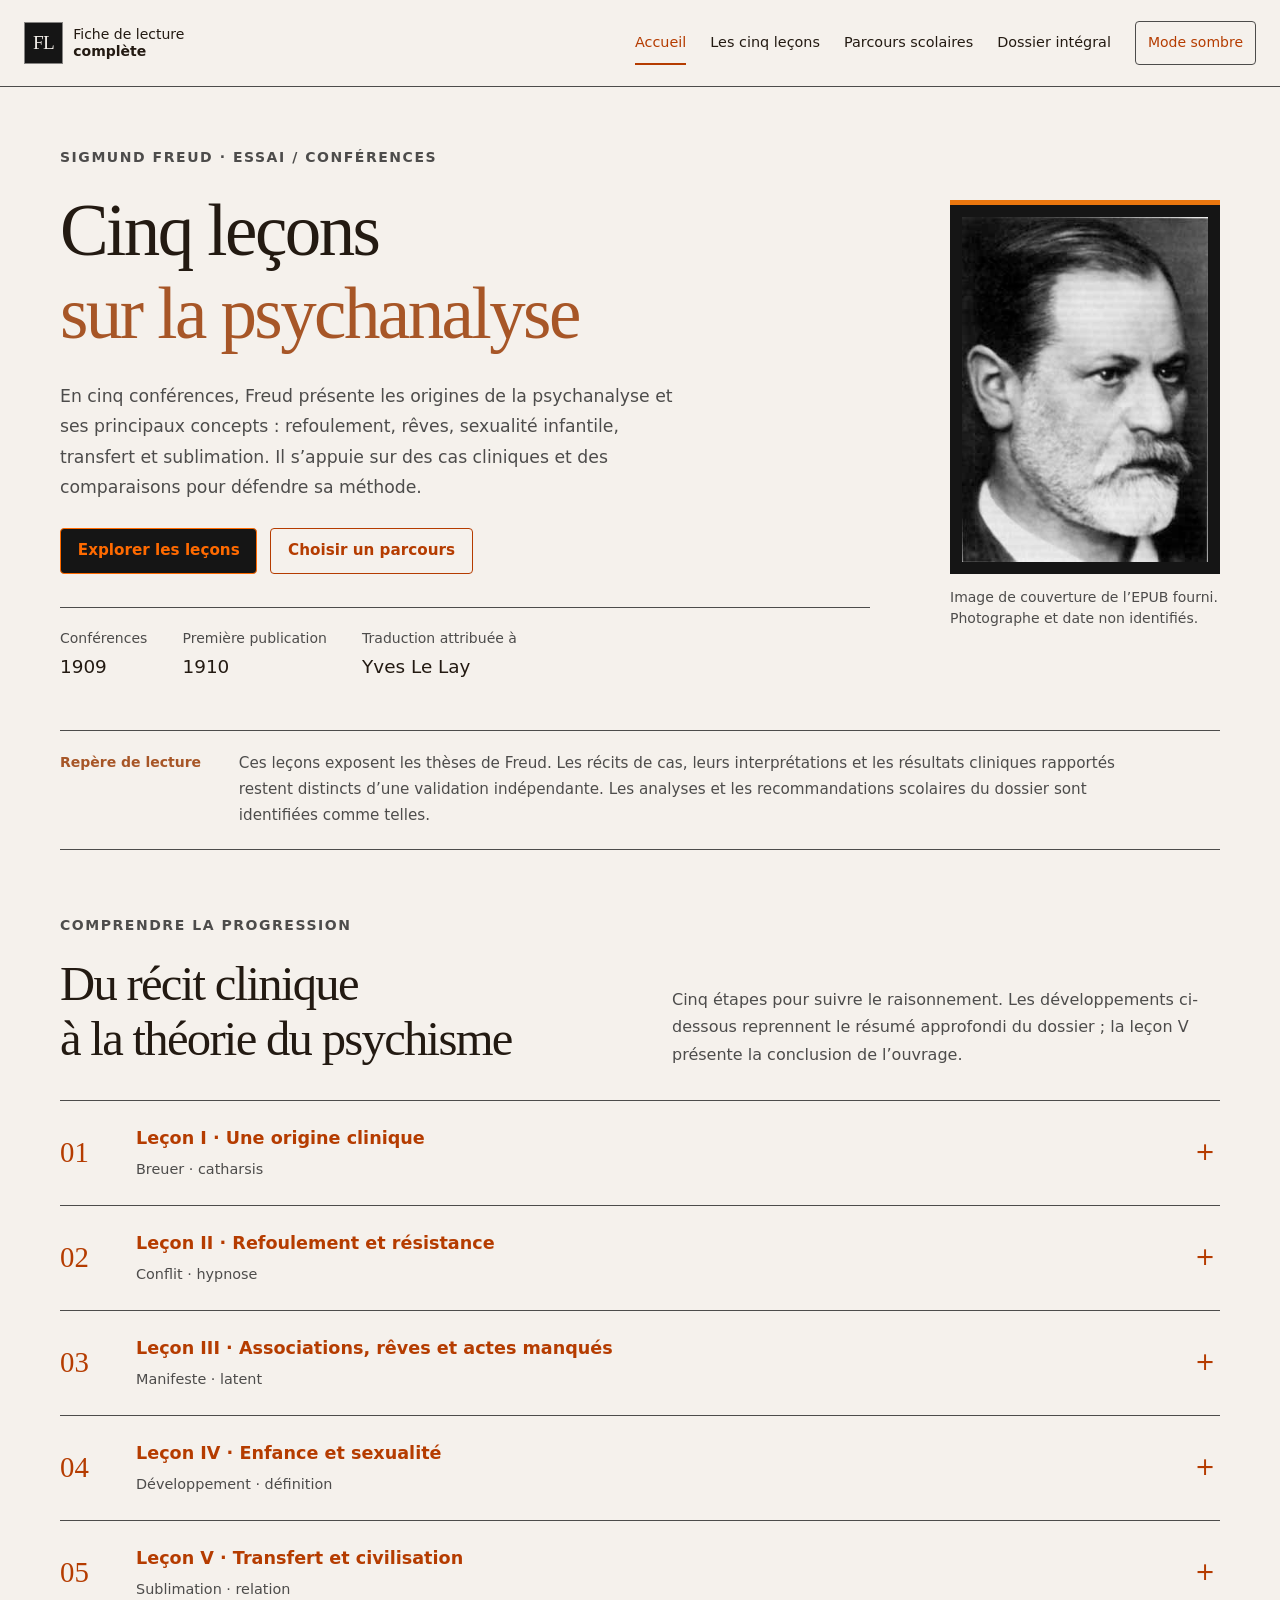
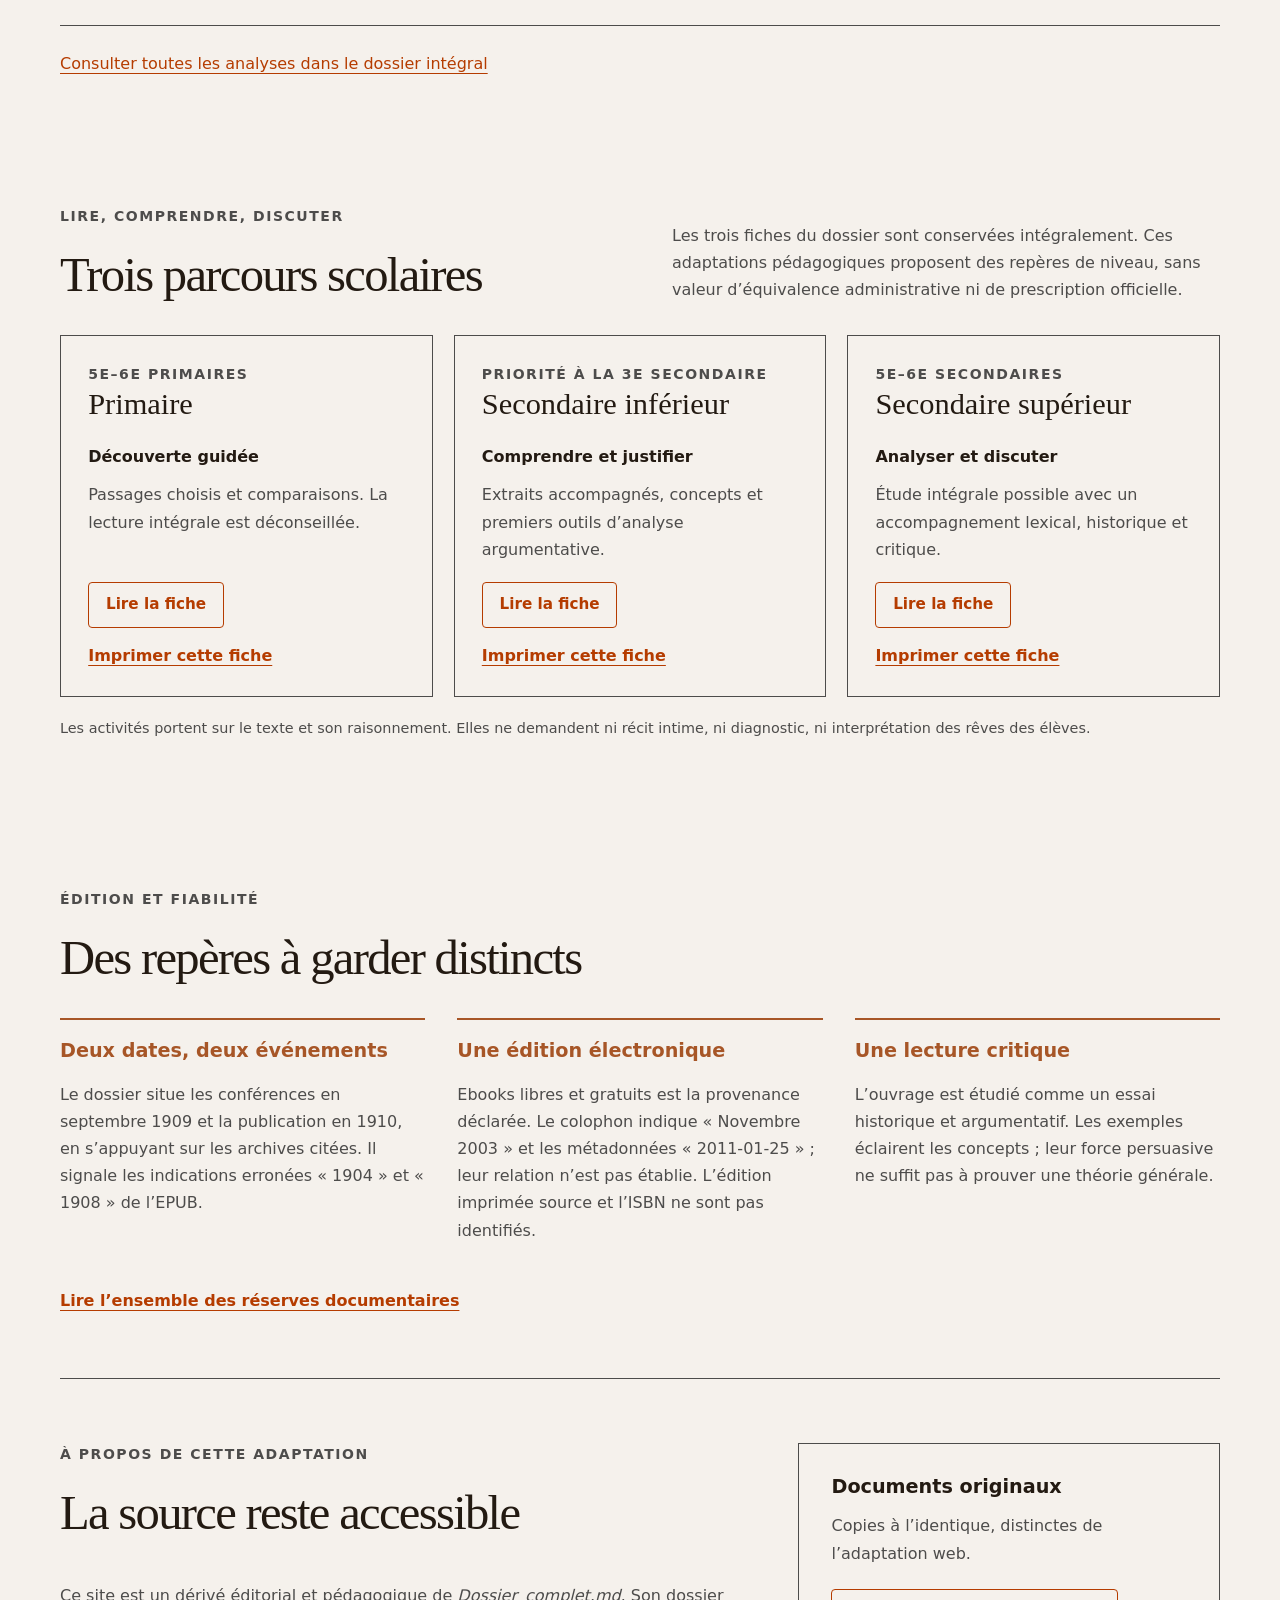
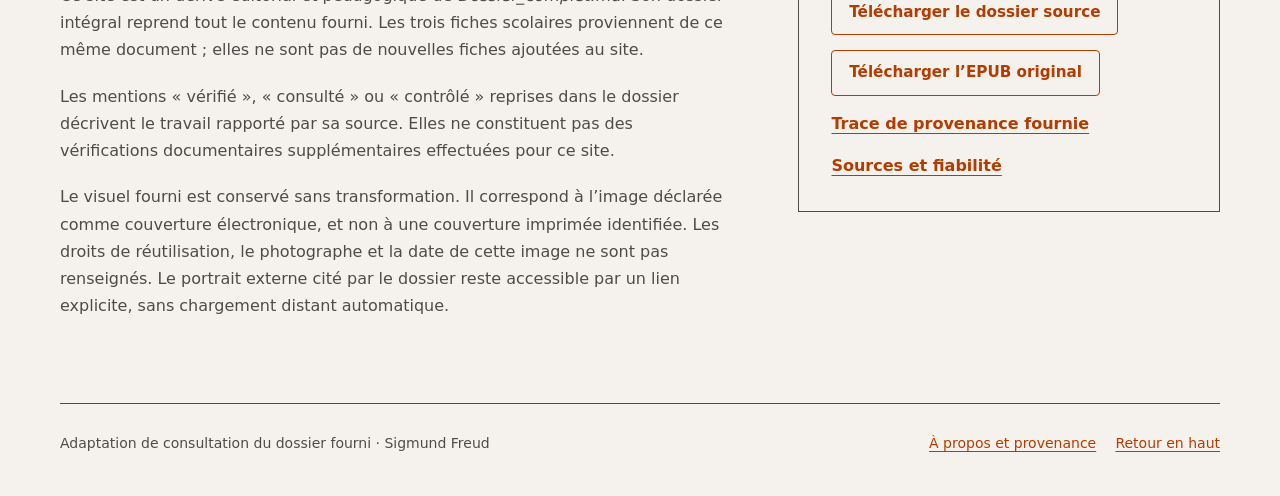
<file: index.html>
<!doctype html><html lang="fr"><head><meta charset="utf-8"><meta name="viewport" content="width=device-width, initial-scale=1"><meta name="color-scheme" content="light dark"><title>Cinq leçons sur la psychanalyse — Fiche de lecture complète</title><meta name="description" content="Cinq leçons sur la psychanalyse de Sigmund Freud : dossier intégral, lecture critique et trois parcours pédagogiques issus du dossier fourni."><link rel="icon" type="image/svg+xml" href="data:image/svg+xml,%3Csvg%20xmlns%3D%22http%3A%2F%2Fwww.w3.org%2F2000%2Fsvg%22%20viewBox%3D%220%200%2032%2032%22%3E%3Crect%20width%3D%2232%22%20height%3D%2232%22%20rx%3D%226%22%20fill%3D%22%23151515%22%2F%3E%3Cpath%20d%3D%22M7%208h8v17H7zM17%208h8v17h-8z%22%20fill%3D%22%23F5F1EC%22%2F%3E%3Cpath%20d%3D%22M16%207v19%22%20stroke%3D%22%23EA770F%22%20stroke-width%3D%222%22%2F%3E%3C%2Fsvg%3E"><script src="assets/theme.js"></script><link rel="stylesheet" href="assets/style.css"><script src="assets/app.js" defer></script></head><body class="" id="haut"><a class="skip" href="#contenu">Aller au contenu</a><header class="site-header"><div class="header-inner"><a class="brand" href="index.html"><span class="brand-mark" aria-hidden="true">FL</span><span>Fiche de lecture<br><strong>complète</strong></span></a><button class="menu-toggle" aria-expanded="false" aria-controls="navigation" hidden>Menu</button><nav id="navigation" aria-label="Navigation principale"><a href="index.html" aria-current="page">Accueil</a><a href="index.html#comprendre" data-section="comprendre">Les cinq leçons</a><a href="index.html#parcours" data-section="parcours" >Parcours scolaires</a><a href="dossier.html" >Dossier intégral</a></nav><button class="theme-toggle" type="button" aria-pressed="false" hidden>Mode sombre</button></div></header><main id="contenu" tabindex="-1"><section class="hero wrap" aria-labelledby="titre"><div class="hero-copy"><p class="eyebrow">Sigmund Freud · Essai / conférences</p><h1 id="titre">Cinq leçons<br><span>sur la psychanalyse</span></h1><p class="hero-lead">En cinq conférences, Freud présente les origines de la psychanalyse et ses principaux concepts : refoulement, rêves, sexualité infantile, transfert et sublimation. Il s’appuie sur des cas cliniques et des comparaisons pour défendre sa méthode.</p><div class="hero-actions"><a class="button primary" href="#comprendre">Explorer les leçons</a><a class="button" href="#parcours">Choisir un parcours</a></div><dl class="repere"><div><dt>Conférences</dt><dd>1909</dd></div><div><dt>Première publication</dt><dd>1910</dd></div><div><dt>Traduction attribuée à</dt><dd>Yves Le Lay</dd></div></dl></div><figure class="hero-figure"><div class="portrait-frame"><img src="assets/couverture_epub_originale.jpg" width="300" height="421" alt="Portrait en noir et blanc de Sigmund Freud, image déclarée comme couverture dans l’EPUB fourni."></div><figcaption>Image de couverture de l’EPUB fourni.<br>Photographe et date non identifiés.</figcaption></figure></section>
<section class="reading-note wrap"><span class="note-label">Repère de lecture</span><p>Ces leçons exposent les thèses de Freud. Les récits de cas, leurs interprétations et les résultats cliniques rapportés restent distincts d’une validation indépendante. Les analyses et les recommandations scolaires du dossier sont identifiées comme telles.</p></section>
<section id="comprendre" class="section wrap"><div class="section-heading"><div><p class="eyebrow">Comprendre la progression</p><h2>Du récit clinique<br>à la théorie du psychisme</h2></div><p>Cinq étapes pour suivre le raisonnement. Les développements ci-dessous reprennent le résumé approfondi du dossier ; la leçon V présente la conclusion de l’ouvrage.</p></div><div class="lesson-list"><details class="lesson"><summary><span class="lesson-number" aria-hidden="true">01</span><span><strong>Leçon I · Une origine clinique</strong><span class="lesson-tag">Breuer · catharsis</span></span><span class="expand" aria-hidden="true">+</span></summary><div class="lesson-content prose"><p><strong>Première leçon : une origine clinique et un récit fondateur.</strong> Freud ouvre par un hommage à Breuer. La patiente souffre de troubles variés ; il rapporte que le récit de certaines scènes, sous hypnose et avec expression des affects, fait disparaître des symptômes. Le cas du refus de boire, rattaché au souvenir du chien buvant dans un verre, sert de démonstration narrative. La comparaison des monuments londoniens présente ensuite le symptôme comme trace commémorative. Freud reconnaît que l’explication initiale par les états hypnoïdes reste insuffisante et a été abandonnée.</p>
</div></details><details class="lesson"><summary><span class="lesson-number" aria-hidden="true">02</span><span><strong>Leçon II · Refoulement et résistance</strong><span class="lesson-tag">Conflit · hypnose</span></span><span class="expand" aria-hidden="true">+</span></summary><div class="lesson-content prose"><p><strong>Deuxième leçon : d’une difficulté technique à un modèle dynamique.</strong> Freud expose les limites pratiques de l’hypnose et relate un procédé d’insistance destiné à retrouver des souvenirs chez des patients éveillés. L’effort rencontré devient pour lui l’indice d’une résistance ; cette résistance lui permet de reconstruire un refoulement antérieur. Il oppose son explication par un conflit de forces à celle qu’il attribue à Janet. La scène de la jeune femme auprès de sa sœur morte exemplifie l’opposition entre désir et exigence morale. Le symptôme est présenté comme le substitut déformé d’une représentation refoulée.</p>
</div></details><details class="lesson"><summary><span class="lesson-number" aria-hidden="true">03</span><span><strong>Leçon III · Associations, rêves et actes manqués</strong><span class="lesson-tag">Manifeste · latent</span></span><span class="expand" aria-hidden="true">+</span></summary><div class="lesson-content prose"><p><strong>Troisième leçon : révision et élargissement des moyens d’accès.</strong> Freud rectifie d’abord une présentation trop simple : ce qui surgit spontanément ne correspond pas toujours directement au souvenir recherché. Le déterminisme psychique justifie cependant, dans son raisonnement, l’exploitation des associations. Le mot d’esprit sert d’analogie pour une expression indirecte ; l’analyse des rêves oppose contenu manifeste et pensées latentes, puis présente condensation et déplacement. L’examen des actes manqués étend la méthode à la vie ordinaire. Freud attribue enfin une partie de l’opposition à sa théorie aux résistances de ses adversaires.</p>
</div></details><details class="lesson"><summary><span class="lesson-number" aria-hidden="true">04</span><span><strong>Leçon IV · Enfance et sexualité</strong><span class="lesson-tag">Développement · définition</span></span><span class="expand" aria-hidden="true">+</span></summary><div class="lesson-content prose"><p><strong>Quatrième leçon : centralité du sexuel et reconstruction de l’enfance.</strong> Freud défend l’importance des composantes sexuelles dans les névroses. Il élargit le sens du mot « sexualité » à des recherches de plaisir qui ne se réduisent pas à la reproduction. Il expose un développement par composantes, fixations et refoulements, puis interprète les liens familiaux en s’appuyant notamment sur <em>Œdipe</em> et <em>Hamlet</em>. Le conflit porte aussi sur les catégories elles-mêmes : ses interlocuteurs contestent ce qu’il accepte de nommer sexuel.</p>
</div></details><details class="lesson"><summary><span class="lesson-number" aria-hidden="true">05</span><span><strong>Leçon V · Transfert et civilisation</strong><span class="lesson-tag">Sublimation · relation</span></span><span class="expand" aria-hidden="true">+</span></summary><div class="lesson-content prose"><p><strong>Cinquième leçon : relation thérapeutique et civilisation.</strong> La névrose est pensée comme une fuite hors d’une réalité insatisfaisante, avec retour à des formes antérieures du désir. L’art est présenté comme une possibilité de donner une forme partageable aux fantaisies. Le transfert fait revivre dans la relation au médecin des affects que Freud rattache au passé. La fin envisage des issues aux désirs : examen conscient et maîtrise, sublimation, satisfaction possible de certains désirs. La liste est présentée de façon un peu sinueuse dans cette traduction, car rétablissement d’une fonction et sublimation sont développés entre ses repères de numérotation. Il ne faut pas transformer cette fin en opposition simpliste entre réprimer tout désir et satisfaire tout désir.</p>
</div></details></div><p class="section-link"><a href="dossier.html">Consulter toutes les analyses dans le dossier intégral</a></p></section>
<section id="parcours" class="section wrap"><div class="section-heading"><div><p class="eyebrow">Lire, comprendre, discuter</p><h2>Trois parcours scolaires</h2></div><p>Les trois fiches du dossier sont conservées intégralement. Ces adaptations pédagogiques proposent des repères de niveau, sans valeur d’équivalence administrative ni de prescription officielle.</p></div><div class="path-grid"><article class="path-card"><span class="eyebrow">5e–6e primaires</span><h3>Primaire</h3><p class="path-purpose">Découverte guidée</p><p>Passages choisis et comparaisons. La lecture intégrale est déconseillée.</p><div class="card-actions"><a class="button" href="primaire.html">Lire la fiche</a><a class="text-link" href="imprimer-primaire.html">Imprimer cette fiche</a></div></article><article class="path-card"><span class="eyebrow">Priorité à la 3e secondaire</span><h3>Secondaire inférieur</h3><p class="path-purpose">Comprendre et justifier</p><p>Extraits accompagnés, concepts et premiers outils d’analyse argumentative.</p><div class="card-actions"><a class="button" href="secondaire-inferieur.html">Lire la fiche</a><a class="text-link" href="imprimer-secondaire-inferieur.html">Imprimer cette fiche</a></div></article><article class="path-card"><span class="eyebrow">5e–6e secondaires</span><h3>Secondaire supérieur</h3><p class="path-purpose">Analyser et discuter</p><p>Étude intégrale possible avec un accompagnement lexical, historique et critique.</p><div class="card-actions"><a class="button" href="secondaire-superieur.html">Lire la fiche</a><a class="text-link" href="imprimer-secondaire-superieur.html">Imprimer cette fiche</a></div></article></div><p class="small">Les activités portent sur le texte et son raisonnement. Elles ne demandent ni récit intime, ni diagnostic, ni interprétation des rêves des élèves.</p></section>
<section id="reperes" class="section wrap"><div class="section-heading"><div><p class="eyebrow">Édition et fiabilité</p><h2>Des repères à garder distincts</h2></div></div><div class="reference-grid"><article><h3>Deux dates, deux événements</h3><p>Le dossier situe les conférences en septembre 1909 et la publication en 1910, en s’appuyant sur les archives citées. Il signale les indications erronées « 1904 » et « 1908 » de l’EPUB.</p></article><article><h3>Une édition électronique</h3><p>Ebooks libres et gratuits est la provenance déclarée. Le colophon indique « Novembre 2003 » et les métadonnées « 2011-01-25 » ; leur relation n’est pas établie. L’édition imprimée source et l’ISBN ne sont pas identifiés.</p></article><article><h3>Une lecture critique</h3><p>L’ouvrage est étudié comme un essai historique et argumentatif. Les exemples éclairent les concepts ; leur force persuasive ne suffit pas à prouver une théorie générale.</p></article></div><a class="text-link" href="dossier.html#incertitudes-et-contradictions">Lire l’ensemble des réserves documentaires</a></section>
<section id="a-propos" class="section wrap about"><div><p class="eyebrow">À propos de cette adaptation</p><h2>La source reste accessible</h2><p>Ce site est un dérivé éditorial et pédagogique de <em>Dossier_complet.md</em>. Son dossier intégral reprend tout le contenu fourni. Les trois fiches scolaires proviennent de ce même document ; elles ne sont pas de nouvelles fiches ajoutées au site.</p><p>Les mentions « vérifié », « consulté » ou « contrôlé » reprises dans le dossier décrivent le travail rapporté par sa source. Elles ne constituent pas des vérifications documentaires supplémentaires effectuées pour ce site.</p><p>Le visuel fourni est conservé sans transformation. Il correspond à l’image déclarée comme couverture électronique, et non à une couverture imprimée identifiée. Les droits de réutilisation, le photographe et la date de cette image ne sont pas renseignés. Le portrait externe cité par le dossier reste accessible par un lien explicite, sans chargement distant automatique.</p></div><aside class="download-panel"><h3>Documents originaux</h3><p>Copies à l’identique, distinctes de l’adaptation web.</p><a class="button" href="originaux/Dossier_complet.md" download>Télécharger le dossier source</a><a class="button" href="originaux/Cinq%20lecons%20Sur%20la%20Psychanalyse%20-%20Sigmund%20FREUD.epub" download>Télécharger l’EPUB original</a><a class="text-link" href="originaux/provenance.json" download>Trace de provenance fournie</a><a class="text-link" href="dossier.html#partie-6-sources-et-fiabilite">Sources et fiabilité</a></aside></section></main><footer class="site-footer"><p>Adaptation de consultation du dossier fourni · Sigmund Freud</p><div><a href="index.html#a-propos">À propos et provenance</a><a href="#haut">Retour en haut</a></div></footer></body></html>
</file>
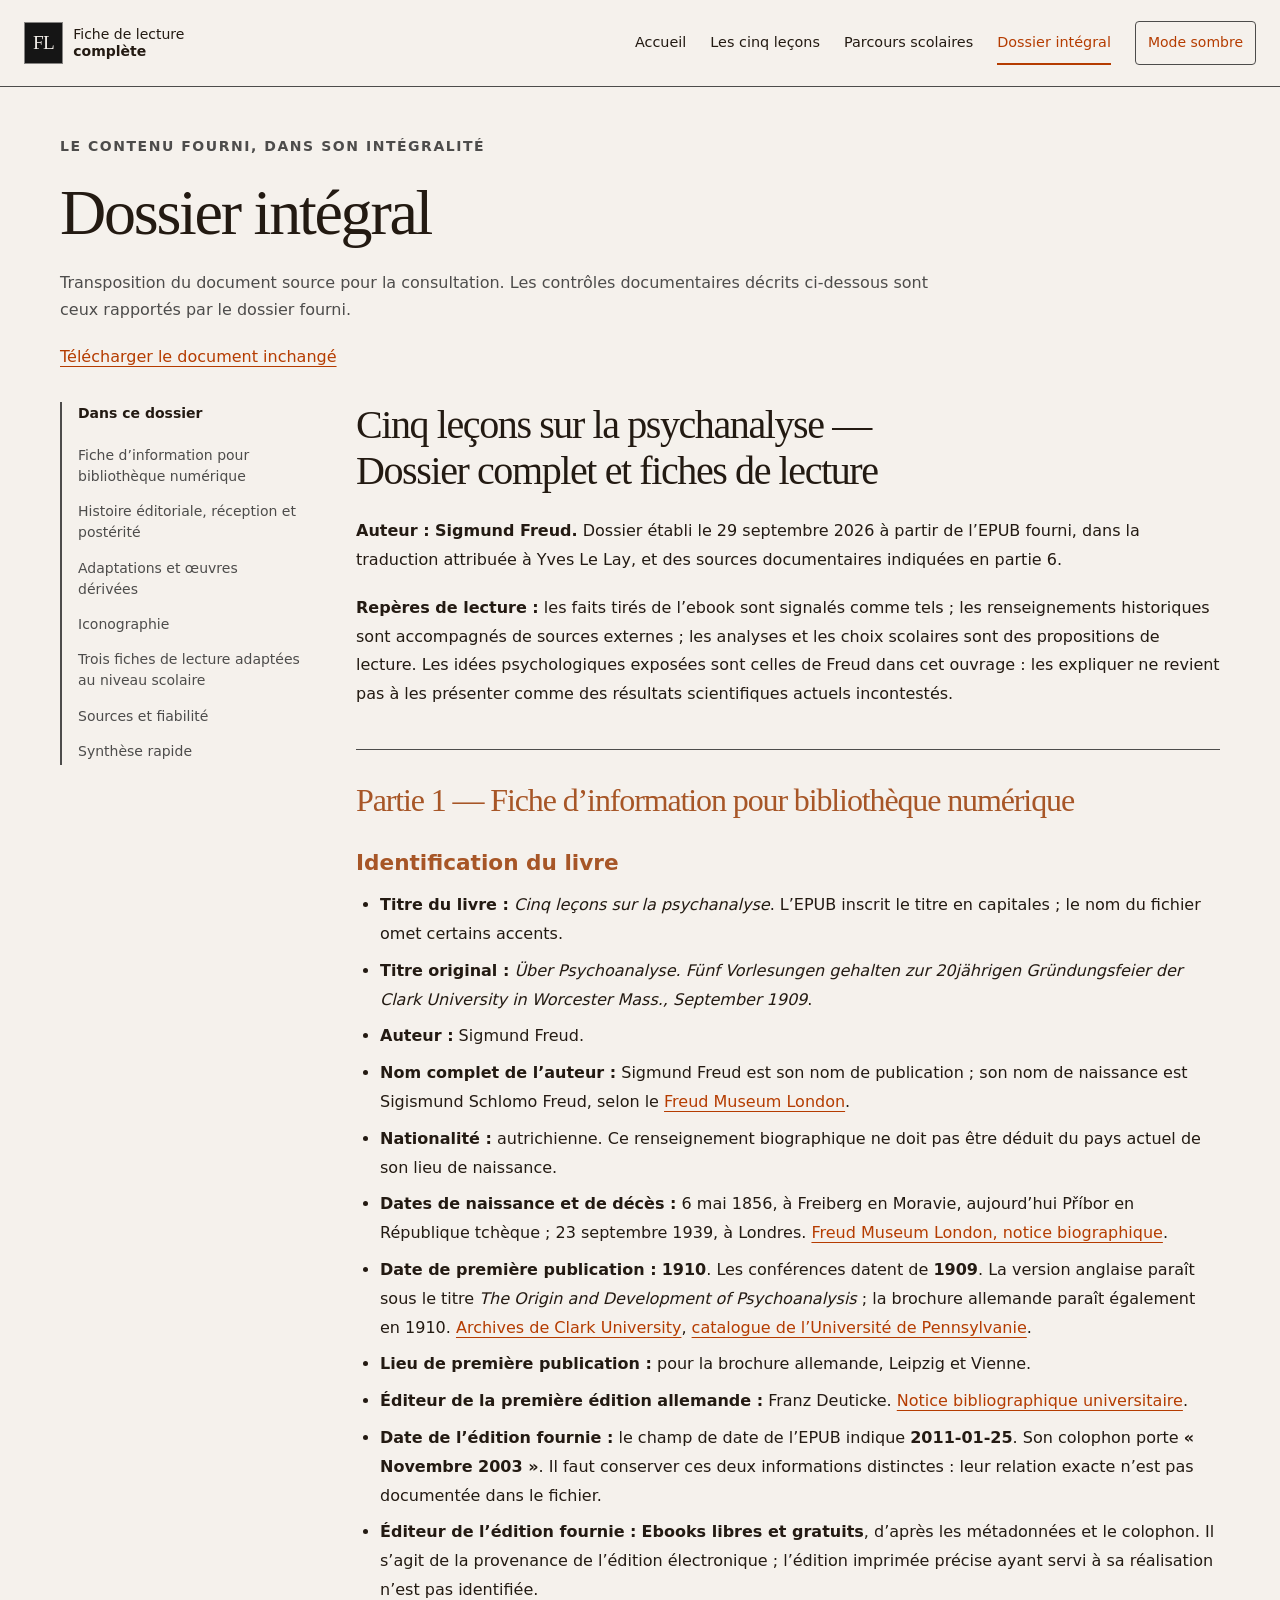
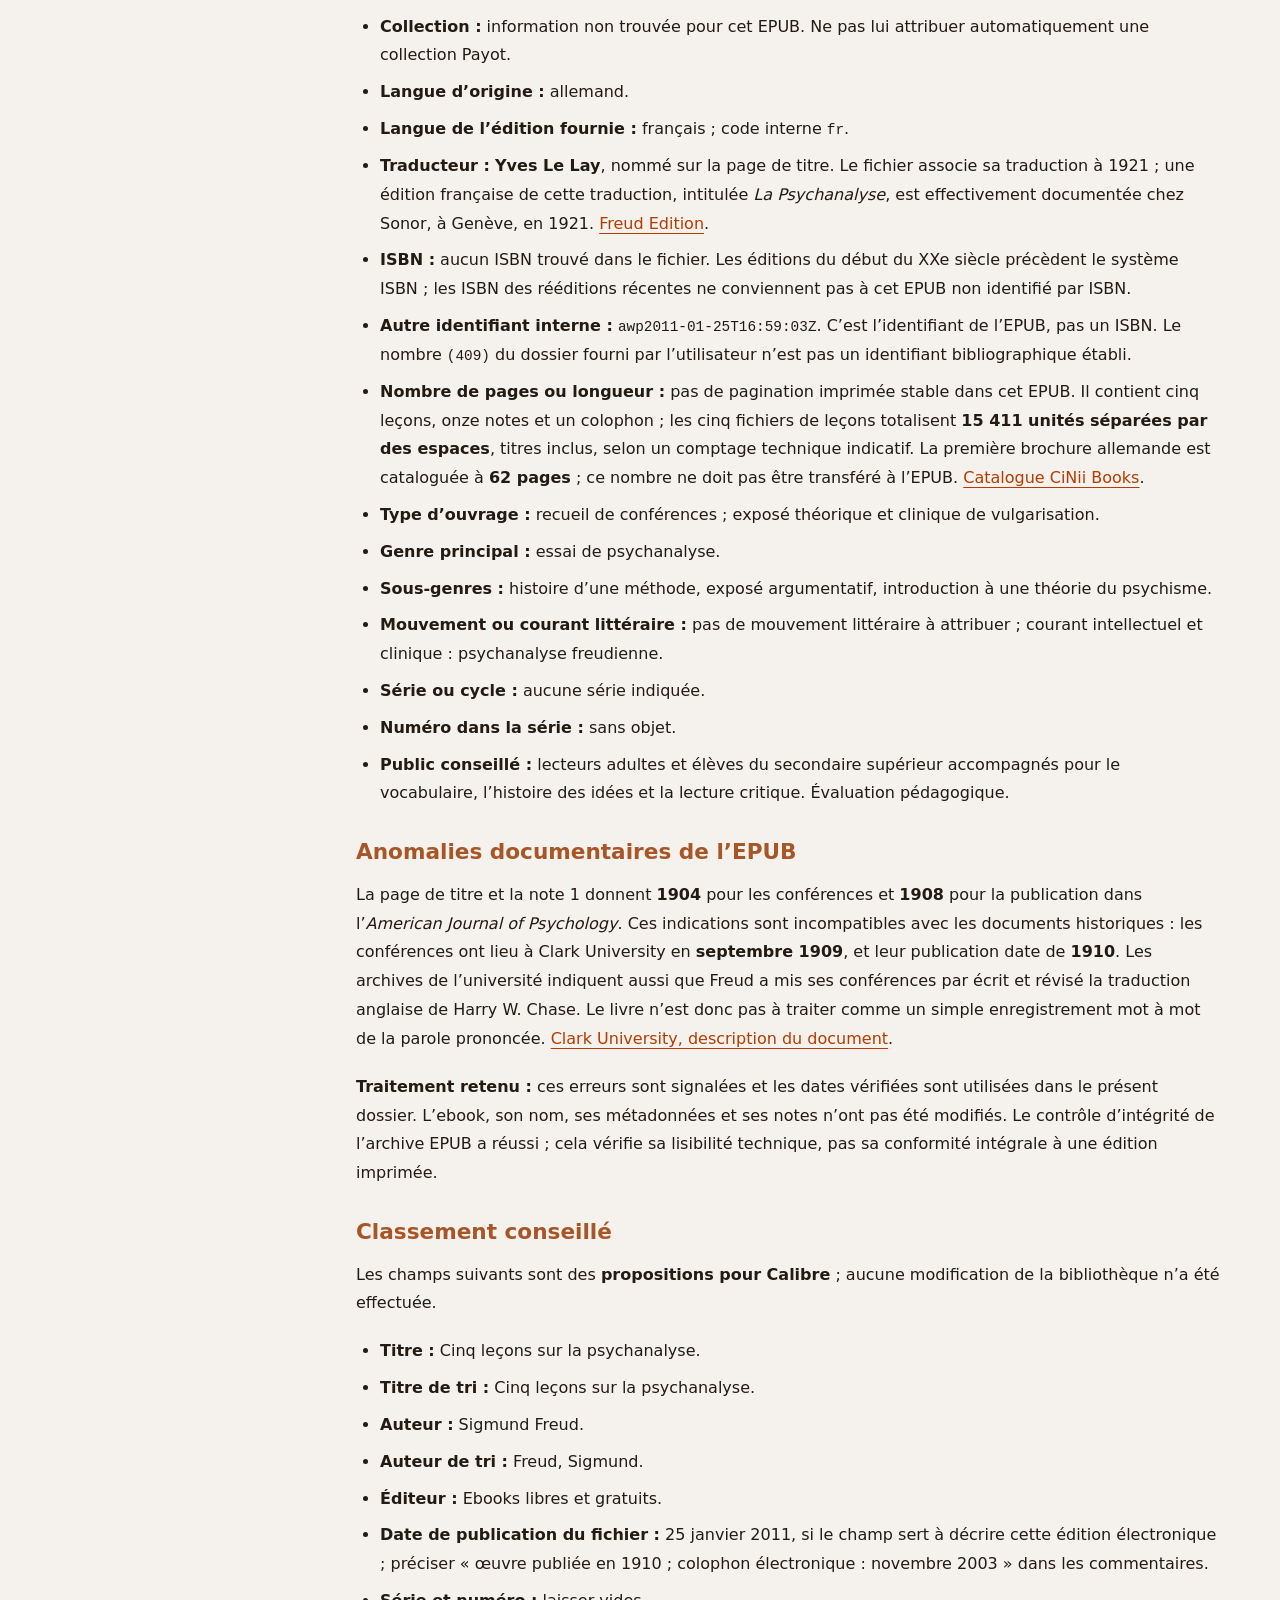
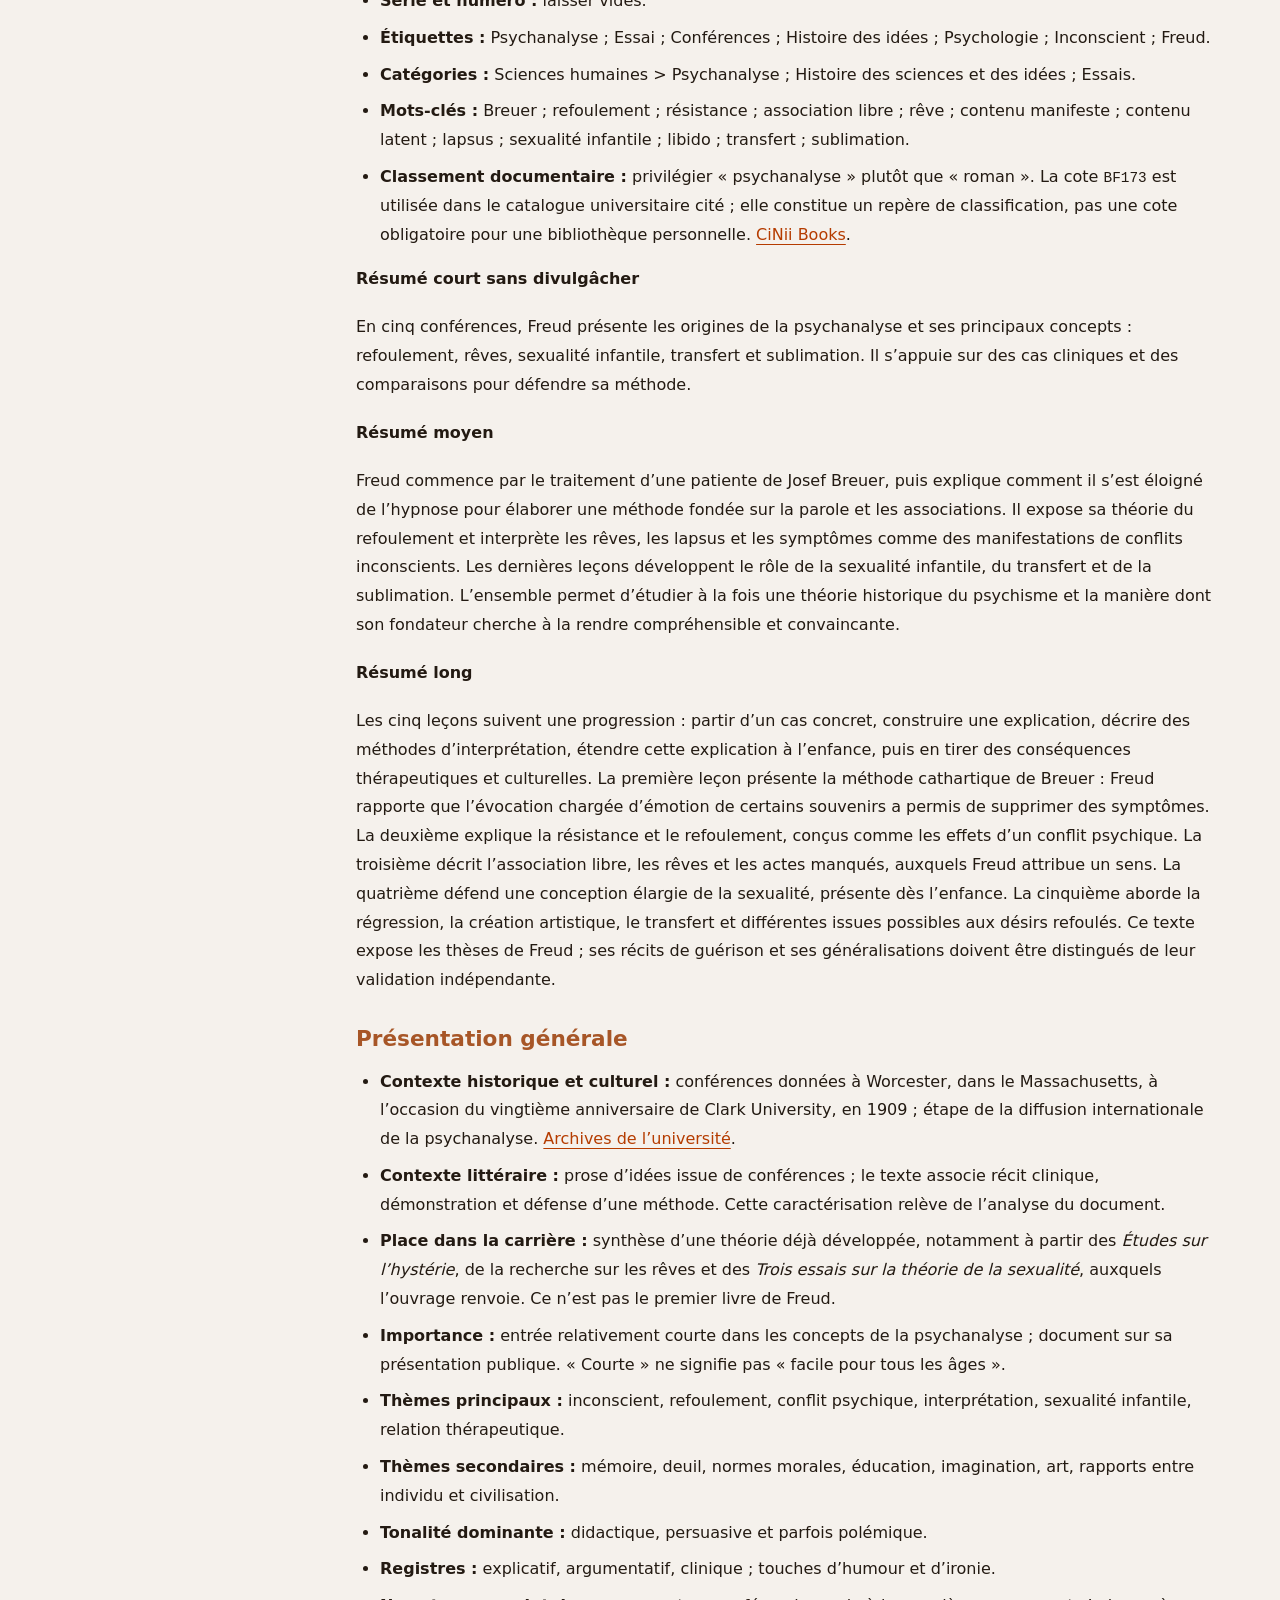
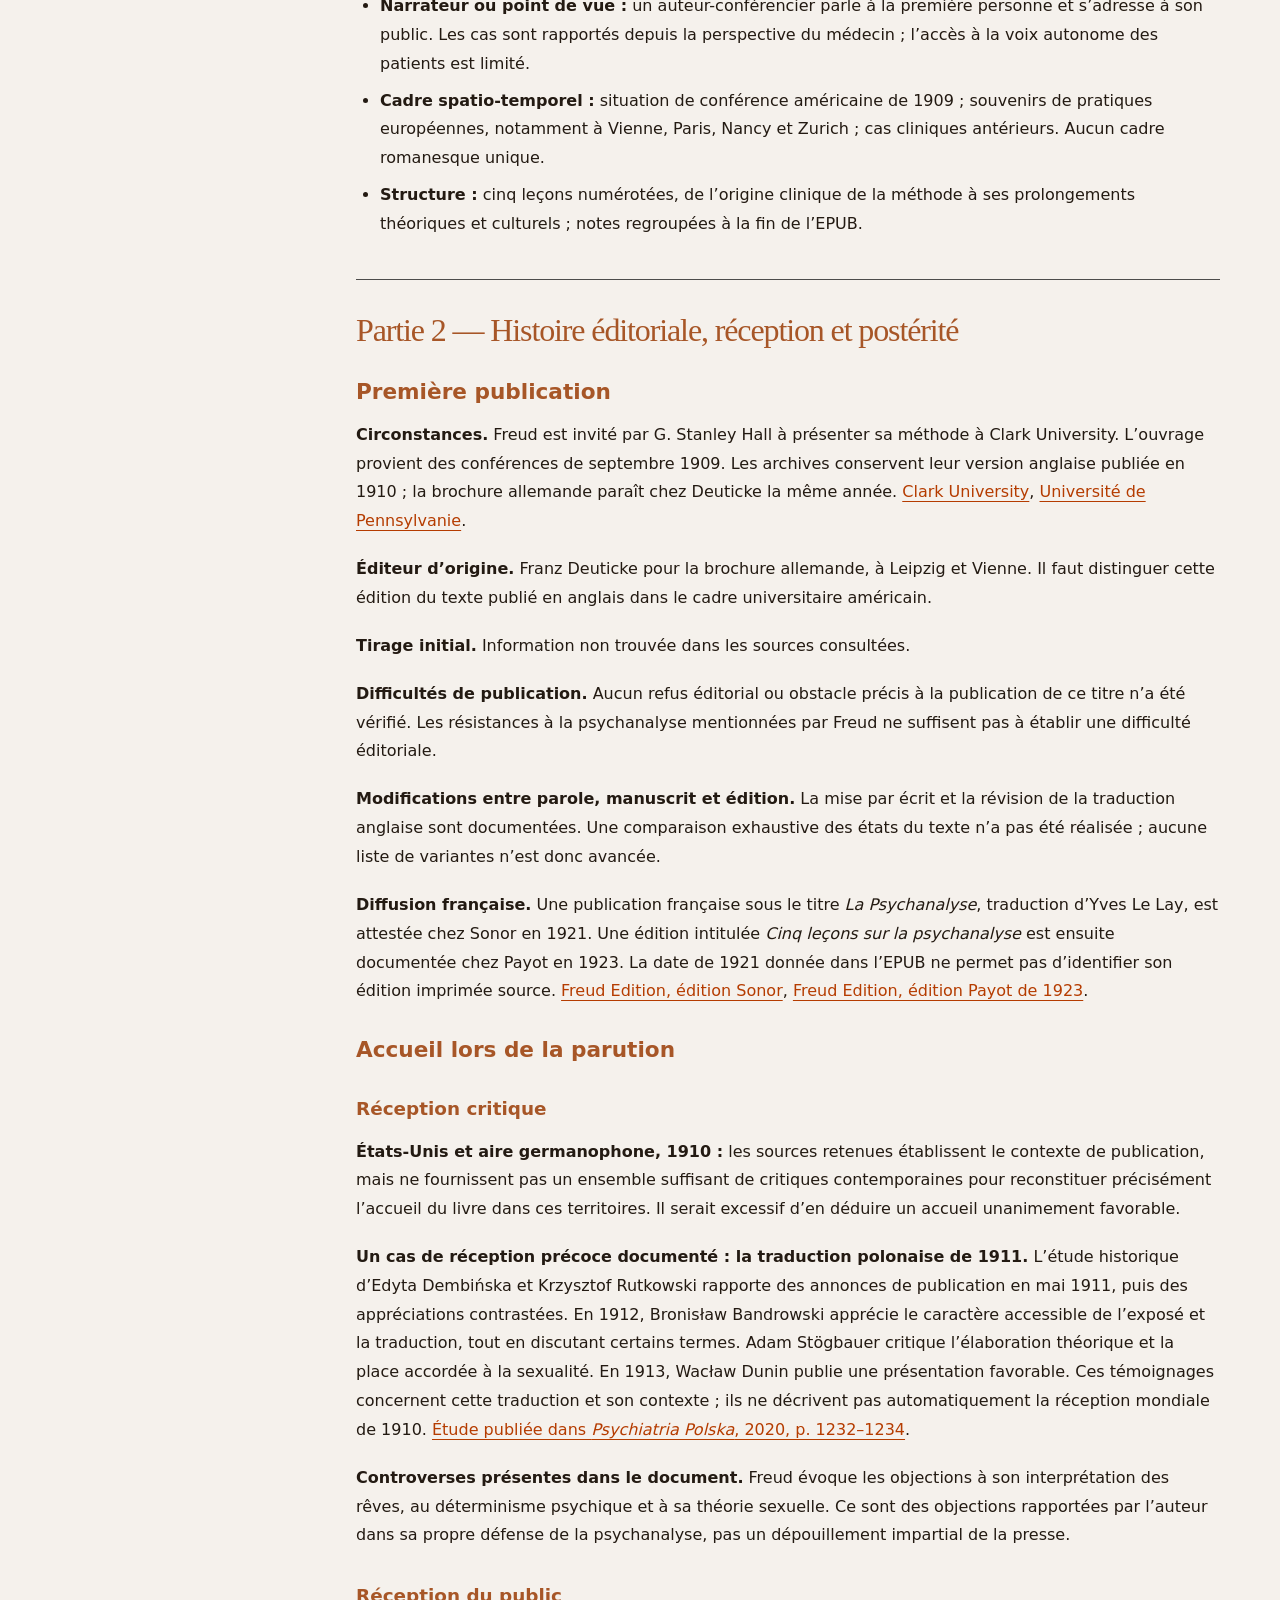
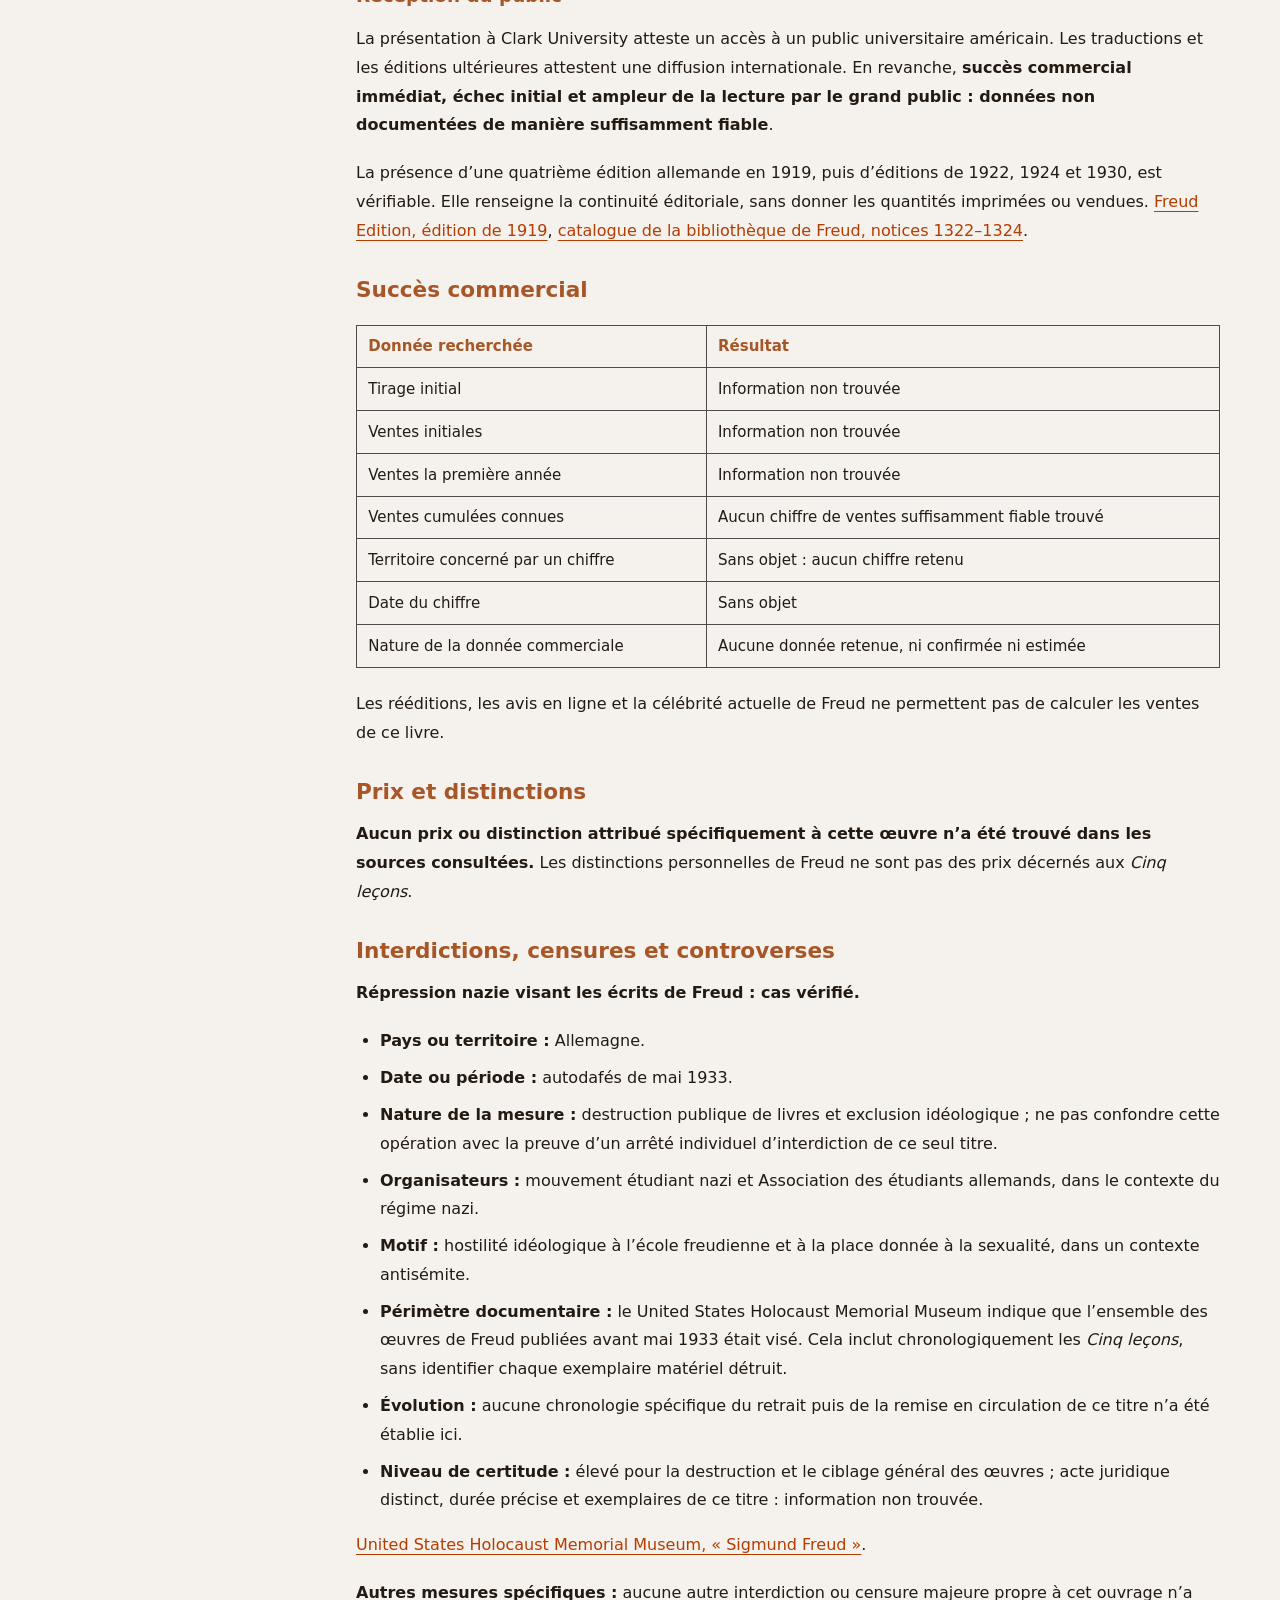
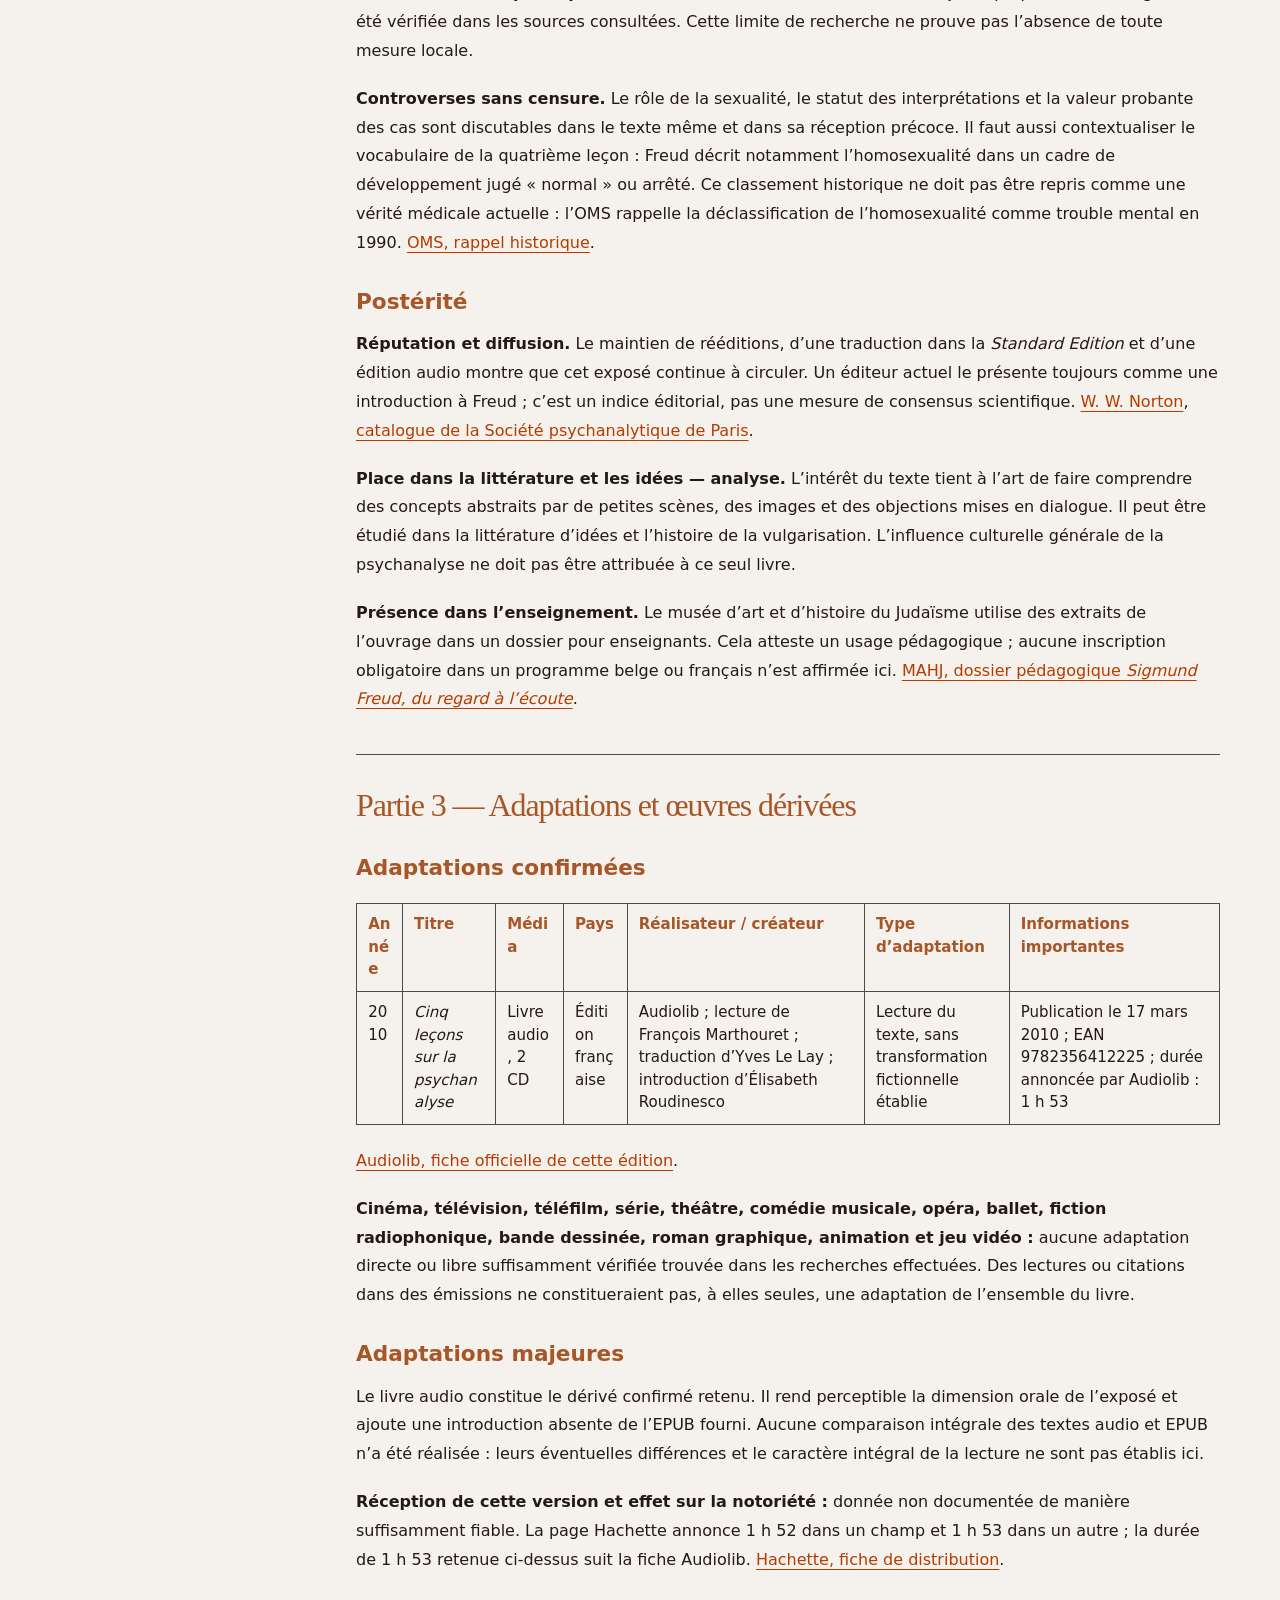
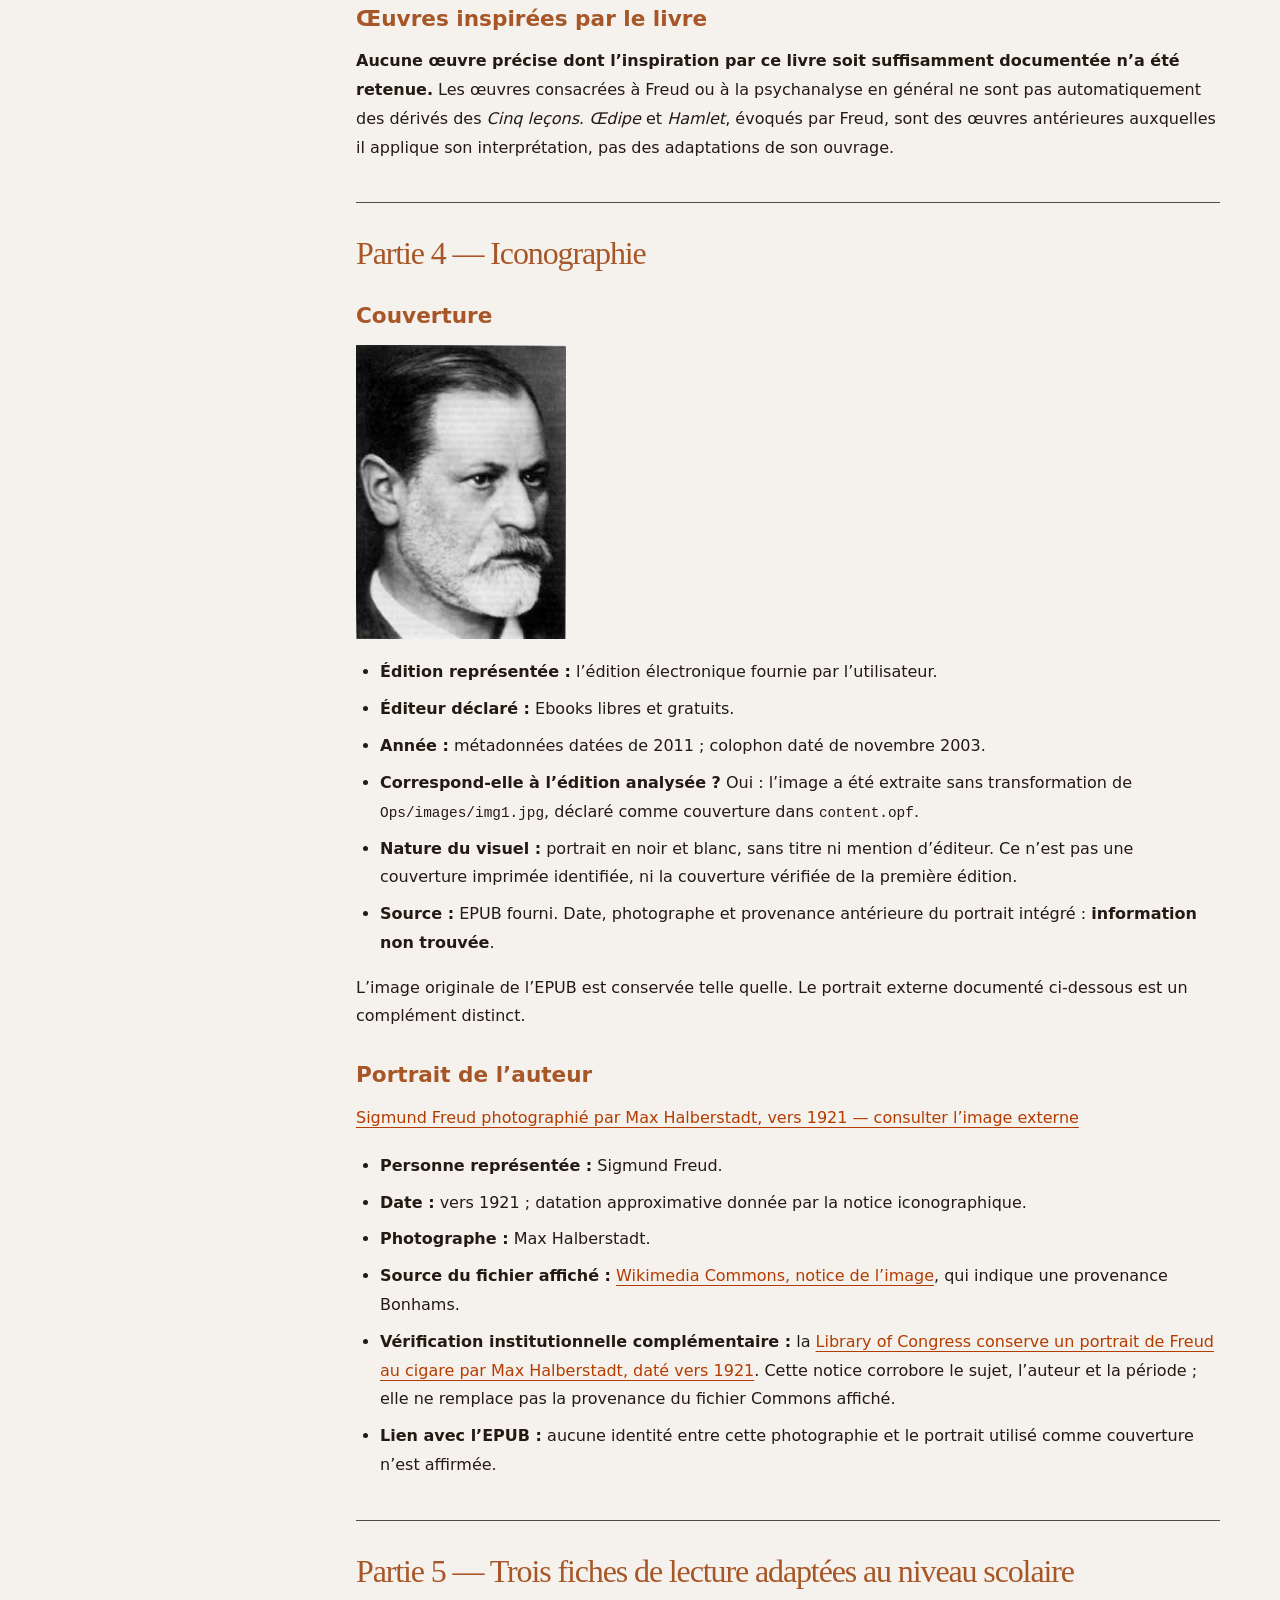
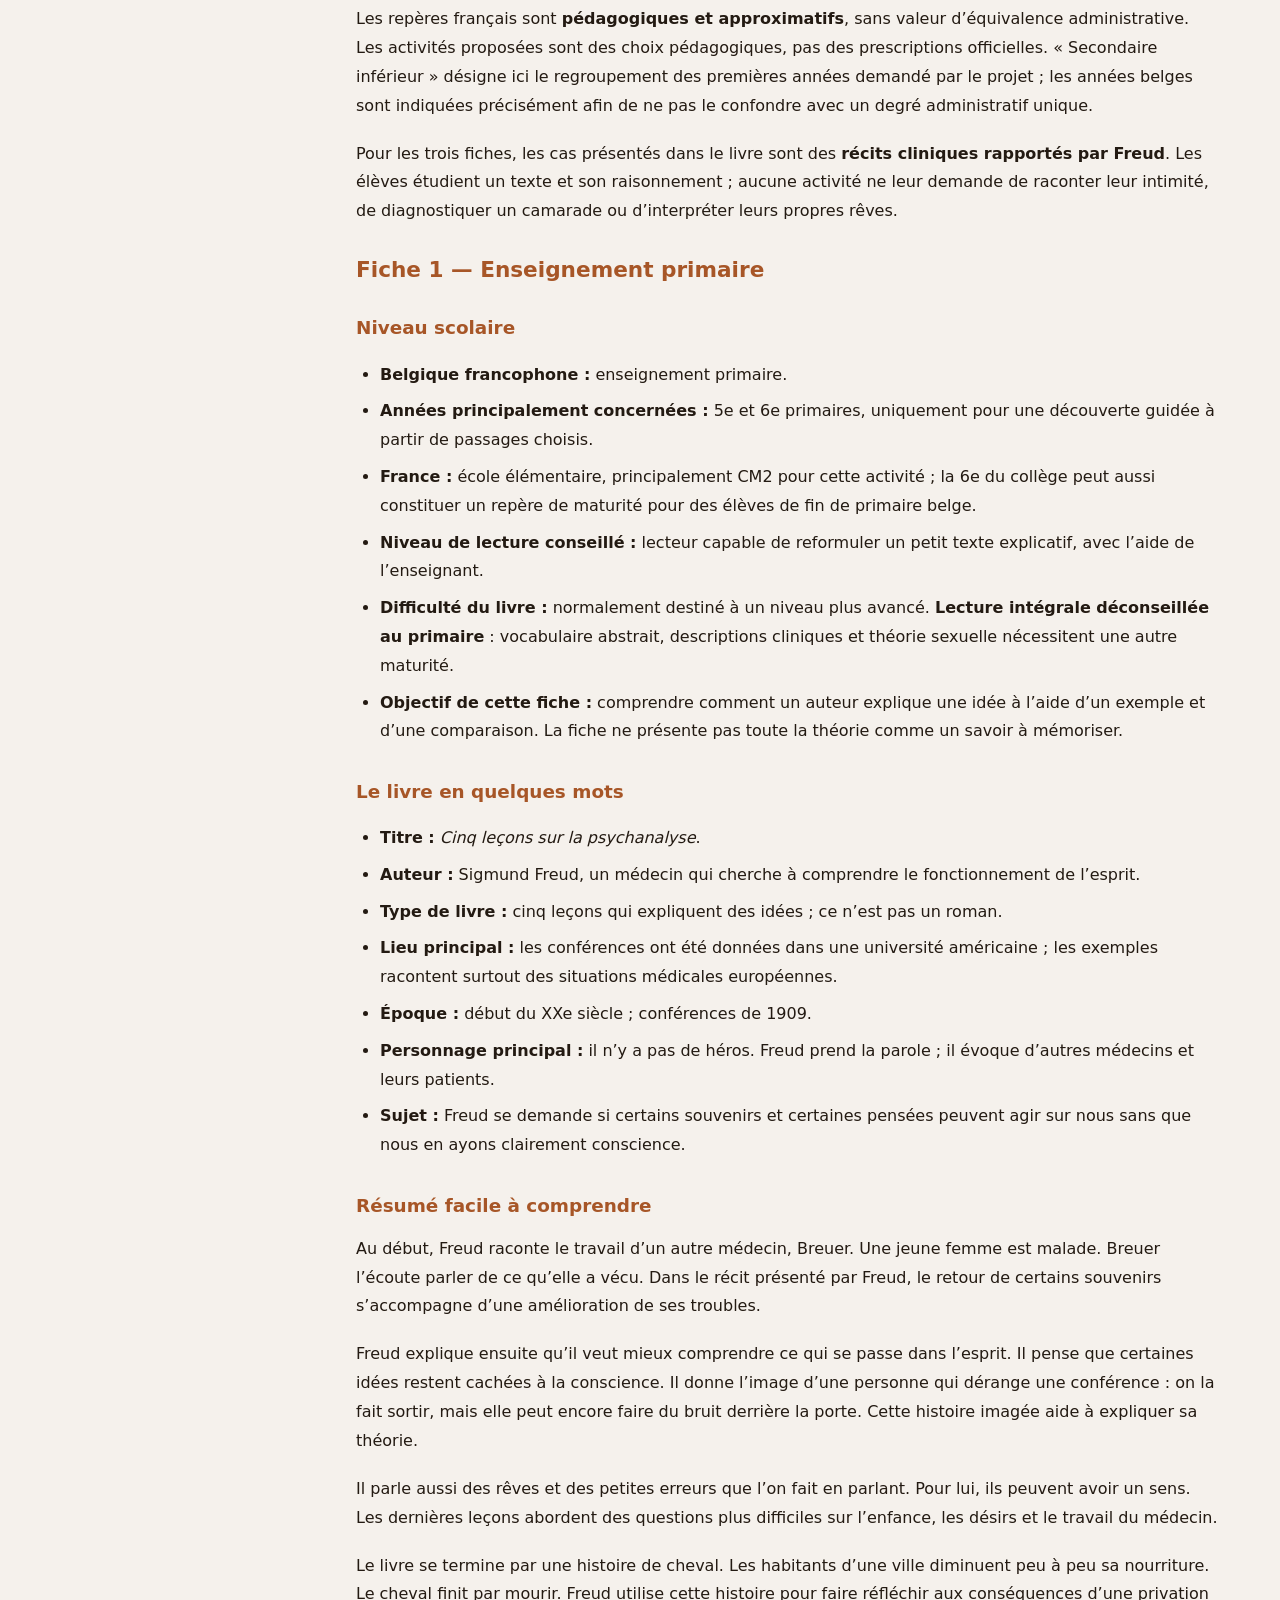
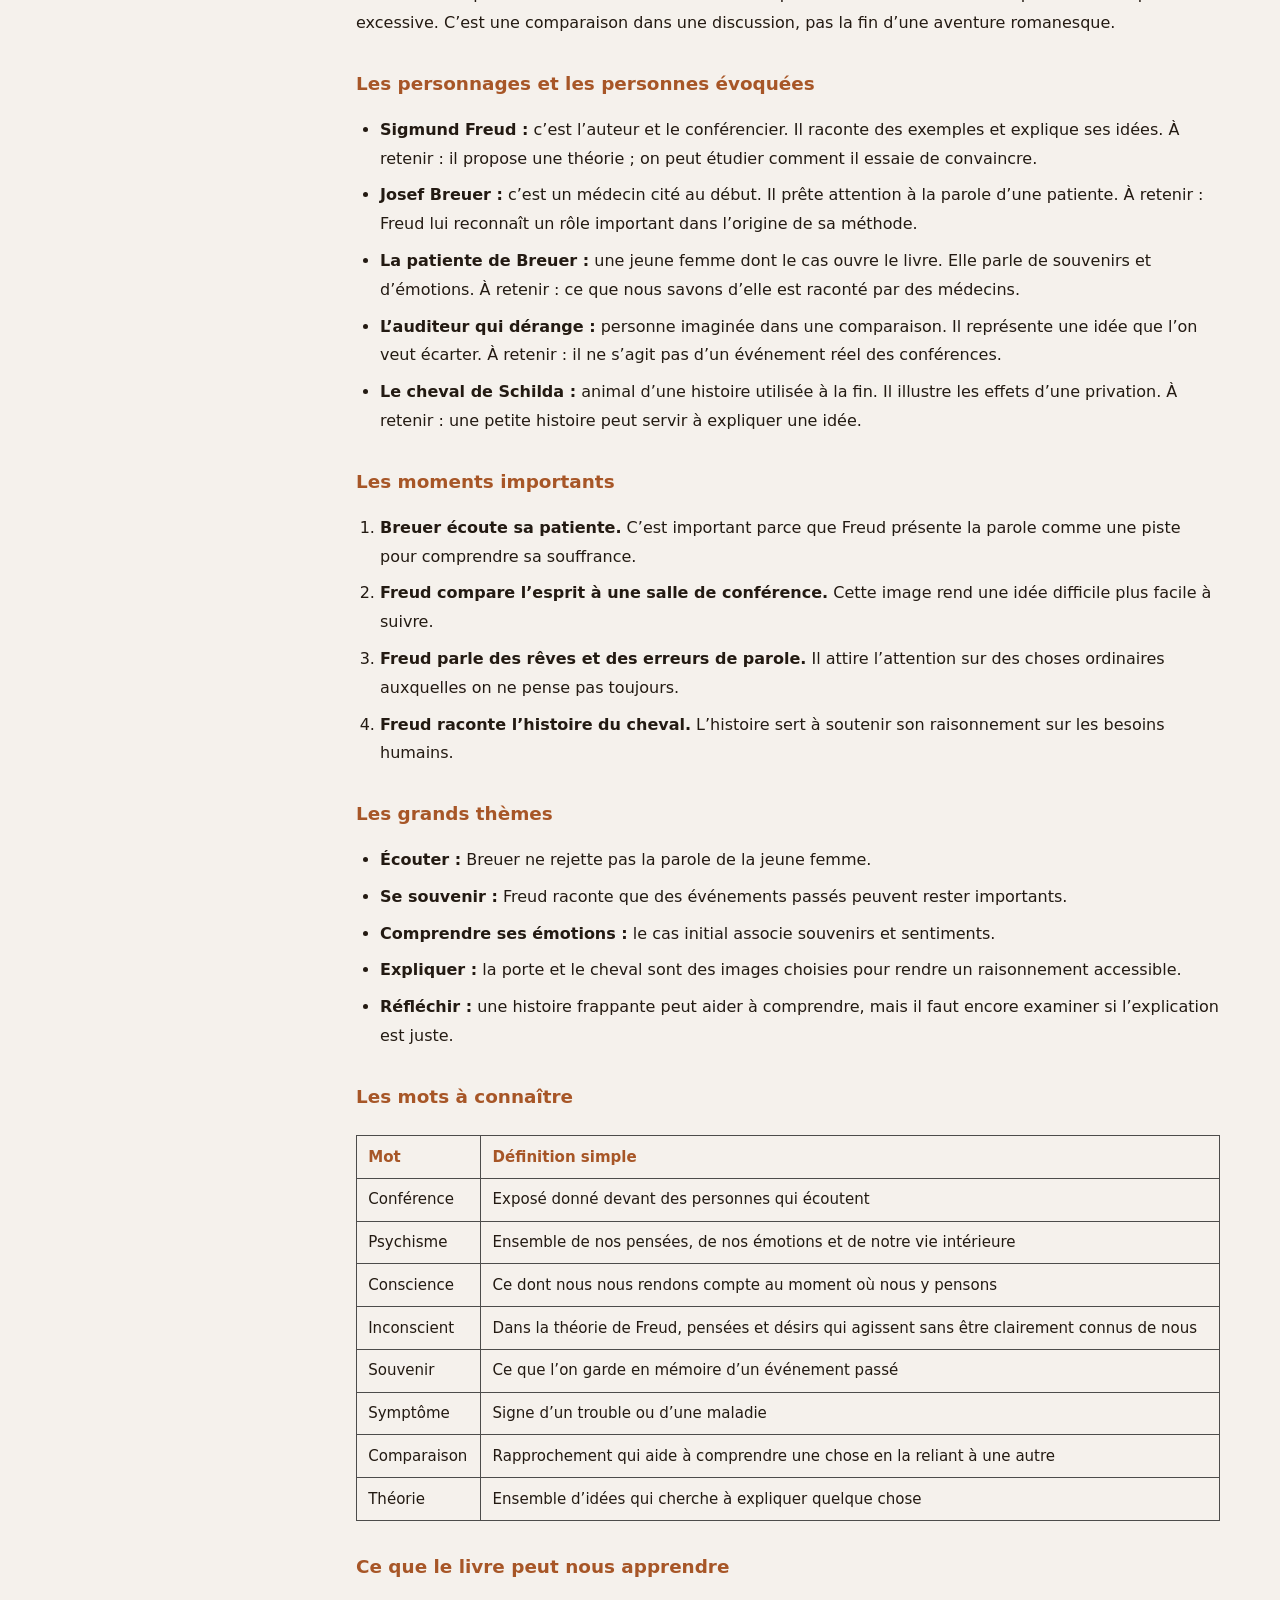
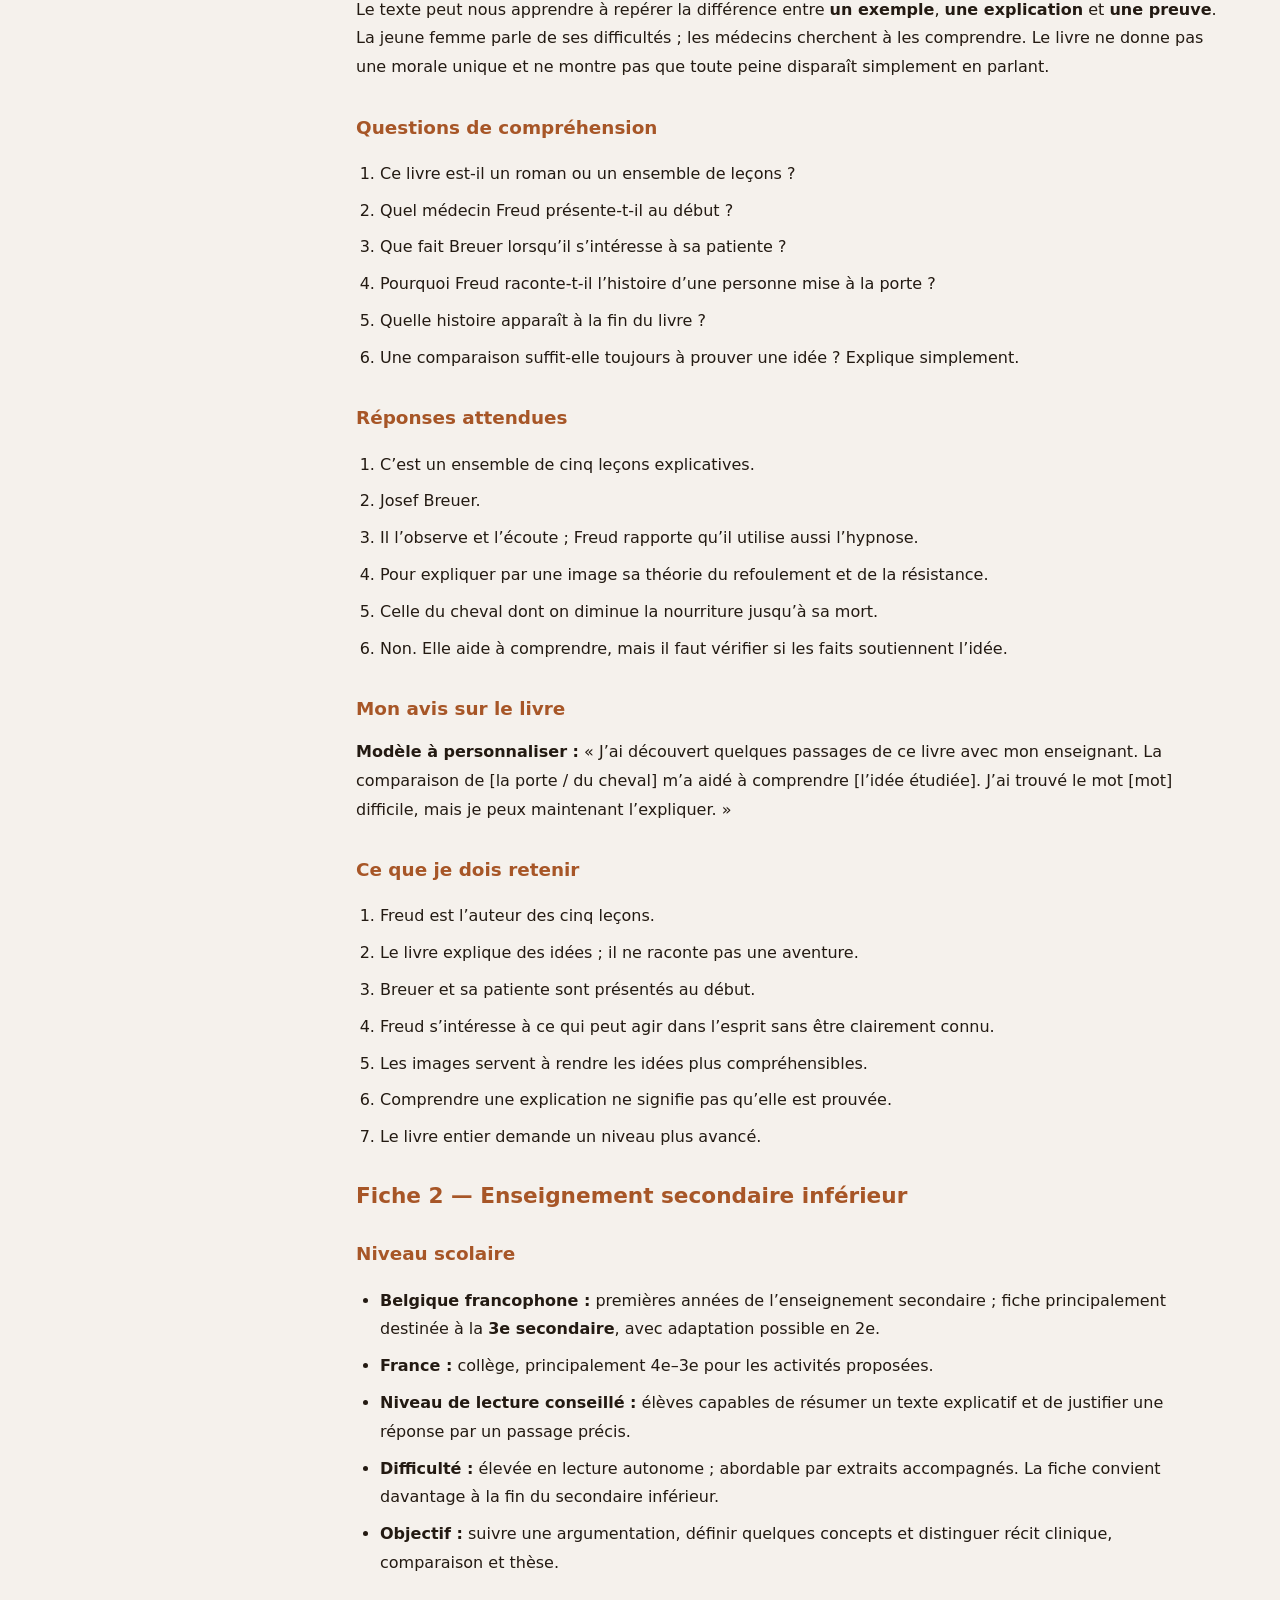
<file: dossier.html>
<!doctype html><html lang="fr"><head><meta charset="utf-8"><meta name="viewport" content="width=device-width, initial-scale=1"><meta name="color-scheme" content="light dark"><title>Dossier intégral — Fiche de lecture complète</title><meta name="description" content="Cinq leçons sur la psychanalyse de Sigmund Freud : dossier intégral, lecture critique et trois parcours pédagogiques issus du dossier fourni."><link rel="icon" type="image/svg+xml" href="data:image/svg+xml,%3Csvg%20xmlns%3D%22http%3A%2F%2Fwww.w3.org%2F2000%2Fsvg%22%20viewBox%3D%220%200%2032%2032%22%3E%3Crect%20width%3D%2232%22%20height%3D%2232%22%20rx%3D%226%22%20fill%3D%22%23151515%22%2F%3E%3Cpath%20d%3D%22M7%208h8v17H7zM17%208h8v17h-8z%22%20fill%3D%22%23F5F1EC%22%2F%3E%3Cpath%20d%3D%22M16%207v19%22%20stroke%3D%22%23EA770F%22%20stroke-width%3D%222%22%2F%3E%3C%2Fsvg%3E"><script src="assets/theme.js"></script><link rel="stylesheet" href="assets/style.css"><script src="assets/app.js" defer></script></head><body class="" id="haut"><a class="skip" href="#contenu">Aller au contenu</a><header class="site-header"><div class="header-inner"><a class="brand" href="index.html"><span class="brand-mark" aria-hidden="true">FL</span><span>Fiche de lecture<br><strong>complète</strong></span></a><button class="menu-toggle" aria-expanded="false" aria-controls="navigation" hidden>Menu</button><nav id="navigation" aria-label="Navigation principale"><a href="index.html" >Accueil</a><a href="index.html#comprendre" data-section="comprendre">Les cinq leçons</a><a href="index.html#parcours" data-section="parcours" >Parcours scolaires</a><a href="dossier.html" aria-current="page">Dossier intégral</a></nav><button class="theme-toggle" type="button" aria-pressed="false" hidden>Mode sombre</button></div></header><main id="contenu" tabindex="-1" class="wrap dossier-main"><div class="page-intro"><p class="eyebrow">Le contenu fourni, dans son intégralité</p><p class="page-title">Dossier intégral</p><p>Transposition du document source pour la consultation. Les contrôles documentaires décrits ci-dessous sont ceux rapportés par le dossier fourni.</p><a href="originaux/Dossier_complet.md" download>Télécharger le document inchangé</a></div><div class="document-layout"><aside class="toc"><nav aria-label="Sommaire du dossier"><strong>Dans ce dossier</strong><a href="#partie-1-fiche-d-information-pour-bibliotheque-numerique">Fiche d’information pour bibliothèque numérique</a><a href="#partie-2-histoire-editoriale-reception-et-posterite">Histoire éditoriale, réception et postérité</a><a href="#partie-3-adaptations-et-uvres-derivees">Adaptations et œuvres dérivées</a><a href="#partie-4-iconographie">Iconographie</a><a href="#partie-5-trois-fiches-de-lecture-adaptees-au-niveau-scolaire">Trois fiches de lecture adaptées au niveau scolaire</a><a href="#partie-6-sources-et-fiabilite">Sources et fiabilité</a><a href="#synthese-rapide">Synthèse rapide</a></nav></aside><article class="prose source-document"><h1 id="cinq-lecons-sur-la-psychanalyse-dossier-complet-et-fiches-de-lecture">Cinq leçons sur la psychanalyse — Dossier complet et fiches de lecture</h1>
<p><strong>Auteur : Sigmund Freud.</strong> Dossier établi le 29 septembre 2026 à partir de l’EPUB fourni, dans la traduction attribuée à Yves Le Lay, et des sources documentaires indiquées en partie 6.</p>
<p><strong>Repères de lecture :</strong> les faits tirés de l’ebook sont signalés comme tels ; les renseignements historiques sont accompagnés de sources externes ; les analyses et les choix scolaires sont des propositions de lecture. Les idées psychologiques exposées sont celles de Freud dans cet ouvrage : les expliquer ne revient pas à les présenter comme des résultats scientifiques actuels incontestés.</p>
<h2 id="partie-1-fiche-d-information-pour-bibliotheque-numerique">Partie 1 — Fiche d’information pour bibliothèque numérique</h2>
<h3 id="identification-du-livre">Identification du livre</h3>
<ul>
<li><strong>Titre du livre :</strong> <em>Cinq leçons sur la psychanalyse</em>. L’EPUB inscrit le titre en capitales ; le nom du fichier omet certains accents.</li>
<li><strong>Titre original :</strong> <em>Über Psychoanalyse. Fünf Vorlesungen gehalten zur 20jährigen Gründungsfeier der Clark University in Worcester Mass., September 1909</em>.</li>
<li><strong>Auteur :</strong> Sigmund Freud.</li>
<li><strong>Nom complet de l’auteur :</strong> Sigmund Freud est son nom de publication ; son nom de naissance est Sigismund Schlomo Freud, selon le <a rel="noreferrer" href="https://www.freud.org.uk/exhibitions/john-goto-dreams-of-jelly-roll/">Freud Museum London</a>.</li>
<li><strong>Nationalité :</strong> autrichienne. Ce renseignement biographique ne doit pas être déduit du pays actuel de son lieu de naissance.</li>
<li><strong>Dates de naissance et de décès :</strong> 6 mai 1856, à Freiberg en Moravie, aujourd’hui Příbor en République tchèque ; 23 septembre 1939, à Londres. <a rel="noreferrer" href="https://www.freud.org.uk/schools/resources/who-was-sigmund-freud/">Freud Museum London, notice biographique</a>.</li>
<li><strong>Date de première publication :</strong> <strong>1910</strong>. Les conférences datent de <strong>1909</strong>. La version anglaise paraît sous le titre <em>The Origin and Development of Psychoanalysis</em> ; la brochure allemande paraît également en 1910. <a rel="noreferrer" href="https://commons.clarku.edu/conferencematerials1909/2/">Archives de Clark University</a>, <a rel="noreferrer" href="https://onlinebooks.library.upenn.edu/webbin/book/lookupid?key=olbp71269">catalogue de l’Université de Pennsylvanie</a>.</li>
<li><strong>Lieu de première publication :</strong> pour la brochure allemande, Leipzig et Vienne.</li>
<li><strong>Éditeur de la première édition allemande :</strong> Franz Deuticke. <a rel="noreferrer" href="https://onlinebooks.library.upenn.edu/webbin/book/lookupid?key=olbp71269">Notice bibliographique universitaire</a>.</li>
<li><strong>Date de l’édition fournie :</strong> le champ de date de l’EPUB indique <strong>2011-01-25</strong>. Son colophon porte <strong>« Novembre 2003 »</strong>. Il faut conserver ces deux informations distinctes : leur relation exacte n’est pas documentée dans le fichier.</li>
<li><strong>Éditeur de l’édition fournie :</strong> <strong>Ebooks libres et gratuits</strong>, d’après les métadonnées et le colophon. Il s’agit de la provenance de l’édition électronique ; l’édition imprimée précise ayant servi à sa réalisation n’est pas identifiée.</li>
<li><strong>Collection :</strong> information non trouvée pour cet EPUB. Ne pas lui attribuer automatiquement une collection Payot.</li>
<li><strong>Langue d’origine :</strong> allemand.</li>
<li><strong>Langue de l’édition fournie :</strong> français ; code interne <code>fr</code>.</li>
<li><strong>Traducteur :</strong> <strong>Yves Le Lay</strong>, nommé sur la page de titre. Le fichier associe sa traduction à 1921 ; une édition française de cette traduction, intitulée <em>La Psychanalyse</em>, est effectivement documentée chez Sonor, à Genève, en 1921. <a rel="noreferrer" href="https://www.freudedition.net/en/werke/la-psychanalyse/druckschrift">Freud Edition</a>.</li>
<li><strong>ISBN :</strong> aucun ISBN trouvé dans le fichier. Les éditions du début du XXe siècle précèdent le système ISBN ; les ISBN des rééditions récentes ne conviennent pas à cet EPUB non identifié par ISBN.</li>
<li><strong>Autre identifiant interne :</strong> <code>awp2011-01-25T16:59:03Z</code>. C’est l’identifiant de l’EPUB, pas un ISBN. Le nombre <code>(409)</code> du dossier fourni par l’utilisateur n’est pas un identifiant bibliographique établi.</li>
<li><strong>Nombre de pages ou longueur :</strong> pas de pagination imprimée stable dans cet EPUB. Il contient cinq leçons, onze notes et un colophon ; les cinq fichiers de leçons totalisent <strong>15 411 unités séparées par des espaces</strong>, titres inclus, selon un comptage technique indicatif. La première brochure allemande est cataloguée à <strong>62 pages</strong> ; ce nombre ne doit pas être transféré à l’EPUB. <a rel="noreferrer" href="https://ci.nii.ac.jp/ncid/BB04650701">Catalogue CiNii Books</a>.</li>
<li><strong>Type d’ouvrage :</strong> recueil de conférences ; exposé théorique et clinique de vulgarisation.</li>
<li><strong>Genre principal :</strong> essai de psychanalyse.</li>
<li><strong>Sous-genres :</strong> histoire d’une méthode, exposé argumentatif, introduction à une théorie du psychisme.</li>
<li><strong>Mouvement ou courant littéraire :</strong> pas de mouvement littéraire à attribuer ; courant intellectuel et clinique : psychanalyse freudienne.</li>
<li><strong>Série ou cycle :</strong> aucune série indiquée.</li>
<li><strong>Numéro dans la série :</strong> sans objet.</li>
<li><strong>Public conseillé :</strong> lecteurs adultes et élèves du secondaire supérieur accompagnés pour le vocabulaire, l’histoire des idées et la lecture critique. Évaluation pédagogique.</li>
</ul>
<h3 id="anomalies-documentaires-de-l-epub">Anomalies documentaires de l’EPUB</h3>
<p>La page de titre et la note 1 donnent <strong>1904</strong> pour les conférences et <strong>1908</strong> pour la publication dans l’<em>American Journal of Psychology</em>. Ces indications sont incompatibles avec les documents historiques : les conférences ont lieu à Clark University en <strong>septembre 1909</strong>, et leur publication date de <strong>1910</strong>. Les archives de l’université indiquent aussi que Freud a mis ses conférences par écrit et révisé la traduction anglaise de Harry W. Chase. Le livre n’est donc pas à traiter comme un simple enregistrement mot à mot de la parole prononcée. <a rel="noreferrer" href="https://commons.clarku.edu/conferencematerials1909/2/">Clark University, description du document</a>.</p>
<p><strong>Traitement retenu :</strong> ces erreurs sont signalées et les dates vérifiées sont utilisées dans le présent dossier. L’ebook, son nom, ses métadonnées et ses notes n’ont pas été modifiés. Le contrôle d’intégrité de l’archive EPUB a réussi ; cela vérifie sa lisibilité technique, pas sa conformité intégrale à une édition imprimée.</p>
<h3 id="classement-conseille">Classement conseillé</h3>
<p>Les champs suivants sont des <strong>propositions pour Calibre</strong> ; aucune modification de la bibliothèque n’a été effectuée.</p>
<ul>
<li><strong>Titre :</strong> Cinq leçons sur la psychanalyse.</li>
<li><strong>Titre de tri :</strong> Cinq leçons sur la psychanalyse.</li>
<li><strong>Auteur :</strong> Sigmund Freud.</li>
<li><strong>Auteur de tri :</strong> Freud, Sigmund.</li>
<li><strong>Éditeur :</strong> Ebooks libres et gratuits.</li>
<li><strong>Date de publication du fichier :</strong> 25 janvier 2011, si le champ sert à décrire cette édition électronique ; préciser « œuvre publiée en 1910 ; colophon électronique : novembre 2003 » dans les commentaires.</li>
<li><strong>Série et numéro :</strong> laisser vides.</li>
<li><strong>Étiquettes :</strong> Psychanalyse ; Essai ; Conférences ; Histoire des idées ; Psychologie ; Inconscient ; Freud.</li>
<li><strong>Catégories :</strong> Sciences humaines &gt; Psychanalyse ; Histoire des sciences et des idées ; Essais.</li>
<li><strong>Mots-clés :</strong> Breuer ; refoulement ; résistance ; association libre ; rêve ; contenu manifeste ; contenu latent ; lapsus ; sexualité infantile ; libido ; transfert ; sublimation.</li>
<li><strong>Classement documentaire :</strong> privilégier « psychanalyse » plutôt que « roman ». La cote <code>BF173</code> est utilisée dans le catalogue universitaire cité ; elle constitue un repère de classification, pas une cote obligatoire pour une bibliothèque personnelle. <a rel="noreferrer" href="https://ci.nii.ac.jp/ncid/BB04650701">CiNii Books</a>.</li>
</ul>
<p><strong>Résumé court sans divulgâcher</strong></p>
<p>En cinq conférences, Freud présente les origines de la psychanalyse et ses principaux concepts : refoulement, rêves, sexualité infantile, transfert et sublimation. Il s’appuie sur des cas cliniques et des comparaisons pour défendre sa méthode.</p>
<p><strong>Résumé moyen</strong></p>
<p>Freud commence par le traitement d’une patiente de Josef Breuer, puis explique comment il s’est éloigné de l’hypnose pour élaborer une méthode fondée sur la parole et les associations. Il expose sa théorie du refoulement et interprète les rêves, les lapsus et les symptômes comme des manifestations de conflits inconscients. Les dernières leçons développent le rôle de la sexualité infantile, du transfert et de la sublimation. L’ensemble permet d’étudier à la fois une théorie historique du psychisme et la manière dont son fondateur cherche à la rendre compréhensible et convaincante.</p>
<p><strong>Résumé long</strong></p>
<p>Les cinq leçons suivent une progression : partir d’un cas concret, construire une explication, décrire des méthodes d’interprétation, étendre cette explication à l’enfance, puis en tirer des conséquences thérapeutiques et culturelles. La première leçon présente la méthode cathartique de Breuer : Freud rapporte que l’évocation chargée d’émotion de certains souvenirs a permis de supprimer des symptômes. La deuxième explique la résistance et le refoulement, conçus comme les effets d’un conflit psychique. La troisième décrit l’association libre, les rêves et les actes manqués, auxquels Freud attribue un sens. La quatrième défend une conception élargie de la sexualité, présente dès l’enfance. La cinquième aborde la régression, la création artistique, le transfert et différentes issues possibles aux désirs refoulés. Ce texte expose les thèses de Freud ; ses récits de guérison et ses généralisations doivent être distingués de leur validation indépendante.</p>
<h3 id="presentation-generale">Présentation générale</h3>
<ul>
<li><strong>Contexte historique et culturel :</strong> conférences données à Worcester, dans le Massachusetts, à l’occasion du vingtième anniversaire de Clark University, en 1909 ; étape de la diffusion internationale de la psychanalyse. <a rel="noreferrer" href="https://commons.clarku.edu/freudhall/">Archives de l’université</a>.</li>
<li><strong>Contexte littéraire :</strong> prose d’idées issue de conférences ; le texte associe récit clinique, démonstration et défense d’une méthode. Cette caractérisation relève de l’analyse du document.</li>
<li><strong>Place dans la carrière :</strong> synthèse d’une théorie déjà développée, notamment à partir des <em>Études sur l’hystérie</em>, de la recherche sur les rêves et des <em>Trois essais sur la théorie de la sexualité</em>, auxquels l’ouvrage renvoie. Ce n’est pas le premier livre de Freud.</li>
<li><strong>Importance :</strong> entrée relativement courte dans les concepts de la psychanalyse ; document sur sa présentation publique. « Courte » ne signifie pas « facile pour tous les âges ».</li>
<li><strong>Thèmes principaux :</strong> inconscient, refoulement, conflit psychique, interprétation, sexualité infantile, relation thérapeutique.</li>
<li><strong>Thèmes secondaires :</strong> mémoire, deuil, normes morales, éducation, imagination, art, rapports entre individu et civilisation.</li>
<li><strong>Tonalité dominante :</strong> didactique, persuasive et parfois polémique.</li>
<li><strong>Registres :</strong> explicatif, argumentatif, clinique ; touches d’humour et d’ironie.</li>
<li><strong>Narrateur ou point de vue :</strong> un auteur-conférencier parle à la première personne et s’adresse à son public. Les cas sont rapportés depuis la perspective du médecin ; l’accès à la voix autonome des patients est limité.</li>
<li><strong>Cadre spatio-temporel :</strong> situation de conférence américaine de 1909 ; souvenirs de pratiques européennes, notamment à Vienne, Paris, Nancy et Zurich ; cas cliniques antérieurs. Aucun cadre romanesque unique.</li>
<li><strong>Structure :</strong> cinq leçons numérotées, de l’origine clinique de la méthode à ses prolongements théoriques et culturels ; notes regroupées à la fin de l’EPUB.</li>
</ul>
<h2 id="partie-2-histoire-editoriale-reception-et-posterite">Partie 2 — Histoire éditoriale, réception et postérité</h2>
<h3 id="premiere-publication">Première publication</h3>
<p><strong>Circonstances.</strong> Freud est invité par G. Stanley Hall à présenter sa méthode à Clark University. L’ouvrage provient des conférences de septembre 1909. Les archives conservent leur version anglaise publiée en 1910 ; la brochure allemande paraît chez Deuticke la même année. <a rel="noreferrer" href="https://commons.clarku.edu/conferencematerials1909/2/">Clark University</a>, <a rel="noreferrer" href="https://onlinebooks.library.upenn.edu/webbin/book/lookupid?key=olbp71269">Université de Pennsylvanie</a>.</p>
<p><strong>Éditeur d’origine.</strong> Franz Deuticke pour la brochure allemande, à Leipzig et Vienne. Il faut distinguer cette édition du texte publié en anglais dans le cadre universitaire américain.</p>
<p><strong>Tirage initial.</strong> Information non trouvée dans les sources consultées.</p>
<p><strong>Difficultés de publication.</strong> Aucun refus éditorial ou obstacle précis à la publication de ce titre n’a été vérifié. Les résistances à la psychanalyse mentionnées par Freud ne suffisent pas à établir une difficulté éditoriale.</p>
<p><strong>Modifications entre parole, manuscrit et édition.</strong> La mise par écrit et la révision de la traduction anglaise sont documentées. Une comparaison exhaustive des états du texte n’a pas été réalisée ; aucune liste de variantes n’est donc avancée.</p>
<p><strong>Diffusion française.</strong> Une publication française sous le titre <em>La Psychanalyse</em>, traduction d’Yves Le Lay, est attestée chez Sonor en 1921. Une édition intitulée <em>Cinq leçons sur la psychanalyse</em> est ensuite documentée chez Payot en 1923. La date de 1921 donnée dans l’EPUB ne permet pas d’identifier son édition imprimée source. <a rel="noreferrer" href="https://www.freudedition.net/en/werke/la-psychanalyse/druckschrift">Freud Edition, édition Sonor</a>, <a rel="noreferrer" href="https://www.freudedition.net/werke/cinq-lecons-sur-la-psychanalyse/druckschrift">Freud Edition, édition Payot de 1923</a>.</p>
<h3 id="accueil-lors-de-la-parution">Accueil lors de la parution</h3>
<h4 id="reception-critique">Réception critique</h4>
<p><strong>États-Unis et aire germanophone, 1910 :</strong> les sources retenues établissent le contexte de publication, mais ne fournissent pas un ensemble suffisant de critiques contemporaines pour reconstituer précisément l’accueil du livre dans ces territoires. Il serait excessif d’en déduire un accueil unanimement favorable.</p>
<p><strong>Un cas de réception précoce documenté : la traduction polonaise de 1911.</strong> L’étude historique d’Edyta Dembińska et Krzysztof Rutkowski rapporte des annonces de publication en mai 1911, puis des appréciations contrastées. En 1912, Bronisław Bandrowski apprécie le caractère accessible de l’exposé et la traduction, tout en discutant certains termes. Adam Stögbauer critique l’élaboration théorique et la place accordée à la sexualité. En 1913, Wacław Dunin publie une présentation favorable. Ces témoignages concernent cette traduction et son contexte ; ils ne décrivent pas automatiquement la réception mondiale de 1910. <a rel="noreferrer" href="https://www.psychiatriapolska.pl/pdf-81669-81694?filename=Reakcje-na--apostolska-dz.pdf">Étude publiée dans <em>Psychiatria Polska</em>, 2020, p. 1232–1234</a>.</p>
<p><strong>Controverses présentes dans le document.</strong> Freud évoque les objections à son interprétation des rêves, au déterminisme psychique et à sa théorie sexuelle. Ce sont des objections rapportées par l’auteur dans sa propre défense de la psychanalyse, pas un dépouillement impartial de la presse.</p>
<h4 id="reception-du-public">Réception du public</h4>
<p>La présentation à Clark University atteste un accès à un public universitaire américain. Les traductions et les éditions ultérieures attestent une diffusion internationale. En revanche, <strong>succès commercial immédiat, échec initial et ampleur de la lecture par le grand public : données non documentées de manière suffisamment fiable</strong>.</p>
<p>La présence d’une quatrième édition allemande en 1919, puis d’éditions de 1922, 1924 et 1930, est vérifiable. Elle renseigne la continuité éditoriale, sans donner les quantités imprimées ou vendues. <a rel="noreferrer" href="https://www.freudedition.net/werke/uber-psychoanalyse/druckschrift-2">Freud Edition, édition de 1919</a>, <a rel="noreferrer" href="https://www.freud.org.uk/wp-content/uploads/2019/09/FREUDS-LIBRARY-A-COMPREHENSIVE-CATALOGUE.pdf">catalogue de la bibliothèque de Freud, notices 1322–1324</a>.</p>
<h3 id="succes-commercial">Succès commercial</h3>
<div class="table-wrap" role="region" tabindex="0" aria-label="Tableau, défilement horizontal si nécessaire"><table>
<thead>
<tr>
<th>Donnée recherchée</th>
<th>Résultat</th>
</tr>
</thead>
<tbody><tr>
<td>Tirage initial</td>
<td>Information non trouvée</td>
</tr>
<tr>
<td>Ventes initiales</td>
<td>Information non trouvée</td>
</tr>
<tr>
<td>Ventes la première année</td>
<td>Information non trouvée</td>
</tr>
<tr>
<td>Ventes cumulées connues</td>
<td>Aucun chiffre de ventes suffisamment fiable trouvé</td>
</tr>
<tr>
<td>Territoire concerné par un chiffre</td>
<td>Sans objet : aucun chiffre retenu</td>
</tr>
<tr>
<td>Date du chiffre</td>
<td>Sans objet</td>
</tr>
<tr>
<td>Nature de la donnée commerciale</td>
<td>Aucune donnée retenue, ni confirmée ni estimée</td>
</tr>
</tbody></table></div>
<p>Les rééditions, les avis en ligne et la célébrité actuelle de Freud ne permettent pas de calculer les ventes de ce livre.</p>
<h3 id="prix-et-distinctions">Prix et distinctions</h3>
<p><strong>Aucun prix ou distinction attribué spécifiquement à cette œuvre n’a été trouvé dans les sources consultées.</strong> Les distinctions personnelles de Freud ne sont pas des prix décernés aux <em>Cinq leçons</em>.</p>
<h3 id="interdictions-censures-et-controverses">Interdictions, censures et controverses</h3>
<p><strong>Répression nazie visant les écrits de Freud : cas vérifié.</strong></p>
<ul>
<li><strong>Pays ou territoire :</strong> Allemagne.</li>
<li><strong>Date ou période :</strong> autodafés de mai 1933.</li>
<li><strong>Nature de la mesure :</strong> destruction publique de livres et exclusion idéologique ; ne pas confondre cette opération avec la preuve d’un arrêté individuel d’interdiction de ce seul titre.</li>
<li><strong>Organisateurs :</strong> mouvement étudiant nazi et Association des étudiants allemands, dans le contexte du régime nazi.</li>
<li><strong>Motif :</strong> hostilité idéologique à l’école freudienne et à la place donnée à la sexualité, dans un contexte antisémite.</li>
<li><strong>Périmètre documentaire :</strong> le United States Holocaust Memorial Museum indique que l’ensemble des œuvres de Freud publiées avant mai 1933 était visé. Cela inclut chronologiquement les <em>Cinq leçons</em>, sans identifier chaque exemplaire matériel détruit.</li>
<li><strong>Évolution :</strong> aucune chronologie spécifique du retrait puis de la remise en circulation de ce titre n’a été établie ici.</li>
<li><strong>Niveau de certitude :</strong> élevé pour la destruction et le ciblage général des œuvres ; acte juridique distinct, durée précise et exemplaires de ce titre : information non trouvée.</li>
</ul>
<p><a rel="noreferrer" href="https://encyclopedia.ushmm.org/content/en/article/sigmund-freud">United States Holocaust Memorial Museum, « Sigmund Freud »</a>.</p>
<p><strong>Autres mesures spécifiques :</strong> aucune autre interdiction ou censure majeure propre à cet ouvrage n’a été vérifiée dans les sources consultées. Cette limite de recherche ne prouve pas l’absence de toute mesure locale.</p>
<p><strong>Controverses sans censure.</strong> Le rôle de la sexualité, le statut des interprétations et la valeur probante des cas sont discutables dans le texte même et dans sa réception précoce. Il faut aussi contextualiser le vocabulaire de la quatrième leçon : Freud décrit notamment l’homosexualité dans un cadre de développement jugé « normal » ou arrêté. Ce classement historique ne doit pas être repris comme une vérité médicale actuelle : l’OMS rappelle la déclassification de l’homosexualité comme trouble mental en 1990. <a rel="noreferrer" href="https://www.who.int/europe/news-room/17-05-2019-moving-one-step-closer-to-better-health-and-rights-for-transgender-people">OMS, rappel historique</a>.</p>
<h3 id="posterite">Postérité</h3>
<p><strong>Réputation et diffusion.</strong> Le maintien de rééditions, d’une traduction dans la <em>Standard Edition</em> et d’une édition audio montre que cet exposé continue à circuler. Un éditeur actuel le présente toujours comme une introduction à Freud ; c’est un indice éditorial, pas une mesure de consensus scientifique. <a rel="noreferrer" href="https://wwnorton.co.uk/books/9780393008470-five-lectures-on-psycho-analysis">W. W. Norton</a>, <a rel="noreferrer" href="https://bsf.spp.asso.fr/index.php?id=76878&lang_sel=fr_FR&lvl=notice_display">catalogue de la Société psychanalytique de Paris</a>.</p>
<p><strong>Place dans la littérature et les idées — analyse.</strong> L’intérêt du texte tient à l’art de faire comprendre des concepts abstraits par de petites scènes, des images et des objections mises en dialogue. Il peut être étudié dans la littérature d’idées et l’histoire de la vulgarisation. L’influence culturelle générale de la psychanalyse ne doit pas être attribuée à ce seul livre.</p>
<p><strong>Présence dans l’enseignement.</strong> Le musée d’art et d’histoire du Judaïsme utilise des extraits de l’ouvrage dans un dossier pour enseignants. Cela atteste un usage pédagogique ; aucune inscription obligatoire dans un programme belge ou français n’est affirmée ici. <a rel="noreferrer" href="https://www.mahj.org/sites/default/files/2022-01/dossier-pedagogique-sigmund-freud-du-regard-a-l-ecoute.pdf">MAHJ, dossier pédagogique <em>Sigmund Freud, du regard à l’écoute</em></a>.</p>
<h2 id="partie-3-adaptations-et-uvres-derivees">Partie 3 — Adaptations et œuvres dérivées</h2>
<h3 id="adaptations-confirmees">Adaptations confirmées</h3>
<div class="table-wrap" role="region" tabindex="0" aria-label="Tableau, défilement horizontal si nécessaire"><table>
<thead>
<tr>
<th>Année</th>
<th>Titre</th>
<th>Média</th>
<th>Pays</th>
<th>Réalisateur / créateur</th>
<th>Type d’adaptation</th>
<th>Informations importantes</th>
</tr>
</thead>
<tbody><tr>
<td>2010</td>
<td><em>Cinq leçons sur la psychanalyse</em></td>
<td>Livre audio, 2 CD</td>
<td>Édition française</td>
<td>Audiolib ; lecture de François Marthouret ; traduction d’Yves Le Lay ; introduction d’Élisabeth Roudinesco</td>
<td>Lecture du texte, sans transformation fictionnelle établie</td>
<td>Publication le 17 mars 2010 ; EAN 9782356412225 ; durée annoncée par Audiolib : 1 h 53</td>
</tr>
</tbody></table></div>
<p><a rel="noreferrer" href="https://boutique.audiolib.fr/produit/327/9782356412225/cinq-lecons-sur-la-psychanalyse">Audiolib, fiche officielle de cette édition</a>.</p>
<p><strong>Cinéma, télévision, téléfilm, série, théâtre, comédie musicale, opéra, ballet, fiction radiophonique, bande dessinée, roman graphique, animation et jeu vidéo :</strong> aucune adaptation directe ou libre suffisamment vérifiée trouvée dans les recherches effectuées. Des lectures ou citations dans des émissions ne constitueraient pas, à elles seules, une adaptation de l’ensemble du livre.</p>
<h3 id="adaptations-majeures">Adaptations majeures</h3>
<p>Le livre audio constitue le dérivé confirmé retenu. Il rend perceptible la dimension orale de l’exposé et ajoute une introduction absente de l’EPUB fourni. Aucune comparaison intégrale des textes audio et EPUB n’a été réalisée : leurs éventuelles différences et le caractère intégral de la lecture ne sont pas établis ici.</p>
<p><strong>Réception de cette version et effet sur la notoriété :</strong> donnée non documentée de manière suffisamment fiable. La page Hachette annonce 1 h 52 dans un champ et 1 h 53 dans un autre ; la durée de 1 h 53 retenue ci-dessus suit la fiche Audiolib. <a rel="noreferrer" href="https://www.hachette.fr/livre/cinq-lecons-sur-la-psychanalyse-9782356412225/">Hachette, fiche de distribution</a>.</p>
<h3 id="uvres-inspirees-par-le-livre">Œuvres inspirées par le livre</h3>
<p><strong>Aucune œuvre précise dont l’inspiration par ce livre soit suffisamment documentée n’a été retenue.</strong> Les œuvres consacrées à Freud ou à la psychanalyse en général ne sont pas automatiquement des dérivés des <em>Cinq leçons</em>. <em>Œdipe</em> et <em>Hamlet</em>, évoqués par Freud, sont des œuvres antérieures auxquelles il applique son interprétation, pas des adaptations de son ouvrage.</p>
<h2 id="partie-4-iconographie">Partie 4 — Iconographie</h2>
<h3 id="couverture">Couverture</h3>
<p><img loading="lazy" width="300" height="421" src="assets/couverture_epub_originale.jpg" alt="Image déclarée comme couverture dans l’EPUB fourni : portrait de Freud sans titre"></p>
<ul>
<li><strong>Édition représentée :</strong> l’édition électronique fournie par l’utilisateur.</li>
<li><strong>Éditeur déclaré :</strong> Ebooks libres et gratuits.</li>
<li><strong>Année :</strong> métadonnées datées de 2011 ; colophon daté de novembre 2003.</li>
<li><strong>Correspond-elle à l’édition analysée ?</strong> Oui : l’image a été extraite sans transformation de <code>Ops/images/img1.jpg</code>, déclaré comme couverture dans <code>content.opf</code>.</li>
<li><strong>Nature du visuel :</strong> portrait en noir et blanc, sans titre ni mention d’éditeur. Ce n’est pas une couverture imprimée identifiée, ni la couverture vérifiée de la première édition.</li>
<li><strong>Source :</strong> EPUB fourni. Date, photographe et provenance antérieure du portrait intégré : <strong>information non trouvée</strong>.</li>
</ul>
<p>L’image originale de l’EPUB est conservée telle quelle. Le portrait externe documenté ci-dessous est un complément distinct.</p>
<h3 id="portrait-de-l-auteur">Portrait de l’auteur</h3>
<p><a rel="noreferrer" href="https://upload.wikimedia.org/wikipedia/commons/8/82/Sigmund_Freud_by_Max_Halberstadt.jpg">Sigmund Freud photographié par Max Halberstadt, vers 1921 — consulter l’image externe</a></p>
<ul>
<li><strong>Personne représentée :</strong> Sigmund Freud.</li>
<li><strong>Date :</strong> vers 1921 ; datation approximative donnée par la notice iconographique.</li>
<li><strong>Photographe :</strong> Max Halberstadt.</li>
<li><strong>Source du fichier affiché :</strong> <a rel="noreferrer" href="https://commons.wikimedia.org/wiki/File:Sigmund_Freud_by_Max_Halberstadt.jpg">Wikimedia Commons, notice de l’image</a>, qui indique une provenance Bonhams.</li>
<li><strong>Vérification institutionnelle complémentaire :</strong> la <a rel="noreferrer" href="https://www.loc.gov/item/98514770/">Library of Congress conserve un portrait de Freud au cigare par Max Halberstadt, daté vers 1921</a>. Cette notice corrobore le sujet, l’auteur et la période ; elle ne remplace pas la provenance du fichier Commons affiché.</li>
<li><strong>Lien avec l’EPUB :</strong> aucune identité entre cette photographie et le portrait utilisé comme couverture n’est affirmée.</li>
</ul>
<h2 id="partie-5-trois-fiches-de-lecture-adaptees-au-niveau-scolaire">Partie 5 — Trois fiches de lecture adaptées au niveau scolaire</h2>
<p>Les repères français sont <strong>pédagogiques et approximatifs</strong>, sans valeur d’équivalence administrative. Les activités proposées sont des choix pédagogiques, pas des prescriptions officielles. « Secondaire inférieur » désigne ici le regroupement des premières années demandé par le projet ; les années belges sont indiquées précisément afin de ne pas le confondre avec un degré administratif unique.</p>
<p>Pour les trois fiches, les cas présentés dans le livre sont des <strong>récits cliniques rapportés par Freud</strong>. Les élèves étudient un texte et son raisonnement ; aucune activité ne leur demande de raconter leur intimité, de diagnostiquer un camarade ou d’interpréter leurs propres rêves.</p>
<h3 id="fiche-1-enseignement-primaire">Fiche 1 — Enseignement primaire</h3>
<h4 id="niveau-scolaire">Niveau scolaire</h4>
<ul>
<li><strong>Belgique francophone :</strong> enseignement primaire.</li>
<li><strong>Années principalement concernées :</strong> 5e et 6e primaires, uniquement pour une découverte guidée à partir de passages choisis.</li>
<li><strong>France :</strong> école élémentaire, principalement CM2 pour cette activité ; la 6e du collège peut aussi constituer un repère de maturité pour des élèves de fin de primaire belge.</li>
<li><strong>Niveau de lecture conseillé :</strong> lecteur capable de reformuler un petit texte explicatif, avec l’aide de l’enseignant.</li>
<li><strong>Difficulté du livre :</strong> normalement destiné à un niveau plus avancé. <strong>Lecture intégrale déconseillée au primaire</strong> : vocabulaire abstrait, descriptions cliniques et théorie sexuelle nécessitent une autre maturité.</li>
<li><strong>Objectif de cette fiche :</strong> comprendre comment un auteur explique une idée à l’aide d’un exemple et d’une comparaison. La fiche ne présente pas toute la théorie comme un savoir à mémoriser.</li>
</ul>
<h4 id="le-livre-en-quelques-mots">Le livre en quelques mots</h4>
<ul>
<li><strong>Titre :</strong> <em>Cinq leçons sur la psychanalyse</em>.</li>
<li><strong>Auteur :</strong> Sigmund Freud, un médecin qui cherche à comprendre le fonctionnement de l’esprit.</li>
<li><strong>Type de livre :</strong> cinq leçons qui expliquent des idées ; ce n’est pas un roman.</li>
<li><strong>Lieu principal :</strong> les conférences ont été données dans une université américaine ; les exemples racontent surtout des situations médicales européennes.</li>
<li><strong>Époque :</strong> début du XXe siècle ; conférences de 1909.</li>
<li><strong>Personnage principal :</strong> il n’y a pas de héros. Freud prend la parole ; il évoque d’autres médecins et leurs patients.</li>
<li><strong>Sujet :</strong> Freud se demande si certains souvenirs et certaines pensées peuvent agir sur nous sans que nous en ayons clairement conscience.</li>
</ul>
<h4 id="resume-facile-a-comprendre">Résumé facile à comprendre</h4>
<p>Au début, Freud raconte le travail d’un autre médecin, Breuer. Une jeune femme est malade. Breuer l’écoute parler de ce qu’elle a vécu. Dans le récit présenté par Freud, le retour de certains souvenirs s’accompagne d’une amélioration de ses troubles.</p>
<p>Freud explique ensuite qu’il veut mieux comprendre ce qui se passe dans l’esprit. Il pense que certaines idées restent cachées à la conscience. Il donne l’image d’une personne qui dérange une conférence : on la fait sortir, mais elle peut encore faire du bruit derrière la porte. Cette histoire imagée aide à expliquer sa théorie.</p>
<p>Il parle aussi des rêves et des petites erreurs que l’on fait en parlant. Pour lui, ils peuvent avoir un sens. Les dernières leçons abordent des questions plus difficiles sur l’enfance, les désirs et le travail du médecin.</p>
<p>Le livre se termine par une histoire de cheval. Les habitants d’une ville diminuent peu à peu sa nourriture. Le cheval finit par mourir. Freud utilise cette histoire pour faire réfléchir aux conséquences d’une privation excessive. C’est une comparaison dans une discussion, pas la fin d’une aventure romanesque.</p>
<h4 id="les-personnages-et-les-personnes-evoquees">Les personnages et les personnes évoquées</h4>
<ul>
<li><strong>Sigmund Freud :</strong> c’est l’auteur et le conférencier. Il raconte des exemples et explique ses idées. À retenir : il propose une théorie ; on peut étudier comment il essaie de convaincre.</li>
<li><strong>Josef Breuer :</strong> c’est un médecin cité au début. Il prête attention à la parole d’une patiente. À retenir : Freud lui reconnaît un rôle important dans l’origine de sa méthode.</li>
<li><strong>La patiente de Breuer :</strong> une jeune femme dont le cas ouvre le livre. Elle parle de souvenirs et d’émotions. À retenir : ce que nous savons d’elle est raconté par des médecins.</li>
<li><strong>L’auditeur qui dérange :</strong> personne imaginée dans une comparaison. Il représente une idée que l’on veut écarter. À retenir : il ne s’agit pas d’un événement réel des conférences.</li>
<li><strong>Le cheval de Schilda :</strong> animal d’une histoire utilisée à la fin. Il illustre les effets d’une privation. À retenir : une petite histoire peut servir à expliquer une idée.</li>
</ul>
<h4 id="les-moments-importants">Les moments importants</h4>
<ol>
<li><strong>Breuer écoute sa patiente.</strong> C’est important parce que Freud présente la parole comme une piste pour comprendre sa souffrance.</li>
<li><strong>Freud compare l’esprit à une salle de conférence.</strong> Cette image rend une idée difficile plus facile à suivre.</li>
<li><strong>Freud parle des rêves et des erreurs de parole.</strong> Il attire l’attention sur des choses ordinaires auxquelles on ne pense pas toujours.</li>
<li><strong>Freud raconte l’histoire du cheval.</strong> L’histoire sert à soutenir son raisonnement sur les besoins humains.</li>
</ol>
<h4 id="les-grands-themes">Les grands thèmes</h4>
<ul>
<li><strong>Écouter :</strong> Breuer ne rejette pas la parole de la jeune femme.</li>
<li><strong>Se souvenir :</strong> Freud raconte que des événements passés peuvent rester importants.</li>
<li><strong>Comprendre ses émotions :</strong> le cas initial associe souvenirs et sentiments.</li>
<li><strong>Expliquer :</strong> la porte et le cheval sont des images choisies pour rendre un raisonnement accessible.</li>
<li><strong>Réfléchir :</strong> une histoire frappante peut aider à comprendre, mais il faut encore examiner si l’explication est juste.</li>
</ul>
<h4 id="les-mots-a-connaitre">Les mots à connaître</h4>
<div class="table-wrap" role="region" tabindex="0" aria-label="Tableau, défilement horizontal si nécessaire"><table>
<thead>
<tr>
<th>Mot</th>
<th>Définition simple</th>
</tr>
</thead>
<tbody><tr>
<td>Conférence</td>
<td>Exposé donné devant des personnes qui écoutent</td>
</tr>
<tr>
<td>Psychisme</td>
<td>Ensemble de nos pensées, de nos émotions et de notre vie intérieure</td>
</tr>
<tr>
<td>Conscience</td>
<td>Ce dont nous nous rendons compte au moment où nous y pensons</td>
</tr>
<tr>
<td>Inconscient</td>
<td>Dans la théorie de Freud, pensées et désirs qui agissent sans être clairement connus de nous</td>
</tr>
<tr>
<td>Souvenir</td>
<td>Ce que l’on garde en mémoire d’un événement passé</td>
</tr>
<tr>
<td>Symptôme</td>
<td>Signe d’un trouble ou d’une maladie</td>
</tr>
<tr>
<td>Comparaison</td>
<td>Rapprochement qui aide à comprendre une chose en la reliant à une autre</td>
</tr>
<tr>
<td>Théorie</td>
<td>Ensemble d’idées qui cherche à expliquer quelque chose</td>
</tr>
</tbody></table></div>
<h4 id="ce-que-le-livre-peut-nous-apprendre">Ce que le livre peut nous apprendre</h4>
<p>Le texte peut nous apprendre à repérer la différence entre <strong>un exemple</strong>, <strong>une explication</strong> et <strong>une preuve</strong>. La jeune femme parle de ses difficultés ; les médecins cherchent à les comprendre. Le livre ne donne pas une morale unique et ne montre pas que toute peine disparaît simplement en parlant.</p>
<h4 id="questions-de-comprehension">Questions de compréhension</h4>
<ol>
<li>Ce livre est-il un roman ou un ensemble de leçons ?</li>
<li>Quel médecin Freud présente-t-il au début ?</li>
<li>Que fait Breuer lorsqu’il s’intéresse à sa patiente ?</li>
<li>Pourquoi Freud raconte-t-il l’histoire d’une personne mise à la porte ?</li>
<li>Quelle histoire apparaît à la fin du livre ?</li>
<li>Une comparaison suffit-elle toujours à prouver une idée ? Explique simplement.</li>
</ol>
<h4 id="reponses-attendues">Réponses attendues</h4>
<ol>
<li>C’est un ensemble de cinq leçons explicatives.</li>
<li>Josef Breuer.</li>
<li>Il l’observe et l’écoute ; Freud rapporte qu’il utilise aussi l’hypnose.</li>
<li>Pour expliquer par une image sa théorie du refoulement et de la résistance.</li>
<li>Celle du cheval dont on diminue la nourriture jusqu’à sa mort.</li>
<li>Non. Elle aide à comprendre, mais il faut vérifier si les faits soutiennent l’idée.</li>
</ol>
<h4 id="mon-avis-sur-le-livre">Mon avis sur le livre</h4>
<p><strong>Modèle à personnaliser :</strong> « J’ai découvert quelques passages de ce livre avec mon enseignant. La comparaison de [la porte / du cheval] m’a aidé à comprendre [l’idée étudiée]. J’ai trouvé le mot [mot] difficile, mais je peux maintenant l’expliquer. »</p>
<h4 id="ce-que-je-dois-retenir">Ce que je dois retenir</h4>
<ol>
<li>Freud est l’auteur des cinq leçons.</li>
<li>Le livre explique des idées ; il ne raconte pas une aventure.</li>
<li>Breuer et sa patiente sont présentés au début.</li>
<li>Freud s’intéresse à ce qui peut agir dans l’esprit sans être clairement connu.</li>
<li>Les images servent à rendre les idées plus compréhensibles.</li>
<li>Comprendre une explication ne signifie pas qu’elle est prouvée.</li>
<li>Le livre entier demande un niveau plus avancé.</li>
</ol>
<h3 id="fiche-2-enseignement-secondaire-inferieur">Fiche 2 — Enseignement secondaire inférieur</h3>
<h4 id="niveau-scolaire-2">Niveau scolaire</h4>
<ul>
<li><strong>Belgique francophone :</strong> premières années de l’enseignement secondaire ; fiche principalement destinée à la <strong>3e secondaire</strong>, avec adaptation possible en 2e.</li>
<li><strong>France :</strong> collège, principalement 4e–3e pour les activités proposées.</li>
<li><strong>Niveau de lecture conseillé :</strong> élèves capables de résumer un texte explicatif et de justifier une réponse par un passage précis.</li>
<li><strong>Difficulté :</strong> élevée en lecture autonome ; abordable par extraits accompagnés. La fiche convient davantage à la fin du secondaire inférieur.</li>
<li><strong>Objectif :</strong> suivre une argumentation, définir quelques concepts et distinguer récit clinique, comparaison et thèse.</li>
</ul>
<h4 id="presentation-du-livre">Présentation du livre</h4>
<ul>
<li><strong>Titre :</strong> <em>Cinq leçons sur la psychanalyse</em>.</li>
<li><strong>Auteur :</strong> Sigmund Freud.</li>
<li><strong>Date de première publication :</strong> 1910 ; conférences de 1909.</li>
<li><strong>Genre :</strong> essai ; recueil de conférences.</li>
<li><strong>Sous-genre :</strong> exposé de vulgarisation et défense d’une méthode.</li>
<li><strong>Contexte utile :</strong> Freud présente sa théorie à un public qui n’est pas nécessairement formé à la médecine. Les dates erronées de l’EPUB ne doivent pas être reprises.</li>
<li><strong>Sujet principal :</strong> comment Freud explique certains symptômes et cherche à accéder aux conflits inconscients.</li>
</ul>
<h4 id="resume-structure">Résumé structuré</h4>
<p>Le texte suit une <strong>progression des idées</strong>, plutôt qu’un schéma avec événement déclencheur et dénouement.</p>
<ol>
<li><strong>Point de départ — première leçon.</strong> Freud rapporte le cas d’une patiente de Breuer. Des symptômes sont reliés à des souvenirs et à des émotions. Le récit introduit la méthode cathartique.</li>
<li><strong>Problème et nouvelle explication — deuxième leçon.</strong> L’hypnose ne convient pas à tous les patients. Freud explique la résistance et le refoulement : un désir en conflit avec d’autres exigences est écarté de la conscience, mais peut continuer à agir.</li>
<li><strong>Méthodes — troisième leçon.</strong> Il présente l’association libre, les rêves et les actes manqués. Le contenu manifeste du rêve correspond au rêve raconté ; le contenu latent désigne les pensées que l’analyse cherche à reconstruire.</li>
<li><strong>Extension de la théorie — quatrième leçon.</strong> Il accorde une place centrale à la sexualité et aux premières expériences de l’enfance. Il emploie « sexualité » dans un sens plus large que la reproduction.</li>
<li><strong>Conséquences — cinquième leçon.</strong> Il aborde la régression, le transfert vers le médecin et la sublimation. Il défend aussi l’idée qu’une civilisation trop exigeante peut rendre la vie difficile.</li>
<li><strong>Sens de la fin.</strong> L’histoire du cheval soutient la critique d’une privation excessive. Elle laisse une image mémorable de son argument.</li>
</ol>
<h4 id="personnages-et-personnes-evoquees">Personnages et personnes évoquées</h4>
<p>Il n’y a pas de personnages construits comme dans un roman. Les informations sur le caractère, les motivations et l’évolution restent limitées au portrait que Freud en donne.</p>
<div class="table-wrap" role="region" tabindex="0" aria-label="Tableau, défilement horizontal si nécessaire"><table>
<thead>
<tr>
<th>Personne</th>
<th>Rôle, caractérisation et relations</th>
<th>Évolution ou importance</th>
</tr>
</thead>
<tbody><tr>
<td>Freud</td>
<td>Médecin, auteur et défenseur de sa méthode ; se présente comme praticien et pédagogue</td>
<td>Raconte son éloignement de l’hypnose et le développement de ses concepts</td>
</tr>
<tr>
<td>Breuer</td>
<td>Médecin présenté comme attentif à sa patiente ; interlocuteur et collaborateur de Freud</td>
<td>Figure de l’origine de la méthode cathartique</td>
</tr>
<tr>
<td>Patiente de Breuer</td>
<td>Jeune femme décrite comme intelligente ; malade durant les soins donnés à son père</td>
<td>Son récit fournit le premier exemple ; les améliorations sont rapportées par Freud</td>
</tr>
<tr>
<td>Charcot</td>
<td>Médecin français auprès duquel Freud a étudié</td>
<td>Repère historique des recherches sur l’hystérie et l’hypnose</td>
</tr>
<tr>
<td>Pierre Janet</td>
<td>Auteur d’une explication de la dissociation que Freud discute</td>
<td>Sert à rendre visible la différence entre deux théories</td>
</tr>
<tr>
<td>Bernheim</td>
<td>Médecin dont Freud rapporte une expérience à Nancy</td>
<td>Fournit un point d’appui au travail sur les souvenirs sans hypnose</td>
</tr>
<tr>
<td>Jung</td>
<td>Collaborateur cité pour les associations et les complexes</td>
<td>Soutien invoqué dans l’exposé ; aucune évolution ultérieure de ses relations avec Freud n’est racontée ici</td>
</tr>
</tbody></table></div>
<p><strong>Autres figures indispensables :</strong> la jeune femme de la deuxième leçon, attirée par son beau-frère, illustre un conflit entre désir et exigences morales ; l’auditeur expulsé et le critique d’art de la troisième leçon sont des figures d’exemples, sans biographie à reconstituer.</p>
<h4 id="cadre-de-l-histoire">Cadre de l’histoire</h4>
<ul>
<li><strong>Lieux :</strong> Worcester pour les conférences ; Vienne, Paris, Nancy et Zurich dans l’histoire de la méthode ; Londres dans une comparaison sur les monuments.</li>
<li><strong>Époque :</strong> pratiques médicales de la fin du XIXe siècle, exposées au début du XXe siècle.</li>
<li><strong>Durée :</strong> pas de durée d’intrigue unique ; plusieurs épisodes et étapes de recherche sont réunis.</li>
<li><strong>Importance :</strong> le cadre permet de comprendre une théorie en construction, dans un langage médical et moral historiquement situé.</li>
</ul>
<h4 id="narrateur-et-point-de-vue">Narrateur et point de vue</h4>
<p>Freud dit « je » et s’adresse à un « vous ». Il est parfois témoin ou acteur de la pratique racontée ; pour la patiente de Breuer, il rapporte le travail d’un autre médecin. Le lecteur reçoit les faits sélectionnés et interprétés par l’auteur. Il ne connaît ni l’intégralité des dossiers ni le point de vue indépendant de toutes les personnes concernées.</p>
<p>Le terme <strong>point de vue</strong> désigne ici cette perspective d’exposition. Il n’est pas nécessaire de parler de narrateur omniscient ou de focalisation interne comme pour un roman.</p>
<h4 id="themes">Thèmes</h4>
<ul>
<li><strong>La mémoire :</strong> certains souvenirs ne sont plus disponibles consciemment ; Freud cherche à les relier aux symptômes.</li>
<li><strong>Le conflit intérieur :</strong> dans la deuxième leçon, le désir de la jeune femme pour son beau-frère heurte ses exigences morales.</li>
<li><strong>Le visible et le caché :</strong> le symptôme ou le rêve serait une expression transformée d’autres pensées.</li>
<li><strong>L’enfance :</strong> la quatrième leçon en fait une étape déterminante dans sa théorie du développement.</li>
<li><strong>La parole et la relation :</strong> les associations et le transfert font du dialogue une partie centrale du traitement décrit.</li>
<li><strong>La société :</strong> la cinquième leçon interroge les conséquences d’une restriction excessive des désirs.</li>
</ul>
<h4 id="construction-de-l-uvre">Construction de l’œuvre</h4>
<p>Chaque leçon reprend une question laissée ouverte par la précédente. La troisième commence même par rectifier une simplification de la deuxième : une première idée ne permet pas toujours de retrouver directement le souvenir recherché.</p>
<p>La chronologie des recherches sert à organiser la démonstration, mais elle n’est pas continue. Freud revient vers des cas anciens, introduit une comparaison, puis généralise. Les oppositions structurantes sont conscience/inconscient, souvenir/oubli, désir/interdit et symptôme/explication.</p>
<h4 id="style-de-l-auteur">Style de l’auteur</h4>
<p>Le vocabulaire mêle termes médicaux et mots courants. Les phrases sont souvent longues, car elles expliquent des causes ou répondent à des objections. Les questions adressées au public donnent une impression de dialogue. Les scènes du chien, de la porte ou du critique d’art rendent les concepts concrets.</p>
<p>L’humour apparaît dans la plaisanterie du critique et dans le cheval de Schilda. Il n’y a pas de suspense romanesque développé : l’attente porte sur l’explication que Freud va proposer. Les détails cliniques donnent une impression de précision, mais cette impression ne suffit pas à vérifier un résultat.</p>
<h4 id="symboles-ou-elements-importants">Symboles ou éléments importants</h4>
<ul>
<li><strong>Les monuments londoniens, leçon I :</strong> comparaison entre un monument qui rappelle le passé et un symptôme présenté comme une trace du passé.</li>
<li><strong>La salle et la porte, leçon II :</strong> image de la conscience, de l’inconscient, de l’expulsion et de la résistance.</li>
<li><strong>Le minerai, leçon III :</strong> les associations semblent insignifiantes, mais l’analyste veut en extraire une information précieuse.</li>
<li><strong>Le cheval, leçon V :</strong> image d’une privation qui finit par supprimer la force qu’elle prétend discipliner.</li>
</ul>
<p>Ce sont surtout des <strong>analogies explicites</strong>, pas des symboles secrets à interpréter librement.</p>
<h4 id="passages-importants">Passages importants</h4>
<ol>
<li><strong>Le refus de boire, leçon I.</strong> La patiente raconte l’épisode du chien buvant dans un verre ; Freud rapporte la disparition du trouble. Pour un oral : expliquer comment le récit établit un lien entre souvenir, émotion et symptôme, en précisant « selon Freud ».</li>
<li><strong>L’abandon de l’hypnose, leçon II.</strong> Freud évoque une difficulté pratique et change de procédé. Pour un contrôle : montrer que la méthode se construit par étapes.</li>
<li><strong>L’auditeur mis à la porte, leçon II.</strong> L’expulsion n’empêche pas le bruit de continuer. Pour un oral : définir refoulement et résistance avec cette comparaison.</li>
<li><strong>La correction initiale, leçon III.</strong> Freud revient sur une affirmation trop simple. Pour un contrôle : distinguer vulgarisation et exactitude.</li>
<li><strong>Contenus manifeste et latent, leçon III.</strong> Freud sépare le rêve raconté des pensées supposées derrière lui. Pour un oral : définir les termes sans inventer un dictionnaire universel des rêves.</li>
<li><strong>Le transfert et le cheval, leçon V.</strong> La relation au médecin puis l’exemple final élargissent la réflexion. Pour un contrôle : relier pratique clinique et question des besoins humains.</li>
</ol>
<h4 id="vocabulaire-litteraire-utile">Vocabulaire littéraire utile</h4>
<div class="table-wrap" role="region" tabindex="0" aria-label="Tableau, défilement horizontal si nécessaire"><table>
<thead>
<tr>
<th>Terme</th>
<th>Définition</th>
<th>Application</th>
</tr>
</thead>
<tbody><tr>
<td>Thèse</td>
<td>Idée principale défendue</td>
<td>Certains symptômes auraient un sens lié à des conflits inconscients</td>
</tr>
<tr>
<td>Argument</td>
<td>Raison donnée pour défendre une idée</td>
<td>Freud invoque des observations et des résultats de traitement</td>
</tr>
<tr>
<td>Exemple</td>
<td>Cas particulier utilisé pour faire comprendre</td>
<td>La patiente de Breuer</td>
</tr>
<tr>
<td>Analogie</td>
<td>Explication par rapprochement de deux situations</td>
<td>L’auditeur expulsé et le refoulement</td>
</tr>
<tr>
<td>Objection</td>
<td>Critique possible d’un raisonnement</td>
<td>Les rêves d’angoisse semblent contredire la théorie du désir</td>
</tr>
<tr>
<td>Réfutation</td>
<td>Réponse destinée à écarter une objection</td>
<td>Freud répond en faisant intervenir le conflit psychique</td>
</tr>
<tr>
<td>Vulgarisation</td>
<td>Présentation accessible d’un savoir spécialisé</td>
<td>Les notions sont expliquées devant un public non médical</td>
</tr>
<tr>
<td>Énonciation</td>
<td>Manière dont une parole est adressée</td>
<td>Le « je » de Freud répond au « vous » de l’auditoire</td>
</tr>
</tbody></table></div>
<h4 id="questions-de-comprehension-et-d-analyse">Questions de compréhension et d’analyse</h4>
<ol>
<li>Pourquoi ne faut-il pas résumer ce livre comme un roman ?</li>
<li>Quel rôle Freud attribue-t-il à Breuer ?</li>
<li>Pourquoi se détourne-t-il de l’hypnose ?</li>
<li>Quelle différence fait-il entre refoulement et résistance ?</li>
<li>Pourquoi l’expulsion de l’auditeur ne règle-t-elle pas tout ?</li>
<li>Que corrige Freud au début de la troisième leçon ?</li>
<li>Distingue contenu manifeste et contenu latent du rêve.</li>
<li>Quel rôle l’enfance joue-t-elle dans la quatrième leçon ?</li>
<li>Comment définir simplement le transfert ?</li>
<li>La précision d’un exemple suffit-elle à prouver une théorie générale ? Justifie ta réponse.</li>
</ol>
<h4 id="elements-de-reponse">Éléments de réponse</h4>
<ol>
<li>Il expose des idées, des méthodes et des cas ; il n’a pas une intrigue unique.</li>
<li>Celui d’un initiateur de la méthode cathartique grâce au cas de sa patiente.</li>
<li>Il dit ne pouvoir hypnotiser qu’une partie de ses patients et cherche un autre procédé.</li>
<li>Le refoulement écarte une représentation ; la résistance s’oppose à son retour conscient.</li>
<li>La personne peut continuer à faire du bruit ; de même, selon la comparaison, ce qui est refoulé continue à agir.</li>
<li>La première idée exprimée ne correspond pas toujours directement au souvenir recherché.</li>
<li>Le manifeste est le rêve tel qu’il est raconté ; le latent est l’ensemble de pensées que l’analyse cherche à dégager.</li>
<li>Freud y situe des désirs et des expériences qu’il considère déterminants pour la suite.</li>
<li>Le patient revit dans sa relation au médecin des sentiments liés, selon Freud, à des relations antérieures.</li>
<li>Non. Il faut distinguer la clarté de l’exemple, les faits observés, l’interprétation et la portée de la généralisation.</li>
</ol>
<h4 id="preparation-d-une-presentation-orale">Préparation d’une présentation orale</h4>
<ol>
<li>Présenter Freud, le titre, le genre et les dates 1909/1910.</li>
<li>Résumer la progression des cinq leçons.</li>
<li>Présenter Breuer et sa patiente comme des personnes d’un récit clinique.</li>
<li>Expliquer le thème de la mémoire ou du conflit intérieur.</li>
<li>Commenter la comparaison de la porte : situation, correspondances, utilité.</li>
<li>Donner un avis appuyé sur un passage et signaler une difficulté de lecture.</li>
</ol>
<h4 id="avis-personnel">Avis personnel</h4>
<p><strong>Modèle à personnaliser :</strong> « J’ai trouvé les comparaisons plus accessibles que les passages théoriques. Celle de l’auditeur expulsé m’a aidé à distinguer refoulement et résistance. J’ai cependant dû relire les explications sur les rêves. Le livre m’intéresse aussi parce qu’il montre comment un auteur peut rendre une idée convaincante sans que tous les lecteurs soient obligés de l’accepter. »</p>
<h4 id="ce-qu-il-faut-retenir">Ce qu’il faut retenir</h4>
<ul>
<li>Cinq leçons, conférences de 1909, publication de 1910.</li>
<li>Un exposé explicatif et argumentatif, pas un roman.</li>
<li>Breuer et la parole de sa patiente ouvrent le texte.</li>
<li>Refoulement et résistance sont des concepts distincts.</li>
<li>Associations, rêves et actes manqués fournissent les voies d’interprétation décrites.</li>
<li>L’enfance et la sexualité occupent une place centrale dans la théorie de Freud.</li>
<li>La cinquième leçon présente transfert, sublimation et critique de la privation excessive.</li>
<li>Un exemple peut éclairer une thèse ; sa force persuasive doit être examinée.</li>
</ul>
<h3 id="fiche-3-enseignement-secondaire-superieur">Fiche 3 — Enseignement secondaire supérieur</h3>
<h4 id="niveau-scolaire-3">Niveau scolaire</h4>
<ul>
<li><strong>Belgique francophone :</strong> enseignement secondaire supérieur, principalement <strong>5e et 6e secondaires</strong> ; extraits possibles en 4e.</li>
<li><strong>Repère belge :</strong> préparation aux compétences d’analyse et d’argumentation de fin de secondaire et du CESS ; cela ne signifie pas que l’œuvre soit imposée à cette épreuve. Les documents officiels des jurys situent les matières du troisième degré en 5e et 6e. <a rel="noreferrer" href="https://www.enseignement.be/public/docs/jurys-cess-informations-g-n-rales-mise-jour-du-27-10-2023-.pdf">Fédération Wallonie-Bruxelles, informations CESS</a>.</li>
<li><strong>France :</strong> lycée, principalement première et terminale ; seconde pour des extraits guidés.</li>
<li><strong>Repère français :</strong> commentaire d’un texte d’idées, exposé argumenté et réflexion philosophique ; compétences utiles au lycée et, selon le cours, aux exercices du baccalauréat. Aucune présence au programme national n’est affirmée.</li>
<li><strong>Difficulté :</strong> élevée pour les concepts et le contexte ; modérée pour la longueur. Lecture intégrale possible avec un lexique et une mise en perspective critique.</li>
</ul>
<h4 id="introduction">Introduction</h4>
<p>Publié en 1910 à partir des conférences américaines de 1909, <em>Cinq leçons sur la psychanalyse</em> présente au public une théorie que Sigmund Freud a élaborée dans sa pratique et ses ouvrages antérieurs. Cet essai issu de la parole universitaire relève de la prose d’idées : récits de cas, définitions, analogies et réponses aux objections s’y combinent. Freud raconte la formation de sa méthode tout en défendant sa légitimité. L’intérêt littéraire consiste à observer comment un discours spécialisé construit son autorité et transforme des situations particulières en modèle explicatif général. La traduction attribuée à Yves Le Lay est celle de l’EPUB analysé ; ses choix français doivent être distingués du style allemand de Freud.</p>
<h4 id="resume-approfondi">Résumé approfondi</h4>
<p><strong>Première leçon : une origine clinique et un récit fondateur.</strong> Freud ouvre par un hommage à Breuer. La patiente souffre de troubles variés ; il rapporte que le récit de certaines scènes, sous hypnose et avec expression des affects, fait disparaître des symptômes. Le cas du refus de boire, rattaché au souvenir du chien buvant dans un verre, sert de démonstration narrative. La comparaison des monuments londoniens présente ensuite le symptôme comme trace commémorative. Freud reconnaît que l’explication initiale par les états hypnoïdes reste insuffisante et a été abandonnée.</p>
<p><strong>Deuxième leçon : d’une difficulté technique à un modèle dynamique.</strong> Freud expose les limites pratiques de l’hypnose et relate un procédé d’insistance destiné à retrouver des souvenirs chez des patients éveillés. L’effort rencontré devient pour lui l’indice d’une résistance ; cette résistance lui permet de reconstruire un refoulement antérieur. Il oppose son explication par un conflit de forces à celle qu’il attribue à Janet. La scène de la jeune femme auprès de sa sœur morte exemplifie l’opposition entre désir et exigence morale. Le symptôme est présenté comme le substitut déformé d’une représentation refoulée.</p>
<p><strong>Troisième leçon : révision et élargissement des moyens d’accès.</strong> Freud rectifie d’abord une présentation trop simple : ce qui surgit spontanément ne correspond pas toujours directement au souvenir recherché. Le déterminisme psychique justifie cependant, dans son raisonnement, l’exploitation des associations. Le mot d’esprit sert d’analogie pour une expression indirecte ; l’analyse des rêves oppose contenu manifeste et pensées latentes, puis présente condensation et déplacement. L’examen des actes manqués étend la méthode à la vie ordinaire. Freud attribue enfin une partie de l’opposition à sa théorie aux résistances de ses adversaires.</p>
<p><strong>Quatrième leçon : centralité du sexuel et reconstruction de l’enfance.</strong> Freud défend l’importance des composantes sexuelles dans les névroses. Il élargit le sens du mot « sexualité » à des recherches de plaisir qui ne se réduisent pas à la reproduction. Il expose un développement par composantes, fixations et refoulements, puis interprète les liens familiaux en s’appuyant notamment sur <em>Œdipe</em> et <em>Hamlet</em>. Le conflit porte aussi sur les catégories elles-mêmes : ses interlocuteurs contestent ce qu’il accepte de nommer sexuel.</p>
<p><strong>Cinquième leçon : relation thérapeutique et civilisation.</strong> La névrose est pensée comme une fuite hors d’une réalité insatisfaisante, avec retour à des formes antérieures du désir. L’art est présenté comme une possibilité de donner une forme partageable aux fantaisies. Le transfert fait revivre dans la relation au médecin des affects que Freud rattache au passé. La fin envisage des issues aux désirs : examen conscient et maîtrise, sublimation, satisfaction possible de certains désirs. La liste est présentée de façon un peu sinueuse dans cette traduction, car rétablissement d’une fonction et sublimation sont développés entre ses repères de numérotation. Il ne faut pas transformer cette fin en opposition simpliste entre réprimer tout désir et satisfaire tout désir.</p>
<p><strong>Portée de la fin.</strong> L’histoire du cheval de Schilda soutient l’idée qu’une privation excessive détruit les ressources nécessaires à la vie. Il n’y a pas de dénouement d’intrigue ou de transformation finale de héros : la conclusion déplace une discussion clinique vers la question des exigences de la civilisation.</p>
<h4 id="personnages-principaux-et-figures-du-raisonnement">Personnages principaux et figures du raisonnement</h4>
<p><strong>Freud, auteur-praticien.</strong> Sa fonction est double : raconter la naissance d’une méthode et convaincre de sa valeur. Il se caractérise dans le texte par l’expérience revendiquée, des rectifications ponctuelles et une forte assurance sur les principes. Sa motivation discursive est de rendre la psychanalyse intelligible et recevable. Son conflit est celui d’un savoir nouveau confronté à des objections. Son évolution racontée va de l’hypnose à une méthode d’associations et d’interprétation. Il n’est pas un personnage symbolique ; il construit une image de chercheur dont le lecteur peut analyser les effets d’autorité.</p>
<p><strong>Breuer, figure d’origine.</strong> Il incarne, dans la présentation de Freud, une écoute attentive contrastant avec l’attitude dépréciative attribuée à certains médecins. Sa relation à Freud est celle d’un prédécesseur et collaborateur. Le traitement de sa patiente joue un rôle inaugural. Ses motivations personnelles et son évolution biographique ne sont pas suffisamment développées pour une analyse de caractère autonome. Freud se sépare de certaines de ses explications sans effacer sa contribution.</p>
<p><strong>La patiente de Breuer.</strong> Elle est caractérisée par son intelligence, ses troubles et son attachement au père malade. Le conflit entre émotion et retenue sert à expliquer, dans ce récit, l’apparition des symptômes. Son évolution est racontée comme une succession d’améliorations liées à la remémoration. Cette trajectoire doit être attribuée au texte : ce dossier ne vérifie pas indépendamment l’issue historique de son traitement. Sa fonction est exemplaire ; elle ne représente pas « toutes les femmes » ni tous les patients.</p>
<p><strong>La jeune femme de la deuxième leçon.</strong> Son désir pour le beau-frère heurte ses exigences morales au moment de la mort de sa sœur. Freud rapporte son oubli de la scène puis son retour affectif dans le traitement. Elle illustre la logique du refoulement ; nom, biographie et motivations au-delà du récit ne sont pas établis ici.</p>
<p><strong>Charcot, Janet, Bernheim, Jung et Ferenczi.</strong> Ce sont des figures historiques invoquées pour situer des antécédents, discuter une explication ou appuyer un procédé. Janet constitue particulièrement un interlocuteur théorique. Leurs relations et transformations ultérieures ne doivent pas être importées dans ce livre sans source distincte.</p>
<p><strong>L’auditeur, le critique et le cheval.</strong> Ces figures schématiques appartiennent aux analogies et anecdotes. Elles prennent sens par leur fonction argumentative, sans devenir des personnages psychologiquement développés.</p>
<h4 id="analyse-des-themes">Analyse des thèmes</h4>
<p><strong>1. L’inconscient et la limite de la connaissance de soi.</strong> Le terme désigne ici une activité psychique qui ne se réduit pas à ce que le sujet sait immédiatement de lui-même. Les associations, rêves et actes manqués rendent possible, selon Freud, la recherche de cette activité. Une interprétation littéraire peut voir dans ce modèle une déstabilisation de l’idée d’un sujet entièrement transparent à lui-même. Cette lecture philosophique ne prouve pas la justesse de chaque interprétation clinique.</p>
<p><strong>2. Le conflit et le retour du refoulé.</strong> Freud représente le psychisme comme un jeu de forces antagonistes. Le désir moralement insupportable est écarté, mais son substitut revient sous la forme d’un symptôme. La deuxième leçon et l’auditeur derrière la porte donnent à cette thèse sa forme la plus claire. Le refoulement est d’abord décrit comme protection, puis comme solution insuffisante ; cette ambivalence évite d’en faire une simple décision volontaire d’oublier.</p>
<p><strong>3. Mémoire, affect et temporalité.</strong> Le passé survit dans ses effets présents. Les monuments, le cas initial et la régression articulent souvenir, répétition et fixation. L’analogie fait comprendre qu’une trace peut subsister longtemps ; elle ne permet pas à elle seule d’établir quelle scène est la cause d’un trouble. L’enjeu littéraire est la reconstruction d’une histoire à partir d’indices.</p>
<p><strong>4. Enfance et sexualité.</strong> La quatrième leçon remet en cause l’idée selon laquelle la sexualité commencerait seulement à la puberté. Elle construit son explication par un changement de définition du mot « sexuel ». Le lecteur peut analyser cette extension comme un outil de cohérence interne, tout en interrogeant les critères qui permettent de la vérifier. Les catégories normatives et les affirmations sur les sexes ou les orientations demandent une contextualisation historique ; le rappel de l’OMS en partie 2 vaut également ici.</p>
<p><strong>5. Relation, parole et transfert.</strong> La parole fournit des associations ; la relation au médecin devient elle-même un lieu où se manifesteraient des affects antérieurs. Le transfert fait donc du médecin un élément de la situation étudiée, et pas seulement un observateur extérieur. Cela soulève une question d’analyse : comment distinguer ce qui est révélé par la relation de ce qui pourrait être influencé par elle ?</p>
<p><strong>6. Désir, art et civilisation.</strong> Freud rapproche les fantaisies ordinaires, la névrose et la création artistique, sans les déclarer identiques. La sublimation transforme le but d’une tendance en une activité jugée socialement précieuse. La fin critique l’excès d’exigences et les limites d’une transformation intégrale des désirs. Elle autorise une lecture culturelle du texte, sans constituer un programme politique complet.</p>
<h4 id="analyse-narrative-et-organisation-du-discours">Analyse narrative et organisation du discours</h4>
<ul>
<li><strong>Instance de parole :</strong> auteur-conférencier à la première personne ; adresse directe au public.</li>
<li><strong>Perspective :</strong> médicale et interprétative. Les patients sont surtout connus par le récit de l’auteur ; parler d’omniscience serait inadapté.</li>
<li><strong>Temporalité :</strong> histoire rétrospective d’une méthode, interrompue par des récits de cas et des comparaisons. Le passé des patients est reconstruit à partir du présent des symptômes.</li>
<li><strong>Rythme :</strong> alternance entre scène concrète, commentaire et généralisation ; les cas ralentissent l’exposition tandis que les listes accélèrent la synthèse.</li>
<li><strong>Ellipses :</strong> Freud annonce qu’il abrège certains cas et laisse des éléments de côté. Ces coupes sont nécessaires à l’exposé, mais limitent la possibilité de contrôler toute la démonstration.</li>
<li><strong>Retours en arrière :</strong> récit de traitements anciens et renvoi aux étapes de la recherche.</li>
<li><strong>Anticipations :</strong> questions laissées pour la leçon suivante ; annonce du transfert avant son développement.</li>
<li><strong>Structure :</strong> progression de l’origine clinique vers les méthodes, puis la théorie du développement et la portée culturelle.</li>
<li><strong>Mise en abyme :</strong> la salle de conférence imaginée reprend le cadre de l’exposé réel. On peut y voir une petite scène qui reflète la situation d’énonciation ; la simple notion d’analogie reste toutefois suffisante pour la comprendre.</li>
</ul>
<h4 id="analyse-stylistique">Analyse stylistique</h4>
<p><strong>Le niveau de langue et la syntaxe.</strong> Le français est soutenu, avec des termes médicaux et abstraits expliqués dans des développements parfois longs. Les phrases organisent des relations de cause, d’opposition et de conséquence. Comme il s’agit d’une traduction, l’analyse de cette syntaxe porte directement sur le texte français, pas sur une propriété démontrée de l’allemand de Freud.</p>
<p><strong>Les champs lexicaux.</strong> Le conflit apparaît par les forces, le combat, la défense, la résistance et les barrières. La circulation de l’énergie est expliquée par le fleuve, les canaux, la chaleur et la transformation. Ces réseaux donnent une représentation dynamique du psychisme : les idées y agissent, se heurtent et changent de forme.</p>
<p><strong>Les analogies.</strong> Porte, monuments, minerai, chimie et machine traduisent des relations abstraites en objets connus. Leur portée varie : certaines éclairent un fonctionnement ; d’autres rapprochent la psychanalyse de pratiques scientifiques reconnues. La comparaison au microscope, dans la troisième leçon, contribue ainsi à demander au lecteur une observation faite avec la méthode appropriée.</p>
<p><strong>Le dialogue et l’objection.</strong> Freud formule les réactions qu’il attribue au public, puis y répond. Ce dialogue construit est un procédé d’argumentation : le conférencier contrôle à la fois la question et la réponse. Il donne au texte un mouvement oral tout en sélectionnant les objections discutées.</p>
<p><strong>L’autorité et la concession.</strong> Freud invoque sa pratique et celle de collaborateurs. Il concède l’incomplétude d’une théorie, corrige une simplification et marque les limites d’une comparaison. Ces gestes construisent une autorité qui se veut attentive aux faits. Ils coexistent avec des formulations catégoriques : cette tension peut être étudiée sans attribuer à l’auteur une intention de tromper.</p>
<p><strong>Humour, ironie et polémique.</strong> La plaisanterie du critique d’art fait comprendre une expression indirecte. Le cheval final est une anecdote ironique. Les critiques adressées à certains médecins et adversaires donnent au discours une dimension polémique. Aucun lyrisme dominant ni description romanesque autonome n’est à chercher artificiellement.</p>
<h4 id="symboles-motifs-et-oppositions">Symboles, motifs et oppositions</h4>
<div class="table-wrap" role="region" tabindex="0" aria-label="Tableau, défilement horizontal si nécessaire"><table>
<thead>
<tr>
<th>Motif</th>
<th>Fonction dans le raisonnement</th>
<th>Limite à respecter</th>
</tr>
</thead>
<tbody><tr>
<td>Monument</td>
<td>Rend sensible la persistance du passé dans le présent</td>
<td>Ne prouve pas une cause clinique particulière</td>
</tr>
<tr>
<td>Porte et gardiens</td>
<td>Spatialise refoulement et résistance</td>
<td>Le psychisme n’est pas matériellement une salle</td>
</tr>
<tr>
<td>Déguisement et traduction</td>
<td>Décrivent la transformation d’un désir en expression indirecte</td>
<td>L’interprétation doit encore être justifiée</td>
</tr>
<tr>
<td>Minerai et métal</td>
<td>Valorise des associations d’abord jugées insignifiantes</td>
<td>L’image ne garantit pas la valeur de tout résultat</td>
</tr>
<tr>
<td>Chimie et catalyse</td>
<td>Explique le rôle du médecin dans le transfert</td>
<td>Comparaison, pas réaction chimique mesurée</td>
</tr>
<tr>
<td>Machine et cheval</td>
<td>Insiste sur les limites de la privation et de la transformation de l’énergie</td>
<td>Passage argumentatif du clinique au culturel</td>
</tr>
</tbody></table></div>
<p>Les grandes oppositions — conscience/inconscient, présent/passé, désir/interdit, manifeste/latent — sont des outils conceptuels. L’opposition normal/pathologique est relativisée lorsque Freud rapproche les conflits des personnes saines et ceux des personnes malades, mais les catégories historiques de son texte ne disparaissent pas pour autant.</p>
<h4 id="portee-de-l-uvre">Portée de l’œuvre</h4>
<p><strong>Question de connaissance.</strong> Peut-on accéder à ce que le sujet ne sait pas directement de lui-même ? Le livre propose une réponse fondée sur l’interprétation de traces et de relations.</p>
<p><strong>Question morale et sociale.</strong> Rendre un désir conscient ne signifie pas nécessairement le satisfaire. Freud distingue plusieurs issues et critique l’excès de privation ; il ne prône donc pas simplement la suppression de toute règle.</p>
<p><strong>Question philosophique.</strong> Le sujet apparaît traversé de conflits et d’une histoire qui excède sa conscience présente. C’est une piste de lecture, pas un résumé exhaustif de la philosophie de Freud.</p>
<p><strong>Rapport à l’époque.</strong> Le discours s’inscrit dans un langage médical et moral situé. Ses catégories sexuelles et ses formulations de guérison doivent être examinées comme des éléments historiques, sans être recopiées comme des conclusions actuelles.</p>
<p><strong>Intérêt actuel et limites — analyse.</strong> Le lecteur peut étudier comment se construit un discours de savoir : un cas observé mène à une interprétation, puis à une généralisation. Une vigilance particulière concerne l’attribution des objections à la « résistance » : si tout désaccord devient lui-même une confirmation de la théorie, la possibilité de la mettre à l’épreuve se réduit. C’est une critique logique proposée ici à partir de la troisième leçon ; elle ne remplace pas une évaluation scientifique complète de la psychanalyse.</p>
<h4 id="passages-importants-2">Passages importants</h4>
<p><strong>1. Le cas du verre d’eau — première leçon</strong></p>
<ul>
<li><strong>Situation :</strong> présentation de la patiente de Breuer.</li>
<li><strong>Résumé :</strong> un refus de boire est relié au souvenir d’un chien ayant bu dans un verre ; Freud rapporte la disparition du trouble après évocation affective.</li>
<li><strong>Enjeu :</strong> faire percevoir un lien entre expérience, symptôme et remémoration.</li>
<li><strong>Procédés :</strong> détail concret, enchaînement narratif, commentaire généralisant.</li>
<li><strong>Interprétation :</strong> récit exemplaire servant d’origine à la méthode.</li>
<li><strong>Usage :</strong> discuter le passage d’un cas particulier à une proposition générale et la différence entre résultat raconté et résultat indépendamment contrôlé.</li>
</ul>
<p><strong>2. Les monuments de Londres — première leçon</strong></p>
<ul>
<li><strong>Situation :</strong> après les exemples cliniques.</li>
<li><strong>Résumé :</strong> le symptôme est comparé à un monument commémoratif ; l’attachement au passé peut empêcher de vivre le présent.</li>
<li><strong>Enjeu :</strong> penser la fixation et la mémoire.</li>
<li><strong>Procédés :</strong> analogie historique, scène hypothétique, adresse au lecteur.</li>
<li><strong>Interprétation :</strong> le passé demeure actif, plutôt que simplement conservé.</li>
<li><strong>Usage :</strong> montrer la force et les limites d’une analogie. Les détails historiques des monuments n’ont pas été vérifiés ici : on analyse leur fonction dans le texte.</li>
</ul>
<p><strong>3. L’auditeur expulsé — deuxième leçon</strong></p>
<ul>
<li><strong>Situation :</strong> définition du refoulement et de la résistance.</li>
<li><strong>Résumé :</strong> l’individu écarté continue à troubler la conférence ; une médiation est envisagée.</li>
<li><strong>Enjeu :</strong> distinguer expulsion, maintien à l’écart et retour indirect.</li>
<li><strong>Procédés :</strong> scène hypothétique, spatialisation et personnification des forces.</li>
<li><strong>Interprétation :</strong> le refoulement peut déplacer le conflit sans le résoudre.</li>
<li><strong>Usage :</strong> expliquer les concepts et analyser la vulgarisation.</li>
</ul>
<p><strong>4. La rectification — début de la troisième leçon</strong></p>
<ul>
<li><strong>Situation :</strong> reprise de l’explication précédente.</li>
<li><strong>Résumé :</strong> la première idée du patient ne donne pas toujours directement le souvenir recherché.</li>
<li><strong>Enjeu :</strong> tension entre brièveté pédagogique et exactitude.</li>
<li><strong>Procédés :</strong> concession, correction explicite, justification méthodologique.</li>
<li><strong>Interprétation :</strong> le savoir exposé est présenté comme perfectible ; le déterminisme conserve cependant une fonction fondatrice.</li>
<li><strong>Usage :</strong> nuancer une lecture qui ferait du texte un discours uniformément dogmatique.</li>
</ul>
<p><strong>5. La définition élargie de la sexualité — quatrième leçon</strong></p>
<ul>
<li><strong>Situation :</strong> réponse à l’objection selon laquelle les phénomènes décrits ne seraient pas sexuels.</li>
<li><strong>Résumé :</strong> Freud conteste une définition limitée à la reproduction.</li>
<li><strong>Enjeu :</strong> les catégories définissent ce qui peut entrer dans la théorie.</li>
<li><strong>Procédés :</strong> objection reconstruite, redéfinition, opposition de deux usages du mot.</li>
<li><strong>Interprétation :</strong> la discussion porte sur la théorie et sur le vocabulaire qui la rend possible.</li>
<li><strong>Usage :</strong> examiner les effets explicatifs d’une définition et les critères de sa validité.</li>
</ul>
<p><strong>6. Le transfert et la fin — cinquième leçon</strong></p>
<ul>
<li><strong>Situation :</strong> dernier développement de la méthode puis conclusion culturelle.</li>
<li><strong>Résumé :</strong> des affects sont revécus envers le médecin ; Freud propose différentes issues aux désirs et conclut par le cheval privé d’avoine.</li>
<li><strong>Enjeu :</strong> passer de l’observation à la relation, puis de la relation à la civilisation.</li>
<li><strong>Procédés :</strong> analogie chimique, énumération d’issues, anecdote ironique.</li>
<li><strong>Interprétation :</strong> comprendre et transformer le désir exige autre chose qu’une simple expulsion.</li>
<li><strong>Usage :</strong> discuter la fonction du médecin et l’articulation entre soin, morale et critique culturelle.</li>
</ul>
<h4 id="citations-courtes-utiles">Citations courtes utiles</h4>
<p>Ces fragments ont été vérifiés dans les fichiers de leçons de l’EPUB fourni. Les numéros de leçons constituent les repères ; aucun numéro de page n’est fabriqué.</p>
<div class="table-wrap" role="region" tabindex="0" aria-label="Tableau, défilement horizontal si nécessaire"><table>
<thead>
<tr>
<th>Citation</th>
<th>Situation</th>
<th>Thème</th>
<th>Intérêt littéraire</th>
</tr>
</thead>
<tbody><tr>
<td>« les hystériques souffrent de réminiscences »</td>
<td>Leçon I, synthèse des cas</td>
<td>Mémoire et symptôme</td>
<td>Formule concise qui transforme les récits en proposition générale</td>
</tr>
<tr>
<td>« Il n&#39;est pas toujours facile d&#39;être exact »</td>
<td>Début de la leçon III</td>
<td>Exposition et méthode</td>
<td>Rectification qui rend visible la difficulté de vulgariser</td>
</tr>
<tr>
<td>« la voie royale de la connaissance de l&#39;inconscient »</td>
<td>Leçon III, interprétation des rêves</td>
<td>Rêve et inconscient</td>
<td>Métaphore valorisant un moyen d’accès privilégié</td>
</tr>
</tbody></table></div>
<p>Dans un travail, la première formule doit être présentée comme une thèse historique de Freud, pas comme un diagnostic actuel général.</p>
<h4 id="problematiques">Problématiques</h4>
<ol>
<li><strong>Comment Freud transforme-t-il des récits cliniques en défense d’une méthode dans les <em>Cinq leçons</em> ?</strong></li>
<li><strong>Les analogies des <em>Cinq leçons</em> servent-elles seulement à expliquer, ou contribuent-elles aussi à produire l’adhésion ?</strong></li>
<li>Comment le passage du symptôme au rêve et à l’acte manqué élargit-il le champ de l’interprétation dans cet ouvrage ?</li>
<li>Que révèle la rectification du début de la troisième leçon sur les rapports entre vulgarisation, méthode et autorité ?</li>
<li>Comment la cinquième leçon passe-t-elle de la relation au médecin à une critique des exigences de la civilisation ?</li>
</ol>
<h4 id="plans-detailles">Plans détaillés</h4>
<p><strong>Plan 1 — Comment Freud transforme-t-il des récits cliniques en défense d’une méthode ?</strong></p>
<p><strong>I. Le récit donne une origine concrète à la méthode.</strong></p>
<ul>
<li><strong>A. La scène clinique rend le problème intelligible.</strong> Idée : le lecteur découvre des troubles et une recherche d’explication avant la théorie. Exemple : le refus de boire de la patiente de Breuer.</li>
<li><strong>B. La succession symptôme–souvenir–amélioration organise le sens.</strong> Idée : le récit suggère une relation explicative. Exemple : retour du souvenir du chien et expression du dégoût.</li>
</ul>
<p><strong>II. La pratique racontée devient un modèle général.</strong></p>
<ul>
<li><strong>A. Les obstacles font émerger des concepts.</strong> Idée : les limites de l’hypnose conduisent à la résistance et au refoulement. Exemple : deuxième leçon.</li>
<li><strong>B. Les voies d’interprétation étendent le modèle.</strong> Idée : rêves et actes manqués relient clinique et quotidien. Exemple : troisième leçon, contenus manifeste et latent.</li>
</ul>
<p><strong>III. La défense du modèle appelle une lecture critique.</strong></p>
<ul>
<li><strong>A. Les concessions et rectifications renforcent l’autorité.</strong> Idée : Freud se présente comme capable de revoir son exposé. Exemple : début de la troisième leçon et abandon des états hypnoïdes.</li>
<li><strong>B. La généralisation reste distincte de la preuve indépendante.</strong> Idée : l’explication proposée doit pouvoir être discutée. Exemples : cas abrégés ; objections ramenées à une résistance.</li>
</ul>
<p><strong>Plan 2 — Les analogies servent-elles seulement à expliquer, ou aussi à produire l’adhésion ?</strong></p>
<p><strong>I. Elles rendent les concepts visibles.</strong></p>
<ul>
<li><strong>A. L’espace matérialise des relations abstraites.</strong> Idée : une porte permet de distinguer exclusion et résistance. Exemple : auditeur expulsé.</li>
<li><strong>B. L’objet familier rend sensible la durée du passé.</strong> Idée : la trace est comprise par comparaison. Exemple : monuments londoniens.</li>
</ul>
<p><strong>II. Elles orientent le jugement du public.</strong></p>
<ul>
<li><strong>A. Les références scientifiques légitiment la méthode.</strong> Idée : chimie et microscope rapprochent le discours d’autres pratiques reconnues. Exemples : leçons III et V.</li>
<li><strong>B. L’humour rend certaines conclusions mémorables.</strong> Idée : la plaisanterie et l’ironie favorisent l’adhésion. Exemples : critique d’art et cheval de Schilda.</li>
</ul>
<p><strong>III. Leur portée doit être délimitée.</strong></p>
<ul>
<li><strong>A. Comprendre une relation n’équivaut pas à la vérifier.</strong> Idée : la ressemblance entre deux situations ne garantit pas une identité de mécanisme. Exemple : chimie du transfert.</li>
<li><strong>B. Une lecture rigoureuse articule illustration et justification.</strong> Idée : examiner les observations et les possibilités de contradiction. Exemples : cas abrégé de la deuxième leçon ; correction de la troisième.</li>
</ul>
<h4 id="questions-d-evaluation">Questions d’évaluation</h4>
<p><strong>Connaissance et compréhension</strong></p>
<ol>
<li>Distinguez la date des conférences de celle de la publication.</li>
<li>Quel rôle Breuer joue-t-il dans la première leçon ?</li>
<li>Définissez refoulement et résistance en les distinguant.</li>
<li>Distinguez contenu manifeste et pensées latentes du rêve.</li>
<li>Définissez le transfert et la sublimation dans le cadre du texte.</li>
</ol>
<p><strong>Analyse</strong></p>
<ol start="6">
<li>Comment la scène de la porte construit-elle une représentation du psychisme ?</li>
<li>Quel effet la rectification initiale de la troisième leçon produit-elle sur l’image du conférencier ?</li>
<li>Pourquoi les références à la chimie et au microscope ont-elles une fonction argumentative ?</li>
<li>Quelle difficulté logique apparaît si une objection est traitée comme une résistance confirmant la théorie ?</li>
<li>Comment la quatrième leçon fait-elle de la définition du « sexuel » un enjeu de discussion ?</li>
</ol>
<p><strong>Réponses développées</strong></p>
<ol start="11">
<li>En vous appuyant sur deux leçons, montrez comment Freud relie les phénomènes ordinaires aux troubles qu’il étudie.</li>
<li>Les récits de cas suffisent-ils à démontrer la portée générale des thèses exposées ? Discutez à partir du livre, sans confondre analyse textuelle et verdict médical.</li>
<li>Analysez le mouvement qui mène, dans la cinquième leçon, du transfert à l’histoire du cheval.</li>
</ol>
<h4 id="elements-attendus">Éléments attendus</h4>
<ol>
<li><strong>1909/1910</strong>, avec mention des dates fautives dans l’EPUB si la question porte sur l’édition.</li>
<li>Origine de la méthode cathartique ; travail sur la parole, les souvenirs et les affects de sa patiente.</li>
<li>Écartement d’une représentation incompatible / opposition à sa réintégration consciente. Le refoulement ne se réduit pas à l’oubli décidé.</li>
<li>Rêve raconté / pensées reconstruites par les associations et l’analyse.</li>
<li>Reviviscence d’affects antérieurs envers le médecin / changement de but vers une activité socialement valorisée.</li>
<li>Salle, dehors, gardiens et bruit représentent des positions et des forces ; l’analogie reste une image.</li>
<li>Concession d’une simplification, souci affiché de précision ; maintien d’un principe fort, le déterminisme.</li>
<li>Elles rendent le procédé compréhensible et lui associent l’autorité d’une pratique scientifique ; elles ne suffisent pas à en établir la validité.</li>
<li>Risque de raisonnement qui absorbe sa propre contradiction ; nécessité de critères permettant une mise à l’épreuve.</li>
<li>Opposition d’un sens limité à la reproduction et d’un sens élargi au plaisir et aux composantes de l’enfance ; effets sur l’explication proposée.</li>
<li>Deux passages précis, par exemple rêves et actes manqués en III, puis conflits communs aux sujets sains et névrosés en V ; expliquer le lien sans supprimer les distinctions.</li>
<li>Distinguer observation rapportée, interprétation, illustration et généralisation ; prendre en compte les cas abrégés et l’absence de dossier indépendant dans l’ouvrage. Éviter aussi bien l’adhésion automatique que la disqualification sans argument.</li>
<li>Relation thérapeutique, remaniement des désirs, limites de la sublimation, critique de la privation ; analyser l’analogie scientifique puis l’ironie narrative finale.</li>
</ol>
<h4 id="preparation-a-l-oral">Préparation à l’oral</h4>
<ul>
<li><strong>Auteur :</strong> Sigmund Freud, médecin et fondateur de la psychanalyse.</li>
<li><strong>Œuvre :</strong> cinq conférences de 1909 publiées en 1910 ; traduction attribuée à Yves Le Lay dans le fichier étudié.</li>
<li><strong>Résumé :</strong> Breuer et la catharsis → refoulement et résistance → associations, rêves et actes manqués → sexualité infantile → transfert, sublimation et civilisation.</li>
<li><strong>Trois thèmes :</strong> conflit psychique ; traces du passé ; interprétation.</li>
<li><strong>Deux caractéristiques stylistiques :</strong> analogies concrètes ; objections mises en dialogue.</li>
<li><strong>Deux passages :</strong> auditeur expulsé, leçon II ; rectification du début de la leçon III.</li>
<li><strong>Intérêt :</strong> comprendre un discours historique sur le psychisme et analyser sa manière de persuader.</li>
<li><strong>Avis personnel :</strong> choisir une qualité précise du texte et une réserve justifiée.</li>
</ul>
<p><strong>Trois questions possibles du professeur</strong></p>
<ol>
<li><strong>« Une comparaison est-elle une preuve ? »</strong> Elle rend une relation intelligible ; sa valeur explicative ne dispense pas de vérifier les faits et le mécanisme.</li>
<li><strong>« Freud admet-il des limites ? »</strong> Oui : il corrige une simplification, reconnaît l’incomplétude d’explications et avertit, dans la leçon II, qu’il ne faut pas appliquer simplement sa théorie du refoulement au cas de Breuer obtenu sous hypnose.</li>
<li><strong>« La fin appelle-t-elle à satisfaire tous les désirs ? »</strong> Non : Freud distingue leur examen conscient, leur transformation par sublimation et la possibilité de certaines satisfactions ; il critique une privation excessive.</li>
</ol>
<h4 id="avis-personnel-argumente">Avis personnel argumenté</h4>
<p><strong>Modèle à personnaliser :</strong> « J’ai trouvé cet ouvrage intéressant autant pour ses idées que pour leur présentation. La comparaison de la porte permet de suivre un mécanisme abstrait sans formation médicale. La rectification du début de la troisième leçon montre aussi les difficultés de l’exposé : Freud préfère revenir sur une simplification plutôt que la laisser passer. Ma réserve concerne le passage des cas aux affirmations générales. Un récit précis donne envie d’adhérer, mais il ne fournit pas toujours les éléments nécessaires pour discuter l’interprétation. Je lirais donc ce texte comme une introduction historique et comme un objet d’analyse argumentative, en gardant une distance critique envers ses catégories. »</p>
<h4 id="conclusion">Conclusion</h4>
<p>Les <em>Cinq leçons</em> ont un intérêt littéraire par leur composition, leur adresse au public et leurs images explicatives. Elles donnent accès à la présentation historique d’une méthode et à une conception du sujet traversé de conflits. Leur étude scolaire est particulièrement féconde lorsqu’elle associe compréhension des concepts, examen des procédés de persuasion et contextualisation des limites. La qualité d’écriture et la portée culturelle doivent rester distinctes de la validation de chaque proposition clinique.</p>
<h4 id="ce-qu-il-faut-absolument-retenir">Ce qu’il faut absolument retenir</h4>
<ul>
<li><strong>Auteur :</strong> Sigmund Freud.</li>
<li><strong>Œuvre :</strong> <em>Cinq leçons sur la psychanalyse</em>.</li>
<li><strong>Date :</strong> conférences de 1909 ; publication de 1910.</li>
<li><strong>Genre :</strong> essai, conférences de vulgarisation, prose argumentative.</li>
<li><strong>Contexte :</strong> présentation publique de la psychanalyse à Clark University ; histoire de pratiques médicales européennes.</li>
<li><strong>Personnes essentielles :</strong> Freud, Breuer, sa patiente ; Janet comme interlocuteur théorique.</li>
<li><strong>Thèmes majeurs :</strong> inconscient, conflit et refoulement, enfance, interprétation, transfert et sublimation.</li>
<li><strong>Point de vue :</strong> auteur-praticien qui sélectionne, raconte et interprète.</li>
<li><strong>Style :</strong> analogies, exemples, concessions, questions et réponses construites ; étude de la syntaxe à rapporter à la traduction.</li>
<li><strong>Deux passages essentiels :</strong> auditeur expulsé, II ; rectification de la première idée, III.</li>
<li><strong>Portée :</strong> transformation d’expériences cliniques en théorie du psychisme, puis en réflexion culturelle.</li>
<li><strong>Trois idées pour l’écrit :</strong> rôle du récit de cas ; pouvoir des analogies ; conditions d’une généralisation valide.</li>
<li><strong>Trois idées pour l’oral :</strong> expliquer une notion par un passage ; distinguer illustration et preuve ; discuter la fin sans la simplifier.</li>
</ul>
<h3 id="comparaison-pedagogique-des-trois-fiches">Comparaison pédagogique des trois fiches</h3>
<div class="table-wrap" role="region" tabindex="0" aria-label="Tableau, défilement horizontal si nécessaire"><table>
<thead>
<tr>
<th>Niveau</th>
<th>Belgique</th>
<th>France : repère approximatif</th>
<th>Objectif principal</th>
<th>Profondeur d’analyse</th>
<th>Difficulté</th>
</tr>
</thead>
<tbody><tr>
<td>Primaire</td>
<td>5e–6e primaires, extraits guidés</td>
<td>CM2 ; 6e possible comme repère de maturité</td>
<td>Reformuler un exemple ; reconnaître une comparaison</td>
<td>Découverte sans apprentissage clinique</td>
<td>Livre intégral déconseillé</td>
</tr>
<tr>
<td>Secondaire inférieur</td>
<td>Priorité à la 3e secondaire ; adaptation en 2e</td>
<td>4e–3e du collège</td>
<td>Suivre la progression ; définir ; justifier</td>
<td>Début d’analyse argumentative</td>
<td>Accompagnement nécessaire</td>
</tr>
<tr>
<td>Secondaire supérieur</td>
<td>Priorité aux 5e–6e ; extraits en 4e</td>
<td>Première–terminale ; extraits en seconde</td>
<td>Analyser, interpréter et discuter</td>
<td>Argumentation développée et lecture critique</td>
<td>Lecture intégrale exigeante mais possible</td>
</tr>
</tbody></table></div>
<h2 id="partie-6-sources-et-fiabilite">Partie 6 — Sources et fiabilité</h2>
<h3 id="source-primaire-analysee">Source primaire analysée</h3>
<p><strong>Sigmund Freud, <em>Cinq leçons sur la psychanalyse</em>, EPUB fourni par l’utilisateur</strong>, traduction attribuée à Yves Le Lay ; producteur électronique déclaré : Ebooks libres et gratuits.</p>
<ul>
<li><strong>Chemin de la source :</strong> <a href="originaux/Cinq%20lecons%20Sur%20la%20Psychanalyse%20-%20Sigmund%20FREUD.epub">EPUB original</a>.</li>
<li><strong>Étendue de l’analyse :</strong> cinq fichiers de leçons, page de titre, onze notes, colophon, métadonnées OPF et image déclarée comme couverture.</li>
<li><strong>Repères textuels :</strong> leçon I = <code>Ops/003.html</code> ; II = <code>004.html</code> ; III = <code>005.html</code> ; IV = <code>006.html</code> ; V = <code>007.html</code>.</li>
<li><strong>Fiabilité :</strong> source directe pour ce que cette édition contient ; ses dates historiques doivent être contrôlées. Aucune collation exhaustive avec un exemplaire imprimé n’a été effectuée.</li>
<li><strong>Préservation :</strong> original lu sans modification ; empreinte SHA-256 contrôlée avant et après l’extraction de sa couverture. Une trace technique distincte est conservée dans <a href="originaux/provenance.json">provenance.json</a>.</li>
</ul>
<h3 id="sources-principales">Sources principales</h3>
<p>Les ressources suivantes ont été consultées le <strong>29 septembre 2026</strong>. Une date de publication précise n’est indiquée que lorsqu’elle est établie ; les dates automatiques des moteurs de recherche ne sont pas reprises comme des dates bibliographiques.</p>
<p><strong>Métadonnées et histoire éditoriale</strong></p>
<ol>
<li><strong>Clark University</strong>, <a rel="noreferrer" href="https://commons.clarku.edu/conferencematerials1909/2/"><em>The Origin and Development of Psychoanalysis</em></a>, texte de 1910 accompagné d’une notice d’archives. Source pour les conférences de 1909, la publication, Harry W. Chase et la mise par écrit.</li>
<li><strong>Clark University</strong>, <a rel="noreferrer" href="https://commons.clarku.edu/freudhall/"><em>The Freud/Hall Letters</em></a>, collection d’archives. Source pour l’invitation et le contexte universitaire.</li>
<li><strong>Université de Pennsylvanie, The Online Books Page</strong>, <a rel="noreferrer" href="https://onlinebooks.library.upenn.edu/webbin/book/lookupid?key=olbp71269">notice de la brochure allemande de 1910</a>. Catalogue universitaire : titre, lieux, éditeur, date.</li>
<li><strong>CiNii Books</strong>, <a rel="noreferrer" href="https://ci.nii.ac.jp/ncid/BB04650701">notice BB04650701</a>. Catalogue collectif universitaire : édition Deuticke de 1910, longueur imprimée et classification.</li>
<li><strong>Freud Edition</strong>, <a rel="noreferrer" href="https://www.freudedition.net/en/werke/la-psychanalyse/druckschrift"><em>La Psychanalyse</em>, Sonor, 1921</a>, et <a rel="noreferrer" href="https://www.freudedition.net/werke/cinq-lecons-sur-la-psychanalyse/druckschrift"><em>Cinq leçons sur la Psychanalyse</em>, Payot, 1923</a>. Notices et fac-similés dans un projet de la Société psychanalytique de Vienne associé notamment à l’IPU et au Sigmund Freud Museum : traduction et éditions françaises.</li>
<li><strong>Freud Edition</strong>, <a rel="noreferrer" href="https://www.freudedition.net/werke/uber-psychoanalyse/druckschrift-2"><em>Über Psychoanalyse</em>, quatrième édition, 1919</a>. Source pour une réédition datée ; ne documente pas ses ventes.</li>
<li><strong>Keith Davies et Gerhard Fichtner</strong>, <a rel="noreferrer" href="https://www.freud.org.uk/wp-content/uploads/2019/09/FREUDS-LIBRARY-A-COMPREHENSIVE-CATALOGUE.pdf"><em>Freud’s Library: A Comprehensive Catalogue</em></a>, catalogue hébergé par le Freud Museum London. Notices 1322–1324 : éditions de 1922, 1924 et 1930.</li>
</ol>
<p><strong>Biographie</strong></p>
<ol start="8">
<li><strong>Freud Museum London</strong>, <a rel="noreferrer" href="https://www.freud.org.uk/schools/resources/who-was-sigmund-freud/"><em>Who was Sigmund Freud?</em></a>. Notice institutionnelle : profession, dates, lieux et parcours.</li>
<li><strong>Freud Museum London</strong>, <a rel="noreferrer" href="https://www.freud.org.uk/exhibitions/john-goto-dreams-of-jelly-roll/"><em>John Goto — Dreams of Jelly Roll</em></a>. Notice d’exposition employant le nom de naissance Sigismund Schlomo Freud.</li>
</ol>
<p><strong>Réception, postérité et enseignement</strong></p>
<ol start="10">
<li><strong>Edyta Dembińska et Krzysztof Rutkowski</strong>, <a rel="noreferrer" href="https://www.psychiatriapolska.pl/pdf-81669-81694?filename=Reakcje-na--apostolska-dz.pdf">« The reception of Dr Ludwik Jekels’ “apostolic activity” to promote psychoanalysis in Poland before the outbreak of World War I. Part 2 »</a>, <em>Psychiatria Polska</em>, 2020, 54(6), p. 1231–1254, DOI 10.12740/PP/81669. Recherche historique fondée sur des sources ; p. 1232–1234 pour la traduction et sa réception. Les critiques d’époque sont ici rapportées à travers cette étude, sans prétendre avoir consulté leurs originaux.</li>
<li><strong>W. W. Norton</strong>, <a rel="noreferrer" href="https://wwnorton.co.uk/books/9780393008470-five-lectures-on-psycho-analysis"><em>Five Lectures on Psycho-Analysis</em></a>. Source éditoriale pour la circulation actuelle et la présentation de l’ouvrage ; aucune donnée commerciale quantitative utilisée.</li>
<li><strong>Bibliothèque Sigmund Freud, Société psychanalytique de Paris</strong>, <a rel="noreferrer" href="https://bsf.spp.asso.fr/index.php?id=76878&lang_sel=fr_FR&lvl=notice_display">notice du volume XI de la <em>Standard Edition</em>, 1957</a>. Catalogue spécialisé ; ne pas confondre la longueur du volume collectif avec celle des seules leçons.</li>
<li><strong>Musée d’art et d’histoire du Judaïsme</strong>, <a rel="noreferrer" href="https://www.mahj.org/sites/default/files/2022-01/dossier-pedagogique-sigmund-freud-du-regard-a-l-ecoute.pdf">dossier pédagogique <em>Sigmund Freud, du regard à l’écoute</em></a>. Usage d’extraits à destination des enseignants ; ne vaut pas inscription dans un programme obligatoire.</li>
<li><strong>Fédération Wallonie-Bruxelles, Direction des jurys de l’enseignement secondaire</strong>, <a rel="noreferrer" href="https://www.enseignement.be/public/docs/jurys-cess-informations-g-n-rales-mise-jour-du-27-10-2023-.pdf">informations générales CESS</a>. Document officiel pour le repère de fin de secondaire. Les choix d’années et les correspondances avec la France dans ce dossier sont pédagogiques.</li>
</ol>
<p><strong>Ventes</strong></p>
<p>Aucune source suffisamment fiable donnant un tirage initial ou des ventes n’a été trouvée. Les catalogues et pages éditoriales ci-dessus renseignent les éditions et leur existence, sans permettre une estimation commerciale.</p>
<p><strong>Censures et contextualisation</strong></p>
<ol start="15">
<li><strong>United States Holocaust Memorial Museum</strong>, <a rel="noreferrer" href="https://encyclopedia.ushmm.org/content/en/article/sigmund-freud">« Sigmund Freud »</a>, <em>Holocaust Encyclopedia</em>. Source institutionnelle pour les autodafés de 1933 et le périmètre des écrits visés ; pas de preuve d’un acte juridique individuel propre à ce titre.</li>
<li><strong>Organisation mondiale de la santé, bureau régional de l’Europe</strong>, <a rel="noreferrer" href="https://www.who.int/europe/news-room/17-05-2019-moving-one-step-closer-to-better-health-and-rights-for-transgender-people">rappel de la déclassification de l’homosexualité comme trouble mental</a>. Source utilisée uniquement pour contextualiser le vocabulaire historique de la quatrième leçon.</li>
</ol>
<p><strong>Adaptations et dérivés</strong></p>
<ol start="17">
<li><strong>Audiolib</strong>, <a rel="noreferrer" href="https://boutique.audiolib.fr/produit/327/9782356412225/cinq-lecons-sur-la-psychanalyse">fiche de <em>Cinq leçons sur la psychanalyse</em></a>, édition du 17 mars 2010. Source primaire éditoriale : interprète, introduction, EAN et durée annoncée.</li>
<li><strong>Hachette</strong>, <a rel="noreferrer" href="https://www.hachette.fr/livre/cinq-lecons-sur-la-psychanalyse-9782356412225/">fiche de distribution de cette version</a>. Source pour le contrôle croisé ; divergence interne de durée signalée.</li>
</ol>
<p><strong>Iconographie</strong></p>
<ol start="19">
<li><strong>EPUB fourni</strong>, image <code>Ops/images/img1.jpg</code> : source directe de sa couverture électronique déclarée.</li>
<li><strong>Wikimedia Commons</strong>, <a rel="noreferrer" href="https://commons.wikimedia.org/wiki/File:Sigmund_Freud_by_Max_Halberstadt.jpg"><em>Sigmund Freud by Max Halberstadt</em></a>. Notice du fichier affiché, daté vers 1921, avec provenance Bonhams.</li>
<li><strong>Library of Congress</strong>, <a rel="noreferrer" href="https://www.loc.gov/item/98514770/"><em>Sigmund Freud, half-length portrait, facing left, holding cigar in right hand</em></a>. Notice institutionnelle attribuant ce portrait à Max Halberstadt, vers 1921 ; contrôle complémentaire distinct du fichier reproduit.</li>
</ol>
<h3 id="incertitudes-et-contradictions">Incertitudes et contradictions</h3>
<ol>
<li><strong>1904/1908 dans l’EPUB contre 1909/1910 dans les archives.</strong> Les premières dates sont des erreurs documentaires signalées. Elles ont été rectifiées dans ce dossier seulement.</li>
<li><strong>Novembre 2003 contre 25 janvier 2011.</strong> Il s’agit de deux indications internes différentes ; une relation de création, conversion ou réédition est plausible, mais non établie. On ne choisit pas silencieusement l’une pour effacer l’autre.</li>
<li><strong>1921 et histoire de la traduction française.</strong> L’EPUB donne 1921 ; les archives attestent le volume Sonor de 1921. Certaines notices et pages éditoriales évoquent une diffusion française dès 1920. Ce dossier ne prétend pas dater de manière exhaustive toutes les premières livraisons françaises : <strong>première diffusion en revue à préciser</strong>. <a rel="noreferrer" href="https://catalogue.bnf.fr/ark%3A/12148/cb45614340f">BnF, notice de <em>De la psychanalyse</em>, mention éditoriale de 1920</a>.</li>
<li><strong>Édition imprimée source de l’EPUB.</strong> Information non trouvée ; pas d’attribution automatique à l’édition Sonor, à Payot 1923 ou à une réimpression ultérieure.</li>
<li><strong>Intégralité éditoriale.</strong> Les cinq leçons et leurs notes sont présentes. Cela n’établit pas une identité mot à mot avec une édition historique ; l’EPUB ne contient notamment pas l’ensemble des préfaces et textes associés que proposent d’autres éditions.</li>
<li><strong>Résultats cliniques.</strong> Le dossier rapporte les guérisons ou améliorations comme des affirmations du texte. Leur issue historique et leur portée médicale ne sont pas indépendamment vérifiées ici.</li>
<li><strong>Réception initiale.</strong> La réception polonaise étudiée ne comble pas le manque d’un bilan détaillé américain, allemand ou français au moment de la première publication.</li>
<li><strong>Commerce et distinctions.</strong> Absence de chiffres de ventes et de prix spécifiques trouvés ; aucune estimation supplétive.</li>
<li><strong>Censure.</strong> Ciblage général des écrits de Freud vérifié ; chronologie juridique propre à ce livre et inventaire de ses exemplaires détruits non établis.</li>
<li><strong>Adaptations.</strong> Version audio confirmée ; caractère intégral non vérifié et durée divergente entre deux champs Hachette. Absence d’autres adaptations confirmées dans les recherches, sans prétention d’exhaustivité mondiale.</li>
<li><strong>Image intégrée.</strong> Elle correspond au fichier analysé, mais son photographe et sa date restent inconnus. Le portrait externe n’est pas présenté comme son original.</li>
<li><strong>École et programmes.</strong> Les regroupements par années sont des recommandations. Les pages courantes du portail Enseignement.be ont refusé l’accès automatisé ; le document officiel CESS cité a néanmoins été retrouvé. Aucune actualisation exhaustive de la réglementation ou des programmes de septembre 2026 n’est revendiquée.</li>
</ol>
<h3 id="controle-qualite-final">Contrôle qualité final</h3>
<ul>
<li>Les cinq leçons, les notes, le colophon et les métadonnées ont été analysés.</li>
<li>Les dates essentielles ont été contrôlées, et les anomalies internes sont visibles.</li>
<li>Réception, ventes, prix, répression, dérivés et postérité ont été traités, avec leurs limites.</li>
<li>La couverture réelle de l’EPUB et un portrait externe documenté sont distingués.</li>
<li>Les citations brèves ont été vérifiées dans l’édition fournie et repérées par leçon.</li>
<li>Chaque fiche comporte ses questions et ses réponses ; la fiche supérieure comprend cinq problématiques, deux plans et treize questions d’évaluation.</li>
<li>Les adaptations scolaires portent sur un essai, sans intrigue ou caractères inventés.</li>
<li>Les interprétations et les évaluations pédagogiques sont distinguées des données bibliographiques.</li>
<li>L’original et les fichiers de référence du projet ont été préservés.</li>
</ul>
<h2 id="synthese-rapide">Synthèse rapide</h2>
<ul>
<li><strong>Œuvre :</strong> <em>Cinq leçons sur la psychanalyse</em>.</li>
<li><strong>Auteur :</strong> Sigmund Freud ; traduction attribuée à Yves Le Lay dans l’EPUB.</li>
<li><strong>Genre :</strong> essai, recueil de conférences, vulgarisation argumentative.</li>
<li><strong>Date de première publication :</strong> 1910 ; conférences de 1909.</li>
<li><strong>Thèmes principaux :</strong> inconscient, mémoire et conflit psychique, refoulement, rêves, enfance, transfert et sublimation.</li>
<li><strong>Personnages principaux :</strong> pas de héros de fiction ; Freud, Breuer et des patients figurent dans les récits cliniques.</li>
<li><strong>Accueil lors de la parution :</strong> bilan global insuffisamment documenté ; réception contrastée vérifiée pour la traduction polonaise des premières années.</li>
<li><strong>Succès commercial :</strong> aucun chiffre de ventes suffisamment fiable trouvé.</li>
<li><strong>Interdiction ou censure notable :</strong> écrits de Freud visés par les autodafés nazis de 1933 ; mesure individuelle propre au titre non établie.</li>
<li><strong>Adaptation la plus connue :</strong> aucune notoriété comparative établie ; dérivé confirmé : livre audio Audiolib de 2010, lu par François Marthouret.</li>
<li><strong>Niveau scolaire minimal conseillé :</strong> fin du secondaire inférieur pour des extraits guidés ; secondaire supérieur pour l’étude intégrale.</li>
<li><strong>Primaire :</strong> lecture intégrale déconseillée ; découverte simplifiée possible avec accompagnement.</li>
<li><strong>Secondaire inférieur :</strong> avec accompagnement, de préférence par extraits.</li>
<li><strong>Secondaire supérieur :</strong> adaptée avec accompagnement lexical, historique et critique.</li>
<li><strong>Niveau général de difficulté :</strong> difficile.</li>
<li><strong>Intérêt pédagogique :</strong> <strong>8/10 pour un travail accompagné au secondaire supérieur</strong>, grâce à la richesse des exemples, des analogies et des questions argumentatives ; réserve liée au vocabulaire et aux catégories historiques.</li>
</ul>
<p>Le niveau de difficulté, les recommandations scolaires et la note d’intérêt constituent une <strong>évaluation pédagogique argumentée</strong>, pas des données objectives ni une certification officielle.</p>
</article></div></main><footer class="site-footer"><p>Adaptation de consultation du dossier fourni · Sigmund Freud</p><div><a href="index.html#a-propos">À propos et provenance</a><a href="#haut">Retour en haut</a></div></footer></body></html>
</file>
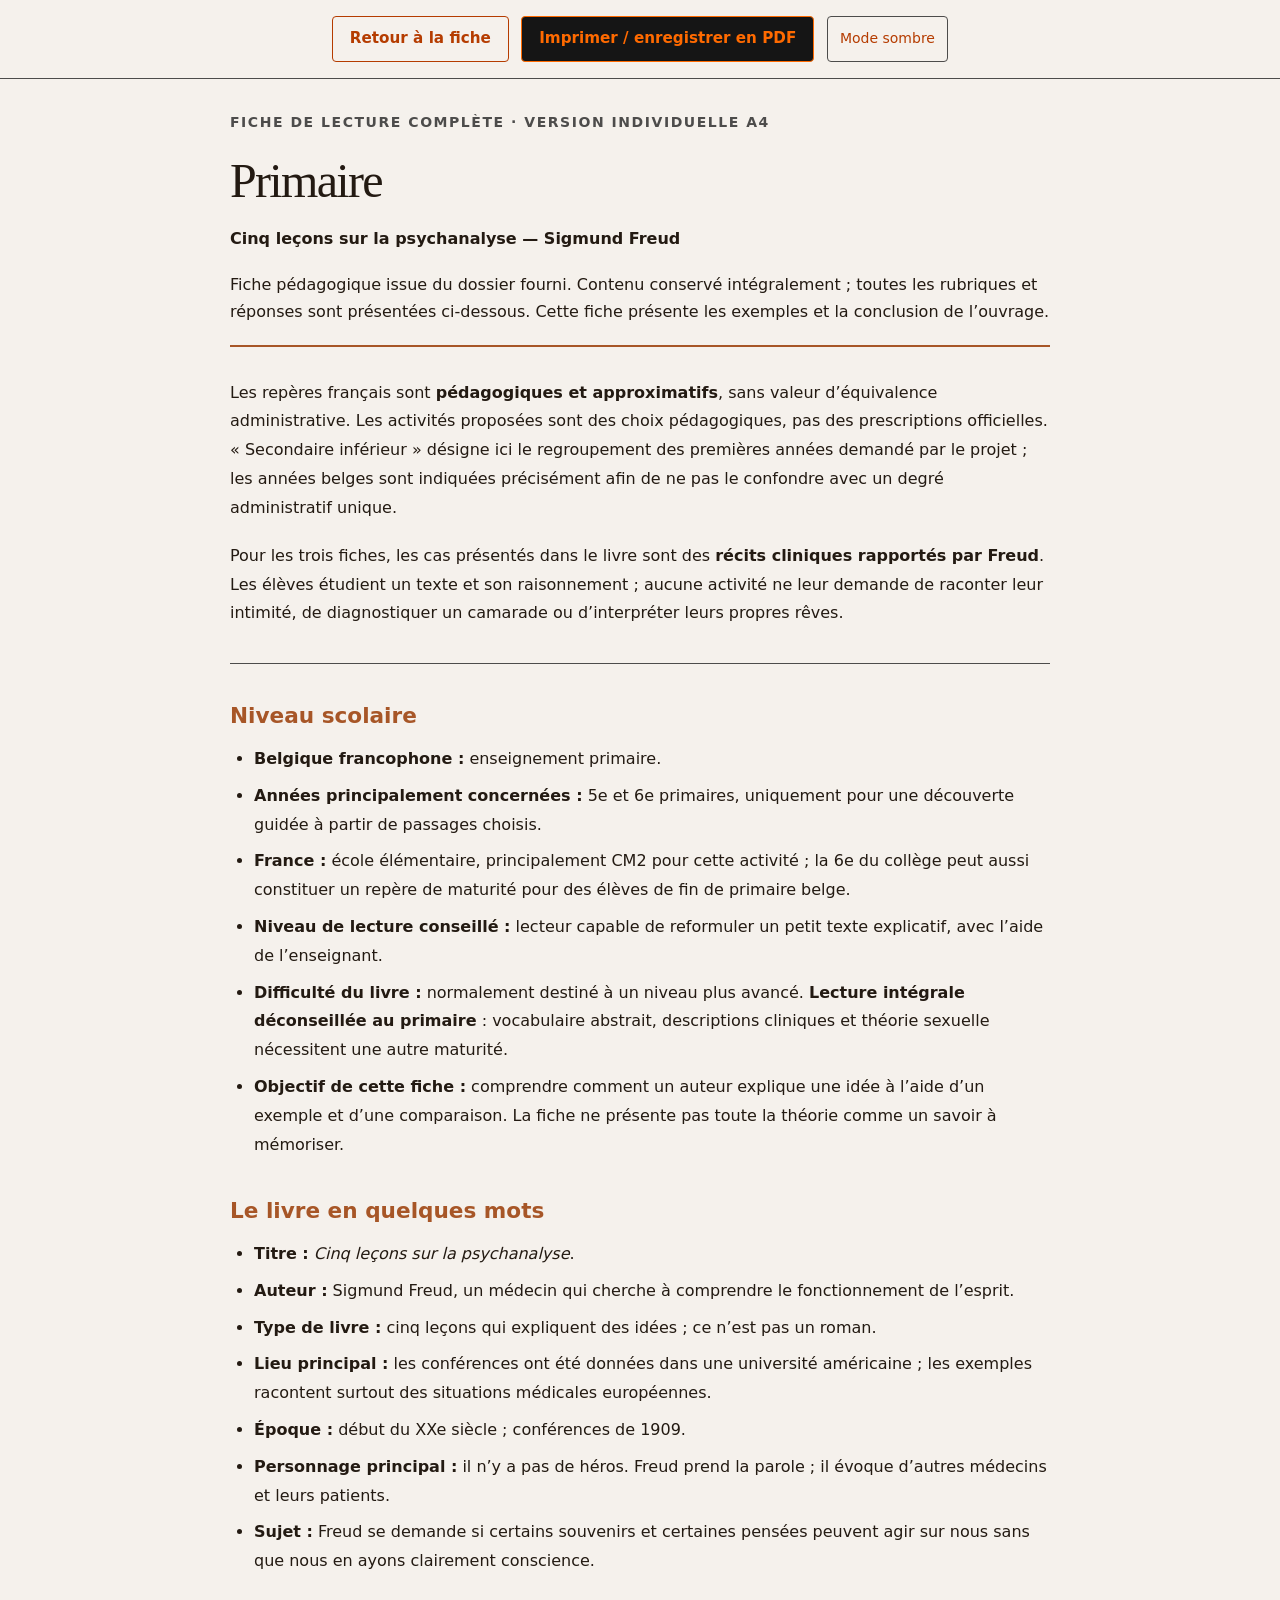
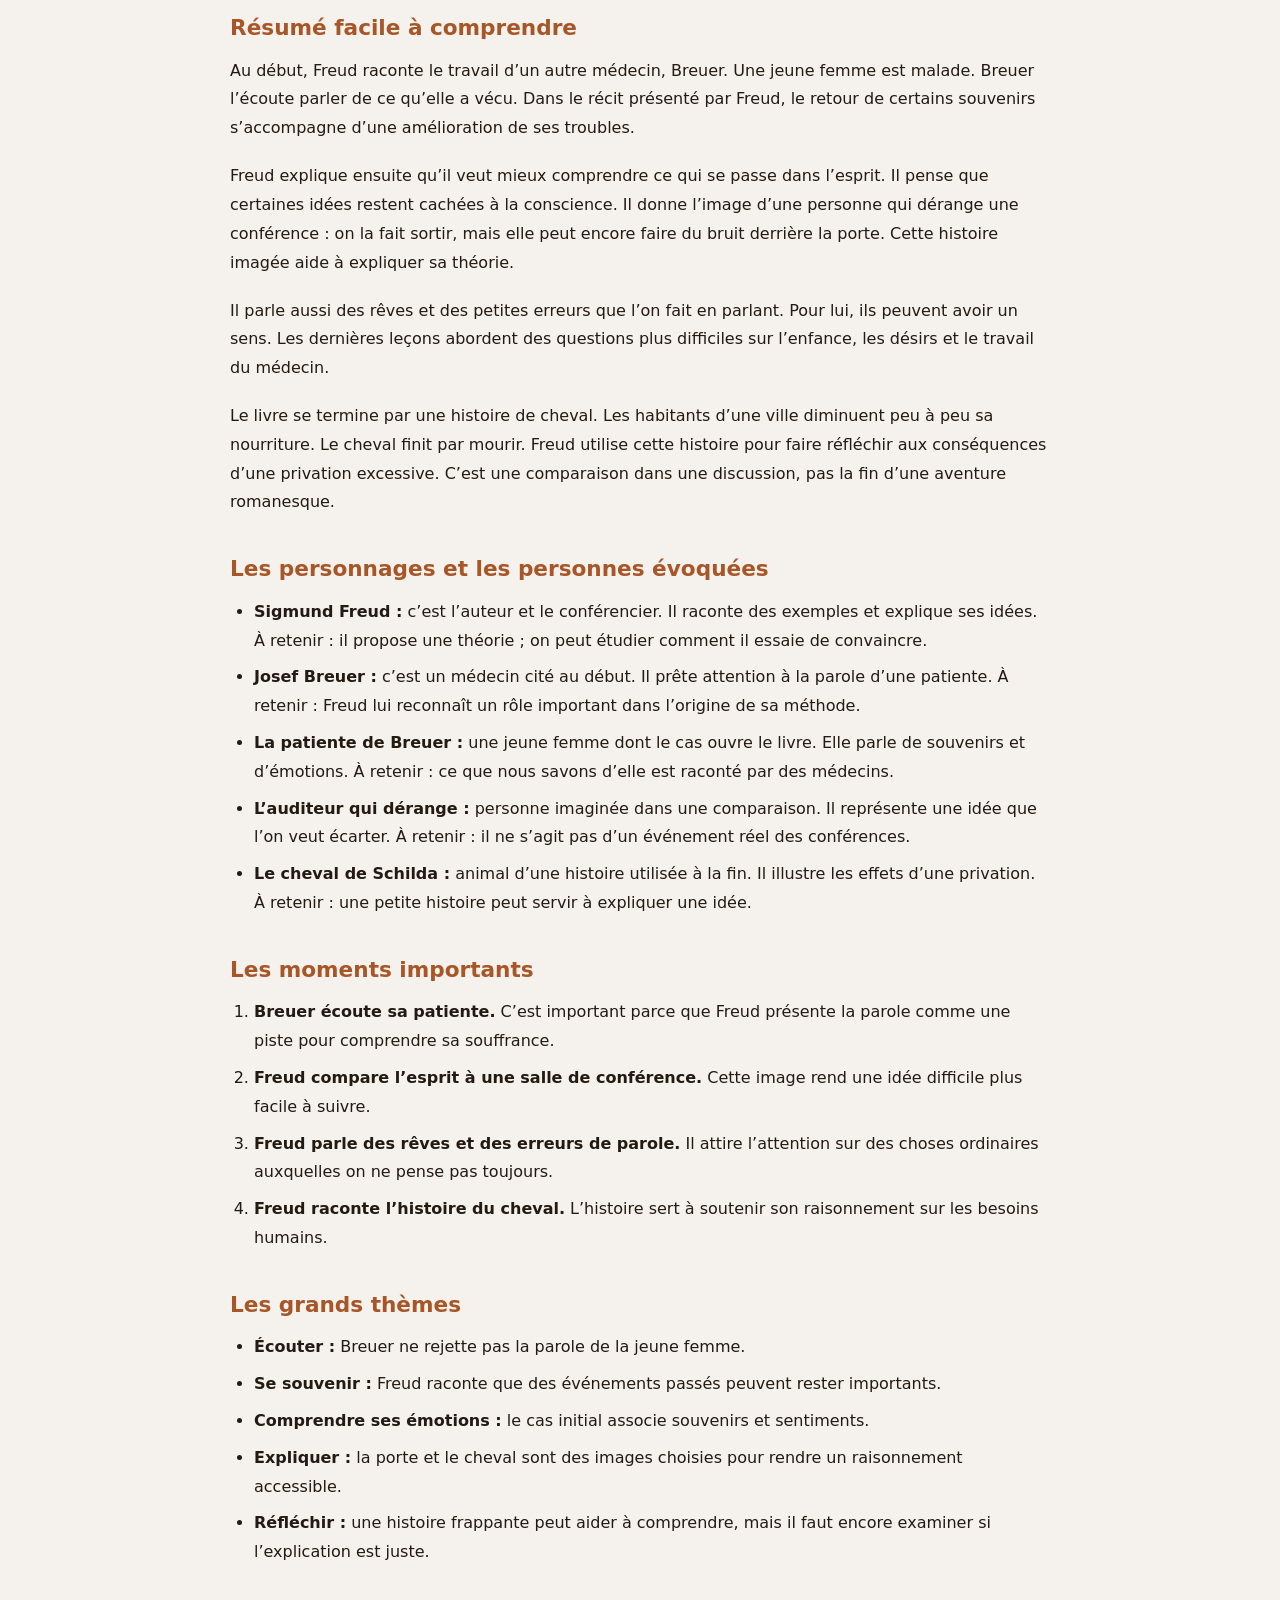
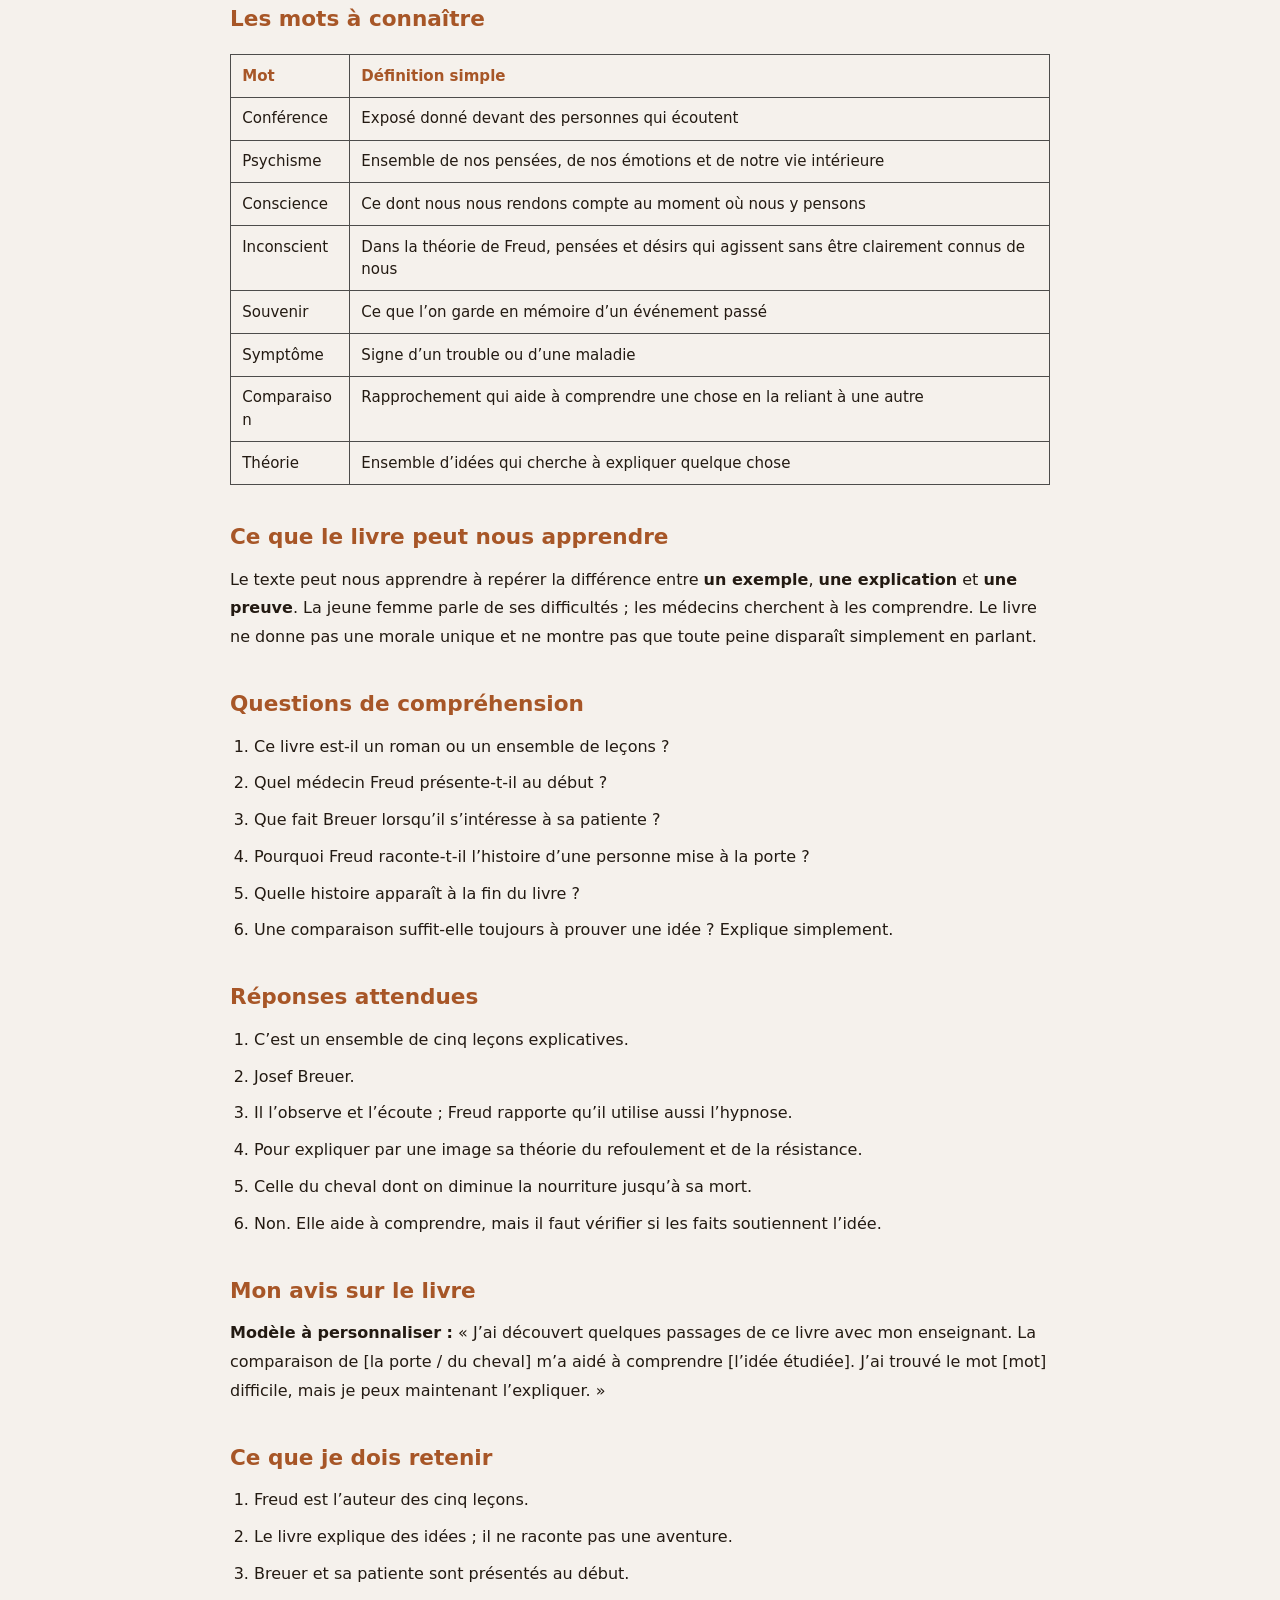
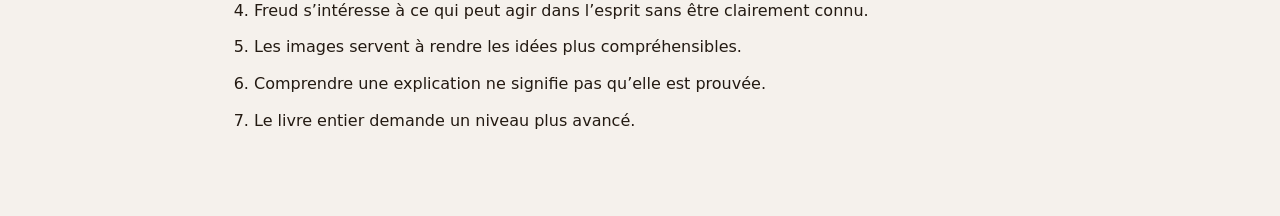
<file: imprimer-primaire.html>
<!doctype html><html lang="fr"><head><meta charset="utf-8"><meta name="viewport" content="width=device-width, initial-scale=1"><meta name="color-scheme" content="light dark"><title>Version A4 — Primaire — Fiche de lecture complète</title><meta name="description" content="Cinq leçons sur la psychanalyse de Sigmund Freud : dossier intégral, lecture critique et trois parcours pédagogiques issus du dossier fourni."><link rel="icon" type="image/svg+xml" href="data:image/svg+xml,%3Csvg%20xmlns%3D%22http%3A%2F%2Fwww.w3.org%2F2000%2Fsvg%22%20viewBox%3D%220%200%2032%2032%22%3E%3Crect%20width%3D%2232%22%20height%3D%2232%22%20rx%3D%226%22%20fill%3D%22%23151515%22%2F%3E%3Cpath%20d%3D%22M7%208h8v17H7zM17%208h8v17h-8z%22%20fill%3D%22%23F5F1EC%22%2F%3E%3Cpath%20d%3D%22M16%207v19%22%20stroke%3D%22%23EA770F%22%20stroke-width%3D%222%22%2F%3E%3C%2Fsvg%3E"><script src="assets/theme.js"></script><link rel="stylesheet" href="assets/style.css"><script src="assets/app.js" defer></script></head><body class="print-page" id="haut"><a class="skip" href="#contenu">Aller au contenu</a><div class="print-toolbar"><a class="button" href="primaire.html">Retour à la fiche</a><button class="button primary" data-print hidden>Imprimer / enregistrer en PDF</button><button class="theme-toggle" type="button" aria-pressed="false" hidden>Mode sombre</button></div><main id="contenu" tabindex="-1" class="print-main"><header class="print-heading"><p class="eyebrow">Fiche de lecture complète · Version individuelle A4</p><h1>Primaire</h1><p class="print-book">Cinq leçons sur la psychanalyse — Sigmund Freud</p><p>Fiche pédagogique issue du dossier fourni. Contenu conservé intégralement ; toutes les rubriques et réponses sont présentées ci-dessous. Cette fiche présente les exemples et la conclusion de l’ouvrage.</p></header><aside class="print-context prose"><p>Les repères français sont <strong>pédagogiques et approximatifs</strong>, sans valeur d’équivalence administrative. Les activités proposées sont des choix pédagogiques, pas des prescriptions officielles. « Secondaire inférieur » désigne ici le regroupement des premières années demandé par le projet ; les années belges sont indiquées précisément afin de ne pas le confondre avec un degré administratif unique.</p>
<p>Pour les trois fiches, les cas présentés dans le livre sont des <strong>récits cliniques rapportés par Freud</strong>. Les élèves étudient un texte et son raisonnement ; aucune activité ne leur demande de raconter leur intimité, de diagnostiquer un camarade ou d’interpréter leurs propres rêves.</p>
</aside><article class="prose"><section class="print-section"><h2>Niveau scolaire</h2><ul>
<li><strong>Belgique francophone :</strong> enseignement primaire.</li>
<li><strong>Années principalement concernées :</strong> 5e et 6e primaires, uniquement pour une découverte guidée à partir de passages choisis.</li>
<li><strong>France :</strong> école élémentaire, principalement CM2 pour cette activité ; la 6e du collège peut aussi constituer un repère de maturité pour des élèves de fin de primaire belge.</li>
<li><strong>Niveau de lecture conseillé :</strong> lecteur capable de reformuler un petit texte explicatif, avec l’aide de l’enseignant.</li>
<li><strong>Difficulté du livre :</strong> normalement destiné à un niveau plus avancé. <strong>Lecture intégrale déconseillée au primaire</strong> : vocabulaire abstrait, descriptions cliniques et théorie sexuelle nécessitent une autre maturité.</li>
<li><strong>Objectif de cette fiche :</strong> comprendre comment un auteur explique une idée à l’aide d’un exemple et d’une comparaison. La fiche ne présente pas toute la théorie comme un savoir à mémoriser.</li>
</ul>
</section><section class="print-section"><h2>Le livre en quelques mots</h2><ul>
<li><strong>Titre :</strong> <em>Cinq leçons sur la psychanalyse</em>.</li>
<li><strong>Auteur :</strong> Sigmund Freud, un médecin qui cherche à comprendre le fonctionnement de l’esprit.</li>
<li><strong>Type de livre :</strong> cinq leçons qui expliquent des idées ; ce n’est pas un roman.</li>
<li><strong>Lieu principal :</strong> les conférences ont été données dans une université américaine ; les exemples racontent surtout des situations médicales européennes.</li>
<li><strong>Époque :</strong> début du XXe siècle ; conférences de 1909.</li>
<li><strong>Personnage principal :</strong> il n’y a pas de héros. Freud prend la parole ; il évoque d’autres médecins et leurs patients.</li>
<li><strong>Sujet :</strong> Freud se demande si certains souvenirs et certaines pensées peuvent agir sur nous sans que nous en ayons clairement conscience.</li>
</ul>
</section><section class="print-section"><h2>Résumé facile à comprendre</h2><p>Au début, Freud raconte le travail d’un autre médecin, Breuer. Une jeune femme est malade. Breuer l’écoute parler de ce qu’elle a vécu. Dans le récit présenté par Freud, le retour de certains souvenirs s’accompagne d’une amélioration de ses troubles.</p>
<p>Freud explique ensuite qu’il veut mieux comprendre ce qui se passe dans l’esprit. Il pense que certaines idées restent cachées à la conscience. Il donne l’image d’une personne qui dérange une conférence : on la fait sortir, mais elle peut encore faire du bruit derrière la porte. Cette histoire imagée aide à expliquer sa théorie.</p>
<p>Il parle aussi des rêves et des petites erreurs que l’on fait en parlant. Pour lui, ils peuvent avoir un sens. Les dernières leçons abordent des questions plus difficiles sur l’enfance, les désirs et le travail du médecin.</p>
<p>Le livre se termine par une histoire de cheval. Les habitants d’une ville diminuent peu à peu sa nourriture. Le cheval finit par mourir. Freud utilise cette histoire pour faire réfléchir aux conséquences d’une privation excessive. C’est une comparaison dans une discussion, pas la fin d’une aventure romanesque.</p>
</section><section class="print-section"><h2>Les personnages et les personnes évoquées</h2><ul>
<li><strong>Sigmund Freud :</strong> c’est l’auteur et le conférencier. Il raconte des exemples et explique ses idées. À retenir : il propose une théorie ; on peut étudier comment il essaie de convaincre.</li>
<li><strong>Josef Breuer :</strong> c’est un médecin cité au début. Il prête attention à la parole d’une patiente. À retenir : Freud lui reconnaît un rôle important dans l’origine de sa méthode.</li>
<li><strong>La patiente de Breuer :</strong> une jeune femme dont le cas ouvre le livre. Elle parle de souvenirs et d’émotions. À retenir : ce que nous savons d’elle est raconté par des médecins.</li>
<li><strong>L’auditeur qui dérange :</strong> personne imaginée dans une comparaison. Il représente une idée que l’on veut écarter. À retenir : il ne s’agit pas d’un événement réel des conférences.</li>
<li><strong>Le cheval de Schilda :</strong> animal d’une histoire utilisée à la fin. Il illustre les effets d’une privation. À retenir : une petite histoire peut servir à expliquer une idée.</li>
</ul>
</section><section class="print-section"><h2>Les moments importants</h2><ol>
<li><strong>Breuer écoute sa patiente.</strong> C’est important parce que Freud présente la parole comme une piste pour comprendre sa souffrance.</li>
<li><strong>Freud compare l’esprit à une salle de conférence.</strong> Cette image rend une idée difficile plus facile à suivre.</li>
<li><strong>Freud parle des rêves et des erreurs de parole.</strong> Il attire l’attention sur des choses ordinaires auxquelles on ne pense pas toujours.</li>
<li><strong>Freud raconte l’histoire du cheval.</strong> L’histoire sert à soutenir son raisonnement sur les besoins humains.</li>
</ol>
</section><section class="print-section"><h2>Les grands thèmes</h2><ul>
<li><strong>Écouter :</strong> Breuer ne rejette pas la parole de la jeune femme.</li>
<li><strong>Se souvenir :</strong> Freud raconte que des événements passés peuvent rester importants.</li>
<li><strong>Comprendre ses émotions :</strong> le cas initial associe souvenirs et sentiments.</li>
<li><strong>Expliquer :</strong> la porte et le cheval sont des images choisies pour rendre un raisonnement accessible.</li>
<li><strong>Réfléchir :</strong> une histoire frappante peut aider à comprendre, mais il faut encore examiner si l’explication est juste.</li>
</ul>
</section><section class="print-section"><h2>Les mots à connaître</h2><div class="table-wrap" role="region" tabindex="0" aria-label="Tableau, défilement horizontal si nécessaire"><table>
<thead>
<tr>
<th>Mot</th>
<th>Définition simple</th>
</tr>
</thead>
<tbody><tr>
<td>Conférence</td>
<td>Exposé donné devant des personnes qui écoutent</td>
</tr>
<tr>
<td>Psychisme</td>
<td>Ensemble de nos pensées, de nos émotions et de notre vie intérieure</td>
</tr>
<tr>
<td>Conscience</td>
<td>Ce dont nous nous rendons compte au moment où nous y pensons</td>
</tr>
<tr>
<td>Inconscient</td>
<td>Dans la théorie de Freud, pensées et désirs qui agissent sans être clairement connus de nous</td>
</tr>
<tr>
<td>Souvenir</td>
<td>Ce que l’on garde en mémoire d’un événement passé</td>
</tr>
<tr>
<td>Symptôme</td>
<td>Signe d’un trouble ou d’une maladie</td>
</tr>
<tr>
<td>Comparaison</td>
<td>Rapprochement qui aide à comprendre une chose en la reliant à une autre</td>
</tr>
<tr>
<td>Théorie</td>
<td>Ensemble d’idées qui cherche à expliquer quelque chose</td>
</tr>
</tbody></table></div>
</section><section class="print-section"><h2>Ce que le livre peut nous apprendre</h2><p>Le texte peut nous apprendre à repérer la différence entre <strong>un exemple</strong>, <strong>une explication</strong> et <strong>une preuve</strong>. La jeune femme parle de ses difficultés ; les médecins cherchent à les comprendre. Le livre ne donne pas une morale unique et ne montre pas que toute peine disparaît simplement en parlant.</p>
</section><section class="print-section"><h2>Questions de compréhension</h2><ol>
<li>Ce livre est-il un roman ou un ensemble de leçons ?</li>
<li>Quel médecin Freud présente-t-il au début ?</li>
<li>Que fait Breuer lorsqu’il s’intéresse à sa patiente ?</li>
<li>Pourquoi Freud raconte-t-il l’histoire d’une personne mise à la porte ?</li>
<li>Quelle histoire apparaît à la fin du livre ?</li>
<li>Une comparaison suffit-elle toujours à prouver une idée ? Explique simplement.</li>
</ol>
</section><section class="print-section"><h2>Réponses attendues</h2><ol>
<li>C’est un ensemble de cinq leçons explicatives.</li>
<li>Josef Breuer.</li>
<li>Il l’observe et l’écoute ; Freud rapporte qu’il utilise aussi l’hypnose.</li>
<li>Pour expliquer par une image sa théorie du refoulement et de la résistance.</li>
<li>Celle du cheval dont on diminue la nourriture jusqu’à sa mort.</li>
<li>Non. Elle aide à comprendre, mais il faut vérifier si les faits soutiennent l’idée.</li>
</ol>
</section><section class="print-section"><h2>Mon avis sur le livre</h2><p><strong>Modèle à personnaliser :</strong> « J’ai découvert quelques passages de ce livre avec mon enseignant. La comparaison de [la porte / du cheval] m’a aidé à comprendre [l’idée étudiée]. J’ai trouvé le mot [mot] difficile, mais je peux maintenant l’expliquer. »</p>
</section><section class="print-section"><h2>Ce que je dois retenir</h2><ol>
<li>Freud est l’auteur des cinq leçons.</li>
<li>Le livre explique des idées ; il ne raconte pas une aventure.</li>
<li>Breuer et sa patiente sont présentés au début.</li>
<li>Freud s’intéresse à ce qui peut agir dans l’esprit sans être clairement connu.</li>
<li>Les images servent à rendre les idées plus compréhensibles.</li>
<li>Comprendre une explication ne signifie pas qu’elle est prouvée.</li>
<li>Le livre entier demande un niveau plus avancé.</li>
</ol>
</section></article></main></body></html>
</file>
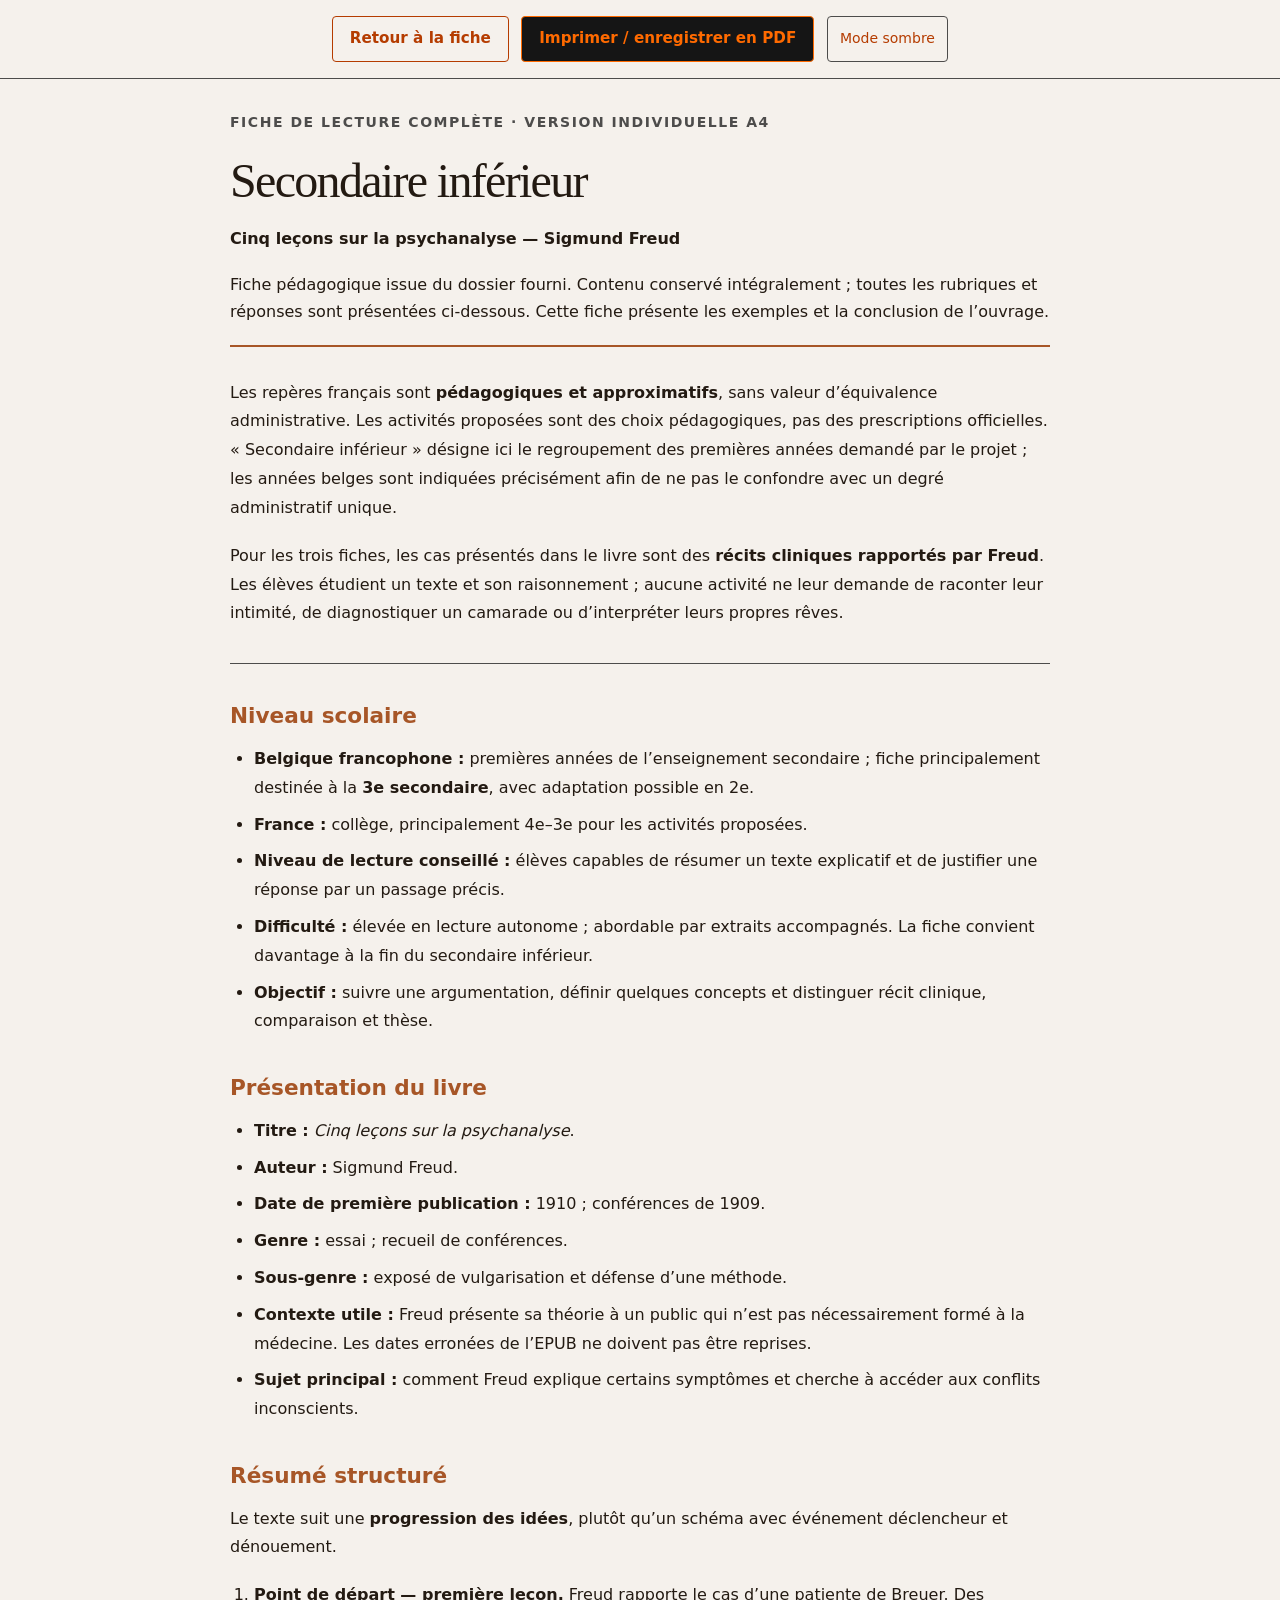
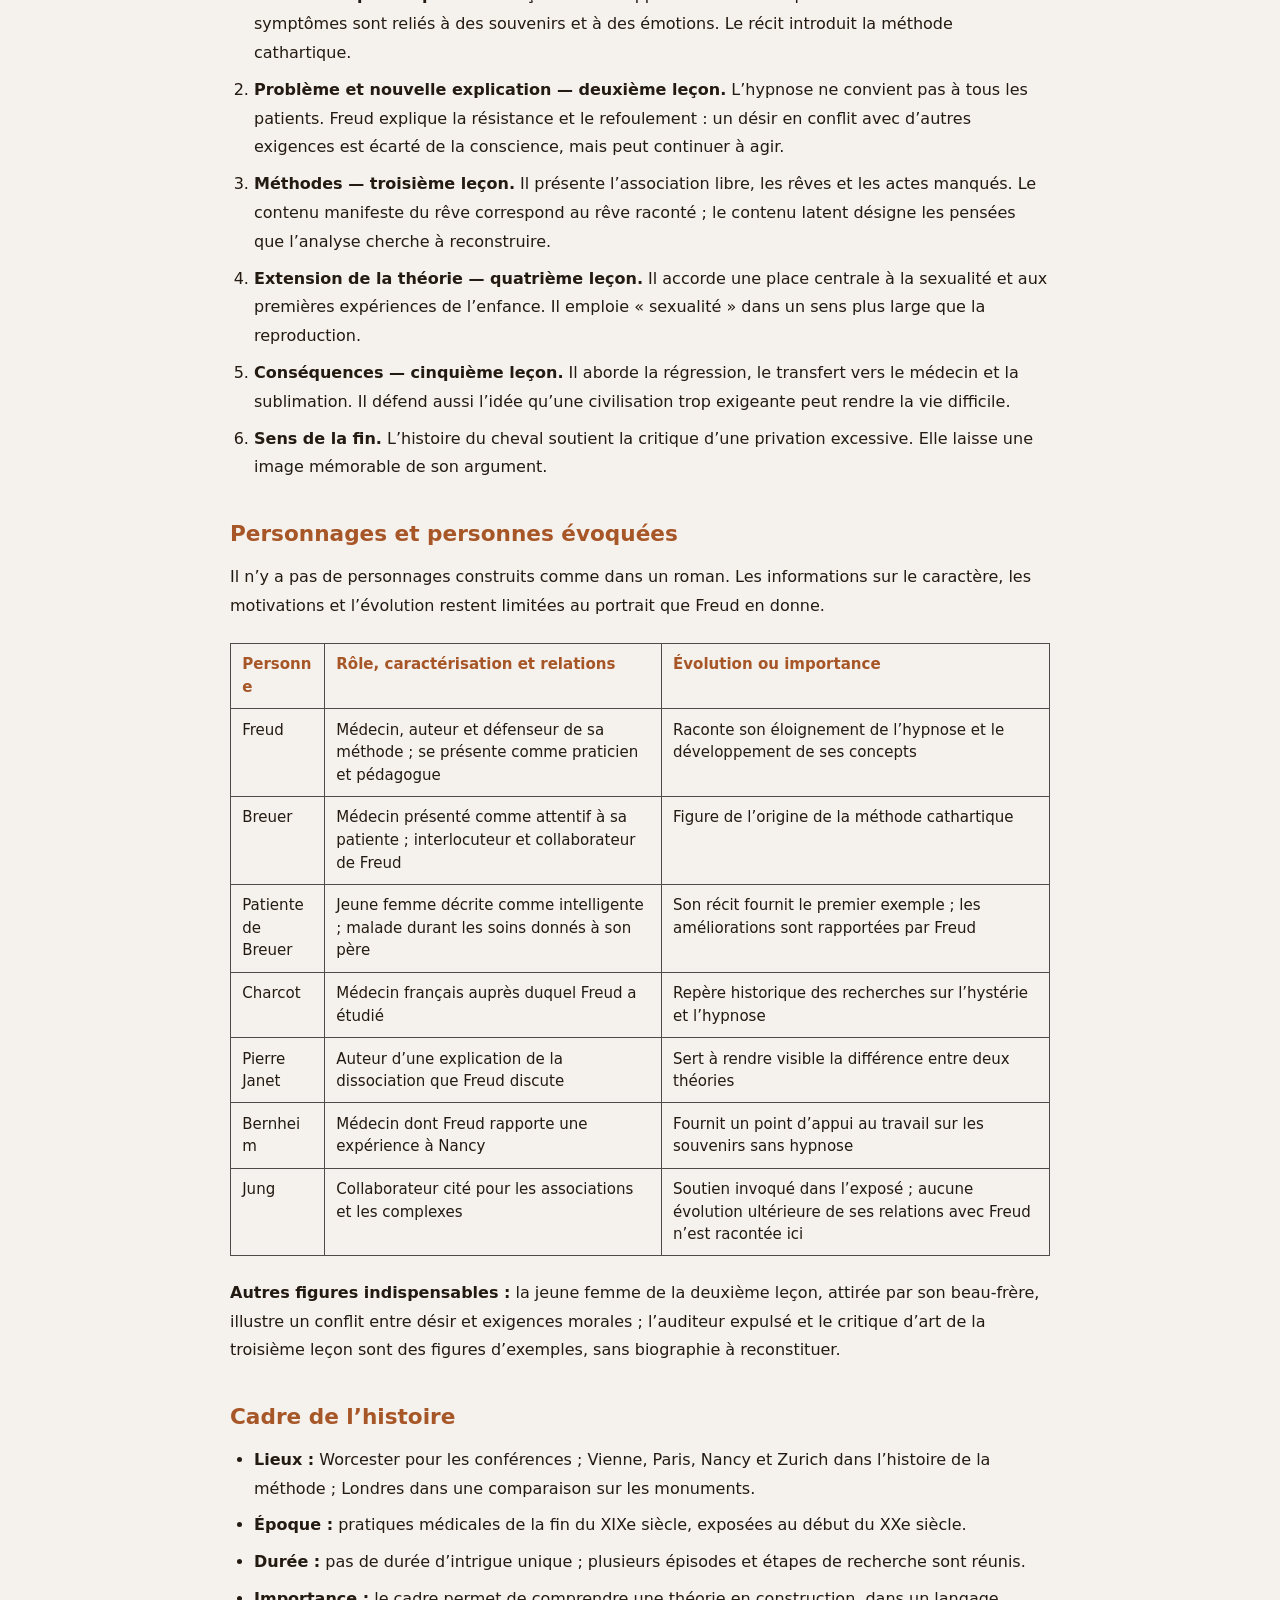
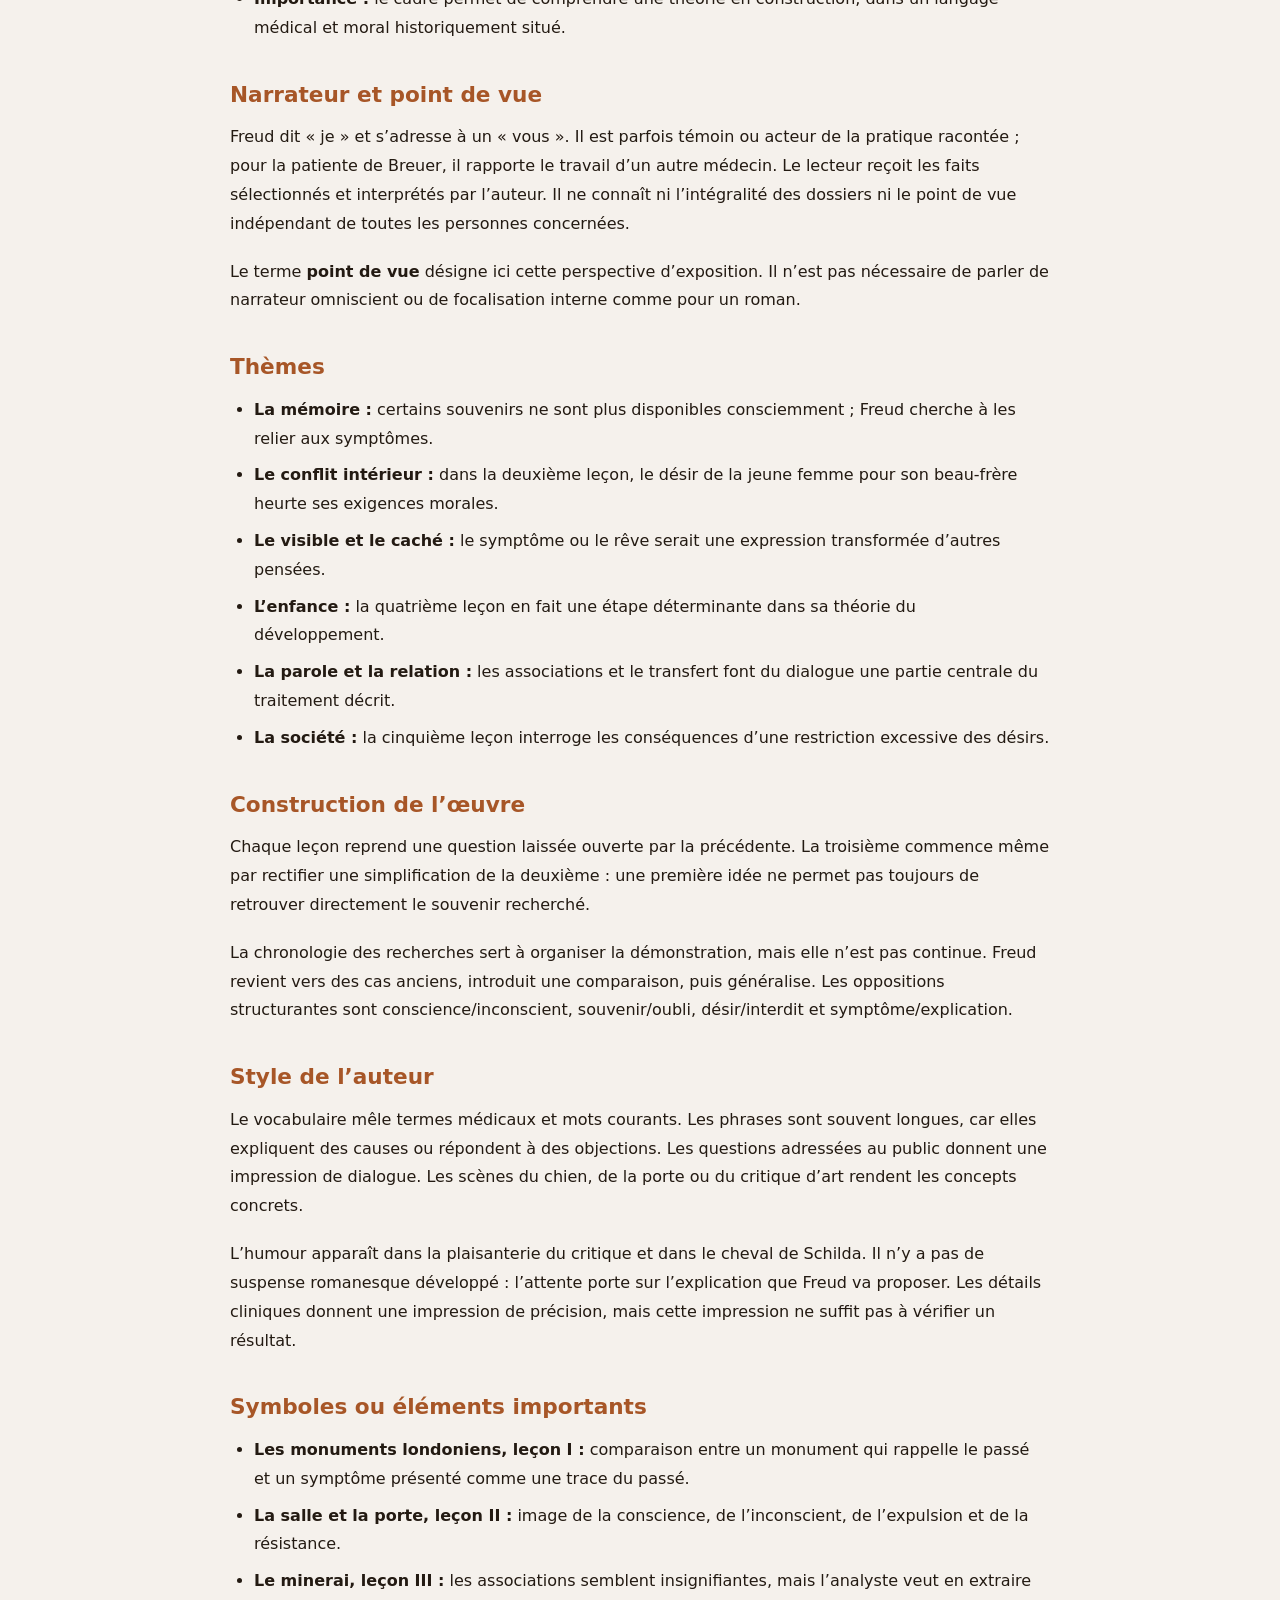
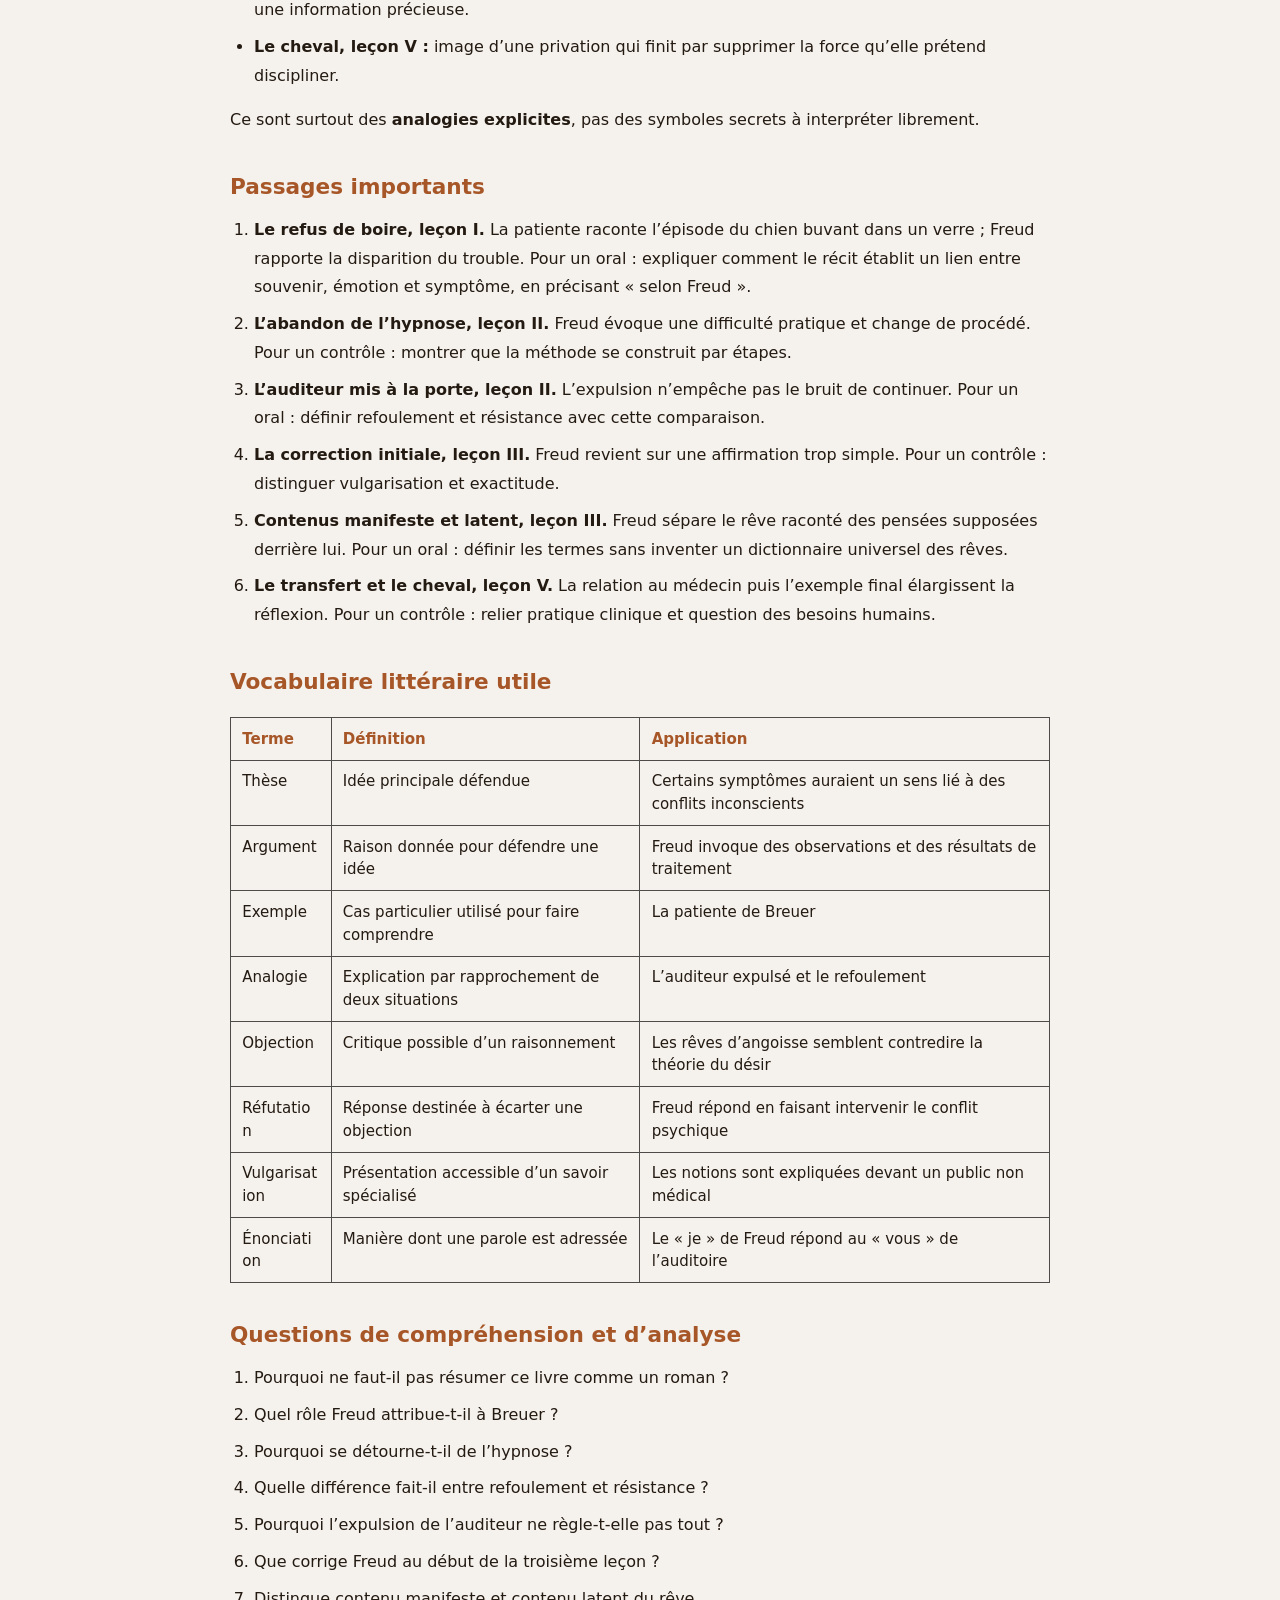
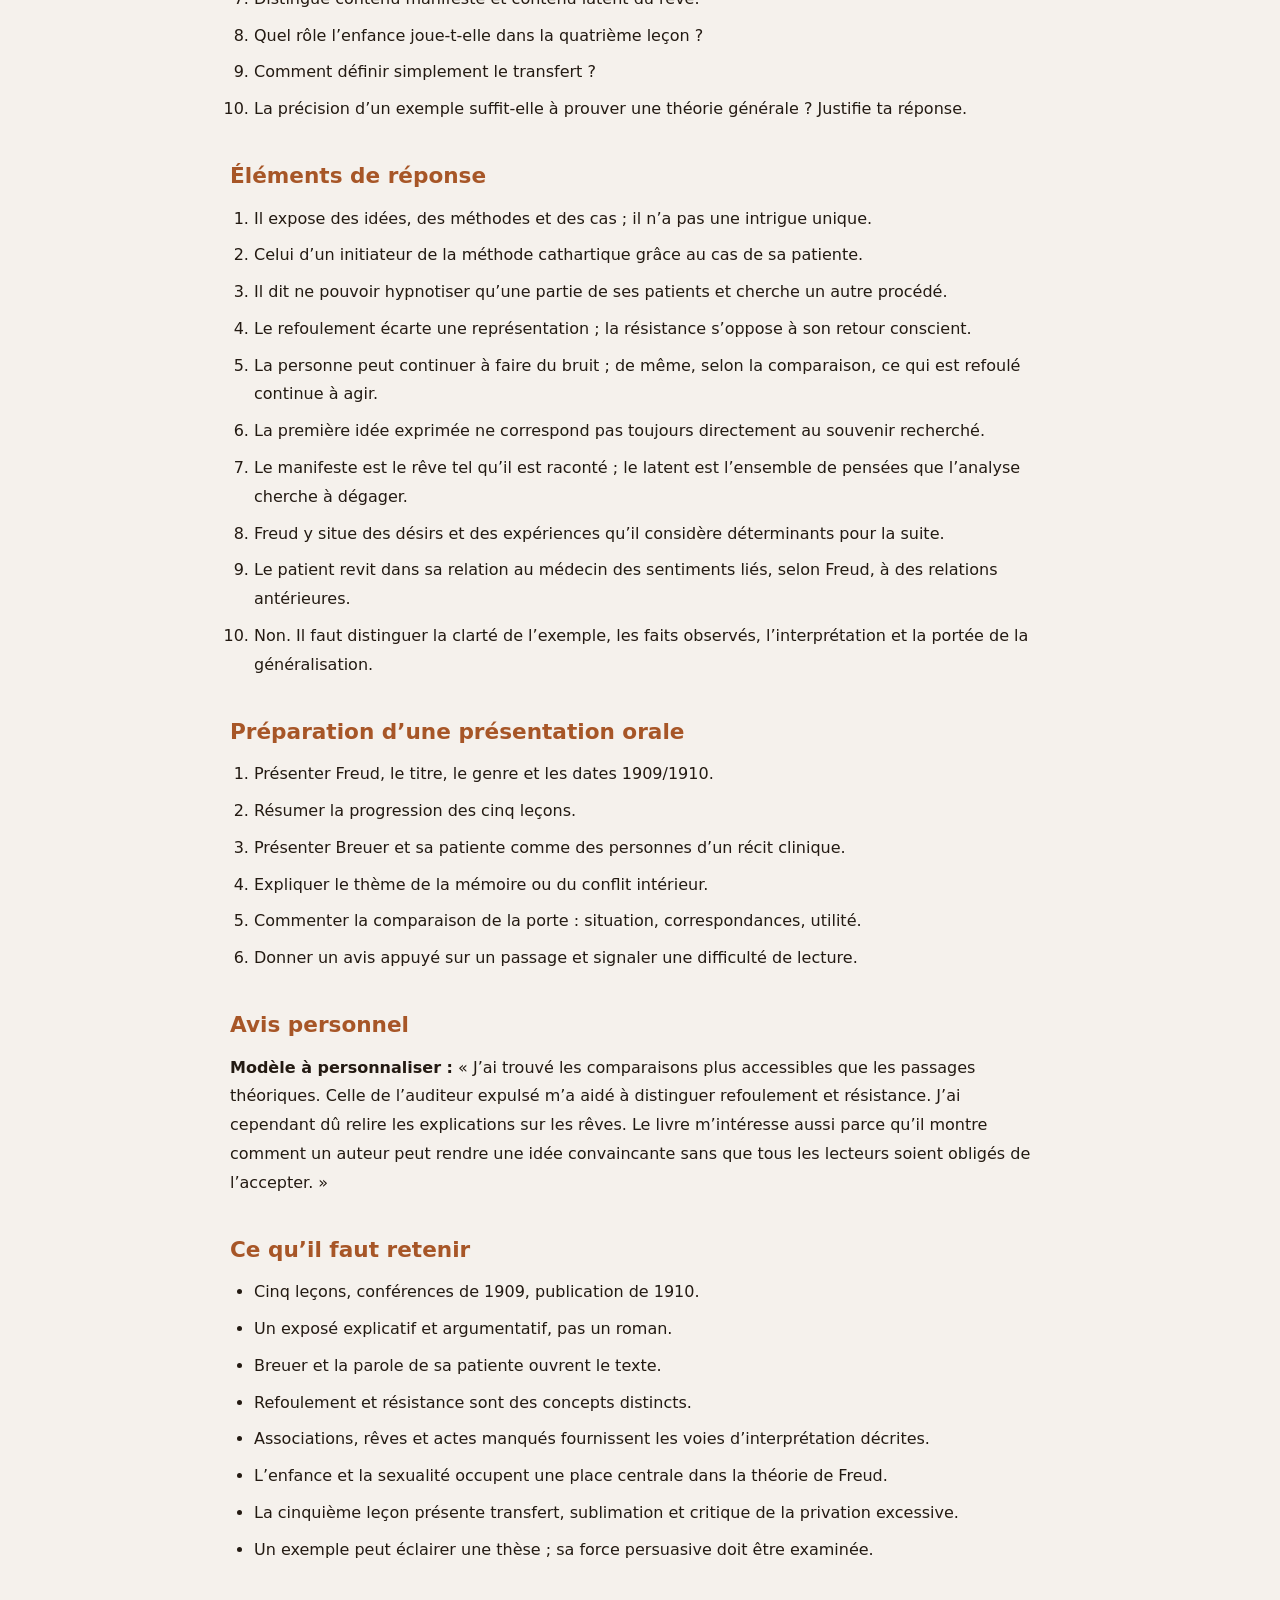
<file: imprimer-secondaire-inferieur.html>
<!doctype html><html lang="fr"><head><meta charset="utf-8"><meta name="viewport" content="width=device-width, initial-scale=1"><meta name="color-scheme" content="light dark"><title>Version A4 — Secondaire inférieur — Fiche de lecture complète</title><meta name="description" content="Cinq leçons sur la psychanalyse de Sigmund Freud : dossier intégral, lecture critique et trois parcours pédagogiques issus du dossier fourni."><link rel="icon" type="image/svg+xml" href="data:image/svg+xml,%3Csvg%20xmlns%3D%22http%3A%2F%2Fwww.w3.org%2F2000%2Fsvg%22%20viewBox%3D%220%200%2032%2032%22%3E%3Crect%20width%3D%2232%22%20height%3D%2232%22%20rx%3D%226%22%20fill%3D%22%23151515%22%2F%3E%3Cpath%20d%3D%22M7%208h8v17H7zM17%208h8v17h-8z%22%20fill%3D%22%23F5F1EC%22%2F%3E%3Cpath%20d%3D%22M16%207v19%22%20stroke%3D%22%23EA770F%22%20stroke-width%3D%222%22%2F%3E%3C%2Fsvg%3E"><script src="assets/theme.js"></script><link rel="stylesheet" href="assets/style.css"><script src="assets/app.js" defer></script></head><body class="print-page" id="haut"><a class="skip" href="#contenu">Aller au contenu</a><div class="print-toolbar"><a class="button" href="secondaire-inferieur.html">Retour à la fiche</a><button class="button primary" data-print hidden>Imprimer / enregistrer en PDF</button><button class="theme-toggle" type="button" aria-pressed="false" hidden>Mode sombre</button></div><main id="contenu" tabindex="-1" class="print-main"><header class="print-heading"><p class="eyebrow">Fiche de lecture complète · Version individuelle A4</p><h1>Secondaire inférieur</h1><p class="print-book">Cinq leçons sur la psychanalyse — Sigmund Freud</p><p>Fiche pédagogique issue du dossier fourni. Contenu conservé intégralement ; toutes les rubriques et réponses sont présentées ci-dessous. Cette fiche présente les exemples et la conclusion de l’ouvrage.</p></header><aside class="print-context prose"><p>Les repères français sont <strong>pédagogiques et approximatifs</strong>, sans valeur d’équivalence administrative. Les activités proposées sont des choix pédagogiques, pas des prescriptions officielles. « Secondaire inférieur » désigne ici le regroupement des premières années demandé par le projet ; les années belges sont indiquées précisément afin de ne pas le confondre avec un degré administratif unique.</p>
<p>Pour les trois fiches, les cas présentés dans le livre sont des <strong>récits cliniques rapportés par Freud</strong>. Les élèves étudient un texte et son raisonnement ; aucune activité ne leur demande de raconter leur intimité, de diagnostiquer un camarade ou d’interpréter leurs propres rêves.</p>
</aside><article class="prose"><section class="print-section"><h2>Niveau scolaire</h2><ul>
<li><strong>Belgique francophone :</strong> premières années de l’enseignement secondaire ; fiche principalement destinée à la <strong>3e secondaire</strong>, avec adaptation possible en 2e.</li>
<li><strong>France :</strong> collège, principalement 4e–3e pour les activités proposées.</li>
<li><strong>Niveau de lecture conseillé :</strong> élèves capables de résumer un texte explicatif et de justifier une réponse par un passage précis.</li>
<li><strong>Difficulté :</strong> élevée en lecture autonome ; abordable par extraits accompagnés. La fiche convient davantage à la fin du secondaire inférieur.</li>
<li><strong>Objectif :</strong> suivre une argumentation, définir quelques concepts et distinguer récit clinique, comparaison et thèse.</li>
</ul>
</section><section class="print-section"><h2>Présentation du livre</h2><ul>
<li><strong>Titre :</strong> <em>Cinq leçons sur la psychanalyse</em>.</li>
<li><strong>Auteur :</strong> Sigmund Freud.</li>
<li><strong>Date de première publication :</strong> 1910 ; conférences de 1909.</li>
<li><strong>Genre :</strong> essai ; recueil de conférences.</li>
<li><strong>Sous-genre :</strong> exposé de vulgarisation et défense d’une méthode.</li>
<li><strong>Contexte utile :</strong> Freud présente sa théorie à un public qui n’est pas nécessairement formé à la médecine. Les dates erronées de l’EPUB ne doivent pas être reprises.</li>
<li><strong>Sujet principal :</strong> comment Freud explique certains symptômes et cherche à accéder aux conflits inconscients.</li>
</ul>
</section><section class="print-section"><h2>Résumé structuré</h2><p>Le texte suit une <strong>progression des idées</strong>, plutôt qu’un schéma avec événement déclencheur et dénouement.</p>
<ol>
<li><strong>Point de départ — première leçon.</strong> Freud rapporte le cas d’une patiente de Breuer. Des symptômes sont reliés à des souvenirs et à des émotions. Le récit introduit la méthode cathartique.</li>
<li><strong>Problème et nouvelle explication — deuxième leçon.</strong> L’hypnose ne convient pas à tous les patients. Freud explique la résistance et le refoulement : un désir en conflit avec d’autres exigences est écarté de la conscience, mais peut continuer à agir.</li>
<li><strong>Méthodes — troisième leçon.</strong> Il présente l’association libre, les rêves et les actes manqués. Le contenu manifeste du rêve correspond au rêve raconté ; le contenu latent désigne les pensées que l’analyse cherche à reconstruire.</li>
<li><strong>Extension de la théorie — quatrième leçon.</strong> Il accorde une place centrale à la sexualité et aux premières expériences de l’enfance. Il emploie « sexualité » dans un sens plus large que la reproduction.</li>
<li><strong>Conséquences — cinquième leçon.</strong> Il aborde la régression, le transfert vers le médecin et la sublimation. Il défend aussi l’idée qu’une civilisation trop exigeante peut rendre la vie difficile.</li>
<li><strong>Sens de la fin.</strong> L’histoire du cheval soutient la critique d’une privation excessive. Elle laisse une image mémorable de son argument.</li>
</ol>
</section><section class="print-section"><h2>Personnages et personnes évoquées</h2><p>Il n’y a pas de personnages construits comme dans un roman. Les informations sur le caractère, les motivations et l’évolution restent limitées au portrait que Freud en donne.</p>
<div class="table-wrap" role="region" tabindex="0" aria-label="Tableau, défilement horizontal si nécessaire"><table>
<thead>
<tr>
<th>Personne</th>
<th>Rôle, caractérisation et relations</th>
<th>Évolution ou importance</th>
</tr>
</thead>
<tbody><tr>
<td>Freud</td>
<td>Médecin, auteur et défenseur de sa méthode ; se présente comme praticien et pédagogue</td>
<td>Raconte son éloignement de l’hypnose et le développement de ses concepts</td>
</tr>
<tr>
<td>Breuer</td>
<td>Médecin présenté comme attentif à sa patiente ; interlocuteur et collaborateur de Freud</td>
<td>Figure de l’origine de la méthode cathartique</td>
</tr>
<tr>
<td>Patiente de Breuer</td>
<td>Jeune femme décrite comme intelligente ; malade durant les soins donnés à son père</td>
<td>Son récit fournit le premier exemple ; les améliorations sont rapportées par Freud</td>
</tr>
<tr>
<td>Charcot</td>
<td>Médecin français auprès duquel Freud a étudié</td>
<td>Repère historique des recherches sur l’hystérie et l’hypnose</td>
</tr>
<tr>
<td>Pierre Janet</td>
<td>Auteur d’une explication de la dissociation que Freud discute</td>
<td>Sert à rendre visible la différence entre deux théories</td>
</tr>
<tr>
<td>Bernheim</td>
<td>Médecin dont Freud rapporte une expérience à Nancy</td>
<td>Fournit un point d’appui au travail sur les souvenirs sans hypnose</td>
</tr>
<tr>
<td>Jung</td>
<td>Collaborateur cité pour les associations et les complexes</td>
<td>Soutien invoqué dans l’exposé ; aucune évolution ultérieure de ses relations avec Freud n’est racontée ici</td>
</tr>
</tbody></table></div>
<p><strong>Autres figures indispensables :</strong> la jeune femme de la deuxième leçon, attirée par son beau-frère, illustre un conflit entre désir et exigences morales ; l’auditeur expulsé et le critique d’art de la troisième leçon sont des figures d’exemples, sans biographie à reconstituer.</p>
</section><section class="print-section"><h2>Cadre de l’histoire</h2><ul>
<li><strong>Lieux :</strong> Worcester pour les conférences ; Vienne, Paris, Nancy et Zurich dans l’histoire de la méthode ; Londres dans une comparaison sur les monuments.</li>
<li><strong>Époque :</strong> pratiques médicales de la fin du XIXe siècle, exposées au début du XXe siècle.</li>
<li><strong>Durée :</strong> pas de durée d’intrigue unique ; plusieurs épisodes et étapes de recherche sont réunis.</li>
<li><strong>Importance :</strong> le cadre permet de comprendre une théorie en construction, dans un langage médical et moral historiquement situé.</li>
</ul>
</section><section class="print-section"><h2>Narrateur et point de vue</h2><p>Freud dit « je » et s’adresse à un « vous ». Il est parfois témoin ou acteur de la pratique racontée ; pour la patiente de Breuer, il rapporte le travail d’un autre médecin. Le lecteur reçoit les faits sélectionnés et interprétés par l’auteur. Il ne connaît ni l’intégralité des dossiers ni le point de vue indépendant de toutes les personnes concernées.</p>
<p>Le terme <strong>point de vue</strong> désigne ici cette perspective d’exposition. Il n’est pas nécessaire de parler de narrateur omniscient ou de focalisation interne comme pour un roman.</p>
</section><section class="print-section"><h2>Thèmes</h2><ul>
<li><strong>La mémoire :</strong> certains souvenirs ne sont plus disponibles consciemment ; Freud cherche à les relier aux symptômes.</li>
<li><strong>Le conflit intérieur :</strong> dans la deuxième leçon, le désir de la jeune femme pour son beau-frère heurte ses exigences morales.</li>
<li><strong>Le visible et le caché :</strong> le symptôme ou le rêve serait une expression transformée d’autres pensées.</li>
<li><strong>L’enfance :</strong> la quatrième leçon en fait une étape déterminante dans sa théorie du développement.</li>
<li><strong>La parole et la relation :</strong> les associations et le transfert font du dialogue une partie centrale du traitement décrit.</li>
<li><strong>La société :</strong> la cinquième leçon interroge les conséquences d’une restriction excessive des désirs.</li>
</ul>
</section><section class="print-section"><h2>Construction de l’œuvre</h2><p>Chaque leçon reprend une question laissée ouverte par la précédente. La troisième commence même par rectifier une simplification de la deuxième : une première idée ne permet pas toujours de retrouver directement le souvenir recherché.</p>
<p>La chronologie des recherches sert à organiser la démonstration, mais elle n’est pas continue. Freud revient vers des cas anciens, introduit une comparaison, puis généralise. Les oppositions structurantes sont conscience/inconscient, souvenir/oubli, désir/interdit et symptôme/explication.</p>
</section><section class="print-section"><h2>Style de l’auteur</h2><p>Le vocabulaire mêle termes médicaux et mots courants. Les phrases sont souvent longues, car elles expliquent des causes ou répondent à des objections. Les questions adressées au public donnent une impression de dialogue. Les scènes du chien, de la porte ou du critique d’art rendent les concepts concrets.</p>
<p>L’humour apparaît dans la plaisanterie du critique et dans le cheval de Schilda. Il n’y a pas de suspense romanesque développé : l’attente porte sur l’explication que Freud va proposer. Les détails cliniques donnent une impression de précision, mais cette impression ne suffit pas à vérifier un résultat.</p>
</section><section class="print-section"><h2>Symboles ou éléments importants</h2><ul>
<li><strong>Les monuments londoniens, leçon I :</strong> comparaison entre un monument qui rappelle le passé et un symptôme présenté comme une trace du passé.</li>
<li><strong>La salle et la porte, leçon II :</strong> image de la conscience, de l’inconscient, de l’expulsion et de la résistance.</li>
<li><strong>Le minerai, leçon III :</strong> les associations semblent insignifiantes, mais l’analyste veut en extraire une information précieuse.</li>
<li><strong>Le cheval, leçon V :</strong> image d’une privation qui finit par supprimer la force qu’elle prétend discipliner.</li>
</ul>
<p>Ce sont surtout des <strong>analogies explicites</strong>, pas des symboles secrets à interpréter librement.</p>
</section><section class="print-section"><h2>Passages importants</h2><ol>
<li><strong>Le refus de boire, leçon I.</strong> La patiente raconte l’épisode du chien buvant dans un verre ; Freud rapporte la disparition du trouble. Pour un oral : expliquer comment le récit établit un lien entre souvenir, émotion et symptôme, en précisant « selon Freud ».</li>
<li><strong>L’abandon de l’hypnose, leçon II.</strong> Freud évoque une difficulté pratique et change de procédé. Pour un contrôle : montrer que la méthode se construit par étapes.</li>
<li><strong>L’auditeur mis à la porte, leçon II.</strong> L’expulsion n’empêche pas le bruit de continuer. Pour un oral : définir refoulement et résistance avec cette comparaison.</li>
<li><strong>La correction initiale, leçon III.</strong> Freud revient sur une affirmation trop simple. Pour un contrôle : distinguer vulgarisation et exactitude.</li>
<li><strong>Contenus manifeste et latent, leçon III.</strong> Freud sépare le rêve raconté des pensées supposées derrière lui. Pour un oral : définir les termes sans inventer un dictionnaire universel des rêves.</li>
<li><strong>Le transfert et le cheval, leçon V.</strong> La relation au médecin puis l’exemple final élargissent la réflexion. Pour un contrôle : relier pratique clinique et question des besoins humains.</li>
</ol>
</section><section class="print-section"><h2>Vocabulaire littéraire utile</h2><div class="table-wrap" role="region" tabindex="0" aria-label="Tableau, défilement horizontal si nécessaire"><table>
<thead>
<tr>
<th>Terme</th>
<th>Définition</th>
<th>Application</th>
</tr>
</thead>
<tbody><tr>
<td>Thèse</td>
<td>Idée principale défendue</td>
<td>Certains symptômes auraient un sens lié à des conflits inconscients</td>
</tr>
<tr>
<td>Argument</td>
<td>Raison donnée pour défendre une idée</td>
<td>Freud invoque des observations et des résultats de traitement</td>
</tr>
<tr>
<td>Exemple</td>
<td>Cas particulier utilisé pour faire comprendre</td>
<td>La patiente de Breuer</td>
</tr>
<tr>
<td>Analogie</td>
<td>Explication par rapprochement de deux situations</td>
<td>L’auditeur expulsé et le refoulement</td>
</tr>
<tr>
<td>Objection</td>
<td>Critique possible d’un raisonnement</td>
<td>Les rêves d’angoisse semblent contredire la théorie du désir</td>
</tr>
<tr>
<td>Réfutation</td>
<td>Réponse destinée à écarter une objection</td>
<td>Freud répond en faisant intervenir le conflit psychique</td>
</tr>
<tr>
<td>Vulgarisation</td>
<td>Présentation accessible d’un savoir spécialisé</td>
<td>Les notions sont expliquées devant un public non médical</td>
</tr>
<tr>
<td>Énonciation</td>
<td>Manière dont une parole est adressée</td>
<td>Le « je » de Freud répond au « vous » de l’auditoire</td>
</tr>
</tbody></table></div>
</section><section class="print-section"><h2>Questions de compréhension et d’analyse</h2><ol>
<li>Pourquoi ne faut-il pas résumer ce livre comme un roman ?</li>
<li>Quel rôle Freud attribue-t-il à Breuer ?</li>
<li>Pourquoi se détourne-t-il de l’hypnose ?</li>
<li>Quelle différence fait-il entre refoulement et résistance ?</li>
<li>Pourquoi l’expulsion de l’auditeur ne règle-t-elle pas tout ?</li>
<li>Que corrige Freud au début de la troisième leçon ?</li>
<li>Distingue contenu manifeste et contenu latent du rêve.</li>
<li>Quel rôle l’enfance joue-t-elle dans la quatrième leçon ?</li>
<li>Comment définir simplement le transfert ?</li>
<li>La précision d’un exemple suffit-elle à prouver une théorie générale ? Justifie ta réponse.</li>
</ol>
</section><section class="print-section"><h2>Éléments de réponse</h2><ol>
<li>Il expose des idées, des méthodes et des cas ; il n’a pas une intrigue unique.</li>
<li>Celui d’un initiateur de la méthode cathartique grâce au cas de sa patiente.</li>
<li>Il dit ne pouvoir hypnotiser qu’une partie de ses patients et cherche un autre procédé.</li>
<li>Le refoulement écarte une représentation ; la résistance s’oppose à son retour conscient.</li>
<li>La personne peut continuer à faire du bruit ; de même, selon la comparaison, ce qui est refoulé continue à agir.</li>
<li>La première idée exprimée ne correspond pas toujours directement au souvenir recherché.</li>
<li>Le manifeste est le rêve tel qu’il est raconté ; le latent est l’ensemble de pensées que l’analyse cherche à dégager.</li>
<li>Freud y situe des désirs et des expériences qu’il considère déterminants pour la suite.</li>
<li>Le patient revit dans sa relation au médecin des sentiments liés, selon Freud, à des relations antérieures.</li>
<li>Non. Il faut distinguer la clarté de l’exemple, les faits observés, l’interprétation et la portée de la généralisation.</li>
</ol>
</section><section class="print-section"><h2>Préparation d’une présentation orale</h2><ol>
<li>Présenter Freud, le titre, le genre et les dates 1909/1910.</li>
<li>Résumer la progression des cinq leçons.</li>
<li>Présenter Breuer et sa patiente comme des personnes d’un récit clinique.</li>
<li>Expliquer le thème de la mémoire ou du conflit intérieur.</li>
<li>Commenter la comparaison de la porte : situation, correspondances, utilité.</li>
<li>Donner un avis appuyé sur un passage et signaler une difficulté de lecture.</li>
</ol>
</section><section class="print-section"><h2>Avis personnel</h2><p><strong>Modèle à personnaliser :</strong> « J’ai trouvé les comparaisons plus accessibles que les passages théoriques. Celle de l’auditeur expulsé m’a aidé à distinguer refoulement et résistance. J’ai cependant dû relire les explications sur les rêves. Le livre m’intéresse aussi parce qu’il montre comment un auteur peut rendre une idée convaincante sans que tous les lecteurs soient obligés de l’accepter. »</p>
</section><section class="print-section"><h2>Ce qu’il faut retenir</h2><ul>
<li>Cinq leçons, conférences de 1909, publication de 1910.</li>
<li>Un exposé explicatif et argumentatif, pas un roman.</li>
<li>Breuer et la parole de sa patiente ouvrent le texte.</li>
<li>Refoulement et résistance sont des concepts distincts.</li>
<li>Associations, rêves et actes manqués fournissent les voies d’interprétation décrites.</li>
<li>L’enfance et la sexualité occupent une place centrale dans la théorie de Freud.</li>
<li>La cinquième leçon présente transfert, sublimation et critique de la privation excessive.</li>
<li>Un exemple peut éclairer une thèse ; sa force persuasive doit être examinée.</li>
</ul>
</section></article></main></body></html>
</file>
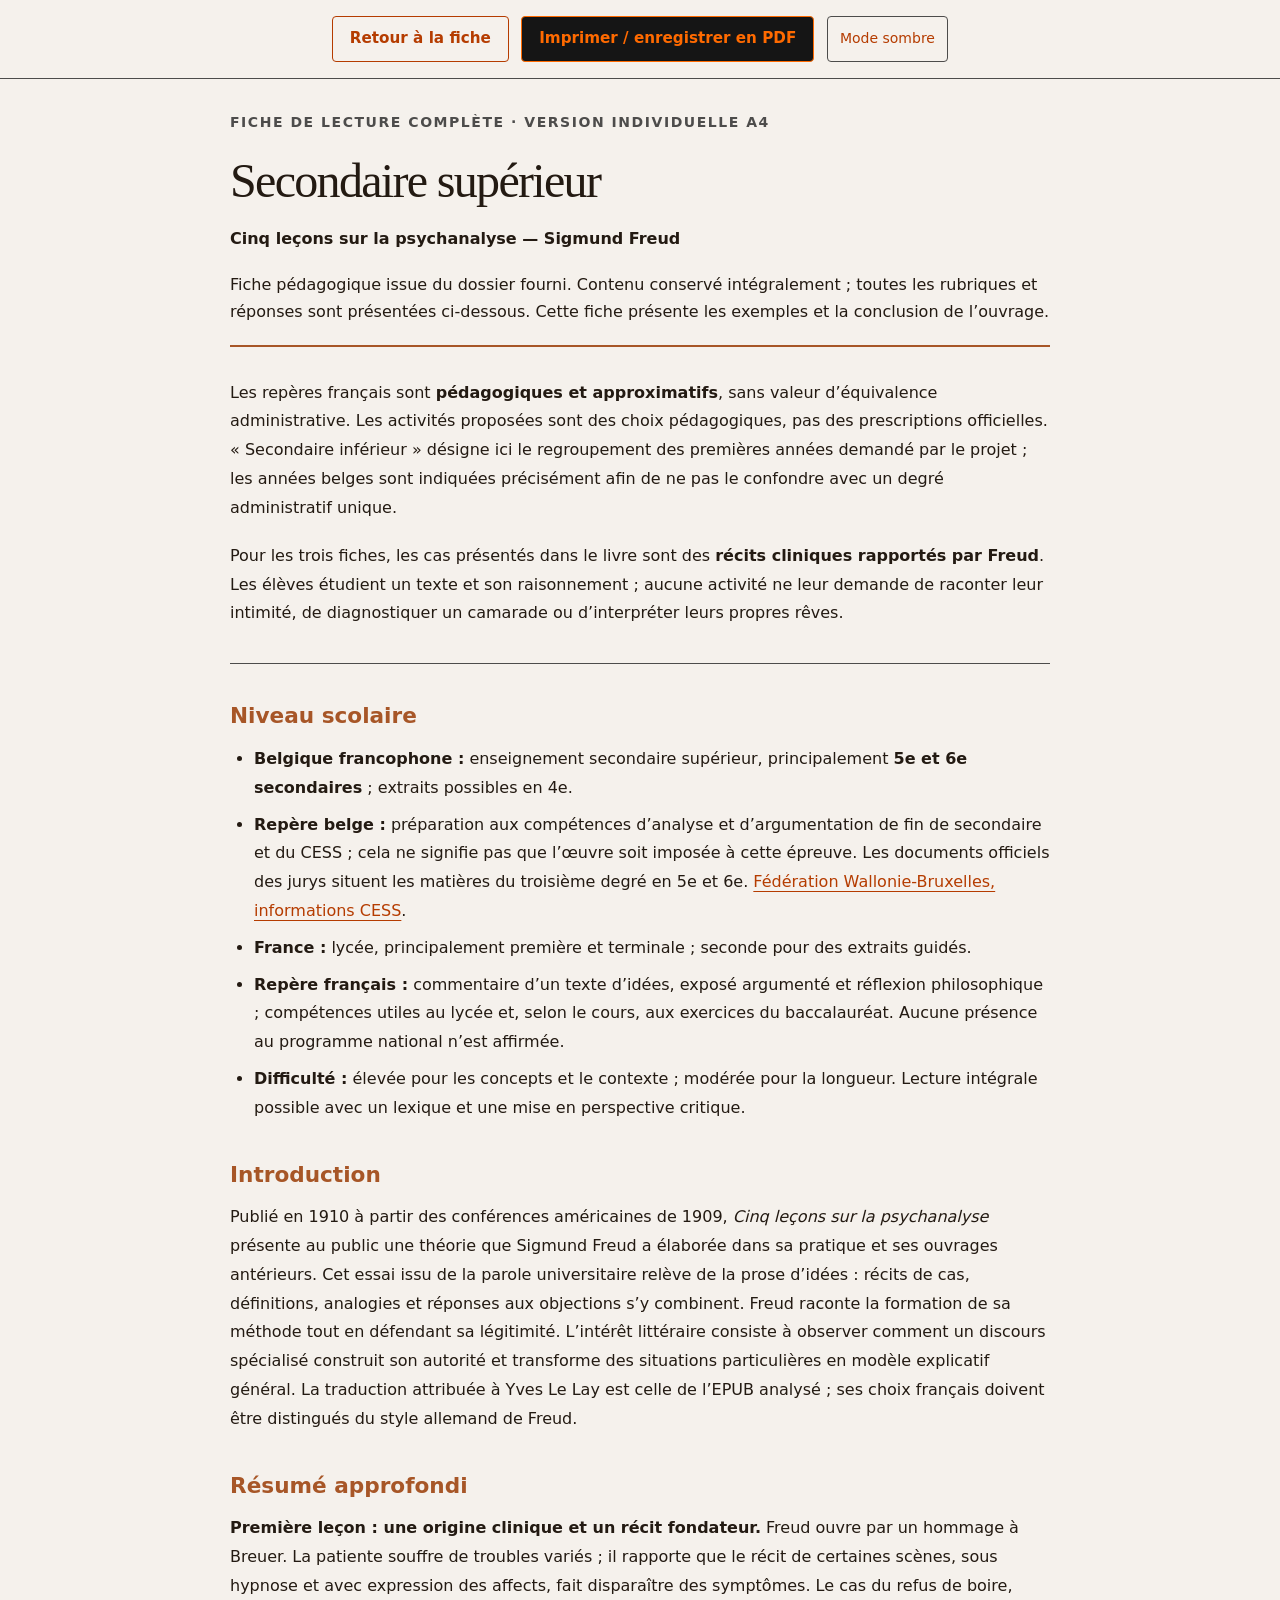
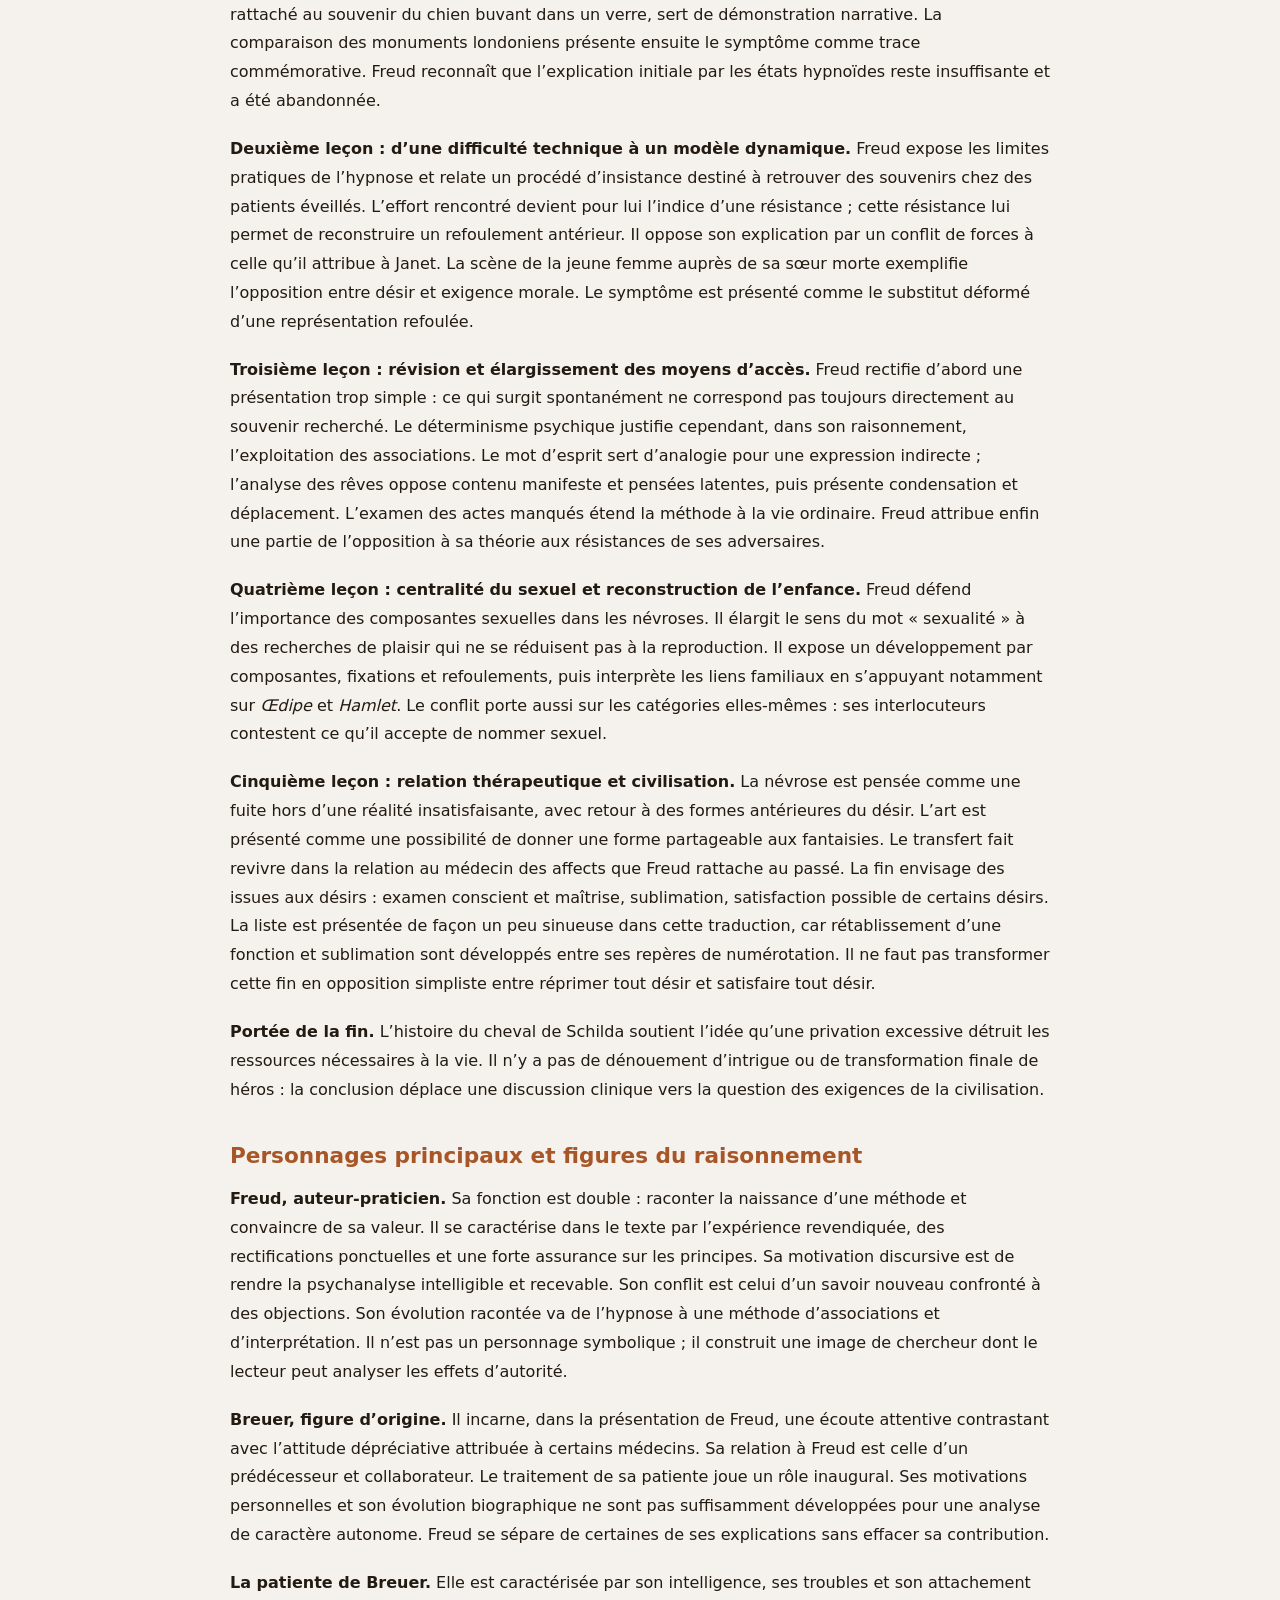
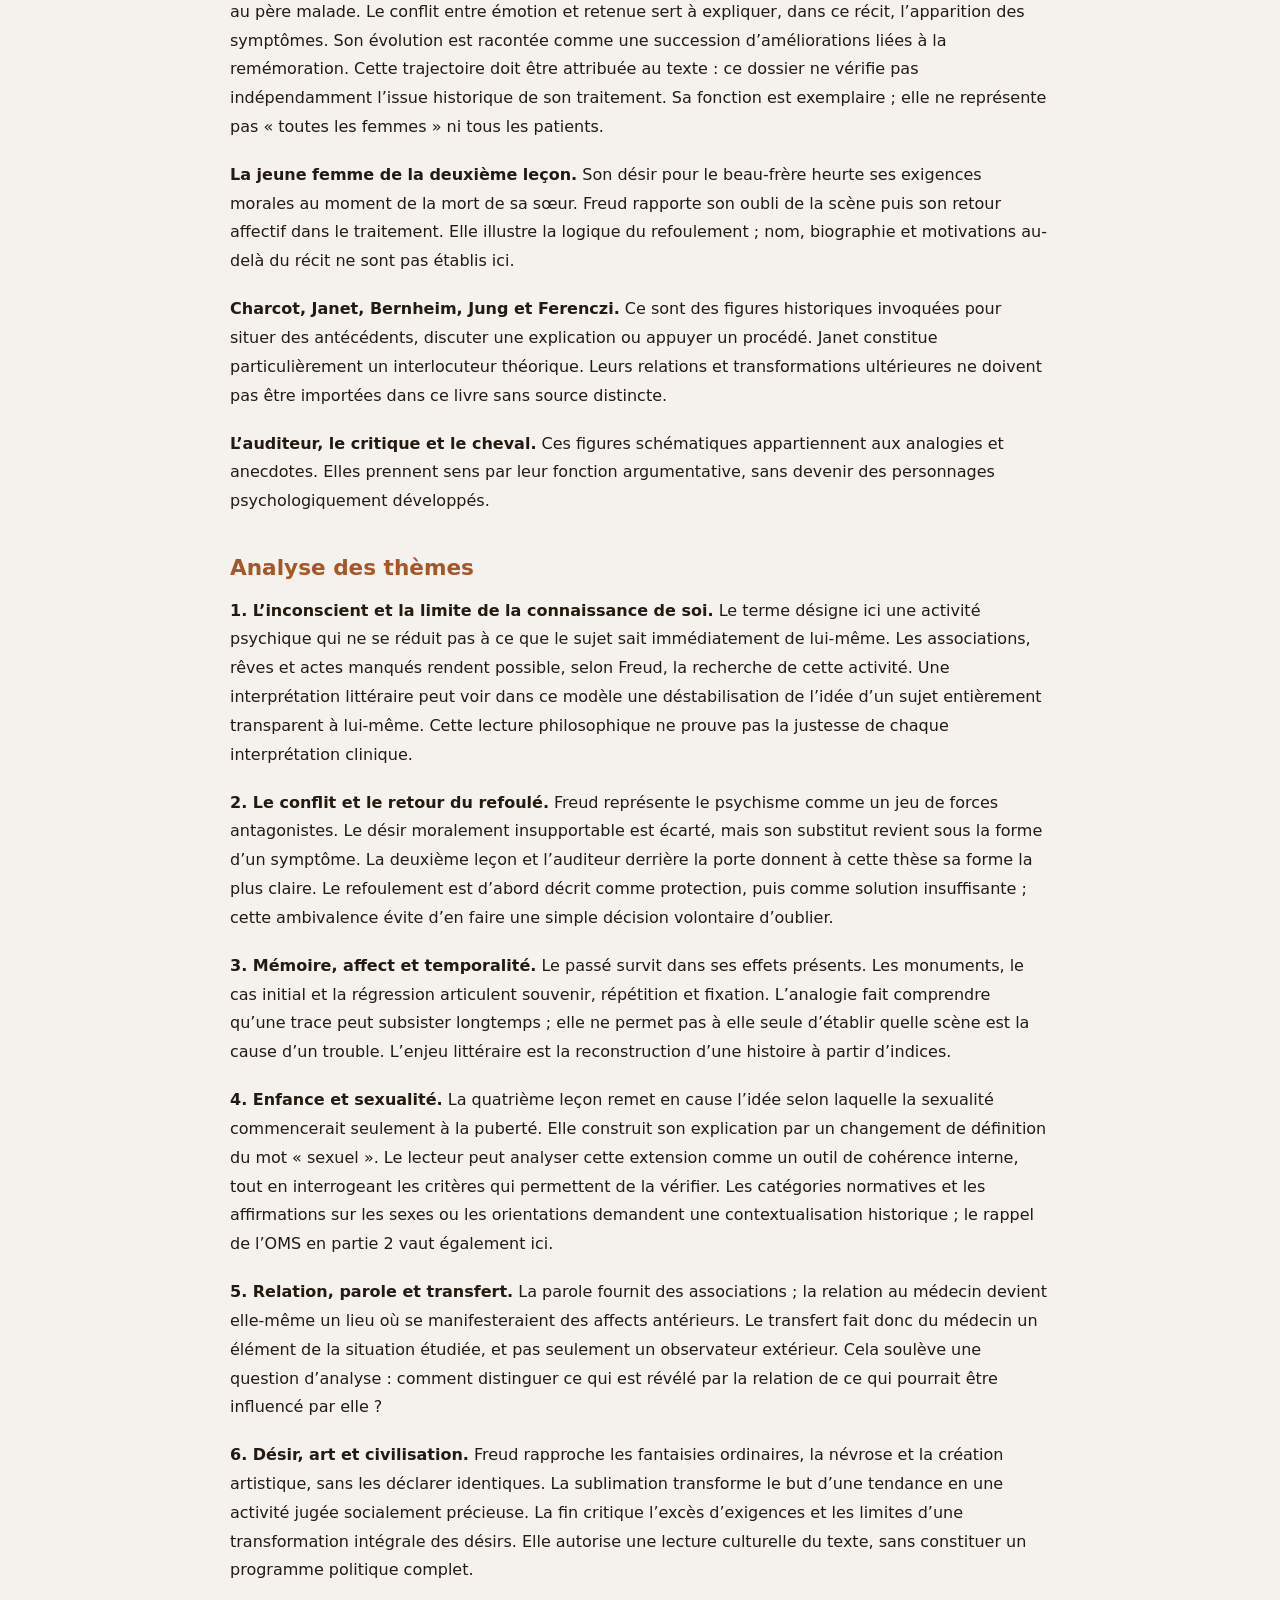
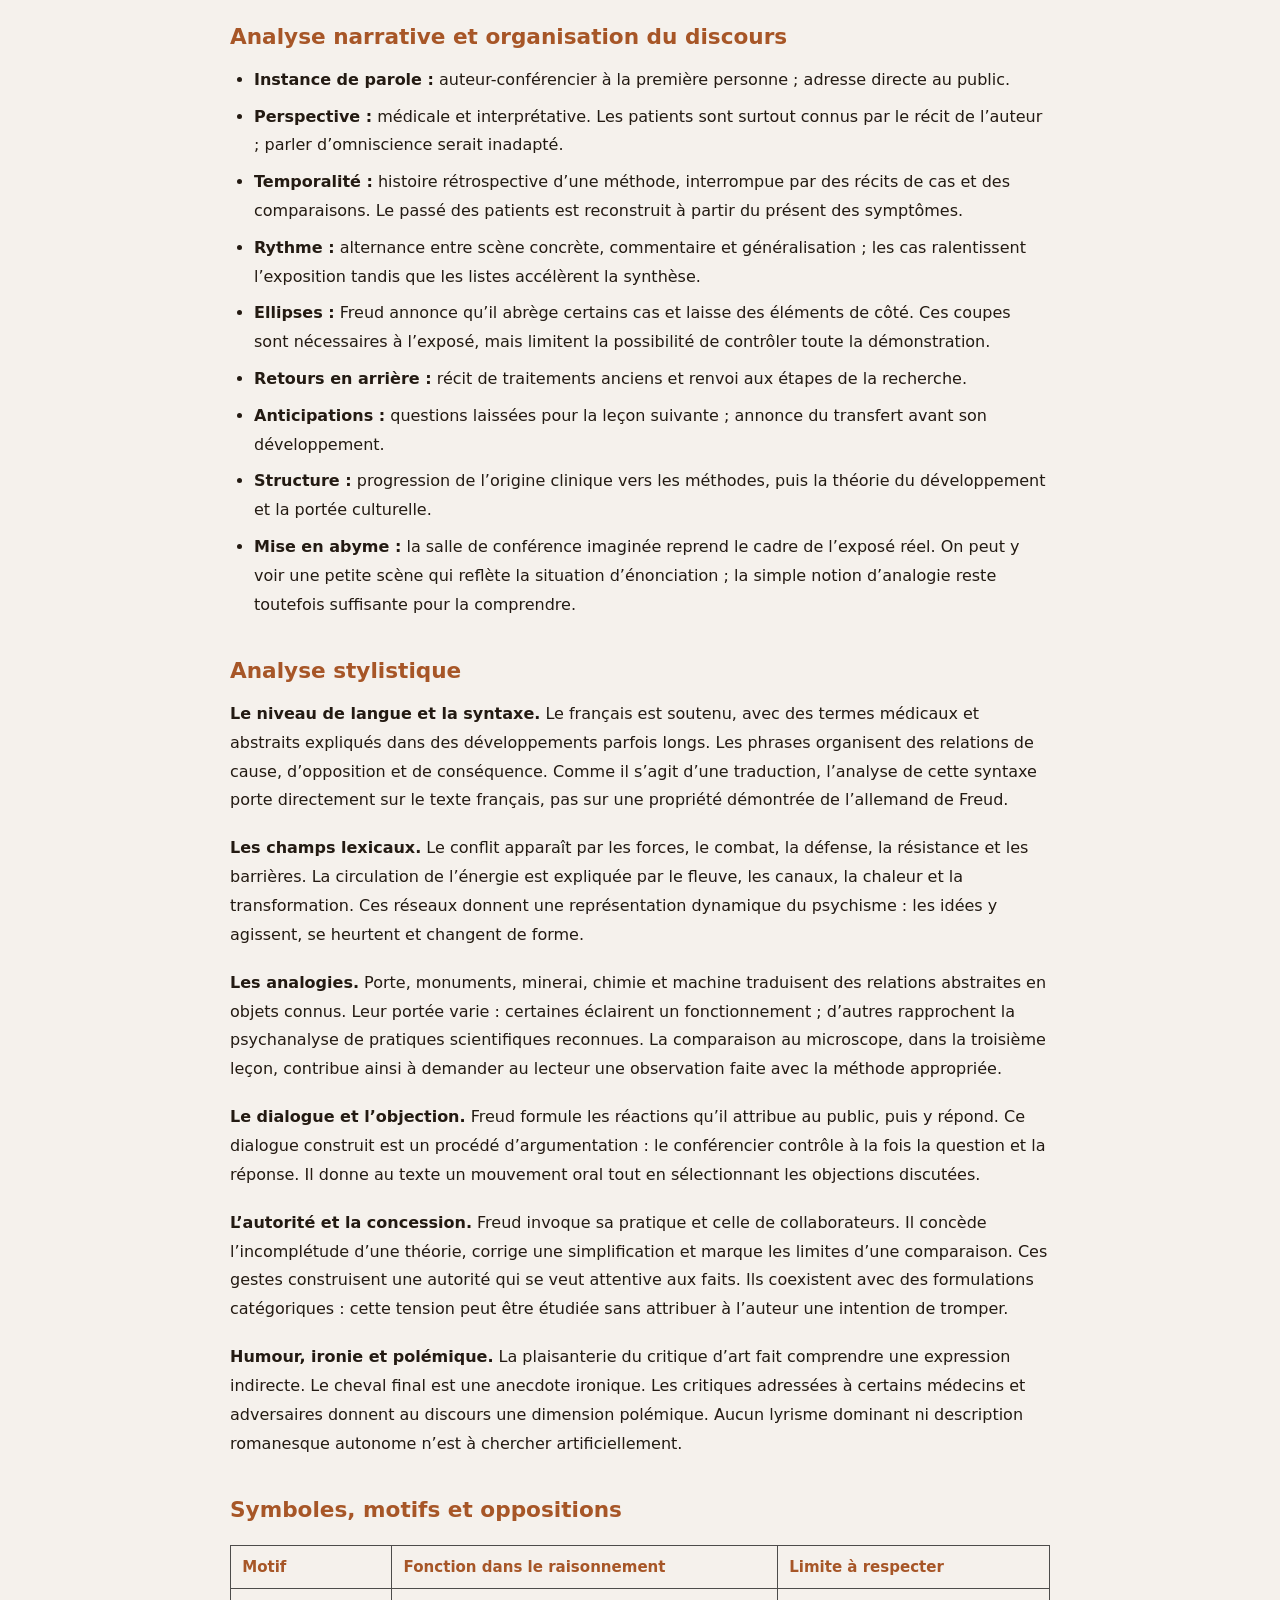
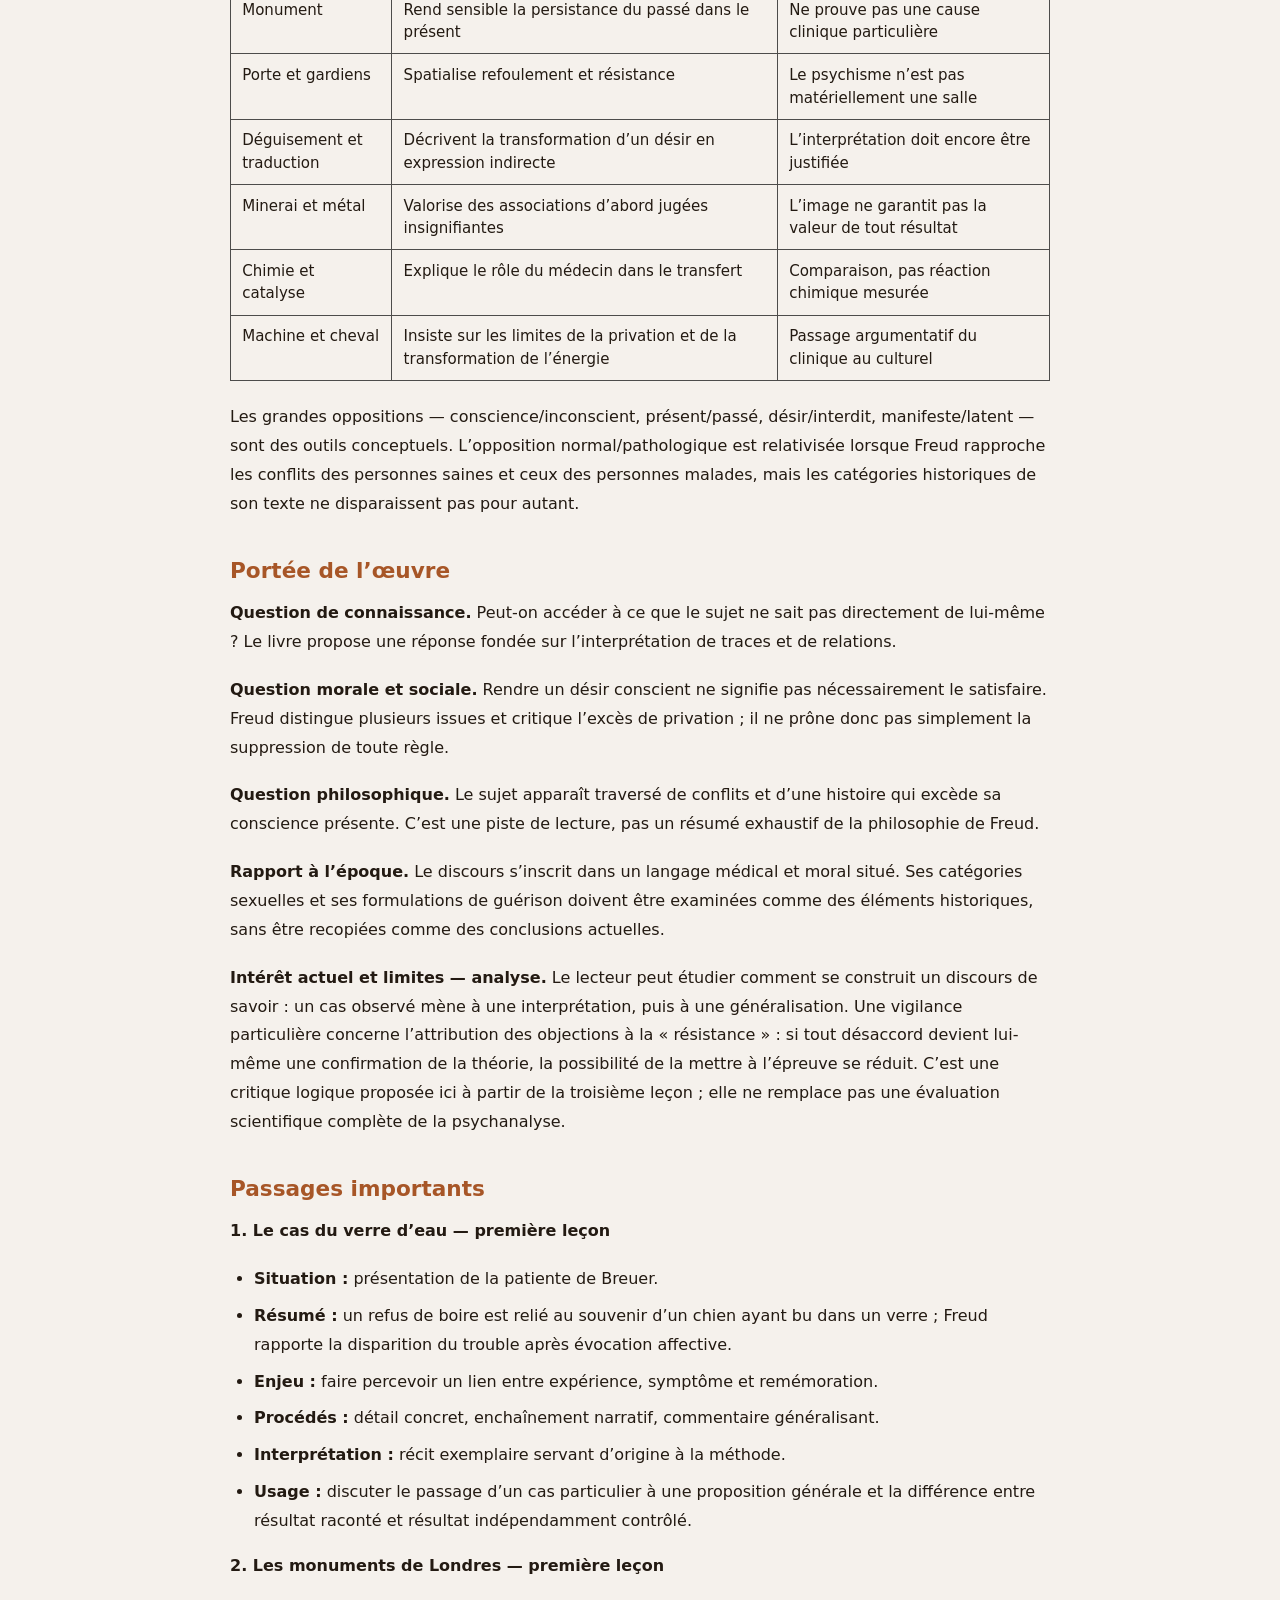
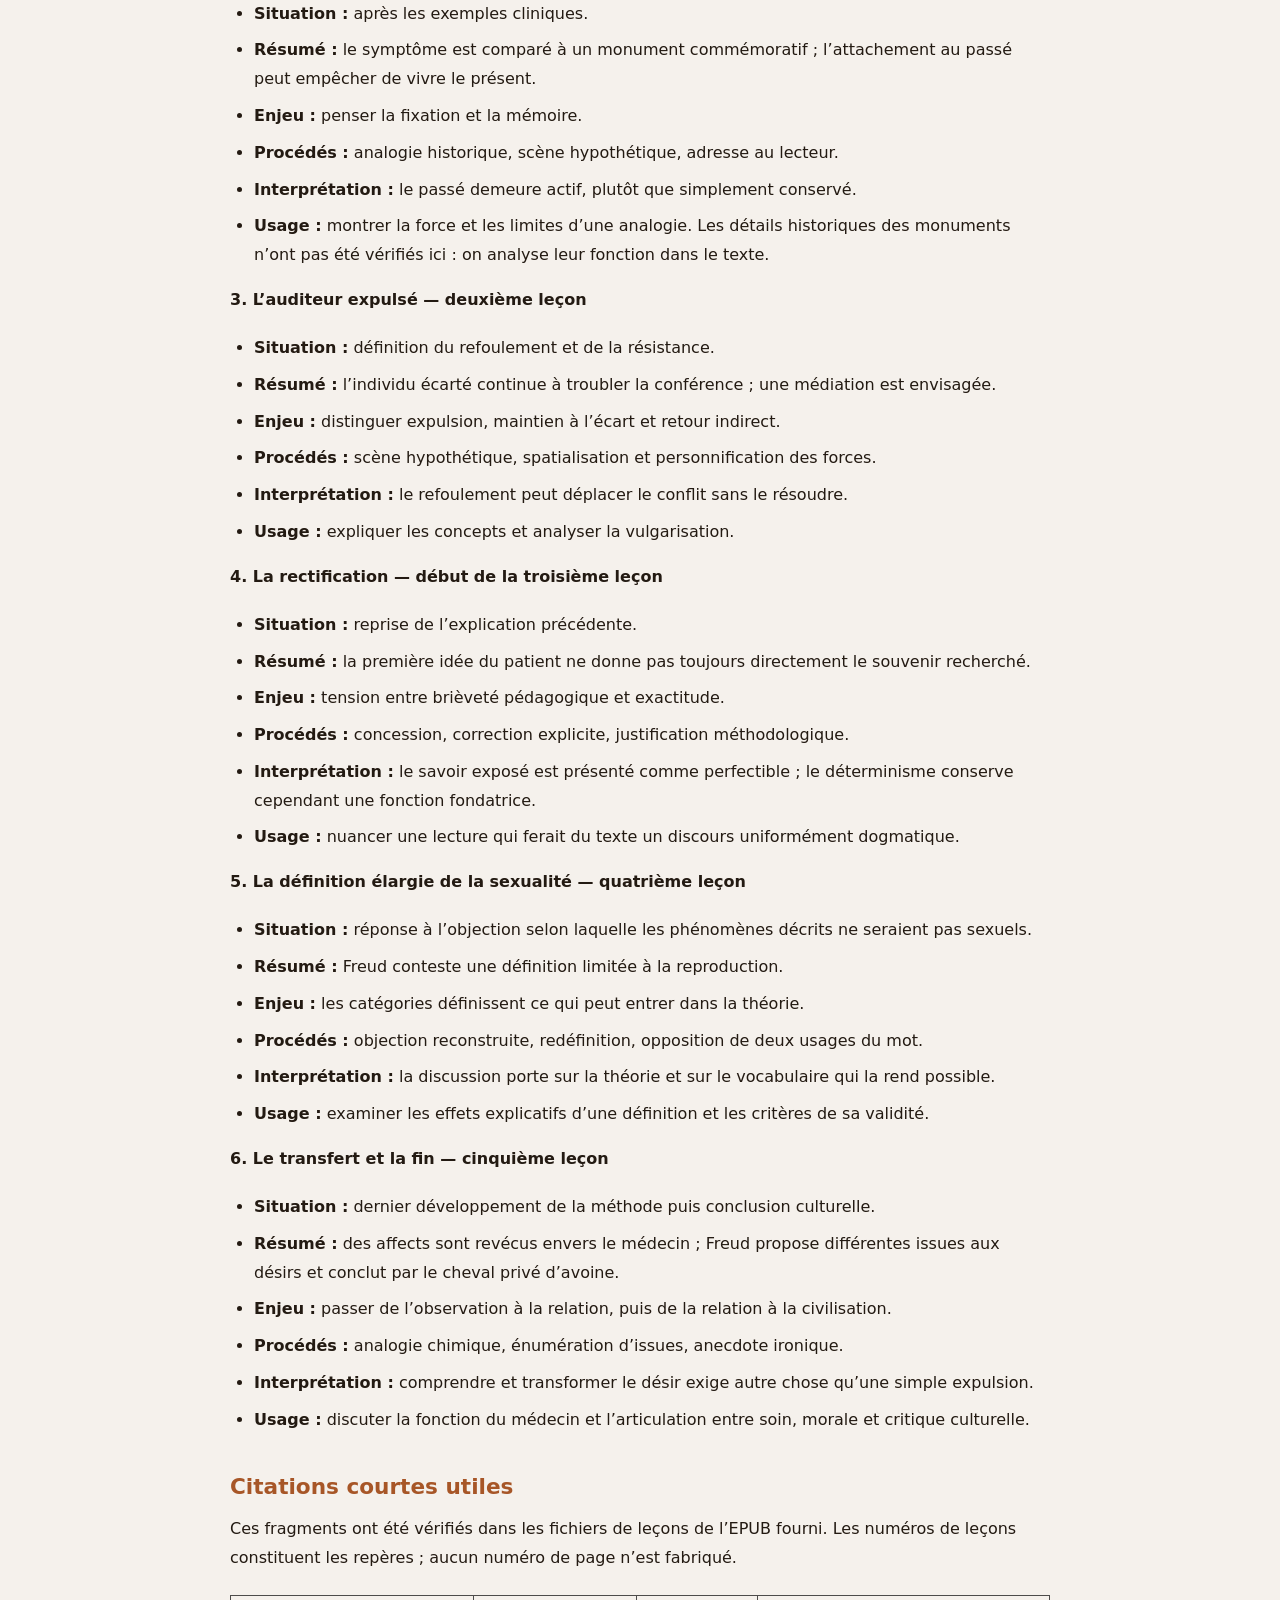
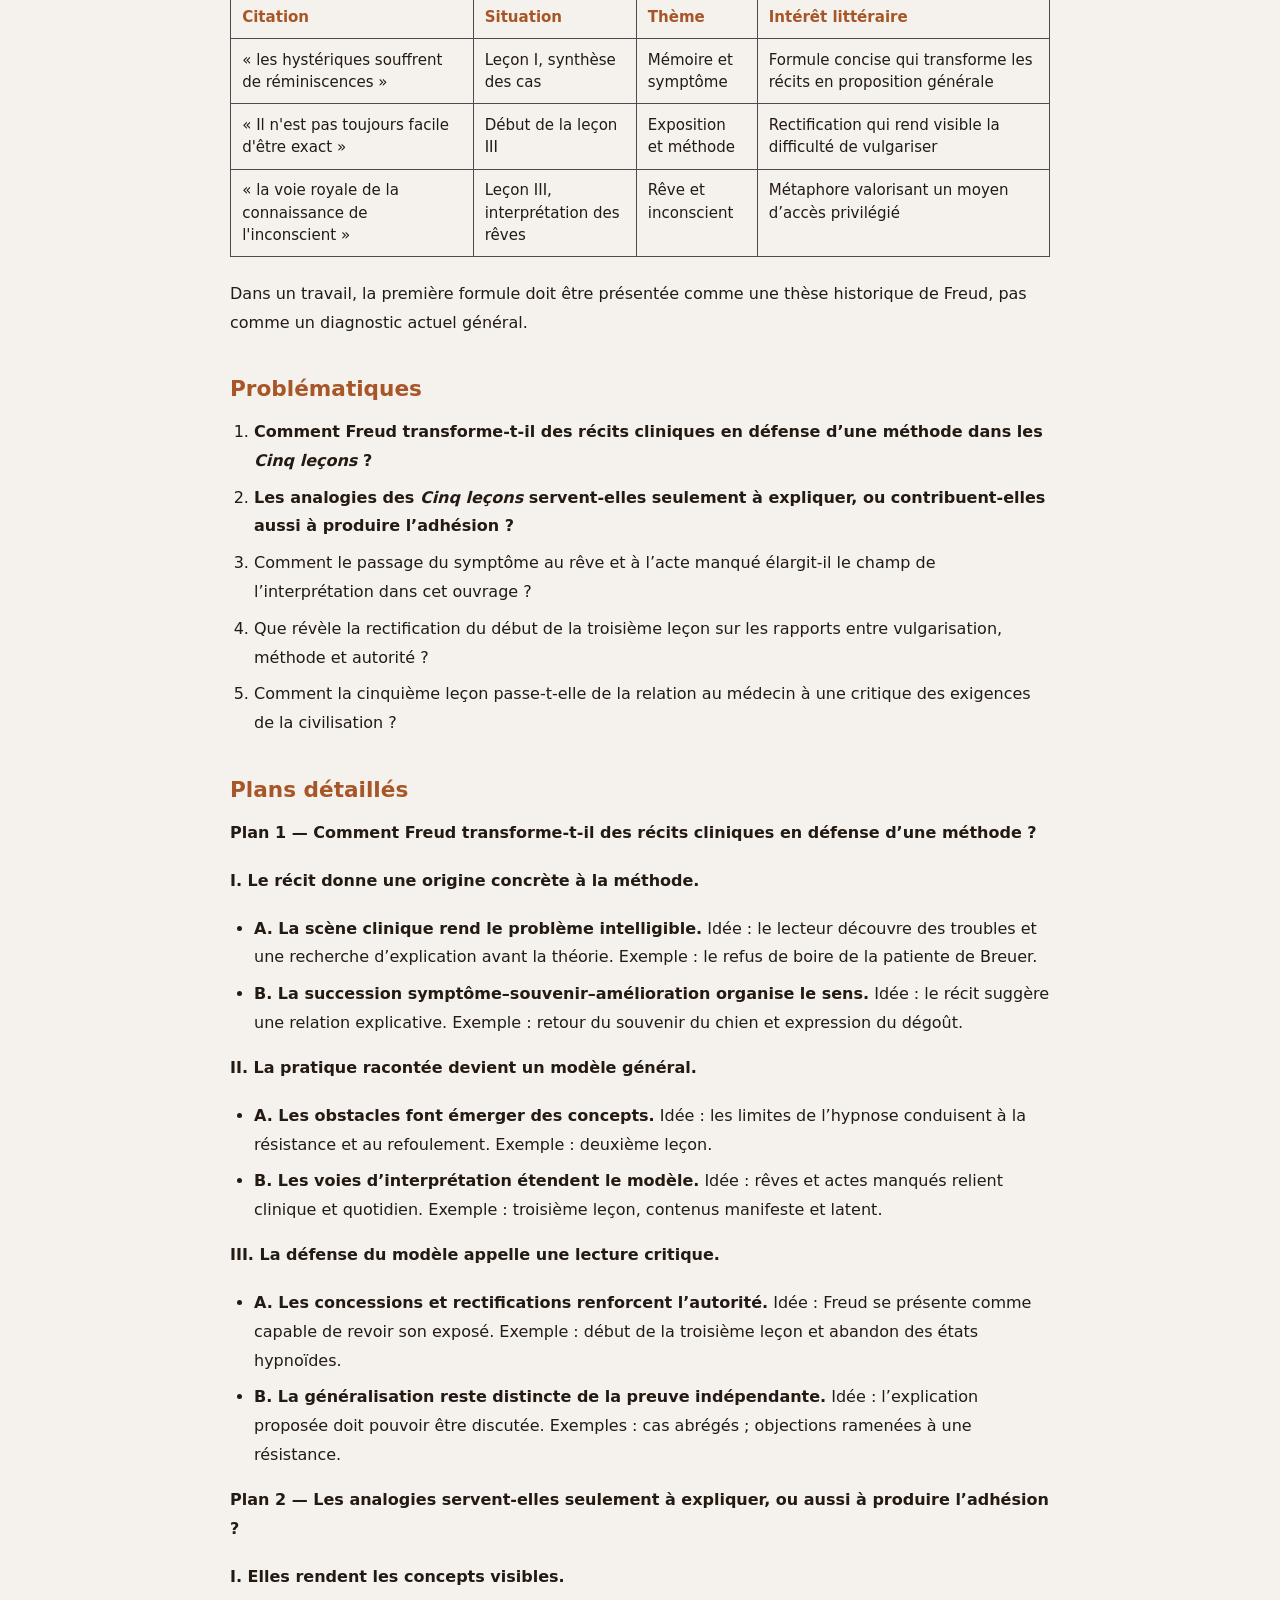
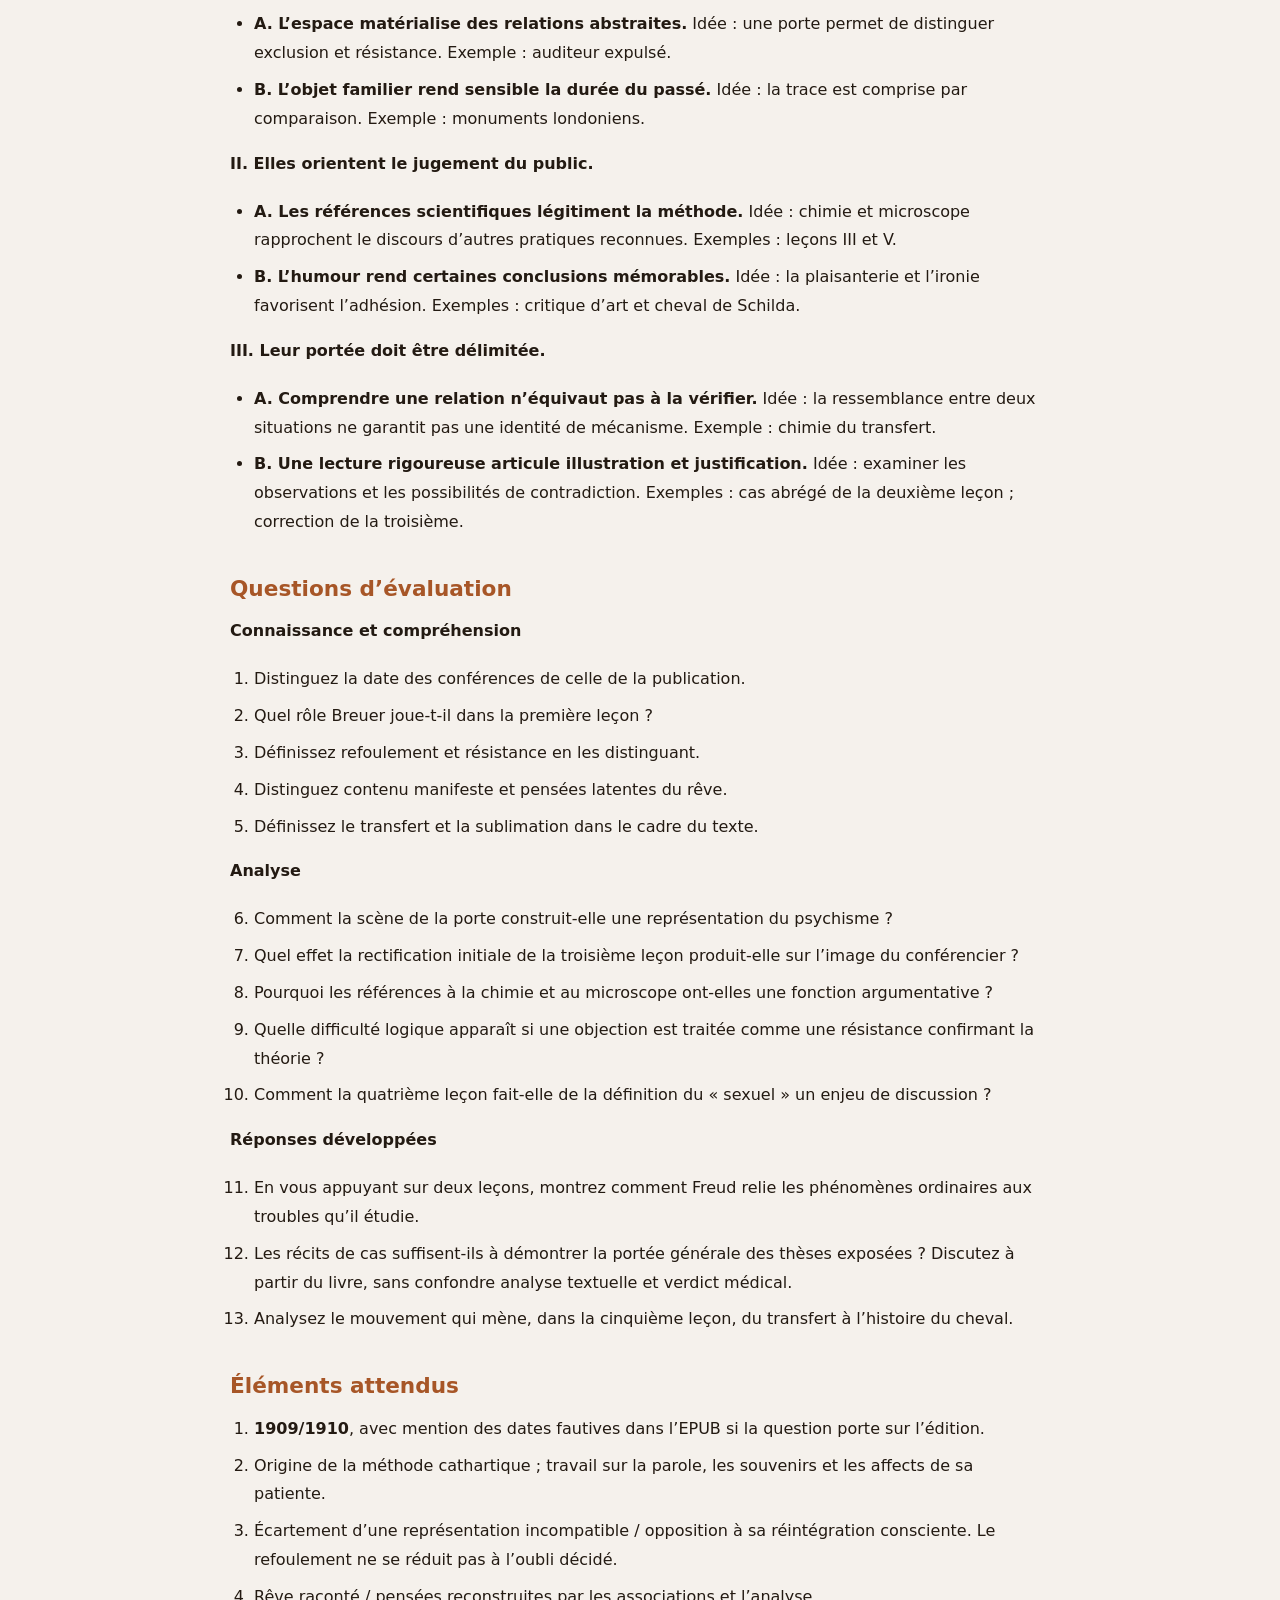
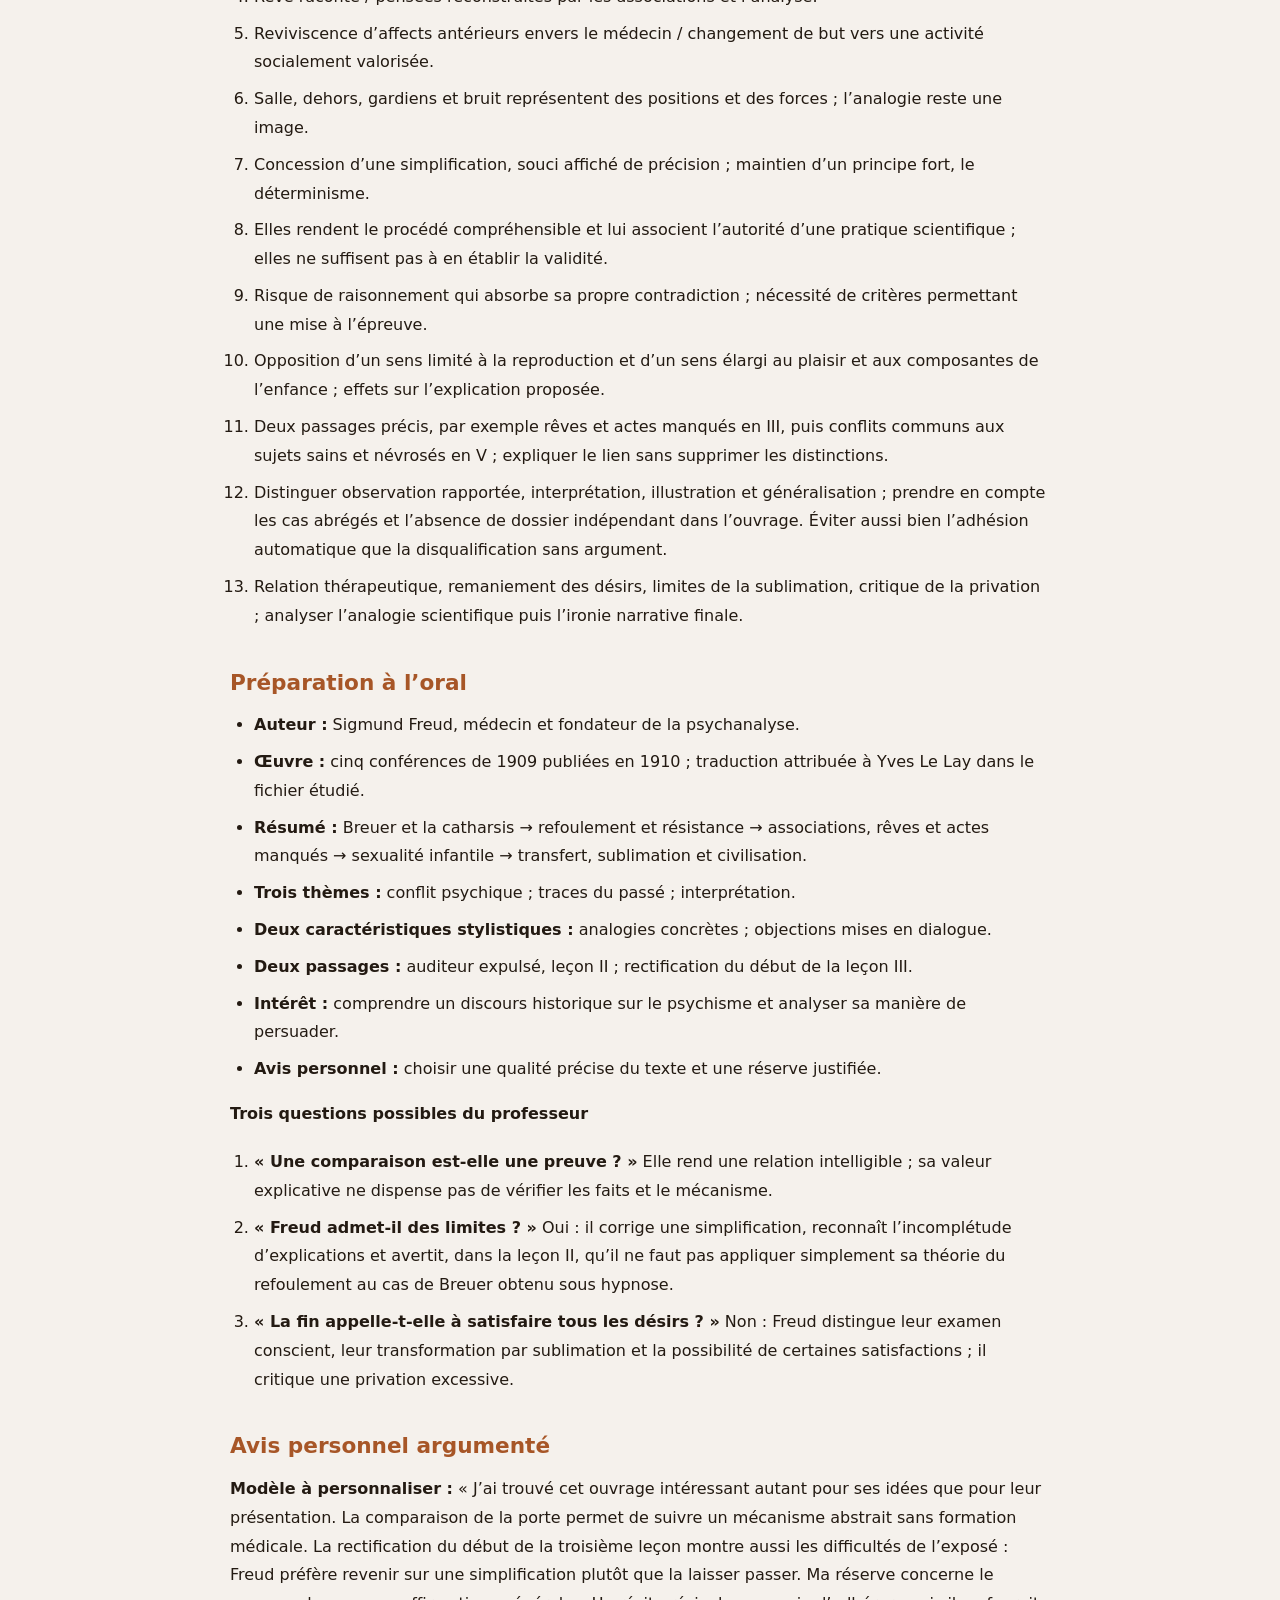
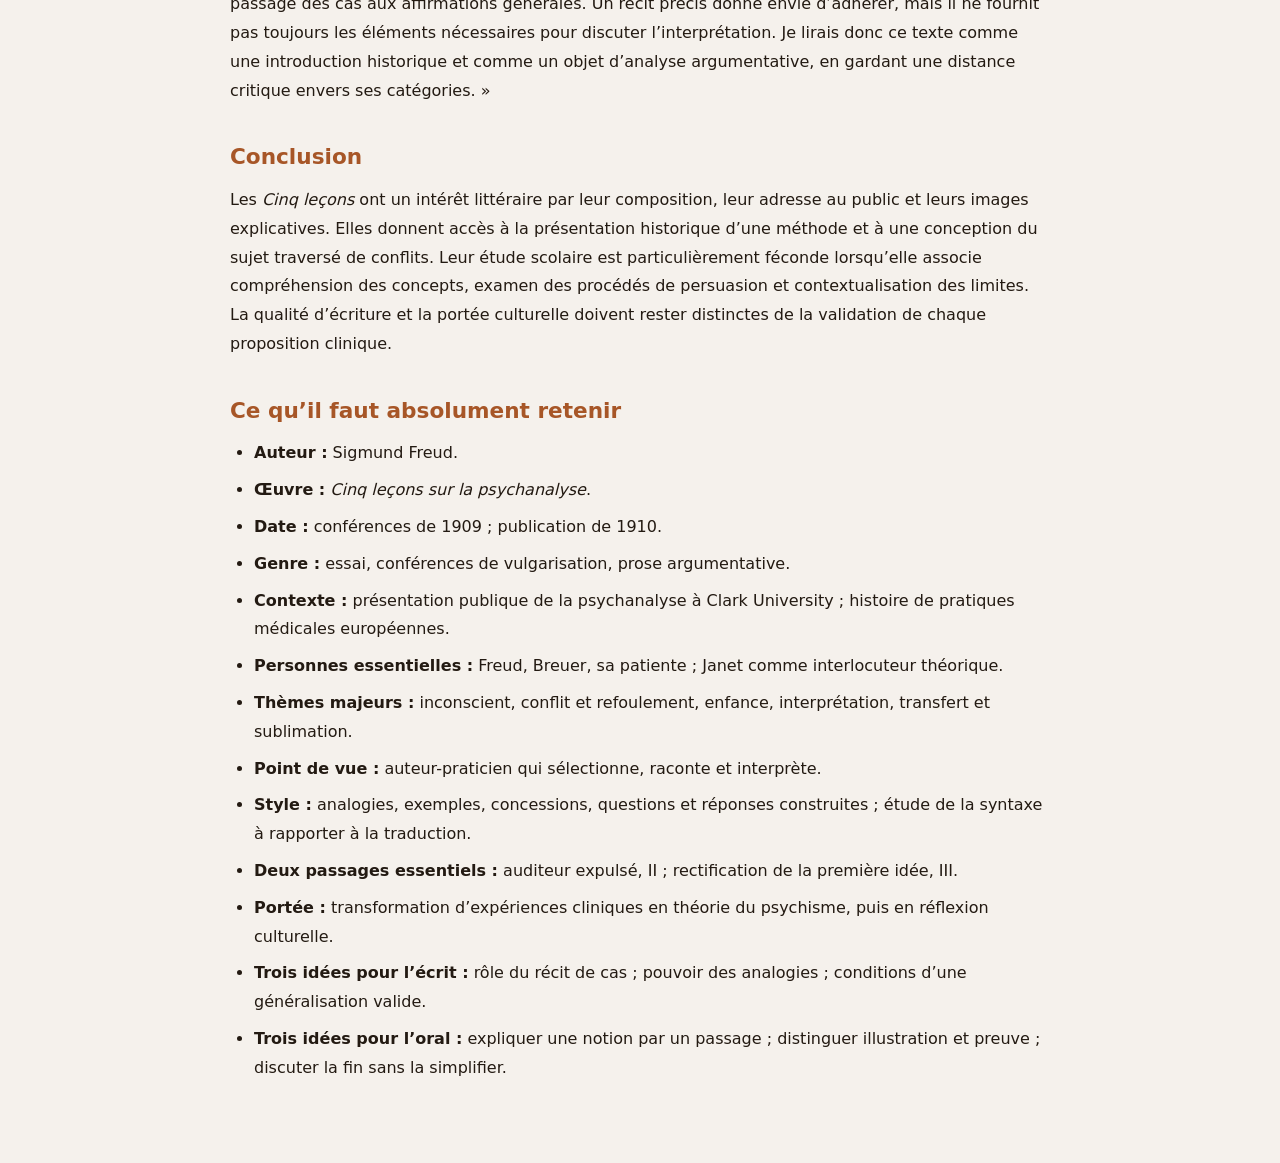
<file: imprimer-secondaire-superieur.html>
<!doctype html><html lang="fr"><head><meta charset="utf-8"><meta name="viewport" content="width=device-width, initial-scale=1"><meta name="color-scheme" content="light dark"><title>Version A4 — Secondaire supérieur — Fiche de lecture complète</title><meta name="description" content="Cinq leçons sur la psychanalyse de Sigmund Freud : dossier intégral, lecture critique et trois parcours pédagogiques issus du dossier fourni."><link rel="icon" type="image/svg+xml" href="data:image/svg+xml,%3Csvg%20xmlns%3D%22http%3A%2F%2Fwww.w3.org%2F2000%2Fsvg%22%20viewBox%3D%220%200%2032%2032%22%3E%3Crect%20width%3D%2232%22%20height%3D%2232%22%20rx%3D%226%22%20fill%3D%22%23151515%22%2F%3E%3Cpath%20d%3D%22M7%208h8v17H7zM17%208h8v17h-8z%22%20fill%3D%22%23F5F1EC%22%2F%3E%3Cpath%20d%3D%22M16%207v19%22%20stroke%3D%22%23EA770F%22%20stroke-width%3D%222%22%2F%3E%3C%2Fsvg%3E"><script src="assets/theme.js"></script><link rel="stylesheet" href="assets/style.css"><script src="assets/app.js" defer></script></head><body class="print-page" id="haut"><a class="skip" href="#contenu">Aller au contenu</a><div class="print-toolbar"><a class="button" href="secondaire-superieur.html">Retour à la fiche</a><button class="button primary" data-print hidden>Imprimer / enregistrer en PDF</button><button class="theme-toggle" type="button" aria-pressed="false" hidden>Mode sombre</button></div><main id="contenu" tabindex="-1" class="print-main"><header class="print-heading"><p class="eyebrow">Fiche de lecture complète · Version individuelle A4</p><h1>Secondaire supérieur</h1><p class="print-book">Cinq leçons sur la psychanalyse — Sigmund Freud</p><p>Fiche pédagogique issue du dossier fourni. Contenu conservé intégralement ; toutes les rubriques et réponses sont présentées ci-dessous. Cette fiche présente les exemples et la conclusion de l’ouvrage.</p></header><aside class="print-context prose"><p>Les repères français sont <strong>pédagogiques et approximatifs</strong>, sans valeur d’équivalence administrative. Les activités proposées sont des choix pédagogiques, pas des prescriptions officielles. « Secondaire inférieur » désigne ici le regroupement des premières années demandé par le projet ; les années belges sont indiquées précisément afin de ne pas le confondre avec un degré administratif unique.</p>
<p>Pour les trois fiches, les cas présentés dans le livre sont des <strong>récits cliniques rapportés par Freud</strong>. Les élèves étudient un texte et son raisonnement ; aucune activité ne leur demande de raconter leur intimité, de diagnostiquer un camarade ou d’interpréter leurs propres rêves.</p>
</aside><article class="prose"><section class="print-section"><h2>Niveau scolaire</h2><ul>
<li><strong>Belgique francophone :</strong> enseignement secondaire supérieur, principalement <strong>5e et 6e secondaires</strong> ; extraits possibles en 4e.</li>
<li><strong>Repère belge :</strong> préparation aux compétences d’analyse et d’argumentation de fin de secondaire et du CESS ; cela ne signifie pas que l’œuvre soit imposée à cette épreuve. Les documents officiels des jurys situent les matières du troisième degré en 5e et 6e. <a rel="noreferrer" href="https://www.enseignement.be/public/docs/jurys-cess-informations-g-n-rales-mise-jour-du-27-10-2023-.pdf">Fédération Wallonie-Bruxelles, informations CESS</a>.</li>
<li><strong>France :</strong> lycée, principalement première et terminale ; seconde pour des extraits guidés.</li>
<li><strong>Repère français :</strong> commentaire d’un texte d’idées, exposé argumenté et réflexion philosophique ; compétences utiles au lycée et, selon le cours, aux exercices du baccalauréat. Aucune présence au programme national n’est affirmée.</li>
<li><strong>Difficulté :</strong> élevée pour les concepts et le contexte ; modérée pour la longueur. Lecture intégrale possible avec un lexique et une mise en perspective critique.</li>
</ul>
</section><section class="print-section"><h2>Introduction</h2><p>Publié en 1910 à partir des conférences américaines de 1909, <em>Cinq leçons sur la psychanalyse</em> présente au public une théorie que Sigmund Freud a élaborée dans sa pratique et ses ouvrages antérieurs. Cet essai issu de la parole universitaire relève de la prose d’idées : récits de cas, définitions, analogies et réponses aux objections s’y combinent. Freud raconte la formation de sa méthode tout en défendant sa légitimité. L’intérêt littéraire consiste à observer comment un discours spécialisé construit son autorité et transforme des situations particulières en modèle explicatif général. La traduction attribuée à Yves Le Lay est celle de l’EPUB analysé ; ses choix français doivent être distingués du style allemand de Freud.</p>
</section><section class="print-section"><h2>Résumé approfondi</h2><p><strong>Première leçon : une origine clinique et un récit fondateur.</strong> Freud ouvre par un hommage à Breuer. La patiente souffre de troubles variés ; il rapporte que le récit de certaines scènes, sous hypnose et avec expression des affects, fait disparaître des symptômes. Le cas du refus de boire, rattaché au souvenir du chien buvant dans un verre, sert de démonstration narrative. La comparaison des monuments londoniens présente ensuite le symptôme comme trace commémorative. Freud reconnaît que l’explication initiale par les états hypnoïdes reste insuffisante et a été abandonnée.</p>
<p><strong>Deuxième leçon : d’une difficulté technique à un modèle dynamique.</strong> Freud expose les limites pratiques de l’hypnose et relate un procédé d’insistance destiné à retrouver des souvenirs chez des patients éveillés. L’effort rencontré devient pour lui l’indice d’une résistance ; cette résistance lui permet de reconstruire un refoulement antérieur. Il oppose son explication par un conflit de forces à celle qu’il attribue à Janet. La scène de la jeune femme auprès de sa sœur morte exemplifie l’opposition entre désir et exigence morale. Le symptôme est présenté comme le substitut déformé d’une représentation refoulée.</p>
<p><strong>Troisième leçon : révision et élargissement des moyens d’accès.</strong> Freud rectifie d’abord une présentation trop simple : ce qui surgit spontanément ne correspond pas toujours directement au souvenir recherché. Le déterminisme psychique justifie cependant, dans son raisonnement, l’exploitation des associations. Le mot d’esprit sert d’analogie pour une expression indirecte ; l’analyse des rêves oppose contenu manifeste et pensées latentes, puis présente condensation et déplacement. L’examen des actes manqués étend la méthode à la vie ordinaire. Freud attribue enfin une partie de l’opposition à sa théorie aux résistances de ses adversaires.</p>
<p><strong>Quatrième leçon : centralité du sexuel et reconstruction de l’enfance.</strong> Freud défend l’importance des composantes sexuelles dans les névroses. Il élargit le sens du mot « sexualité » à des recherches de plaisir qui ne se réduisent pas à la reproduction. Il expose un développement par composantes, fixations et refoulements, puis interprète les liens familiaux en s’appuyant notamment sur <em>Œdipe</em> et <em>Hamlet</em>. Le conflit porte aussi sur les catégories elles-mêmes : ses interlocuteurs contestent ce qu’il accepte de nommer sexuel.</p>
<p><strong>Cinquième leçon : relation thérapeutique et civilisation.</strong> La névrose est pensée comme une fuite hors d’une réalité insatisfaisante, avec retour à des formes antérieures du désir. L’art est présenté comme une possibilité de donner une forme partageable aux fantaisies. Le transfert fait revivre dans la relation au médecin des affects que Freud rattache au passé. La fin envisage des issues aux désirs : examen conscient et maîtrise, sublimation, satisfaction possible de certains désirs. La liste est présentée de façon un peu sinueuse dans cette traduction, car rétablissement d’une fonction et sublimation sont développés entre ses repères de numérotation. Il ne faut pas transformer cette fin en opposition simpliste entre réprimer tout désir et satisfaire tout désir.</p>
<p><strong>Portée de la fin.</strong> L’histoire du cheval de Schilda soutient l’idée qu’une privation excessive détruit les ressources nécessaires à la vie. Il n’y a pas de dénouement d’intrigue ou de transformation finale de héros : la conclusion déplace une discussion clinique vers la question des exigences de la civilisation.</p>
</section><section class="print-section"><h2>Personnages principaux et figures du raisonnement</h2><p><strong>Freud, auteur-praticien.</strong> Sa fonction est double : raconter la naissance d’une méthode et convaincre de sa valeur. Il se caractérise dans le texte par l’expérience revendiquée, des rectifications ponctuelles et une forte assurance sur les principes. Sa motivation discursive est de rendre la psychanalyse intelligible et recevable. Son conflit est celui d’un savoir nouveau confronté à des objections. Son évolution racontée va de l’hypnose à une méthode d’associations et d’interprétation. Il n’est pas un personnage symbolique ; il construit une image de chercheur dont le lecteur peut analyser les effets d’autorité.</p>
<p><strong>Breuer, figure d’origine.</strong> Il incarne, dans la présentation de Freud, une écoute attentive contrastant avec l’attitude dépréciative attribuée à certains médecins. Sa relation à Freud est celle d’un prédécesseur et collaborateur. Le traitement de sa patiente joue un rôle inaugural. Ses motivations personnelles et son évolution biographique ne sont pas suffisamment développées pour une analyse de caractère autonome. Freud se sépare de certaines de ses explications sans effacer sa contribution.</p>
<p><strong>La patiente de Breuer.</strong> Elle est caractérisée par son intelligence, ses troubles et son attachement au père malade. Le conflit entre émotion et retenue sert à expliquer, dans ce récit, l’apparition des symptômes. Son évolution est racontée comme une succession d’améliorations liées à la remémoration. Cette trajectoire doit être attribuée au texte : ce dossier ne vérifie pas indépendamment l’issue historique de son traitement. Sa fonction est exemplaire ; elle ne représente pas « toutes les femmes » ni tous les patients.</p>
<p><strong>La jeune femme de la deuxième leçon.</strong> Son désir pour le beau-frère heurte ses exigences morales au moment de la mort de sa sœur. Freud rapporte son oubli de la scène puis son retour affectif dans le traitement. Elle illustre la logique du refoulement ; nom, biographie et motivations au-delà du récit ne sont pas établis ici.</p>
<p><strong>Charcot, Janet, Bernheim, Jung et Ferenczi.</strong> Ce sont des figures historiques invoquées pour situer des antécédents, discuter une explication ou appuyer un procédé. Janet constitue particulièrement un interlocuteur théorique. Leurs relations et transformations ultérieures ne doivent pas être importées dans ce livre sans source distincte.</p>
<p><strong>L’auditeur, le critique et le cheval.</strong> Ces figures schématiques appartiennent aux analogies et anecdotes. Elles prennent sens par leur fonction argumentative, sans devenir des personnages psychologiquement développés.</p>
</section><section class="print-section"><h2>Analyse des thèmes</h2><p><strong>1. L’inconscient et la limite de la connaissance de soi.</strong> Le terme désigne ici une activité psychique qui ne se réduit pas à ce que le sujet sait immédiatement de lui-même. Les associations, rêves et actes manqués rendent possible, selon Freud, la recherche de cette activité. Une interprétation littéraire peut voir dans ce modèle une déstabilisation de l’idée d’un sujet entièrement transparent à lui-même. Cette lecture philosophique ne prouve pas la justesse de chaque interprétation clinique.</p>
<p><strong>2. Le conflit et le retour du refoulé.</strong> Freud représente le psychisme comme un jeu de forces antagonistes. Le désir moralement insupportable est écarté, mais son substitut revient sous la forme d’un symptôme. La deuxième leçon et l’auditeur derrière la porte donnent à cette thèse sa forme la plus claire. Le refoulement est d’abord décrit comme protection, puis comme solution insuffisante ; cette ambivalence évite d’en faire une simple décision volontaire d’oublier.</p>
<p><strong>3. Mémoire, affect et temporalité.</strong> Le passé survit dans ses effets présents. Les monuments, le cas initial et la régression articulent souvenir, répétition et fixation. L’analogie fait comprendre qu’une trace peut subsister longtemps ; elle ne permet pas à elle seule d’établir quelle scène est la cause d’un trouble. L’enjeu littéraire est la reconstruction d’une histoire à partir d’indices.</p>
<p><strong>4. Enfance et sexualité.</strong> La quatrième leçon remet en cause l’idée selon laquelle la sexualité commencerait seulement à la puberté. Elle construit son explication par un changement de définition du mot « sexuel ». Le lecteur peut analyser cette extension comme un outil de cohérence interne, tout en interrogeant les critères qui permettent de la vérifier. Les catégories normatives et les affirmations sur les sexes ou les orientations demandent une contextualisation historique ; le rappel de l’OMS en partie 2 vaut également ici.</p>
<p><strong>5. Relation, parole et transfert.</strong> La parole fournit des associations ; la relation au médecin devient elle-même un lieu où se manifesteraient des affects antérieurs. Le transfert fait donc du médecin un élément de la situation étudiée, et pas seulement un observateur extérieur. Cela soulève une question d’analyse : comment distinguer ce qui est révélé par la relation de ce qui pourrait être influencé par elle ?</p>
<p><strong>6. Désir, art et civilisation.</strong> Freud rapproche les fantaisies ordinaires, la névrose et la création artistique, sans les déclarer identiques. La sublimation transforme le but d’une tendance en une activité jugée socialement précieuse. La fin critique l’excès d’exigences et les limites d’une transformation intégrale des désirs. Elle autorise une lecture culturelle du texte, sans constituer un programme politique complet.</p>
</section><section class="print-section"><h2>Analyse narrative et organisation du discours</h2><ul>
<li><strong>Instance de parole :</strong> auteur-conférencier à la première personne ; adresse directe au public.</li>
<li><strong>Perspective :</strong> médicale et interprétative. Les patients sont surtout connus par le récit de l’auteur ; parler d’omniscience serait inadapté.</li>
<li><strong>Temporalité :</strong> histoire rétrospective d’une méthode, interrompue par des récits de cas et des comparaisons. Le passé des patients est reconstruit à partir du présent des symptômes.</li>
<li><strong>Rythme :</strong> alternance entre scène concrète, commentaire et généralisation ; les cas ralentissent l’exposition tandis que les listes accélèrent la synthèse.</li>
<li><strong>Ellipses :</strong> Freud annonce qu’il abrège certains cas et laisse des éléments de côté. Ces coupes sont nécessaires à l’exposé, mais limitent la possibilité de contrôler toute la démonstration.</li>
<li><strong>Retours en arrière :</strong> récit de traitements anciens et renvoi aux étapes de la recherche.</li>
<li><strong>Anticipations :</strong> questions laissées pour la leçon suivante ; annonce du transfert avant son développement.</li>
<li><strong>Structure :</strong> progression de l’origine clinique vers les méthodes, puis la théorie du développement et la portée culturelle.</li>
<li><strong>Mise en abyme :</strong> la salle de conférence imaginée reprend le cadre de l’exposé réel. On peut y voir une petite scène qui reflète la situation d’énonciation ; la simple notion d’analogie reste toutefois suffisante pour la comprendre.</li>
</ul>
</section><section class="print-section"><h2>Analyse stylistique</h2><p><strong>Le niveau de langue et la syntaxe.</strong> Le français est soutenu, avec des termes médicaux et abstraits expliqués dans des développements parfois longs. Les phrases organisent des relations de cause, d’opposition et de conséquence. Comme il s’agit d’une traduction, l’analyse de cette syntaxe porte directement sur le texte français, pas sur une propriété démontrée de l’allemand de Freud.</p>
<p><strong>Les champs lexicaux.</strong> Le conflit apparaît par les forces, le combat, la défense, la résistance et les barrières. La circulation de l’énergie est expliquée par le fleuve, les canaux, la chaleur et la transformation. Ces réseaux donnent une représentation dynamique du psychisme : les idées y agissent, se heurtent et changent de forme.</p>
<p><strong>Les analogies.</strong> Porte, monuments, minerai, chimie et machine traduisent des relations abstraites en objets connus. Leur portée varie : certaines éclairent un fonctionnement ; d’autres rapprochent la psychanalyse de pratiques scientifiques reconnues. La comparaison au microscope, dans la troisième leçon, contribue ainsi à demander au lecteur une observation faite avec la méthode appropriée.</p>
<p><strong>Le dialogue et l’objection.</strong> Freud formule les réactions qu’il attribue au public, puis y répond. Ce dialogue construit est un procédé d’argumentation : le conférencier contrôle à la fois la question et la réponse. Il donne au texte un mouvement oral tout en sélectionnant les objections discutées.</p>
<p><strong>L’autorité et la concession.</strong> Freud invoque sa pratique et celle de collaborateurs. Il concède l’incomplétude d’une théorie, corrige une simplification et marque les limites d’une comparaison. Ces gestes construisent une autorité qui se veut attentive aux faits. Ils coexistent avec des formulations catégoriques : cette tension peut être étudiée sans attribuer à l’auteur une intention de tromper.</p>
<p><strong>Humour, ironie et polémique.</strong> La plaisanterie du critique d’art fait comprendre une expression indirecte. Le cheval final est une anecdote ironique. Les critiques adressées à certains médecins et adversaires donnent au discours une dimension polémique. Aucun lyrisme dominant ni description romanesque autonome n’est à chercher artificiellement.</p>
</section><section class="print-section"><h2>Symboles, motifs et oppositions</h2><div class="table-wrap" role="region" tabindex="0" aria-label="Tableau, défilement horizontal si nécessaire"><table>
<thead>
<tr>
<th>Motif</th>
<th>Fonction dans le raisonnement</th>
<th>Limite à respecter</th>
</tr>
</thead>
<tbody><tr>
<td>Monument</td>
<td>Rend sensible la persistance du passé dans le présent</td>
<td>Ne prouve pas une cause clinique particulière</td>
</tr>
<tr>
<td>Porte et gardiens</td>
<td>Spatialise refoulement et résistance</td>
<td>Le psychisme n’est pas matériellement une salle</td>
</tr>
<tr>
<td>Déguisement et traduction</td>
<td>Décrivent la transformation d’un désir en expression indirecte</td>
<td>L’interprétation doit encore être justifiée</td>
</tr>
<tr>
<td>Minerai et métal</td>
<td>Valorise des associations d’abord jugées insignifiantes</td>
<td>L’image ne garantit pas la valeur de tout résultat</td>
</tr>
<tr>
<td>Chimie et catalyse</td>
<td>Explique le rôle du médecin dans le transfert</td>
<td>Comparaison, pas réaction chimique mesurée</td>
</tr>
<tr>
<td>Machine et cheval</td>
<td>Insiste sur les limites de la privation et de la transformation de l’énergie</td>
<td>Passage argumentatif du clinique au culturel</td>
</tr>
</tbody></table></div>
<p>Les grandes oppositions — conscience/inconscient, présent/passé, désir/interdit, manifeste/latent — sont des outils conceptuels. L’opposition normal/pathologique est relativisée lorsque Freud rapproche les conflits des personnes saines et ceux des personnes malades, mais les catégories historiques de son texte ne disparaissent pas pour autant.</p>
</section><section class="print-section"><h2>Portée de l’œuvre</h2><p><strong>Question de connaissance.</strong> Peut-on accéder à ce que le sujet ne sait pas directement de lui-même ? Le livre propose une réponse fondée sur l’interprétation de traces et de relations.</p>
<p><strong>Question morale et sociale.</strong> Rendre un désir conscient ne signifie pas nécessairement le satisfaire. Freud distingue plusieurs issues et critique l’excès de privation ; il ne prône donc pas simplement la suppression de toute règle.</p>
<p><strong>Question philosophique.</strong> Le sujet apparaît traversé de conflits et d’une histoire qui excède sa conscience présente. C’est une piste de lecture, pas un résumé exhaustif de la philosophie de Freud.</p>
<p><strong>Rapport à l’époque.</strong> Le discours s’inscrit dans un langage médical et moral situé. Ses catégories sexuelles et ses formulations de guérison doivent être examinées comme des éléments historiques, sans être recopiées comme des conclusions actuelles.</p>
<p><strong>Intérêt actuel et limites — analyse.</strong> Le lecteur peut étudier comment se construit un discours de savoir : un cas observé mène à une interprétation, puis à une généralisation. Une vigilance particulière concerne l’attribution des objections à la « résistance » : si tout désaccord devient lui-même une confirmation de la théorie, la possibilité de la mettre à l’épreuve se réduit. C’est une critique logique proposée ici à partir de la troisième leçon ; elle ne remplace pas une évaluation scientifique complète de la psychanalyse.</p>
</section><section class="print-section"><h2>Passages importants</h2><p><strong>1. Le cas du verre d’eau — première leçon</strong></p>
<ul>
<li><strong>Situation :</strong> présentation de la patiente de Breuer.</li>
<li><strong>Résumé :</strong> un refus de boire est relié au souvenir d’un chien ayant bu dans un verre ; Freud rapporte la disparition du trouble après évocation affective.</li>
<li><strong>Enjeu :</strong> faire percevoir un lien entre expérience, symptôme et remémoration.</li>
<li><strong>Procédés :</strong> détail concret, enchaînement narratif, commentaire généralisant.</li>
<li><strong>Interprétation :</strong> récit exemplaire servant d’origine à la méthode.</li>
<li><strong>Usage :</strong> discuter le passage d’un cas particulier à une proposition générale et la différence entre résultat raconté et résultat indépendamment contrôlé.</li>
</ul>
<p><strong>2. Les monuments de Londres — première leçon</strong></p>
<ul>
<li><strong>Situation :</strong> après les exemples cliniques.</li>
<li><strong>Résumé :</strong> le symptôme est comparé à un monument commémoratif ; l’attachement au passé peut empêcher de vivre le présent.</li>
<li><strong>Enjeu :</strong> penser la fixation et la mémoire.</li>
<li><strong>Procédés :</strong> analogie historique, scène hypothétique, adresse au lecteur.</li>
<li><strong>Interprétation :</strong> le passé demeure actif, plutôt que simplement conservé.</li>
<li><strong>Usage :</strong> montrer la force et les limites d’une analogie. Les détails historiques des monuments n’ont pas été vérifiés ici : on analyse leur fonction dans le texte.</li>
</ul>
<p><strong>3. L’auditeur expulsé — deuxième leçon</strong></p>
<ul>
<li><strong>Situation :</strong> définition du refoulement et de la résistance.</li>
<li><strong>Résumé :</strong> l’individu écarté continue à troubler la conférence ; une médiation est envisagée.</li>
<li><strong>Enjeu :</strong> distinguer expulsion, maintien à l’écart et retour indirect.</li>
<li><strong>Procédés :</strong> scène hypothétique, spatialisation et personnification des forces.</li>
<li><strong>Interprétation :</strong> le refoulement peut déplacer le conflit sans le résoudre.</li>
<li><strong>Usage :</strong> expliquer les concepts et analyser la vulgarisation.</li>
</ul>
<p><strong>4. La rectification — début de la troisième leçon</strong></p>
<ul>
<li><strong>Situation :</strong> reprise de l’explication précédente.</li>
<li><strong>Résumé :</strong> la première idée du patient ne donne pas toujours directement le souvenir recherché.</li>
<li><strong>Enjeu :</strong> tension entre brièveté pédagogique et exactitude.</li>
<li><strong>Procédés :</strong> concession, correction explicite, justification méthodologique.</li>
<li><strong>Interprétation :</strong> le savoir exposé est présenté comme perfectible ; le déterminisme conserve cependant une fonction fondatrice.</li>
<li><strong>Usage :</strong> nuancer une lecture qui ferait du texte un discours uniformément dogmatique.</li>
</ul>
<p><strong>5. La définition élargie de la sexualité — quatrième leçon</strong></p>
<ul>
<li><strong>Situation :</strong> réponse à l’objection selon laquelle les phénomènes décrits ne seraient pas sexuels.</li>
<li><strong>Résumé :</strong> Freud conteste une définition limitée à la reproduction.</li>
<li><strong>Enjeu :</strong> les catégories définissent ce qui peut entrer dans la théorie.</li>
<li><strong>Procédés :</strong> objection reconstruite, redéfinition, opposition de deux usages du mot.</li>
<li><strong>Interprétation :</strong> la discussion porte sur la théorie et sur le vocabulaire qui la rend possible.</li>
<li><strong>Usage :</strong> examiner les effets explicatifs d’une définition et les critères de sa validité.</li>
</ul>
<p><strong>6. Le transfert et la fin — cinquième leçon</strong></p>
<ul>
<li><strong>Situation :</strong> dernier développement de la méthode puis conclusion culturelle.</li>
<li><strong>Résumé :</strong> des affects sont revécus envers le médecin ; Freud propose différentes issues aux désirs et conclut par le cheval privé d’avoine.</li>
<li><strong>Enjeu :</strong> passer de l’observation à la relation, puis de la relation à la civilisation.</li>
<li><strong>Procédés :</strong> analogie chimique, énumération d’issues, anecdote ironique.</li>
<li><strong>Interprétation :</strong> comprendre et transformer le désir exige autre chose qu’une simple expulsion.</li>
<li><strong>Usage :</strong> discuter la fonction du médecin et l’articulation entre soin, morale et critique culturelle.</li>
</ul>
</section><section class="print-section"><h2>Citations courtes utiles</h2><p>Ces fragments ont été vérifiés dans les fichiers de leçons de l’EPUB fourni. Les numéros de leçons constituent les repères ; aucun numéro de page n’est fabriqué.</p>
<div class="table-wrap" role="region" tabindex="0" aria-label="Tableau, défilement horizontal si nécessaire"><table>
<thead>
<tr>
<th>Citation</th>
<th>Situation</th>
<th>Thème</th>
<th>Intérêt littéraire</th>
</tr>
</thead>
<tbody><tr>
<td>« les hystériques souffrent de réminiscences »</td>
<td>Leçon I, synthèse des cas</td>
<td>Mémoire et symptôme</td>
<td>Formule concise qui transforme les récits en proposition générale</td>
</tr>
<tr>
<td>« Il n&#39;est pas toujours facile d&#39;être exact »</td>
<td>Début de la leçon III</td>
<td>Exposition et méthode</td>
<td>Rectification qui rend visible la difficulté de vulgariser</td>
</tr>
<tr>
<td>« la voie royale de la connaissance de l&#39;inconscient »</td>
<td>Leçon III, interprétation des rêves</td>
<td>Rêve et inconscient</td>
<td>Métaphore valorisant un moyen d’accès privilégié</td>
</tr>
</tbody></table></div>
<p>Dans un travail, la première formule doit être présentée comme une thèse historique de Freud, pas comme un diagnostic actuel général.</p>
</section><section class="print-section"><h2>Problématiques</h2><ol>
<li><strong>Comment Freud transforme-t-il des récits cliniques en défense d’une méthode dans les <em>Cinq leçons</em> ?</strong></li>
<li><strong>Les analogies des <em>Cinq leçons</em> servent-elles seulement à expliquer, ou contribuent-elles aussi à produire l’adhésion ?</strong></li>
<li>Comment le passage du symptôme au rêve et à l’acte manqué élargit-il le champ de l’interprétation dans cet ouvrage ?</li>
<li>Que révèle la rectification du début de la troisième leçon sur les rapports entre vulgarisation, méthode et autorité ?</li>
<li>Comment la cinquième leçon passe-t-elle de la relation au médecin à une critique des exigences de la civilisation ?</li>
</ol>
</section><section class="print-section"><h2>Plans détaillés</h2><p><strong>Plan 1 — Comment Freud transforme-t-il des récits cliniques en défense d’une méthode ?</strong></p>
<p><strong>I. Le récit donne une origine concrète à la méthode.</strong></p>
<ul>
<li><strong>A. La scène clinique rend le problème intelligible.</strong> Idée : le lecteur découvre des troubles et une recherche d’explication avant la théorie. Exemple : le refus de boire de la patiente de Breuer.</li>
<li><strong>B. La succession symptôme–souvenir–amélioration organise le sens.</strong> Idée : le récit suggère une relation explicative. Exemple : retour du souvenir du chien et expression du dégoût.</li>
</ul>
<p><strong>II. La pratique racontée devient un modèle général.</strong></p>
<ul>
<li><strong>A. Les obstacles font émerger des concepts.</strong> Idée : les limites de l’hypnose conduisent à la résistance et au refoulement. Exemple : deuxième leçon.</li>
<li><strong>B. Les voies d’interprétation étendent le modèle.</strong> Idée : rêves et actes manqués relient clinique et quotidien. Exemple : troisième leçon, contenus manifeste et latent.</li>
</ul>
<p><strong>III. La défense du modèle appelle une lecture critique.</strong></p>
<ul>
<li><strong>A. Les concessions et rectifications renforcent l’autorité.</strong> Idée : Freud se présente comme capable de revoir son exposé. Exemple : début de la troisième leçon et abandon des états hypnoïdes.</li>
<li><strong>B. La généralisation reste distincte de la preuve indépendante.</strong> Idée : l’explication proposée doit pouvoir être discutée. Exemples : cas abrégés ; objections ramenées à une résistance.</li>
</ul>
<p><strong>Plan 2 — Les analogies servent-elles seulement à expliquer, ou aussi à produire l’adhésion ?</strong></p>
<p><strong>I. Elles rendent les concepts visibles.</strong></p>
<ul>
<li><strong>A. L’espace matérialise des relations abstraites.</strong> Idée : une porte permet de distinguer exclusion et résistance. Exemple : auditeur expulsé.</li>
<li><strong>B. L’objet familier rend sensible la durée du passé.</strong> Idée : la trace est comprise par comparaison. Exemple : monuments londoniens.</li>
</ul>
<p><strong>II. Elles orientent le jugement du public.</strong></p>
<ul>
<li><strong>A. Les références scientifiques légitiment la méthode.</strong> Idée : chimie et microscope rapprochent le discours d’autres pratiques reconnues. Exemples : leçons III et V.</li>
<li><strong>B. L’humour rend certaines conclusions mémorables.</strong> Idée : la plaisanterie et l’ironie favorisent l’adhésion. Exemples : critique d’art et cheval de Schilda.</li>
</ul>
<p><strong>III. Leur portée doit être délimitée.</strong></p>
<ul>
<li><strong>A. Comprendre une relation n’équivaut pas à la vérifier.</strong> Idée : la ressemblance entre deux situations ne garantit pas une identité de mécanisme. Exemple : chimie du transfert.</li>
<li><strong>B. Une lecture rigoureuse articule illustration et justification.</strong> Idée : examiner les observations et les possibilités de contradiction. Exemples : cas abrégé de la deuxième leçon ; correction de la troisième.</li>
</ul>
</section><section class="print-section"><h2>Questions d’évaluation</h2><p><strong>Connaissance et compréhension</strong></p>
<ol>
<li>Distinguez la date des conférences de celle de la publication.</li>
<li>Quel rôle Breuer joue-t-il dans la première leçon ?</li>
<li>Définissez refoulement et résistance en les distinguant.</li>
<li>Distinguez contenu manifeste et pensées latentes du rêve.</li>
<li>Définissez le transfert et la sublimation dans le cadre du texte.</li>
</ol>
<p><strong>Analyse</strong></p>
<ol start="6">
<li>Comment la scène de la porte construit-elle une représentation du psychisme ?</li>
<li>Quel effet la rectification initiale de la troisième leçon produit-elle sur l’image du conférencier ?</li>
<li>Pourquoi les références à la chimie et au microscope ont-elles une fonction argumentative ?</li>
<li>Quelle difficulté logique apparaît si une objection est traitée comme une résistance confirmant la théorie ?</li>
<li>Comment la quatrième leçon fait-elle de la définition du « sexuel » un enjeu de discussion ?</li>
</ol>
<p><strong>Réponses développées</strong></p>
<ol start="11">
<li>En vous appuyant sur deux leçons, montrez comment Freud relie les phénomènes ordinaires aux troubles qu’il étudie.</li>
<li>Les récits de cas suffisent-ils à démontrer la portée générale des thèses exposées ? Discutez à partir du livre, sans confondre analyse textuelle et verdict médical.</li>
<li>Analysez le mouvement qui mène, dans la cinquième leçon, du transfert à l’histoire du cheval.</li>
</ol>
</section><section class="print-section"><h2>Éléments attendus</h2><ol>
<li><strong>1909/1910</strong>, avec mention des dates fautives dans l’EPUB si la question porte sur l’édition.</li>
<li>Origine de la méthode cathartique ; travail sur la parole, les souvenirs et les affects de sa patiente.</li>
<li>Écartement d’une représentation incompatible / opposition à sa réintégration consciente. Le refoulement ne se réduit pas à l’oubli décidé.</li>
<li>Rêve raconté / pensées reconstruites par les associations et l’analyse.</li>
<li>Reviviscence d’affects antérieurs envers le médecin / changement de but vers une activité socialement valorisée.</li>
<li>Salle, dehors, gardiens et bruit représentent des positions et des forces ; l’analogie reste une image.</li>
<li>Concession d’une simplification, souci affiché de précision ; maintien d’un principe fort, le déterminisme.</li>
<li>Elles rendent le procédé compréhensible et lui associent l’autorité d’une pratique scientifique ; elles ne suffisent pas à en établir la validité.</li>
<li>Risque de raisonnement qui absorbe sa propre contradiction ; nécessité de critères permettant une mise à l’épreuve.</li>
<li>Opposition d’un sens limité à la reproduction et d’un sens élargi au plaisir et aux composantes de l’enfance ; effets sur l’explication proposée.</li>
<li>Deux passages précis, par exemple rêves et actes manqués en III, puis conflits communs aux sujets sains et névrosés en V ; expliquer le lien sans supprimer les distinctions.</li>
<li>Distinguer observation rapportée, interprétation, illustration et généralisation ; prendre en compte les cas abrégés et l’absence de dossier indépendant dans l’ouvrage. Éviter aussi bien l’adhésion automatique que la disqualification sans argument.</li>
<li>Relation thérapeutique, remaniement des désirs, limites de la sublimation, critique de la privation ; analyser l’analogie scientifique puis l’ironie narrative finale.</li>
</ol>
</section><section class="print-section"><h2>Préparation à l’oral</h2><ul>
<li><strong>Auteur :</strong> Sigmund Freud, médecin et fondateur de la psychanalyse.</li>
<li><strong>Œuvre :</strong> cinq conférences de 1909 publiées en 1910 ; traduction attribuée à Yves Le Lay dans le fichier étudié.</li>
<li><strong>Résumé :</strong> Breuer et la catharsis → refoulement et résistance → associations, rêves et actes manqués → sexualité infantile → transfert, sublimation et civilisation.</li>
<li><strong>Trois thèmes :</strong> conflit psychique ; traces du passé ; interprétation.</li>
<li><strong>Deux caractéristiques stylistiques :</strong> analogies concrètes ; objections mises en dialogue.</li>
<li><strong>Deux passages :</strong> auditeur expulsé, leçon II ; rectification du début de la leçon III.</li>
<li><strong>Intérêt :</strong> comprendre un discours historique sur le psychisme et analyser sa manière de persuader.</li>
<li><strong>Avis personnel :</strong> choisir une qualité précise du texte et une réserve justifiée.</li>
</ul>
<p><strong>Trois questions possibles du professeur</strong></p>
<ol>
<li><strong>« Une comparaison est-elle une preuve ? »</strong> Elle rend une relation intelligible ; sa valeur explicative ne dispense pas de vérifier les faits et le mécanisme.</li>
<li><strong>« Freud admet-il des limites ? »</strong> Oui : il corrige une simplification, reconnaît l’incomplétude d’explications et avertit, dans la leçon II, qu’il ne faut pas appliquer simplement sa théorie du refoulement au cas de Breuer obtenu sous hypnose.</li>
<li><strong>« La fin appelle-t-elle à satisfaire tous les désirs ? »</strong> Non : Freud distingue leur examen conscient, leur transformation par sublimation et la possibilité de certaines satisfactions ; il critique une privation excessive.</li>
</ol>
</section><section class="print-section"><h2>Avis personnel argumenté</h2><p><strong>Modèle à personnaliser :</strong> « J’ai trouvé cet ouvrage intéressant autant pour ses idées que pour leur présentation. La comparaison de la porte permet de suivre un mécanisme abstrait sans formation médicale. La rectification du début de la troisième leçon montre aussi les difficultés de l’exposé : Freud préfère revenir sur une simplification plutôt que la laisser passer. Ma réserve concerne le passage des cas aux affirmations générales. Un récit précis donne envie d’adhérer, mais il ne fournit pas toujours les éléments nécessaires pour discuter l’interprétation. Je lirais donc ce texte comme une introduction historique et comme un objet d’analyse argumentative, en gardant une distance critique envers ses catégories. »</p>
</section><section class="print-section"><h2>Conclusion</h2><p>Les <em>Cinq leçons</em> ont un intérêt littéraire par leur composition, leur adresse au public et leurs images explicatives. Elles donnent accès à la présentation historique d’une méthode et à une conception du sujet traversé de conflits. Leur étude scolaire est particulièrement féconde lorsqu’elle associe compréhension des concepts, examen des procédés de persuasion et contextualisation des limites. La qualité d’écriture et la portée culturelle doivent rester distinctes de la validation de chaque proposition clinique.</p>
</section><section class="print-section"><h2>Ce qu’il faut absolument retenir</h2><ul>
<li><strong>Auteur :</strong> Sigmund Freud.</li>
<li><strong>Œuvre :</strong> <em>Cinq leçons sur la psychanalyse</em>.</li>
<li><strong>Date :</strong> conférences de 1909 ; publication de 1910.</li>
<li><strong>Genre :</strong> essai, conférences de vulgarisation, prose argumentative.</li>
<li><strong>Contexte :</strong> présentation publique de la psychanalyse à Clark University ; histoire de pratiques médicales européennes.</li>
<li><strong>Personnes essentielles :</strong> Freud, Breuer, sa patiente ; Janet comme interlocuteur théorique.</li>
<li><strong>Thèmes majeurs :</strong> inconscient, conflit et refoulement, enfance, interprétation, transfert et sublimation.</li>
<li><strong>Point de vue :</strong> auteur-praticien qui sélectionne, raconte et interprète.</li>
<li><strong>Style :</strong> analogies, exemples, concessions, questions et réponses construites ; étude de la syntaxe à rapporter à la traduction.</li>
<li><strong>Deux passages essentiels :</strong> auditeur expulsé, II ; rectification de la première idée, III.</li>
<li><strong>Portée :</strong> transformation d’expériences cliniques en théorie du psychisme, puis en réflexion culturelle.</li>
<li><strong>Trois idées pour l’écrit :</strong> rôle du récit de cas ; pouvoir des analogies ; conditions d’une généralisation valide.</li>
<li><strong>Trois idées pour l’oral :</strong> expliquer une notion par un passage ; distinguer illustration et preuve ; discuter la fin sans la simplifier.</li>
</ul>
</section></article></main></body></html>
</file>
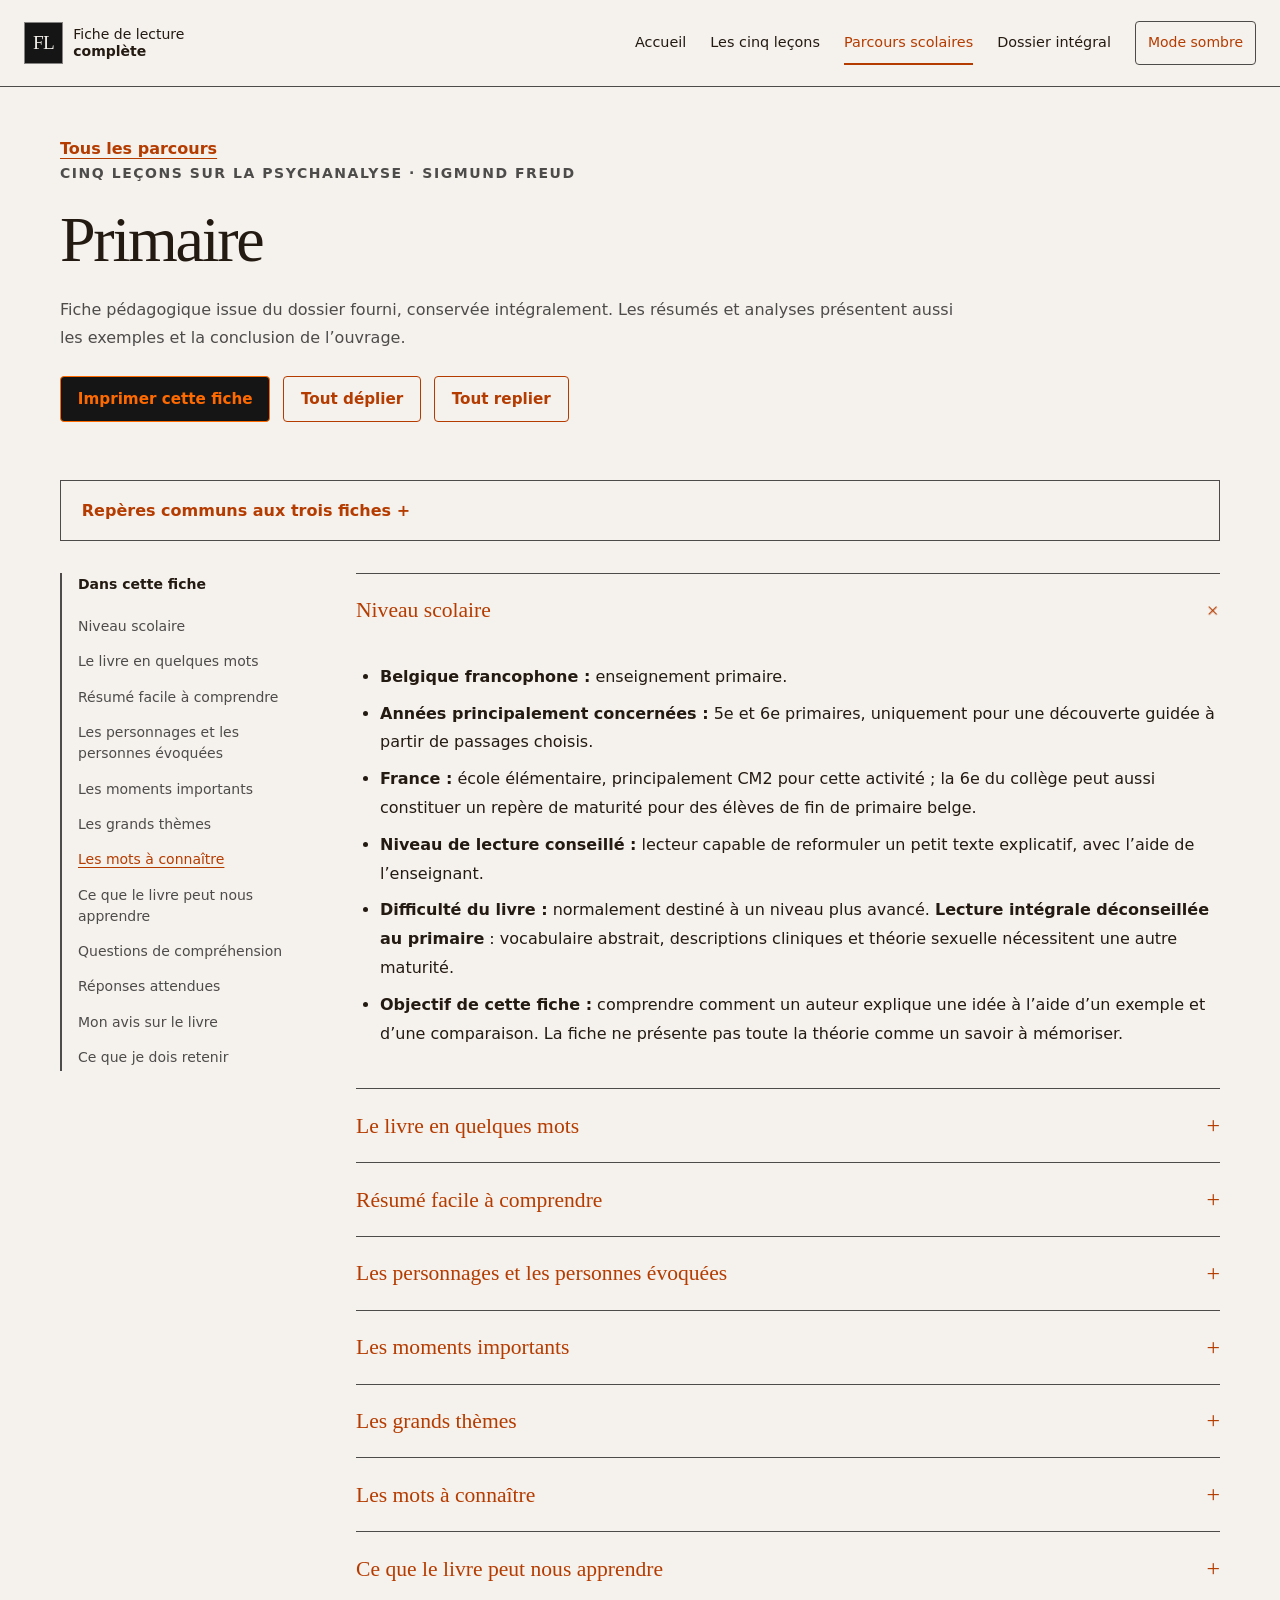
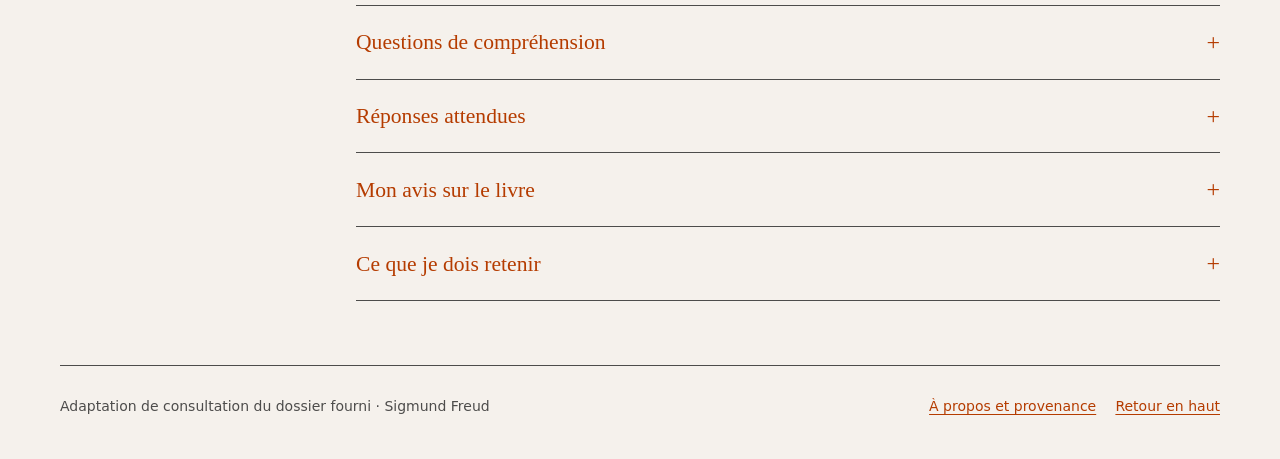
<file: primaire.html>
<!doctype html><html lang="fr"><head><meta charset="utf-8"><meta name="viewport" content="width=device-width, initial-scale=1"><meta name="color-scheme" content="light dark"><title>Primaire — Fiche de lecture complète</title><meta name="description" content="Cinq leçons sur la psychanalyse de Sigmund Freud : dossier intégral, lecture critique et trois parcours pédagogiques issus du dossier fourni."><link rel="icon" type="image/svg+xml" href="data:image/svg+xml,%3Csvg%20xmlns%3D%22http%3A%2F%2Fwww.w3.org%2F2000%2Fsvg%22%20viewBox%3D%220%200%2032%2032%22%3E%3Crect%20width%3D%2232%22%20height%3D%2232%22%20rx%3D%226%22%20fill%3D%22%23151515%22%2F%3E%3Cpath%20d%3D%22M7%208h8v17H7zM17%208h8v17h-8z%22%20fill%3D%22%23F5F1EC%22%2F%3E%3Cpath%20d%3D%22M16%207v19%22%20stroke%3D%22%23EA770F%22%20stroke-width%3D%222%22%2F%3E%3C%2Fsvg%3E"><script src="assets/theme.js"></script><link rel="stylesheet" href="assets/style.css"><script src="assets/app.js" defer></script></head><body class="" id="haut"><a class="skip" href="#contenu">Aller au contenu</a><header class="site-header"><div class="header-inner"><a class="brand" href="index.html"><span class="brand-mark" aria-hidden="true">FL</span><span>Fiche de lecture<br><strong>complète</strong></span></a><button class="menu-toggle" aria-expanded="false" aria-controls="navigation" hidden>Menu</button><nav id="navigation" aria-label="Navigation principale"><a href="index.html" >Accueil</a><a href="index.html#comprendre" data-section="comprendre">Les cinq leçons</a><a href="index.html#parcours" data-section="parcours" aria-current="page">Parcours scolaires</a><a href="dossier.html" >Dossier intégral</a></nav><button class="theme-toggle" type="button" aria-pressed="false" hidden>Mode sombre</button></div></header><main id="contenu" tabindex="-1" class="wrap study-main"><div class="page-intro"><a class="text-link" href="index.html#parcours">Tous les parcours</a><p class="eyebrow">Cinq leçons sur la psychanalyse · Sigmund Freud</p><h1>Primaire</h1><p>Fiche pédagogique issue du dossier fourni, conservée intégralement. Les résumés et analyses présentent aussi les exemples et la conclusion de l’ouvrage.</p><div class="page-actions"><a class="button primary" href="imprimer-primaire.html">Imprimer cette fiche</a><button class="button" data-expand-all hidden>Tout déplier</button><button class="button" data-collapse-all hidden>Tout replier</button></div></div><details class="context-note"><summary>Repères communs aux trois fiches</summary><div class="prose"><p>Les repères français sont <strong>pédagogiques et approximatifs</strong>, sans valeur d’équivalence administrative. Les activités proposées sont des choix pédagogiques, pas des prescriptions officielles. « Secondaire inférieur » désigne ici le regroupement des premières années demandé par le projet ; les années belges sont indiquées précisément afin de ne pas le confondre avec un degré administratif unique.</p>
<p>Pour les trois fiches, les cas présentés dans le livre sont des <strong>récits cliniques rapportés par Freud</strong>. Les élèves étudient un texte et son raisonnement ; aucune activité ne leur demande de raconter leur intimité, de diagnostiquer un camarade ou d’interpréter leurs propres rêves.</p>
</div></details><div class="document-layout"><aside class="toc"><nav aria-label="Sommaire de la fiche"><strong>Dans cette fiche</strong><a href="#niveau-scolaire">Niveau scolaire</a><a href="#le-livre-en-quelques-mots">Le livre en quelques mots</a><a href="#resume-facile-a-comprendre">Résumé facile à comprendre</a><a href="#les-personnages-et-les-personnes-evoquees">Les personnages et les personnes évoquées</a><a href="#les-moments-importants">Les moments importants</a><a href="#les-grands-themes">Les grands thèmes</a><a href="#les-mots-a-connaitre">Les mots à connaître</a><a href="#ce-que-le-livre-peut-nous-apprendre">Ce que le livre peut nous apprendre</a><a href="#questions-de-comprehension">Questions de compréhension</a><a href="#reponses-attendues">Réponses attendues</a><a href="#mon-avis-sur-le-livre">Mon avis sur le livre</a><a href="#ce-que-je-dois-retenir">Ce que je dois retenir</a></nav></aside><article class="study-content"><details class="study-section" id="niveau-scolaire" open><summary><span>Niveau scolaire</span><span class="expand" aria-hidden="true">+</span></summary><div class="prose"><ul>
<li><strong>Belgique francophone :</strong> enseignement primaire.</li>
<li><strong>Années principalement concernées :</strong> 5e et 6e primaires, uniquement pour une découverte guidée à partir de passages choisis.</li>
<li><strong>France :</strong> école élémentaire, principalement CM2 pour cette activité ; la 6e du collège peut aussi constituer un repère de maturité pour des élèves de fin de primaire belge.</li>
<li><strong>Niveau de lecture conseillé :</strong> lecteur capable de reformuler un petit texte explicatif, avec l’aide de l’enseignant.</li>
<li><strong>Difficulté du livre :</strong> normalement destiné à un niveau plus avancé. <strong>Lecture intégrale déconseillée au primaire</strong> : vocabulaire abstrait, descriptions cliniques et théorie sexuelle nécessitent une autre maturité.</li>
<li><strong>Objectif de cette fiche :</strong> comprendre comment un auteur explique une idée à l’aide d’un exemple et d’une comparaison. La fiche ne présente pas toute la théorie comme un savoir à mémoriser.</li>
</ul>
</div></details><details class="study-section" id="le-livre-en-quelques-mots" ><summary><span>Le livre en quelques mots</span><span class="expand" aria-hidden="true">+</span></summary><div class="prose"><ul>
<li><strong>Titre :</strong> <em>Cinq leçons sur la psychanalyse</em>.</li>
<li><strong>Auteur :</strong> Sigmund Freud, un médecin qui cherche à comprendre le fonctionnement de l’esprit.</li>
<li><strong>Type de livre :</strong> cinq leçons qui expliquent des idées ; ce n’est pas un roman.</li>
<li><strong>Lieu principal :</strong> les conférences ont été données dans une université américaine ; les exemples racontent surtout des situations médicales européennes.</li>
<li><strong>Époque :</strong> début du XXe siècle ; conférences de 1909.</li>
<li><strong>Personnage principal :</strong> il n’y a pas de héros. Freud prend la parole ; il évoque d’autres médecins et leurs patients.</li>
<li><strong>Sujet :</strong> Freud se demande si certains souvenirs et certaines pensées peuvent agir sur nous sans que nous en ayons clairement conscience.</li>
</ul>
</div></details><details class="study-section" id="resume-facile-a-comprendre" ><summary><span>Résumé facile à comprendre</span><span class="expand" aria-hidden="true">+</span></summary><div class="prose"><p>Au début, Freud raconte le travail d’un autre médecin, Breuer. Une jeune femme est malade. Breuer l’écoute parler de ce qu’elle a vécu. Dans le récit présenté par Freud, le retour de certains souvenirs s’accompagne d’une amélioration de ses troubles.</p>
<p>Freud explique ensuite qu’il veut mieux comprendre ce qui se passe dans l’esprit. Il pense que certaines idées restent cachées à la conscience. Il donne l’image d’une personne qui dérange une conférence : on la fait sortir, mais elle peut encore faire du bruit derrière la porte. Cette histoire imagée aide à expliquer sa théorie.</p>
<p>Il parle aussi des rêves et des petites erreurs que l’on fait en parlant. Pour lui, ils peuvent avoir un sens. Les dernières leçons abordent des questions plus difficiles sur l’enfance, les désirs et le travail du médecin.</p>
<p>Le livre se termine par une histoire de cheval. Les habitants d’une ville diminuent peu à peu sa nourriture. Le cheval finit par mourir. Freud utilise cette histoire pour faire réfléchir aux conséquences d’une privation excessive. C’est une comparaison dans une discussion, pas la fin d’une aventure romanesque.</p>
</div></details><details class="study-section" id="les-personnages-et-les-personnes-evoquees" ><summary><span>Les personnages et les personnes évoquées</span><span class="expand" aria-hidden="true">+</span></summary><div class="prose"><ul>
<li><strong>Sigmund Freud :</strong> c’est l’auteur et le conférencier. Il raconte des exemples et explique ses idées. À retenir : il propose une théorie ; on peut étudier comment il essaie de convaincre.</li>
<li><strong>Josef Breuer :</strong> c’est un médecin cité au début. Il prête attention à la parole d’une patiente. À retenir : Freud lui reconnaît un rôle important dans l’origine de sa méthode.</li>
<li><strong>La patiente de Breuer :</strong> une jeune femme dont le cas ouvre le livre. Elle parle de souvenirs et d’émotions. À retenir : ce que nous savons d’elle est raconté par des médecins.</li>
<li><strong>L’auditeur qui dérange :</strong> personne imaginée dans une comparaison. Il représente une idée que l’on veut écarter. À retenir : il ne s’agit pas d’un événement réel des conférences.</li>
<li><strong>Le cheval de Schilda :</strong> animal d’une histoire utilisée à la fin. Il illustre les effets d’une privation. À retenir : une petite histoire peut servir à expliquer une idée.</li>
</ul>
</div></details><details class="study-section" id="les-moments-importants" ><summary><span>Les moments importants</span><span class="expand" aria-hidden="true">+</span></summary><div class="prose"><ol>
<li><strong>Breuer écoute sa patiente.</strong> C’est important parce que Freud présente la parole comme une piste pour comprendre sa souffrance.</li>
<li><strong>Freud compare l’esprit à une salle de conférence.</strong> Cette image rend une idée difficile plus facile à suivre.</li>
<li><strong>Freud parle des rêves et des erreurs de parole.</strong> Il attire l’attention sur des choses ordinaires auxquelles on ne pense pas toujours.</li>
<li><strong>Freud raconte l’histoire du cheval.</strong> L’histoire sert à soutenir son raisonnement sur les besoins humains.</li>
</ol>
</div></details><details class="study-section" id="les-grands-themes" ><summary><span>Les grands thèmes</span><span class="expand" aria-hidden="true">+</span></summary><div class="prose"><ul>
<li><strong>Écouter :</strong> Breuer ne rejette pas la parole de la jeune femme.</li>
<li><strong>Se souvenir :</strong> Freud raconte que des événements passés peuvent rester importants.</li>
<li><strong>Comprendre ses émotions :</strong> le cas initial associe souvenirs et sentiments.</li>
<li><strong>Expliquer :</strong> la porte et le cheval sont des images choisies pour rendre un raisonnement accessible.</li>
<li><strong>Réfléchir :</strong> une histoire frappante peut aider à comprendre, mais il faut encore examiner si l’explication est juste.</li>
</ul>
</div></details><details class="study-section" id="les-mots-a-connaitre" ><summary><span>Les mots à connaître</span><span class="expand" aria-hidden="true">+</span></summary><div class="prose"><div class="table-wrap" role="region" tabindex="0" aria-label="Tableau, défilement horizontal si nécessaire"><table>
<thead>
<tr>
<th>Mot</th>
<th>Définition simple</th>
</tr>
</thead>
<tbody><tr>
<td>Conférence</td>
<td>Exposé donné devant des personnes qui écoutent</td>
</tr>
<tr>
<td>Psychisme</td>
<td>Ensemble de nos pensées, de nos émotions et de notre vie intérieure</td>
</tr>
<tr>
<td>Conscience</td>
<td>Ce dont nous nous rendons compte au moment où nous y pensons</td>
</tr>
<tr>
<td>Inconscient</td>
<td>Dans la théorie de Freud, pensées et désirs qui agissent sans être clairement connus de nous</td>
</tr>
<tr>
<td>Souvenir</td>
<td>Ce que l’on garde en mémoire d’un événement passé</td>
</tr>
<tr>
<td>Symptôme</td>
<td>Signe d’un trouble ou d’une maladie</td>
</tr>
<tr>
<td>Comparaison</td>
<td>Rapprochement qui aide à comprendre une chose en la reliant à une autre</td>
</tr>
<tr>
<td>Théorie</td>
<td>Ensemble d’idées qui cherche à expliquer quelque chose</td>
</tr>
</tbody></table></div>
</div></details><details class="study-section" id="ce-que-le-livre-peut-nous-apprendre" ><summary><span>Ce que le livre peut nous apprendre</span><span class="expand" aria-hidden="true">+</span></summary><div class="prose"><p>Le texte peut nous apprendre à repérer la différence entre <strong>un exemple</strong>, <strong>une explication</strong> et <strong>une preuve</strong>. La jeune femme parle de ses difficultés ; les médecins cherchent à les comprendre. Le livre ne donne pas une morale unique et ne montre pas que toute peine disparaît simplement en parlant.</p>
</div></details><details class="study-section" id="questions-de-comprehension" ><summary><span>Questions de compréhension</span><span class="expand" aria-hidden="true">+</span></summary><div class="prose"><ol>
<li>Ce livre est-il un roman ou un ensemble de leçons ?</li>
<li>Quel médecin Freud présente-t-il au début ?</li>
<li>Que fait Breuer lorsqu’il s’intéresse à sa patiente ?</li>
<li>Pourquoi Freud raconte-t-il l’histoire d’une personne mise à la porte ?</li>
<li>Quelle histoire apparaît à la fin du livre ?</li>
<li>Une comparaison suffit-elle toujours à prouver une idée ? Explique simplement.</li>
</ol>
</div></details><details class="study-section" id="reponses-attendues" ><summary><span>Réponses attendues</span><span class="expand" aria-hidden="true">+</span></summary><div class="prose"><ol>
<li>C’est un ensemble de cinq leçons explicatives.</li>
<li>Josef Breuer.</li>
<li>Il l’observe et l’écoute ; Freud rapporte qu’il utilise aussi l’hypnose.</li>
<li>Pour expliquer par une image sa théorie du refoulement et de la résistance.</li>
<li>Celle du cheval dont on diminue la nourriture jusqu’à sa mort.</li>
<li>Non. Elle aide à comprendre, mais il faut vérifier si les faits soutiennent l’idée.</li>
</ol>
</div></details><details class="study-section" id="mon-avis-sur-le-livre" ><summary><span>Mon avis sur le livre</span><span class="expand" aria-hidden="true">+</span></summary><div class="prose"><p><strong>Modèle à personnaliser :</strong> « J’ai découvert quelques passages de ce livre avec mon enseignant. La comparaison de [la porte / du cheval] m’a aidé à comprendre [l’idée étudiée]. J’ai trouvé le mot [mot] difficile, mais je peux maintenant l’expliquer. »</p>
</div></details><details class="study-section" id="ce-que-je-dois-retenir" ><summary><span>Ce que je dois retenir</span><span class="expand" aria-hidden="true">+</span></summary><div class="prose"><ol>
<li>Freud est l’auteur des cinq leçons.</li>
<li>Le livre explique des idées ; il ne raconte pas une aventure.</li>
<li>Breuer et sa patiente sont présentés au début.</li>
<li>Freud s’intéresse à ce qui peut agir dans l’esprit sans être clairement connu.</li>
<li>Les images servent à rendre les idées plus compréhensibles.</li>
<li>Comprendre une explication ne signifie pas qu’elle est prouvée.</li>
<li>Le livre entier demande un niveau plus avancé.</li>
</ol>
</div></details></article></div></main><footer class="site-footer"><p>Adaptation de consultation du dossier fourni · Sigmund Freud</p><div><a href="index.html#a-propos">À propos et provenance</a><a href="#haut">Retour en haut</a></div></footer></body></html>
</file>
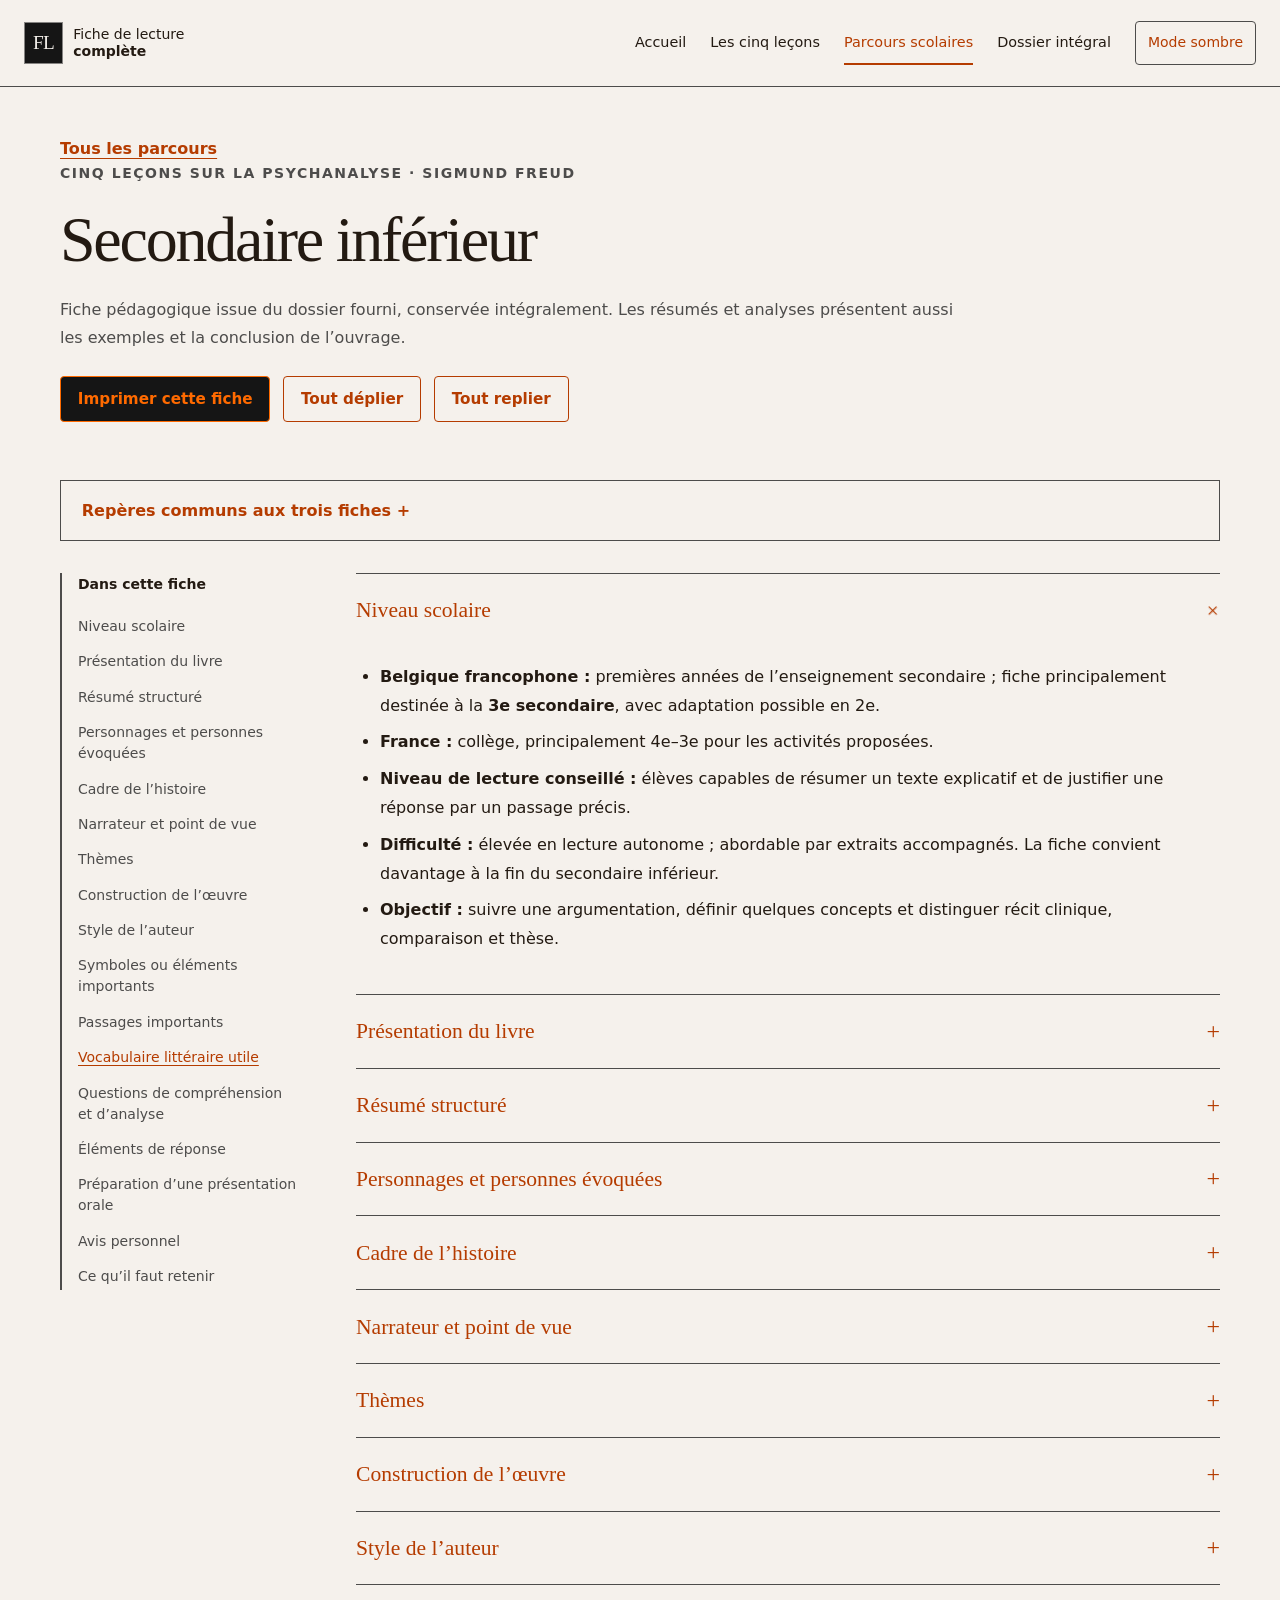
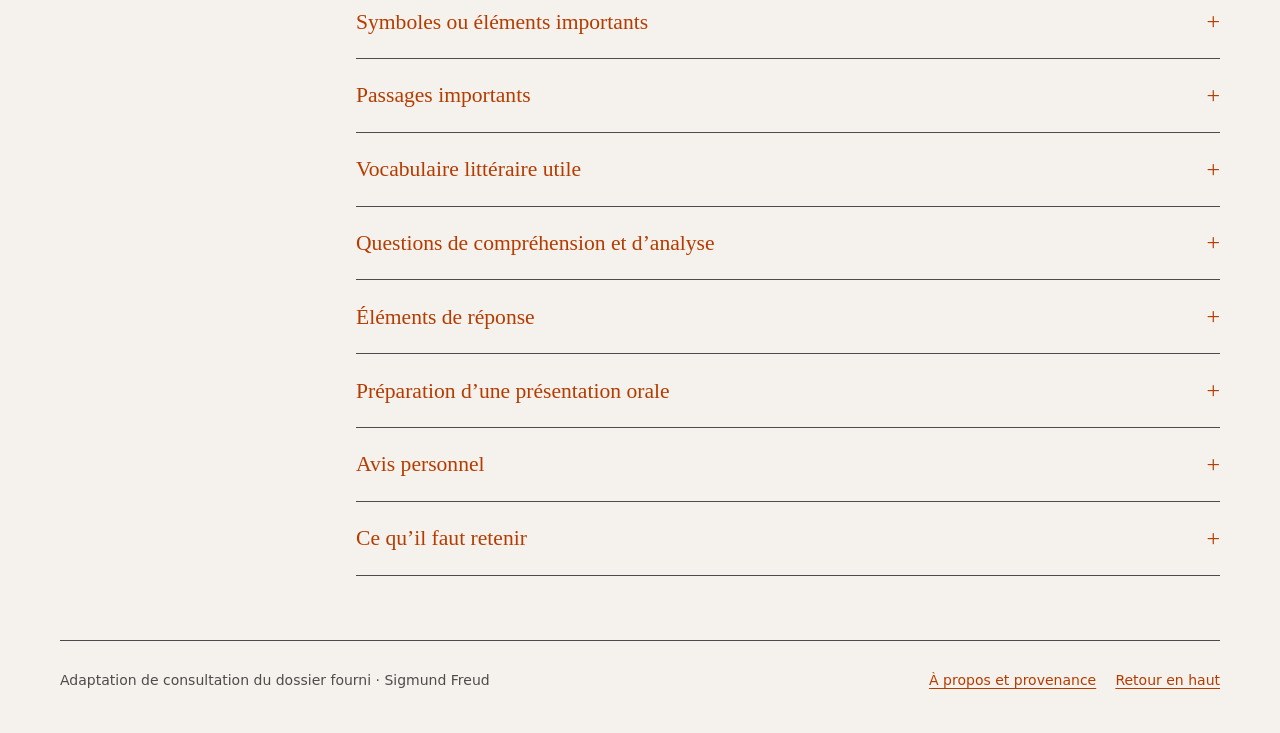
<file: secondaire-inferieur.html>
<!doctype html><html lang="fr"><head><meta charset="utf-8"><meta name="viewport" content="width=device-width, initial-scale=1"><meta name="color-scheme" content="light dark"><title>Secondaire inférieur — Fiche de lecture complète</title><meta name="description" content="Cinq leçons sur la psychanalyse de Sigmund Freud : dossier intégral, lecture critique et trois parcours pédagogiques issus du dossier fourni."><link rel="icon" type="image/svg+xml" href="data:image/svg+xml,%3Csvg%20xmlns%3D%22http%3A%2F%2Fwww.w3.org%2F2000%2Fsvg%22%20viewBox%3D%220%200%2032%2032%22%3E%3Crect%20width%3D%2232%22%20height%3D%2232%22%20rx%3D%226%22%20fill%3D%22%23151515%22%2F%3E%3Cpath%20d%3D%22M7%208h8v17H7zM17%208h8v17h-8z%22%20fill%3D%22%23F5F1EC%22%2F%3E%3Cpath%20d%3D%22M16%207v19%22%20stroke%3D%22%23EA770F%22%20stroke-width%3D%222%22%2F%3E%3C%2Fsvg%3E"><script src="assets/theme.js"></script><link rel="stylesheet" href="assets/style.css"><script src="assets/app.js" defer></script></head><body class="" id="haut"><a class="skip" href="#contenu">Aller au contenu</a><header class="site-header"><div class="header-inner"><a class="brand" href="index.html"><span class="brand-mark" aria-hidden="true">FL</span><span>Fiche de lecture<br><strong>complète</strong></span></a><button class="menu-toggle" aria-expanded="false" aria-controls="navigation" hidden>Menu</button><nav id="navigation" aria-label="Navigation principale"><a href="index.html" >Accueil</a><a href="index.html#comprendre" data-section="comprendre">Les cinq leçons</a><a href="index.html#parcours" data-section="parcours" aria-current="page">Parcours scolaires</a><a href="dossier.html" >Dossier intégral</a></nav><button class="theme-toggle" type="button" aria-pressed="false" hidden>Mode sombre</button></div></header><main id="contenu" tabindex="-1" class="wrap study-main"><div class="page-intro"><a class="text-link" href="index.html#parcours">Tous les parcours</a><p class="eyebrow">Cinq leçons sur la psychanalyse · Sigmund Freud</p><h1>Secondaire inférieur</h1><p>Fiche pédagogique issue du dossier fourni, conservée intégralement. Les résumés et analyses présentent aussi les exemples et la conclusion de l’ouvrage.</p><div class="page-actions"><a class="button primary" href="imprimer-secondaire-inferieur.html">Imprimer cette fiche</a><button class="button" data-expand-all hidden>Tout déplier</button><button class="button" data-collapse-all hidden>Tout replier</button></div></div><details class="context-note"><summary>Repères communs aux trois fiches</summary><div class="prose"><p>Les repères français sont <strong>pédagogiques et approximatifs</strong>, sans valeur d’équivalence administrative. Les activités proposées sont des choix pédagogiques, pas des prescriptions officielles. « Secondaire inférieur » désigne ici le regroupement des premières années demandé par le projet ; les années belges sont indiquées précisément afin de ne pas le confondre avec un degré administratif unique.</p>
<p>Pour les trois fiches, les cas présentés dans le livre sont des <strong>récits cliniques rapportés par Freud</strong>. Les élèves étudient un texte et son raisonnement ; aucune activité ne leur demande de raconter leur intimité, de diagnostiquer un camarade ou d’interpréter leurs propres rêves.</p>
</div></details><div class="document-layout"><aside class="toc"><nav aria-label="Sommaire de la fiche"><strong>Dans cette fiche</strong><a href="#niveau-scolaire">Niveau scolaire</a><a href="#presentation-du-livre">Présentation du livre</a><a href="#resume-structure">Résumé structuré</a><a href="#personnages-et-personnes-evoquees">Personnages et personnes évoquées</a><a href="#cadre-de-l-histoire">Cadre de l’histoire</a><a href="#narrateur-et-point-de-vue">Narrateur et point de vue</a><a href="#themes">Thèmes</a><a href="#construction-de-l-uvre">Construction de l’œuvre</a><a href="#style-de-l-auteur">Style de l’auteur</a><a href="#symboles-ou-elements-importants">Symboles ou éléments importants</a><a href="#passages-importants">Passages importants</a><a href="#vocabulaire-litteraire-utile">Vocabulaire littéraire utile</a><a href="#questions-de-comprehension-et-d-analyse">Questions de compréhension et d’analyse</a><a href="#elements-de-reponse">Éléments de réponse</a><a href="#preparation-d-une-presentation-orale">Préparation d’une présentation orale</a><a href="#avis-personnel">Avis personnel</a><a href="#ce-qu-il-faut-retenir">Ce qu’il faut retenir</a></nav></aside><article class="study-content"><details class="study-section" id="niveau-scolaire" open><summary><span>Niveau scolaire</span><span class="expand" aria-hidden="true">+</span></summary><div class="prose"><ul>
<li><strong>Belgique francophone :</strong> premières années de l’enseignement secondaire ; fiche principalement destinée à la <strong>3e secondaire</strong>, avec adaptation possible en 2e.</li>
<li><strong>France :</strong> collège, principalement 4e–3e pour les activités proposées.</li>
<li><strong>Niveau de lecture conseillé :</strong> élèves capables de résumer un texte explicatif et de justifier une réponse par un passage précis.</li>
<li><strong>Difficulté :</strong> élevée en lecture autonome ; abordable par extraits accompagnés. La fiche convient davantage à la fin du secondaire inférieur.</li>
<li><strong>Objectif :</strong> suivre une argumentation, définir quelques concepts et distinguer récit clinique, comparaison et thèse.</li>
</ul>
</div></details><details class="study-section" id="presentation-du-livre" ><summary><span>Présentation du livre</span><span class="expand" aria-hidden="true">+</span></summary><div class="prose"><ul>
<li><strong>Titre :</strong> <em>Cinq leçons sur la psychanalyse</em>.</li>
<li><strong>Auteur :</strong> Sigmund Freud.</li>
<li><strong>Date de première publication :</strong> 1910 ; conférences de 1909.</li>
<li><strong>Genre :</strong> essai ; recueil de conférences.</li>
<li><strong>Sous-genre :</strong> exposé de vulgarisation et défense d’une méthode.</li>
<li><strong>Contexte utile :</strong> Freud présente sa théorie à un public qui n’est pas nécessairement formé à la médecine. Les dates erronées de l’EPUB ne doivent pas être reprises.</li>
<li><strong>Sujet principal :</strong> comment Freud explique certains symptômes et cherche à accéder aux conflits inconscients.</li>
</ul>
</div></details><details class="study-section" id="resume-structure" ><summary><span>Résumé structuré</span><span class="expand" aria-hidden="true">+</span></summary><div class="prose"><p>Le texte suit une <strong>progression des idées</strong>, plutôt qu’un schéma avec événement déclencheur et dénouement.</p>
<ol>
<li><strong>Point de départ — première leçon.</strong> Freud rapporte le cas d’une patiente de Breuer. Des symptômes sont reliés à des souvenirs et à des émotions. Le récit introduit la méthode cathartique.</li>
<li><strong>Problème et nouvelle explication — deuxième leçon.</strong> L’hypnose ne convient pas à tous les patients. Freud explique la résistance et le refoulement : un désir en conflit avec d’autres exigences est écarté de la conscience, mais peut continuer à agir.</li>
<li><strong>Méthodes — troisième leçon.</strong> Il présente l’association libre, les rêves et les actes manqués. Le contenu manifeste du rêve correspond au rêve raconté ; le contenu latent désigne les pensées que l’analyse cherche à reconstruire.</li>
<li><strong>Extension de la théorie — quatrième leçon.</strong> Il accorde une place centrale à la sexualité et aux premières expériences de l’enfance. Il emploie « sexualité » dans un sens plus large que la reproduction.</li>
<li><strong>Conséquences — cinquième leçon.</strong> Il aborde la régression, le transfert vers le médecin et la sublimation. Il défend aussi l’idée qu’une civilisation trop exigeante peut rendre la vie difficile.</li>
<li><strong>Sens de la fin.</strong> L’histoire du cheval soutient la critique d’une privation excessive. Elle laisse une image mémorable de son argument.</li>
</ol>
</div></details><details class="study-section" id="personnages-et-personnes-evoquees" ><summary><span>Personnages et personnes évoquées</span><span class="expand" aria-hidden="true">+</span></summary><div class="prose"><p>Il n’y a pas de personnages construits comme dans un roman. Les informations sur le caractère, les motivations et l’évolution restent limitées au portrait que Freud en donne.</p>
<div class="table-wrap" role="region" tabindex="0" aria-label="Tableau, défilement horizontal si nécessaire"><table>
<thead>
<tr>
<th>Personne</th>
<th>Rôle, caractérisation et relations</th>
<th>Évolution ou importance</th>
</tr>
</thead>
<tbody><tr>
<td>Freud</td>
<td>Médecin, auteur et défenseur de sa méthode ; se présente comme praticien et pédagogue</td>
<td>Raconte son éloignement de l’hypnose et le développement de ses concepts</td>
</tr>
<tr>
<td>Breuer</td>
<td>Médecin présenté comme attentif à sa patiente ; interlocuteur et collaborateur de Freud</td>
<td>Figure de l’origine de la méthode cathartique</td>
</tr>
<tr>
<td>Patiente de Breuer</td>
<td>Jeune femme décrite comme intelligente ; malade durant les soins donnés à son père</td>
<td>Son récit fournit le premier exemple ; les améliorations sont rapportées par Freud</td>
</tr>
<tr>
<td>Charcot</td>
<td>Médecin français auprès duquel Freud a étudié</td>
<td>Repère historique des recherches sur l’hystérie et l’hypnose</td>
</tr>
<tr>
<td>Pierre Janet</td>
<td>Auteur d’une explication de la dissociation que Freud discute</td>
<td>Sert à rendre visible la différence entre deux théories</td>
</tr>
<tr>
<td>Bernheim</td>
<td>Médecin dont Freud rapporte une expérience à Nancy</td>
<td>Fournit un point d’appui au travail sur les souvenirs sans hypnose</td>
</tr>
<tr>
<td>Jung</td>
<td>Collaborateur cité pour les associations et les complexes</td>
<td>Soutien invoqué dans l’exposé ; aucune évolution ultérieure de ses relations avec Freud n’est racontée ici</td>
</tr>
</tbody></table></div>
<p><strong>Autres figures indispensables :</strong> la jeune femme de la deuxième leçon, attirée par son beau-frère, illustre un conflit entre désir et exigences morales ; l’auditeur expulsé et le critique d’art de la troisième leçon sont des figures d’exemples, sans biographie à reconstituer.</p>
</div></details><details class="study-section" id="cadre-de-l-histoire" ><summary><span>Cadre de l’histoire</span><span class="expand" aria-hidden="true">+</span></summary><div class="prose"><ul>
<li><strong>Lieux :</strong> Worcester pour les conférences ; Vienne, Paris, Nancy et Zurich dans l’histoire de la méthode ; Londres dans une comparaison sur les monuments.</li>
<li><strong>Époque :</strong> pratiques médicales de la fin du XIXe siècle, exposées au début du XXe siècle.</li>
<li><strong>Durée :</strong> pas de durée d’intrigue unique ; plusieurs épisodes et étapes de recherche sont réunis.</li>
<li><strong>Importance :</strong> le cadre permet de comprendre une théorie en construction, dans un langage médical et moral historiquement situé.</li>
</ul>
</div></details><details class="study-section" id="narrateur-et-point-de-vue" ><summary><span>Narrateur et point de vue</span><span class="expand" aria-hidden="true">+</span></summary><div class="prose"><p>Freud dit « je » et s’adresse à un « vous ». Il est parfois témoin ou acteur de la pratique racontée ; pour la patiente de Breuer, il rapporte le travail d’un autre médecin. Le lecteur reçoit les faits sélectionnés et interprétés par l’auteur. Il ne connaît ni l’intégralité des dossiers ni le point de vue indépendant de toutes les personnes concernées.</p>
<p>Le terme <strong>point de vue</strong> désigne ici cette perspective d’exposition. Il n’est pas nécessaire de parler de narrateur omniscient ou de focalisation interne comme pour un roman.</p>
</div></details><details class="study-section" id="themes" ><summary><span>Thèmes</span><span class="expand" aria-hidden="true">+</span></summary><div class="prose"><ul>
<li><strong>La mémoire :</strong> certains souvenirs ne sont plus disponibles consciemment ; Freud cherche à les relier aux symptômes.</li>
<li><strong>Le conflit intérieur :</strong> dans la deuxième leçon, le désir de la jeune femme pour son beau-frère heurte ses exigences morales.</li>
<li><strong>Le visible et le caché :</strong> le symptôme ou le rêve serait une expression transformée d’autres pensées.</li>
<li><strong>L’enfance :</strong> la quatrième leçon en fait une étape déterminante dans sa théorie du développement.</li>
<li><strong>La parole et la relation :</strong> les associations et le transfert font du dialogue une partie centrale du traitement décrit.</li>
<li><strong>La société :</strong> la cinquième leçon interroge les conséquences d’une restriction excessive des désirs.</li>
</ul>
</div></details><details class="study-section" id="construction-de-l-uvre" ><summary><span>Construction de l’œuvre</span><span class="expand" aria-hidden="true">+</span></summary><div class="prose"><p>Chaque leçon reprend une question laissée ouverte par la précédente. La troisième commence même par rectifier une simplification de la deuxième : une première idée ne permet pas toujours de retrouver directement le souvenir recherché.</p>
<p>La chronologie des recherches sert à organiser la démonstration, mais elle n’est pas continue. Freud revient vers des cas anciens, introduit une comparaison, puis généralise. Les oppositions structurantes sont conscience/inconscient, souvenir/oubli, désir/interdit et symptôme/explication.</p>
</div></details><details class="study-section" id="style-de-l-auteur" ><summary><span>Style de l’auteur</span><span class="expand" aria-hidden="true">+</span></summary><div class="prose"><p>Le vocabulaire mêle termes médicaux et mots courants. Les phrases sont souvent longues, car elles expliquent des causes ou répondent à des objections. Les questions adressées au public donnent une impression de dialogue. Les scènes du chien, de la porte ou du critique d’art rendent les concepts concrets.</p>
<p>L’humour apparaît dans la plaisanterie du critique et dans le cheval de Schilda. Il n’y a pas de suspense romanesque développé : l’attente porte sur l’explication que Freud va proposer. Les détails cliniques donnent une impression de précision, mais cette impression ne suffit pas à vérifier un résultat.</p>
</div></details><details class="study-section" id="symboles-ou-elements-importants" ><summary><span>Symboles ou éléments importants</span><span class="expand" aria-hidden="true">+</span></summary><div class="prose"><ul>
<li><strong>Les monuments londoniens, leçon I :</strong> comparaison entre un monument qui rappelle le passé et un symptôme présenté comme une trace du passé.</li>
<li><strong>La salle et la porte, leçon II :</strong> image de la conscience, de l’inconscient, de l’expulsion et de la résistance.</li>
<li><strong>Le minerai, leçon III :</strong> les associations semblent insignifiantes, mais l’analyste veut en extraire une information précieuse.</li>
<li><strong>Le cheval, leçon V :</strong> image d’une privation qui finit par supprimer la force qu’elle prétend discipliner.</li>
</ul>
<p>Ce sont surtout des <strong>analogies explicites</strong>, pas des symboles secrets à interpréter librement.</p>
</div></details><details class="study-section" id="passages-importants" ><summary><span>Passages importants</span><span class="expand" aria-hidden="true">+</span></summary><div class="prose"><ol>
<li><strong>Le refus de boire, leçon I.</strong> La patiente raconte l’épisode du chien buvant dans un verre ; Freud rapporte la disparition du trouble. Pour un oral : expliquer comment le récit établit un lien entre souvenir, émotion et symptôme, en précisant « selon Freud ».</li>
<li><strong>L’abandon de l’hypnose, leçon II.</strong> Freud évoque une difficulté pratique et change de procédé. Pour un contrôle : montrer que la méthode se construit par étapes.</li>
<li><strong>L’auditeur mis à la porte, leçon II.</strong> L’expulsion n’empêche pas le bruit de continuer. Pour un oral : définir refoulement et résistance avec cette comparaison.</li>
<li><strong>La correction initiale, leçon III.</strong> Freud revient sur une affirmation trop simple. Pour un contrôle : distinguer vulgarisation et exactitude.</li>
<li><strong>Contenus manifeste et latent, leçon III.</strong> Freud sépare le rêve raconté des pensées supposées derrière lui. Pour un oral : définir les termes sans inventer un dictionnaire universel des rêves.</li>
<li><strong>Le transfert et le cheval, leçon V.</strong> La relation au médecin puis l’exemple final élargissent la réflexion. Pour un contrôle : relier pratique clinique et question des besoins humains.</li>
</ol>
</div></details><details class="study-section" id="vocabulaire-litteraire-utile" ><summary><span>Vocabulaire littéraire utile</span><span class="expand" aria-hidden="true">+</span></summary><div class="prose"><div class="table-wrap" role="region" tabindex="0" aria-label="Tableau, défilement horizontal si nécessaire"><table>
<thead>
<tr>
<th>Terme</th>
<th>Définition</th>
<th>Application</th>
</tr>
</thead>
<tbody><tr>
<td>Thèse</td>
<td>Idée principale défendue</td>
<td>Certains symptômes auraient un sens lié à des conflits inconscients</td>
</tr>
<tr>
<td>Argument</td>
<td>Raison donnée pour défendre une idée</td>
<td>Freud invoque des observations et des résultats de traitement</td>
</tr>
<tr>
<td>Exemple</td>
<td>Cas particulier utilisé pour faire comprendre</td>
<td>La patiente de Breuer</td>
</tr>
<tr>
<td>Analogie</td>
<td>Explication par rapprochement de deux situations</td>
<td>L’auditeur expulsé et le refoulement</td>
</tr>
<tr>
<td>Objection</td>
<td>Critique possible d’un raisonnement</td>
<td>Les rêves d’angoisse semblent contredire la théorie du désir</td>
</tr>
<tr>
<td>Réfutation</td>
<td>Réponse destinée à écarter une objection</td>
<td>Freud répond en faisant intervenir le conflit psychique</td>
</tr>
<tr>
<td>Vulgarisation</td>
<td>Présentation accessible d’un savoir spécialisé</td>
<td>Les notions sont expliquées devant un public non médical</td>
</tr>
<tr>
<td>Énonciation</td>
<td>Manière dont une parole est adressée</td>
<td>Le « je » de Freud répond au « vous » de l’auditoire</td>
</tr>
</tbody></table></div>
</div></details><details class="study-section" id="questions-de-comprehension-et-d-analyse" ><summary><span>Questions de compréhension et d’analyse</span><span class="expand" aria-hidden="true">+</span></summary><div class="prose"><ol>
<li>Pourquoi ne faut-il pas résumer ce livre comme un roman ?</li>
<li>Quel rôle Freud attribue-t-il à Breuer ?</li>
<li>Pourquoi se détourne-t-il de l’hypnose ?</li>
<li>Quelle différence fait-il entre refoulement et résistance ?</li>
<li>Pourquoi l’expulsion de l’auditeur ne règle-t-elle pas tout ?</li>
<li>Que corrige Freud au début de la troisième leçon ?</li>
<li>Distingue contenu manifeste et contenu latent du rêve.</li>
<li>Quel rôle l’enfance joue-t-elle dans la quatrième leçon ?</li>
<li>Comment définir simplement le transfert ?</li>
<li>La précision d’un exemple suffit-elle à prouver une théorie générale ? Justifie ta réponse.</li>
</ol>
</div></details><details class="study-section" id="elements-de-reponse" ><summary><span>Éléments de réponse</span><span class="expand" aria-hidden="true">+</span></summary><div class="prose"><ol>
<li>Il expose des idées, des méthodes et des cas ; il n’a pas une intrigue unique.</li>
<li>Celui d’un initiateur de la méthode cathartique grâce au cas de sa patiente.</li>
<li>Il dit ne pouvoir hypnotiser qu’une partie de ses patients et cherche un autre procédé.</li>
<li>Le refoulement écarte une représentation ; la résistance s’oppose à son retour conscient.</li>
<li>La personne peut continuer à faire du bruit ; de même, selon la comparaison, ce qui est refoulé continue à agir.</li>
<li>La première idée exprimée ne correspond pas toujours directement au souvenir recherché.</li>
<li>Le manifeste est le rêve tel qu’il est raconté ; le latent est l’ensemble de pensées que l’analyse cherche à dégager.</li>
<li>Freud y situe des désirs et des expériences qu’il considère déterminants pour la suite.</li>
<li>Le patient revit dans sa relation au médecin des sentiments liés, selon Freud, à des relations antérieures.</li>
<li>Non. Il faut distinguer la clarté de l’exemple, les faits observés, l’interprétation et la portée de la généralisation.</li>
</ol>
</div></details><details class="study-section" id="preparation-d-une-presentation-orale" ><summary><span>Préparation d’une présentation orale</span><span class="expand" aria-hidden="true">+</span></summary><div class="prose"><ol>
<li>Présenter Freud, le titre, le genre et les dates 1909/1910.</li>
<li>Résumer la progression des cinq leçons.</li>
<li>Présenter Breuer et sa patiente comme des personnes d’un récit clinique.</li>
<li>Expliquer le thème de la mémoire ou du conflit intérieur.</li>
<li>Commenter la comparaison de la porte : situation, correspondances, utilité.</li>
<li>Donner un avis appuyé sur un passage et signaler une difficulté de lecture.</li>
</ol>
</div></details><details class="study-section" id="avis-personnel" ><summary><span>Avis personnel</span><span class="expand" aria-hidden="true">+</span></summary><div class="prose"><p><strong>Modèle à personnaliser :</strong> « J’ai trouvé les comparaisons plus accessibles que les passages théoriques. Celle de l’auditeur expulsé m’a aidé à distinguer refoulement et résistance. J’ai cependant dû relire les explications sur les rêves. Le livre m’intéresse aussi parce qu’il montre comment un auteur peut rendre une idée convaincante sans que tous les lecteurs soient obligés de l’accepter. »</p>
</div></details><details class="study-section" id="ce-qu-il-faut-retenir" ><summary><span>Ce qu’il faut retenir</span><span class="expand" aria-hidden="true">+</span></summary><div class="prose"><ul>
<li>Cinq leçons, conférences de 1909, publication de 1910.</li>
<li>Un exposé explicatif et argumentatif, pas un roman.</li>
<li>Breuer et la parole de sa patiente ouvrent le texte.</li>
<li>Refoulement et résistance sont des concepts distincts.</li>
<li>Associations, rêves et actes manqués fournissent les voies d’interprétation décrites.</li>
<li>L’enfance et la sexualité occupent une place centrale dans la théorie de Freud.</li>
<li>La cinquième leçon présente transfert, sublimation et critique de la privation excessive.</li>
<li>Un exemple peut éclairer une thèse ; sa force persuasive doit être examinée.</li>
</ul>
</div></details></article></div></main><footer class="site-footer"><p>Adaptation de consultation du dossier fourni · Sigmund Freud</p><div><a href="index.html#a-propos">À propos et provenance</a><a href="#haut">Retour en haut</a></div></footer></body></html>
</file>
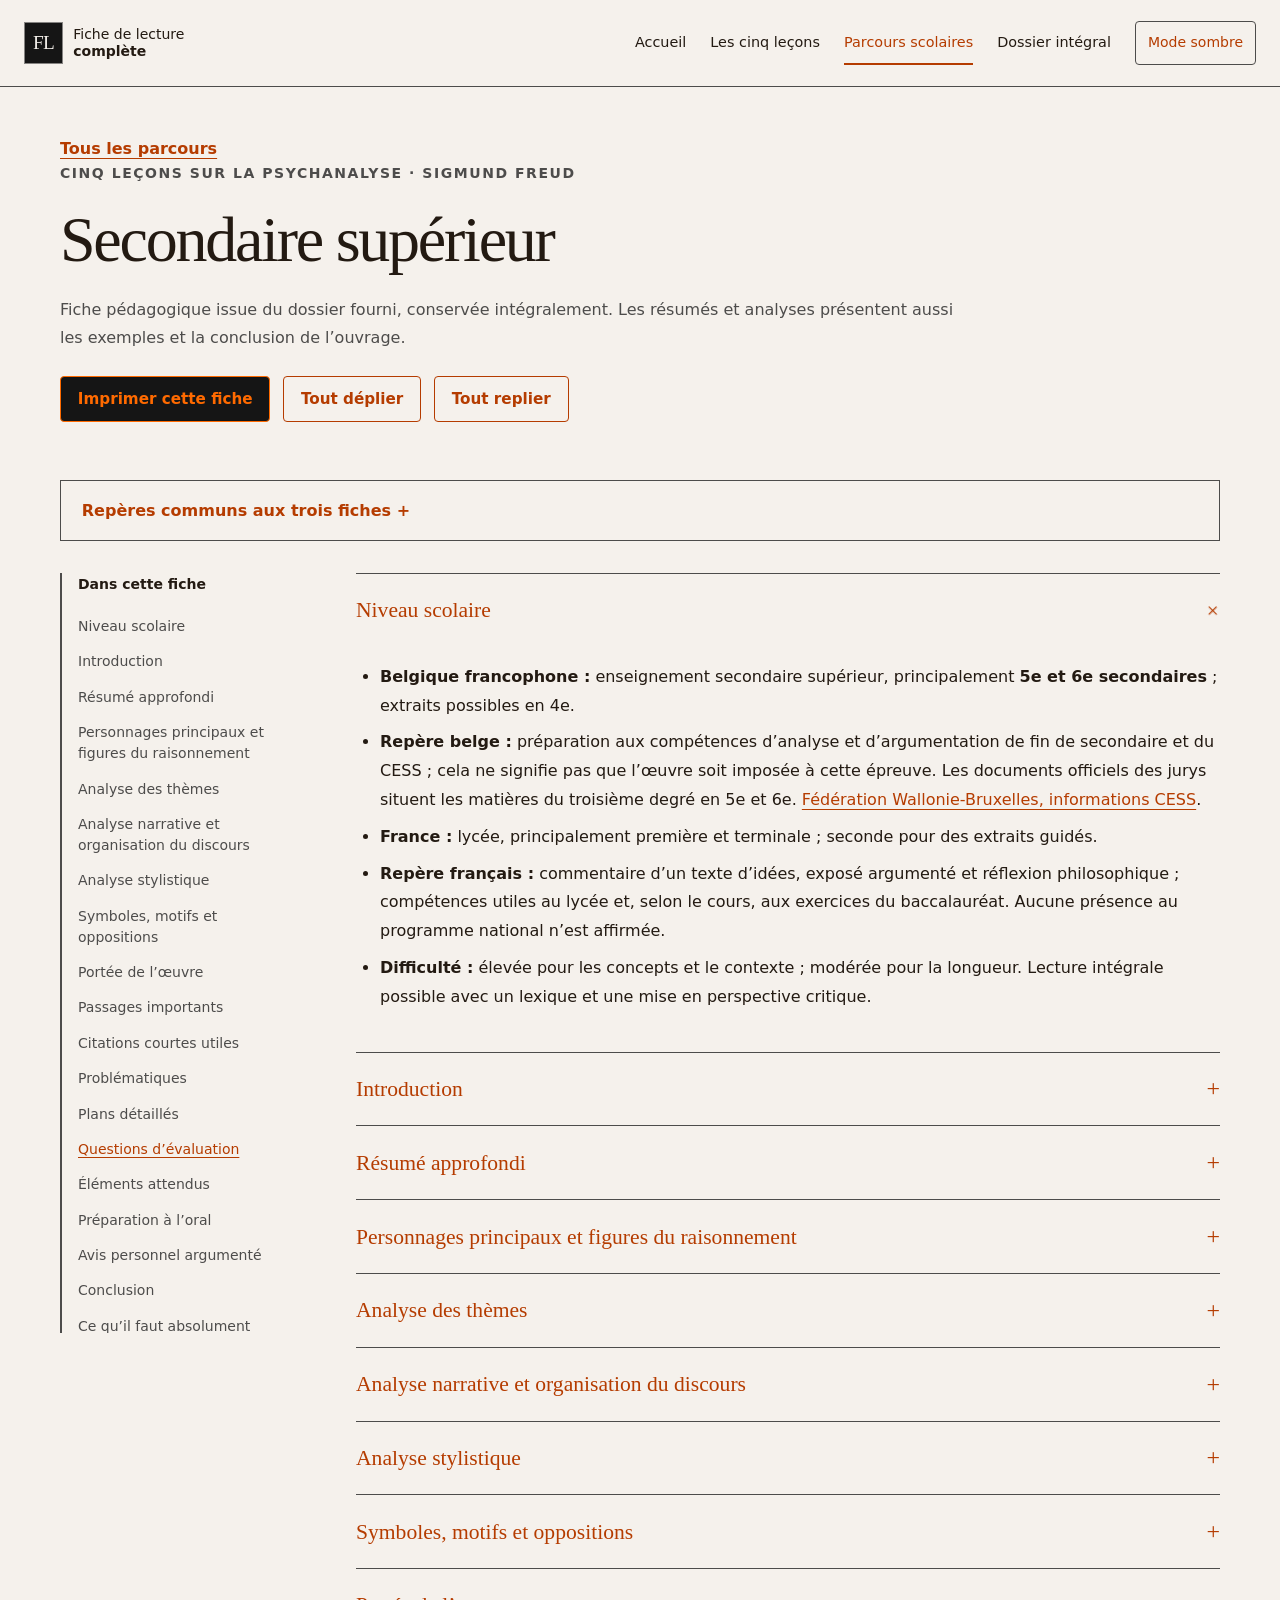
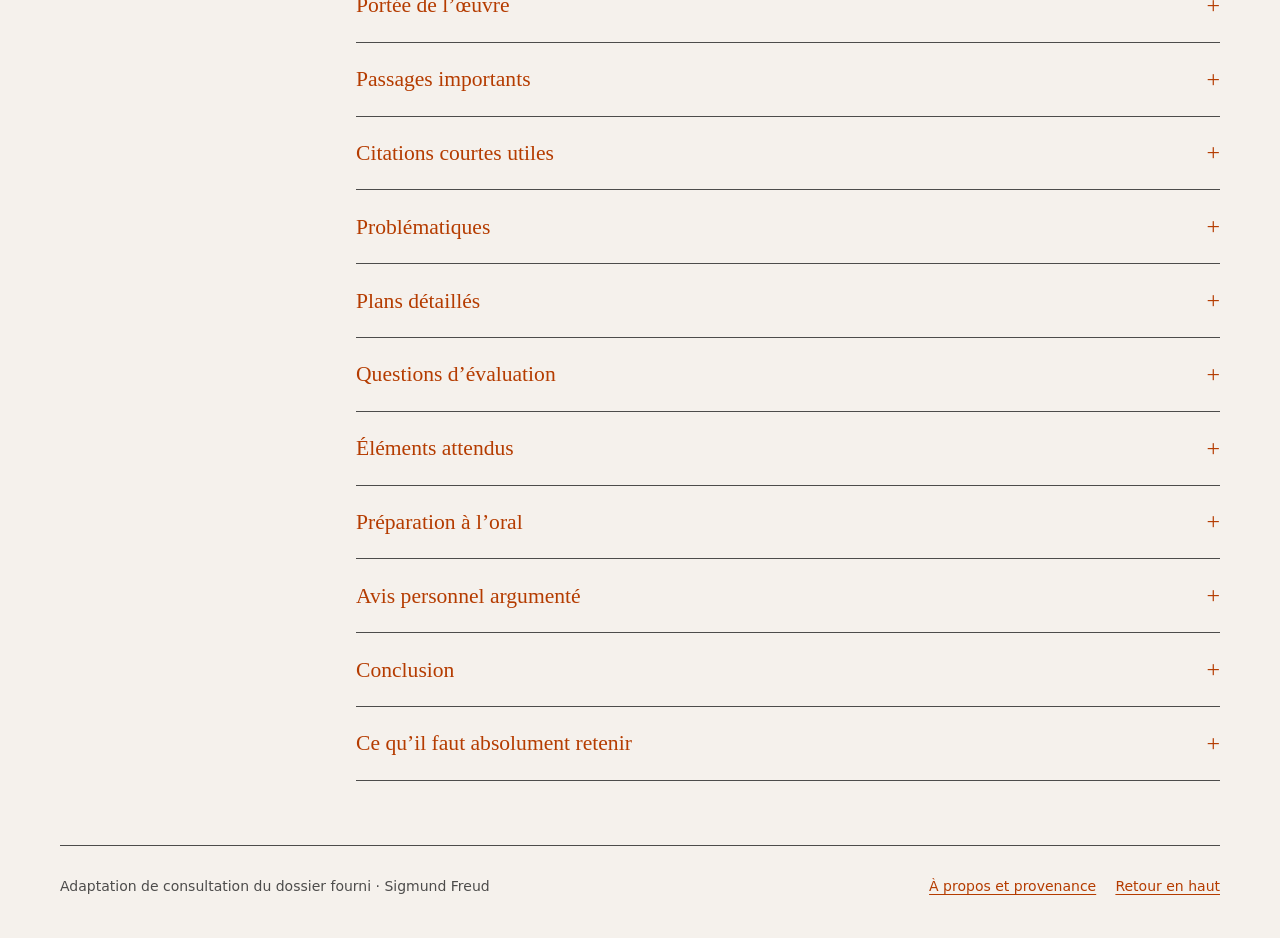
<file: secondaire-superieur.html>
<!doctype html><html lang="fr"><head><meta charset="utf-8"><meta name="viewport" content="width=device-width, initial-scale=1"><meta name="color-scheme" content="light dark"><title>Secondaire supérieur — Fiche de lecture complète</title><meta name="description" content="Cinq leçons sur la psychanalyse de Sigmund Freud : dossier intégral, lecture critique et trois parcours pédagogiques issus du dossier fourni."><link rel="icon" type="image/svg+xml" href="data:image/svg+xml,%3Csvg%20xmlns%3D%22http%3A%2F%2Fwww.w3.org%2F2000%2Fsvg%22%20viewBox%3D%220%200%2032%2032%22%3E%3Crect%20width%3D%2232%22%20height%3D%2232%22%20rx%3D%226%22%20fill%3D%22%23151515%22%2F%3E%3Cpath%20d%3D%22M7%208h8v17H7zM17%208h8v17h-8z%22%20fill%3D%22%23F5F1EC%22%2F%3E%3Cpath%20d%3D%22M16%207v19%22%20stroke%3D%22%23EA770F%22%20stroke-width%3D%222%22%2F%3E%3C%2Fsvg%3E"><script src="assets/theme.js"></script><link rel="stylesheet" href="assets/style.css"><script src="assets/app.js" defer></script></head><body class="" id="haut"><a class="skip" href="#contenu">Aller au contenu</a><header class="site-header"><div class="header-inner"><a class="brand" href="index.html"><span class="brand-mark" aria-hidden="true">FL</span><span>Fiche de lecture<br><strong>complète</strong></span></a><button class="menu-toggle" aria-expanded="false" aria-controls="navigation" hidden>Menu</button><nav id="navigation" aria-label="Navigation principale"><a href="index.html" >Accueil</a><a href="index.html#comprendre" data-section="comprendre">Les cinq leçons</a><a href="index.html#parcours" data-section="parcours" aria-current="page">Parcours scolaires</a><a href="dossier.html" >Dossier intégral</a></nav><button class="theme-toggle" type="button" aria-pressed="false" hidden>Mode sombre</button></div></header><main id="contenu" tabindex="-1" class="wrap study-main"><div class="page-intro"><a class="text-link" href="index.html#parcours">Tous les parcours</a><p class="eyebrow">Cinq leçons sur la psychanalyse · Sigmund Freud</p><h1>Secondaire supérieur</h1><p>Fiche pédagogique issue du dossier fourni, conservée intégralement. Les résumés et analyses présentent aussi les exemples et la conclusion de l’ouvrage.</p><div class="page-actions"><a class="button primary" href="imprimer-secondaire-superieur.html">Imprimer cette fiche</a><button class="button" data-expand-all hidden>Tout déplier</button><button class="button" data-collapse-all hidden>Tout replier</button></div></div><details class="context-note"><summary>Repères communs aux trois fiches</summary><div class="prose"><p>Les repères français sont <strong>pédagogiques et approximatifs</strong>, sans valeur d’équivalence administrative. Les activités proposées sont des choix pédagogiques, pas des prescriptions officielles. « Secondaire inférieur » désigne ici le regroupement des premières années demandé par le projet ; les années belges sont indiquées précisément afin de ne pas le confondre avec un degré administratif unique.</p>
<p>Pour les trois fiches, les cas présentés dans le livre sont des <strong>récits cliniques rapportés par Freud</strong>. Les élèves étudient un texte et son raisonnement ; aucune activité ne leur demande de raconter leur intimité, de diagnostiquer un camarade ou d’interpréter leurs propres rêves.</p>
</div></details><div class="document-layout"><aside class="toc"><nav aria-label="Sommaire de la fiche"><strong>Dans cette fiche</strong><a href="#niveau-scolaire">Niveau scolaire</a><a href="#introduction">Introduction</a><a href="#resume-approfondi">Résumé approfondi</a><a href="#personnages-principaux-et-figures-du-raisonnement">Personnages principaux et figures du raisonnement</a><a href="#analyse-des-themes">Analyse des thèmes</a><a href="#analyse-narrative-et-organisation-du-discours">Analyse narrative et organisation du discours</a><a href="#analyse-stylistique">Analyse stylistique</a><a href="#symboles-motifs-et-oppositions">Symboles, motifs et oppositions</a><a href="#portee-de-l-uvre">Portée de l’œuvre</a><a href="#passages-importants">Passages importants</a><a href="#citations-courtes-utiles">Citations courtes utiles</a><a href="#problematiques">Problématiques</a><a href="#plans-detailles">Plans détaillés</a><a href="#questions-d-evaluation">Questions d’évaluation</a><a href="#elements-attendus">Éléments attendus</a><a href="#preparation-a-l-oral">Préparation à l’oral</a><a href="#avis-personnel-argumente">Avis personnel argumenté</a><a href="#conclusion">Conclusion</a><a href="#ce-qu-il-faut-absolument-retenir">Ce qu’il faut absolument retenir</a></nav></aside><article class="study-content"><details class="study-section" id="niveau-scolaire" open><summary><span>Niveau scolaire</span><span class="expand" aria-hidden="true">+</span></summary><div class="prose"><ul>
<li><strong>Belgique francophone :</strong> enseignement secondaire supérieur, principalement <strong>5e et 6e secondaires</strong> ; extraits possibles en 4e.</li>
<li><strong>Repère belge :</strong> préparation aux compétences d’analyse et d’argumentation de fin de secondaire et du CESS ; cela ne signifie pas que l’œuvre soit imposée à cette épreuve. Les documents officiels des jurys situent les matières du troisième degré en 5e et 6e. <a rel="noreferrer" href="https://www.enseignement.be/public/docs/jurys-cess-informations-g-n-rales-mise-jour-du-27-10-2023-.pdf">Fédération Wallonie-Bruxelles, informations CESS</a>.</li>
<li><strong>France :</strong> lycée, principalement première et terminale ; seconde pour des extraits guidés.</li>
<li><strong>Repère français :</strong> commentaire d’un texte d’idées, exposé argumenté et réflexion philosophique ; compétences utiles au lycée et, selon le cours, aux exercices du baccalauréat. Aucune présence au programme national n’est affirmée.</li>
<li><strong>Difficulté :</strong> élevée pour les concepts et le contexte ; modérée pour la longueur. Lecture intégrale possible avec un lexique et une mise en perspective critique.</li>
</ul>
</div></details><details class="study-section" id="introduction" ><summary><span>Introduction</span><span class="expand" aria-hidden="true">+</span></summary><div class="prose"><p>Publié en 1910 à partir des conférences américaines de 1909, <em>Cinq leçons sur la psychanalyse</em> présente au public une théorie que Sigmund Freud a élaborée dans sa pratique et ses ouvrages antérieurs. Cet essai issu de la parole universitaire relève de la prose d’idées : récits de cas, définitions, analogies et réponses aux objections s’y combinent. Freud raconte la formation de sa méthode tout en défendant sa légitimité. L’intérêt littéraire consiste à observer comment un discours spécialisé construit son autorité et transforme des situations particulières en modèle explicatif général. La traduction attribuée à Yves Le Lay est celle de l’EPUB analysé ; ses choix français doivent être distingués du style allemand de Freud.</p>
</div></details><details class="study-section" id="resume-approfondi" ><summary><span>Résumé approfondi</span><span class="expand" aria-hidden="true">+</span></summary><div class="prose"><p><strong>Première leçon : une origine clinique et un récit fondateur.</strong> Freud ouvre par un hommage à Breuer. La patiente souffre de troubles variés ; il rapporte que le récit de certaines scènes, sous hypnose et avec expression des affects, fait disparaître des symptômes. Le cas du refus de boire, rattaché au souvenir du chien buvant dans un verre, sert de démonstration narrative. La comparaison des monuments londoniens présente ensuite le symptôme comme trace commémorative. Freud reconnaît que l’explication initiale par les états hypnoïdes reste insuffisante et a été abandonnée.</p>
<p><strong>Deuxième leçon : d’une difficulté technique à un modèle dynamique.</strong> Freud expose les limites pratiques de l’hypnose et relate un procédé d’insistance destiné à retrouver des souvenirs chez des patients éveillés. L’effort rencontré devient pour lui l’indice d’une résistance ; cette résistance lui permet de reconstruire un refoulement antérieur. Il oppose son explication par un conflit de forces à celle qu’il attribue à Janet. La scène de la jeune femme auprès de sa sœur morte exemplifie l’opposition entre désir et exigence morale. Le symptôme est présenté comme le substitut déformé d’une représentation refoulée.</p>
<p><strong>Troisième leçon : révision et élargissement des moyens d’accès.</strong> Freud rectifie d’abord une présentation trop simple : ce qui surgit spontanément ne correspond pas toujours directement au souvenir recherché. Le déterminisme psychique justifie cependant, dans son raisonnement, l’exploitation des associations. Le mot d’esprit sert d’analogie pour une expression indirecte ; l’analyse des rêves oppose contenu manifeste et pensées latentes, puis présente condensation et déplacement. L’examen des actes manqués étend la méthode à la vie ordinaire. Freud attribue enfin une partie de l’opposition à sa théorie aux résistances de ses adversaires.</p>
<p><strong>Quatrième leçon : centralité du sexuel et reconstruction de l’enfance.</strong> Freud défend l’importance des composantes sexuelles dans les névroses. Il élargit le sens du mot « sexualité » à des recherches de plaisir qui ne se réduisent pas à la reproduction. Il expose un développement par composantes, fixations et refoulements, puis interprète les liens familiaux en s’appuyant notamment sur <em>Œdipe</em> et <em>Hamlet</em>. Le conflit porte aussi sur les catégories elles-mêmes : ses interlocuteurs contestent ce qu’il accepte de nommer sexuel.</p>
<p><strong>Cinquième leçon : relation thérapeutique et civilisation.</strong> La névrose est pensée comme une fuite hors d’une réalité insatisfaisante, avec retour à des formes antérieures du désir. L’art est présenté comme une possibilité de donner une forme partageable aux fantaisies. Le transfert fait revivre dans la relation au médecin des affects que Freud rattache au passé. La fin envisage des issues aux désirs : examen conscient et maîtrise, sublimation, satisfaction possible de certains désirs. La liste est présentée de façon un peu sinueuse dans cette traduction, car rétablissement d’une fonction et sublimation sont développés entre ses repères de numérotation. Il ne faut pas transformer cette fin en opposition simpliste entre réprimer tout désir et satisfaire tout désir.</p>
<p><strong>Portée de la fin.</strong> L’histoire du cheval de Schilda soutient l’idée qu’une privation excessive détruit les ressources nécessaires à la vie. Il n’y a pas de dénouement d’intrigue ou de transformation finale de héros : la conclusion déplace une discussion clinique vers la question des exigences de la civilisation.</p>
</div></details><details class="study-section" id="personnages-principaux-et-figures-du-raisonnement" ><summary><span>Personnages principaux et figures du raisonnement</span><span class="expand" aria-hidden="true">+</span></summary><div class="prose"><p><strong>Freud, auteur-praticien.</strong> Sa fonction est double : raconter la naissance d’une méthode et convaincre de sa valeur. Il se caractérise dans le texte par l’expérience revendiquée, des rectifications ponctuelles et une forte assurance sur les principes. Sa motivation discursive est de rendre la psychanalyse intelligible et recevable. Son conflit est celui d’un savoir nouveau confronté à des objections. Son évolution racontée va de l’hypnose à une méthode d’associations et d’interprétation. Il n’est pas un personnage symbolique ; il construit une image de chercheur dont le lecteur peut analyser les effets d’autorité.</p>
<p><strong>Breuer, figure d’origine.</strong> Il incarne, dans la présentation de Freud, une écoute attentive contrastant avec l’attitude dépréciative attribuée à certains médecins. Sa relation à Freud est celle d’un prédécesseur et collaborateur. Le traitement de sa patiente joue un rôle inaugural. Ses motivations personnelles et son évolution biographique ne sont pas suffisamment développées pour une analyse de caractère autonome. Freud se sépare de certaines de ses explications sans effacer sa contribution.</p>
<p><strong>La patiente de Breuer.</strong> Elle est caractérisée par son intelligence, ses troubles et son attachement au père malade. Le conflit entre émotion et retenue sert à expliquer, dans ce récit, l’apparition des symptômes. Son évolution est racontée comme une succession d’améliorations liées à la remémoration. Cette trajectoire doit être attribuée au texte : ce dossier ne vérifie pas indépendamment l’issue historique de son traitement. Sa fonction est exemplaire ; elle ne représente pas « toutes les femmes » ni tous les patients.</p>
<p><strong>La jeune femme de la deuxième leçon.</strong> Son désir pour le beau-frère heurte ses exigences morales au moment de la mort de sa sœur. Freud rapporte son oubli de la scène puis son retour affectif dans le traitement. Elle illustre la logique du refoulement ; nom, biographie et motivations au-delà du récit ne sont pas établis ici.</p>
<p><strong>Charcot, Janet, Bernheim, Jung et Ferenczi.</strong> Ce sont des figures historiques invoquées pour situer des antécédents, discuter une explication ou appuyer un procédé. Janet constitue particulièrement un interlocuteur théorique. Leurs relations et transformations ultérieures ne doivent pas être importées dans ce livre sans source distincte.</p>
<p><strong>L’auditeur, le critique et le cheval.</strong> Ces figures schématiques appartiennent aux analogies et anecdotes. Elles prennent sens par leur fonction argumentative, sans devenir des personnages psychologiquement développés.</p>
</div></details><details class="study-section" id="analyse-des-themes" ><summary><span>Analyse des thèmes</span><span class="expand" aria-hidden="true">+</span></summary><div class="prose"><p><strong>1. L’inconscient et la limite de la connaissance de soi.</strong> Le terme désigne ici une activité psychique qui ne se réduit pas à ce que le sujet sait immédiatement de lui-même. Les associations, rêves et actes manqués rendent possible, selon Freud, la recherche de cette activité. Une interprétation littéraire peut voir dans ce modèle une déstabilisation de l’idée d’un sujet entièrement transparent à lui-même. Cette lecture philosophique ne prouve pas la justesse de chaque interprétation clinique.</p>
<p><strong>2. Le conflit et le retour du refoulé.</strong> Freud représente le psychisme comme un jeu de forces antagonistes. Le désir moralement insupportable est écarté, mais son substitut revient sous la forme d’un symptôme. La deuxième leçon et l’auditeur derrière la porte donnent à cette thèse sa forme la plus claire. Le refoulement est d’abord décrit comme protection, puis comme solution insuffisante ; cette ambivalence évite d’en faire une simple décision volontaire d’oublier.</p>
<p><strong>3. Mémoire, affect et temporalité.</strong> Le passé survit dans ses effets présents. Les monuments, le cas initial et la régression articulent souvenir, répétition et fixation. L’analogie fait comprendre qu’une trace peut subsister longtemps ; elle ne permet pas à elle seule d’établir quelle scène est la cause d’un trouble. L’enjeu littéraire est la reconstruction d’une histoire à partir d’indices.</p>
<p><strong>4. Enfance et sexualité.</strong> La quatrième leçon remet en cause l’idée selon laquelle la sexualité commencerait seulement à la puberté. Elle construit son explication par un changement de définition du mot « sexuel ». Le lecteur peut analyser cette extension comme un outil de cohérence interne, tout en interrogeant les critères qui permettent de la vérifier. Les catégories normatives et les affirmations sur les sexes ou les orientations demandent une contextualisation historique ; le rappel de l’OMS en partie 2 vaut également ici.</p>
<p><strong>5. Relation, parole et transfert.</strong> La parole fournit des associations ; la relation au médecin devient elle-même un lieu où se manifesteraient des affects antérieurs. Le transfert fait donc du médecin un élément de la situation étudiée, et pas seulement un observateur extérieur. Cela soulève une question d’analyse : comment distinguer ce qui est révélé par la relation de ce qui pourrait être influencé par elle ?</p>
<p><strong>6. Désir, art et civilisation.</strong> Freud rapproche les fantaisies ordinaires, la névrose et la création artistique, sans les déclarer identiques. La sublimation transforme le but d’une tendance en une activité jugée socialement précieuse. La fin critique l’excès d’exigences et les limites d’une transformation intégrale des désirs. Elle autorise une lecture culturelle du texte, sans constituer un programme politique complet.</p>
</div></details><details class="study-section" id="analyse-narrative-et-organisation-du-discours" ><summary><span>Analyse narrative et organisation du discours</span><span class="expand" aria-hidden="true">+</span></summary><div class="prose"><ul>
<li><strong>Instance de parole :</strong> auteur-conférencier à la première personne ; adresse directe au public.</li>
<li><strong>Perspective :</strong> médicale et interprétative. Les patients sont surtout connus par le récit de l’auteur ; parler d’omniscience serait inadapté.</li>
<li><strong>Temporalité :</strong> histoire rétrospective d’une méthode, interrompue par des récits de cas et des comparaisons. Le passé des patients est reconstruit à partir du présent des symptômes.</li>
<li><strong>Rythme :</strong> alternance entre scène concrète, commentaire et généralisation ; les cas ralentissent l’exposition tandis que les listes accélèrent la synthèse.</li>
<li><strong>Ellipses :</strong> Freud annonce qu’il abrège certains cas et laisse des éléments de côté. Ces coupes sont nécessaires à l’exposé, mais limitent la possibilité de contrôler toute la démonstration.</li>
<li><strong>Retours en arrière :</strong> récit de traitements anciens et renvoi aux étapes de la recherche.</li>
<li><strong>Anticipations :</strong> questions laissées pour la leçon suivante ; annonce du transfert avant son développement.</li>
<li><strong>Structure :</strong> progression de l’origine clinique vers les méthodes, puis la théorie du développement et la portée culturelle.</li>
<li><strong>Mise en abyme :</strong> la salle de conférence imaginée reprend le cadre de l’exposé réel. On peut y voir une petite scène qui reflète la situation d’énonciation ; la simple notion d’analogie reste toutefois suffisante pour la comprendre.</li>
</ul>
</div></details><details class="study-section" id="analyse-stylistique" ><summary><span>Analyse stylistique</span><span class="expand" aria-hidden="true">+</span></summary><div class="prose"><p><strong>Le niveau de langue et la syntaxe.</strong> Le français est soutenu, avec des termes médicaux et abstraits expliqués dans des développements parfois longs. Les phrases organisent des relations de cause, d’opposition et de conséquence. Comme il s’agit d’une traduction, l’analyse de cette syntaxe porte directement sur le texte français, pas sur une propriété démontrée de l’allemand de Freud.</p>
<p><strong>Les champs lexicaux.</strong> Le conflit apparaît par les forces, le combat, la défense, la résistance et les barrières. La circulation de l’énergie est expliquée par le fleuve, les canaux, la chaleur et la transformation. Ces réseaux donnent une représentation dynamique du psychisme : les idées y agissent, se heurtent et changent de forme.</p>
<p><strong>Les analogies.</strong> Porte, monuments, minerai, chimie et machine traduisent des relations abstraites en objets connus. Leur portée varie : certaines éclairent un fonctionnement ; d’autres rapprochent la psychanalyse de pratiques scientifiques reconnues. La comparaison au microscope, dans la troisième leçon, contribue ainsi à demander au lecteur une observation faite avec la méthode appropriée.</p>
<p><strong>Le dialogue et l’objection.</strong> Freud formule les réactions qu’il attribue au public, puis y répond. Ce dialogue construit est un procédé d’argumentation : le conférencier contrôle à la fois la question et la réponse. Il donne au texte un mouvement oral tout en sélectionnant les objections discutées.</p>
<p><strong>L’autorité et la concession.</strong> Freud invoque sa pratique et celle de collaborateurs. Il concède l’incomplétude d’une théorie, corrige une simplification et marque les limites d’une comparaison. Ces gestes construisent une autorité qui se veut attentive aux faits. Ils coexistent avec des formulations catégoriques : cette tension peut être étudiée sans attribuer à l’auteur une intention de tromper.</p>
<p><strong>Humour, ironie et polémique.</strong> La plaisanterie du critique d’art fait comprendre une expression indirecte. Le cheval final est une anecdote ironique. Les critiques adressées à certains médecins et adversaires donnent au discours une dimension polémique. Aucun lyrisme dominant ni description romanesque autonome n’est à chercher artificiellement.</p>
</div></details><details class="study-section" id="symboles-motifs-et-oppositions" ><summary><span>Symboles, motifs et oppositions</span><span class="expand" aria-hidden="true">+</span></summary><div class="prose"><div class="table-wrap" role="region" tabindex="0" aria-label="Tableau, défilement horizontal si nécessaire"><table>
<thead>
<tr>
<th>Motif</th>
<th>Fonction dans le raisonnement</th>
<th>Limite à respecter</th>
</tr>
</thead>
<tbody><tr>
<td>Monument</td>
<td>Rend sensible la persistance du passé dans le présent</td>
<td>Ne prouve pas une cause clinique particulière</td>
</tr>
<tr>
<td>Porte et gardiens</td>
<td>Spatialise refoulement et résistance</td>
<td>Le psychisme n’est pas matériellement une salle</td>
</tr>
<tr>
<td>Déguisement et traduction</td>
<td>Décrivent la transformation d’un désir en expression indirecte</td>
<td>L’interprétation doit encore être justifiée</td>
</tr>
<tr>
<td>Minerai et métal</td>
<td>Valorise des associations d’abord jugées insignifiantes</td>
<td>L’image ne garantit pas la valeur de tout résultat</td>
</tr>
<tr>
<td>Chimie et catalyse</td>
<td>Explique le rôle du médecin dans le transfert</td>
<td>Comparaison, pas réaction chimique mesurée</td>
</tr>
<tr>
<td>Machine et cheval</td>
<td>Insiste sur les limites de la privation et de la transformation de l’énergie</td>
<td>Passage argumentatif du clinique au culturel</td>
</tr>
</tbody></table></div>
<p>Les grandes oppositions — conscience/inconscient, présent/passé, désir/interdit, manifeste/latent — sont des outils conceptuels. L’opposition normal/pathologique est relativisée lorsque Freud rapproche les conflits des personnes saines et ceux des personnes malades, mais les catégories historiques de son texte ne disparaissent pas pour autant.</p>
</div></details><details class="study-section" id="portee-de-l-uvre" ><summary><span>Portée de l’œuvre</span><span class="expand" aria-hidden="true">+</span></summary><div class="prose"><p><strong>Question de connaissance.</strong> Peut-on accéder à ce que le sujet ne sait pas directement de lui-même ? Le livre propose une réponse fondée sur l’interprétation de traces et de relations.</p>
<p><strong>Question morale et sociale.</strong> Rendre un désir conscient ne signifie pas nécessairement le satisfaire. Freud distingue plusieurs issues et critique l’excès de privation ; il ne prône donc pas simplement la suppression de toute règle.</p>
<p><strong>Question philosophique.</strong> Le sujet apparaît traversé de conflits et d’une histoire qui excède sa conscience présente. C’est une piste de lecture, pas un résumé exhaustif de la philosophie de Freud.</p>
<p><strong>Rapport à l’époque.</strong> Le discours s’inscrit dans un langage médical et moral situé. Ses catégories sexuelles et ses formulations de guérison doivent être examinées comme des éléments historiques, sans être recopiées comme des conclusions actuelles.</p>
<p><strong>Intérêt actuel et limites — analyse.</strong> Le lecteur peut étudier comment se construit un discours de savoir : un cas observé mène à une interprétation, puis à une généralisation. Une vigilance particulière concerne l’attribution des objections à la « résistance » : si tout désaccord devient lui-même une confirmation de la théorie, la possibilité de la mettre à l’épreuve se réduit. C’est une critique logique proposée ici à partir de la troisième leçon ; elle ne remplace pas une évaluation scientifique complète de la psychanalyse.</p>
</div></details><details class="study-section" id="passages-importants" ><summary><span>Passages importants</span><span class="expand" aria-hidden="true">+</span></summary><div class="prose"><p><strong>1. Le cas du verre d’eau — première leçon</strong></p>
<ul>
<li><strong>Situation :</strong> présentation de la patiente de Breuer.</li>
<li><strong>Résumé :</strong> un refus de boire est relié au souvenir d’un chien ayant bu dans un verre ; Freud rapporte la disparition du trouble après évocation affective.</li>
<li><strong>Enjeu :</strong> faire percevoir un lien entre expérience, symptôme et remémoration.</li>
<li><strong>Procédés :</strong> détail concret, enchaînement narratif, commentaire généralisant.</li>
<li><strong>Interprétation :</strong> récit exemplaire servant d’origine à la méthode.</li>
<li><strong>Usage :</strong> discuter le passage d’un cas particulier à une proposition générale et la différence entre résultat raconté et résultat indépendamment contrôlé.</li>
</ul>
<p><strong>2. Les monuments de Londres — première leçon</strong></p>
<ul>
<li><strong>Situation :</strong> après les exemples cliniques.</li>
<li><strong>Résumé :</strong> le symptôme est comparé à un monument commémoratif ; l’attachement au passé peut empêcher de vivre le présent.</li>
<li><strong>Enjeu :</strong> penser la fixation et la mémoire.</li>
<li><strong>Procédés :</strong> analogie historique, scène hypothétique, adresse au lecteur.</li>
<li><strong>Interprétation :</strong> le passé demeure actif, plutôt que simplement conservé.</li>
<li><strong>Usage :</strong> montrer la force et les limites d’une analogie. Les détails historiques des monuments n’ont pas été vérifiés ici : on analyse leur fonction dans le texte.</li>
</ul>
<p><strong>3. L’auditeur expulsé — deuxième leçon</strong></p>
<ul>
<li><strong>Situation :</strong> définition du refoulement et de la résistance.</li>
<li><strong>Résumé :</strong> l’individu écarté continue à troubler la conférence ; une médiation est envisagée.</li>
<li><strong>Enjeu :</strong> distinguer expulsion, maintien à l’écart et retour indirect.</li>
<li><strong>Procédés :</strong> scène hypothétique, spatialisation et personnification des forces.</li>
<li><strong>Interprétation :</strong> le refoulement peut déplacer le conflit sans le résoudre.</li>
<li><strong>Usage :</strong> expliquer les concepts et analyser la vulgarisation.</li>
</ul>
<p><strong>4. La rectification — début de la troisième leçon</strong></p>
<ul>
<li><strong>Situation :</strong> reprise de l’explication précédente.</li>
<li><strong>Résumé :</strong> la première idée du patient ne donne pas toujours directement le souvenir recherché.</li>
<li><strong>Enjeu :</strong> tension entre brièveté pédagogique et exactitude.</li>
<li><strong>Procédés :</strong> concession, correction explicite, justification méthodologique.</li>
<li><strong>Interprétation :</strong> le savoir exposé est présenté comme perfectible ; le déterminisme conserve cependant une fonction fondatrice.</li>
<li><strong>Usage :</strong> nuancer une lecture qui ferait du texte un discours uniformément dogmatique.</li>
</ul>
<p><strong>5. La définition élargie de la sexualité — quatrième leçon</strong></p>
<ul>
<li><strong>Situation :</strong> réponse à l’objection selon laquelle les phénomènes décrits ne seraient pas sexuels.</li>
<li><strong>Résumé :</strong> Freud conteste une définition limitée à la reproduction.</li>
<li><strong>Enjeu :</strong> les catégories définissent ce qui peut entrer dans la théorie.</li>
<li><strong>Procédés :</strong> objection reconstruite, redéfinition, opposition de deux usages du mot.</li>
<li><strong>Interprétation :</strong> la discussion porte sur la théorie et sur le vocabulaire qui la rend possible.</li>
<li><strong>Usage :</strong> examiner les effets explicatifs d’une définition et les critères de sa validité.</li>
</ul>
<p><strong>6. Le transfert et la fin — cinquième leçon</strong></p>
<ul>
<li><strong>Situation :</strong> dernier développement de la méthode puis conclusion culturelle.</li>
<li><strong>Résumé :</strong> des affects sont revécus envers le médecin ; Freud propose différentes issues aux désirs et conclut par le cheval privé d’avoine.</li>
<li><strong>Enjeu :</strong> passer de l’observation à la relation, puis de la relation à la civilisation.</li>
<li><strong>Procédés :</strong> analogie chimique, énumération d’issues, anecdote ironique.</li>
<li><strong>Interprétation :</strong> comprendre et transformer le désir exige autre chose qu’une simple expulsion.</li>
<li><strong>Usage :</strong> discuter la fonction du médecin et l’articulation entre soin, morale et critique culturelle.</li>
</ul>
</div></details><details class="study-section" id="citations-courtes-utiles" ><summary><span>Citations courtes utiles</span><span class="expand" aria-hidden="true">+</span></summary><div class="prose"><p>Ces fragments ont été vérifiés dans les fichiers de leçons de l’EPUB fourni. Les numéros de leçons constituent les repères ; aucun numéro de page n’est fabriqué.</p>
<div class="table-wrap" role="region" tabindex="0" aria-label="Tableau, défilement horizontal si nécessaire"><table>
<thead>
<tr>
<th>Citation</th>
<th>Situation</th>
<th>Thème</th>
<th>Intérêt littéraire</th>
</tr>
</thead>
<tbody><tr>
<td>« les hystériques souffrent de réminiscences »</td>
<td>Leçon I, synthèse des cas</td>
<td>Mémoire et symptôme</td>
<td>Formule concise qui transforme les récits en proposition générale</td>
</tr>
<tr>
<td>« Il n&#39;est pas toujours facile d&#39;être exact »</td>
<td>Début de la leçon III</td>
<td>Exposition et méthode</td>
<td>Rectification qui rend visible la difficulté de vulgariser</td>
</tr>
<tr>
<td>« la voie royale de la connaissance de l&#39;inconscient »</td>
<td>Leçon III, interprétation des rêves</td>
<td>Rêve et inconscient</td>
<td>Métaphore valorisant un moyen d’accès privilégié</td>
</tr>
</tbody></table></div>
<p>Dans un travail, la première formule doit être présentée comme une thèse historique de Freud, pas comme un diagnostic actuel général.</p>
</div></details><details class="study-section" id="problematiques" ><summary><span>Problématiques</span><span class="expand" aria-hidden="true">+</span></summary><div class="prose"><ol>
<li><strong>Comment Freud transforme-t-il des récits cliniques en défense d’une méthode dans les <em>Cinq leçons</em> ?</strong></li>
<li><strong>Les analogies des <em>Cinq leçons</em> servent-elles seulement à expliquer, ou contribuent-elles aussi à produire l’adhésion ?</strong></li>
<li>Comment le passage du symptôme au rêve et à l’acte manqué élargit-il le champ de l’interprétation dans cet ouvrage ?</li>
<li>Que révèle la rectification du début de la troisième leçon sur les rapports entre vulgarisation, méthode et autorité ?</li>
<li>Comment la cinquième leçon passe-t-elle de la relation au médecin à une critique des exigences de la civilisation ?</li>
</ol>
</div></details><details class="study-section" id="plans-detailles" ><summary><span>Plans détaillés</span><span class="expand" aria-hidden="true">+</span></summary><div class="prose"><p><strong>Plan 1 — Comment Freud transforme-t-il des récits cliniques en défense d’une méthode ?</strong></p>
<p><strong>I. Le récit donne une origine concrète à la méthode.</strong></p>
<ul>
<li><strong>A. La scène clinique rend le problème intelligible.</strong> Idée : le lecteur découvre des troubles et une recherche d’explication avant la théorie. Exemple : le refus de boire de la patiente de Breuer.</li>
<li><strong>B. La succession symptôme–souvenir–amélioration organise le sens.</strong> Idée : le récit suggère une relation explicative. Exemple : retour du souvenir du chien et expression du dégoût.</li>
</ul>
<p><strong>II. La pratique racontée devient un modèle général.</strong></p>
<ul>
<li><strong>A. Les obstacles font émerger des concepts.</strong> Idée : les limites de l’hypnose conduisent à la résistance et au refoulement. Exemple : deuxième leçon.</li>
<li><strong>B. Les voies d’interprétation étendent le modèle.</strong> Idée : rêves et actes manqués relient clinique et quotidien. Exemple : troisième leçon, contenus manifeste et latent.</li>
</ul>
<p><strong>III. La défense du modèle appelle une lecture critique.</strong></p>
<ul>
<li><strong>A. Les concessions et rectifications renforcent l’autorité.</strong> Idée : Freud se présente comme capable de revoir son exposé. Exemple : début de la troisième leçon et abandon des états hypnoïdes.</li>
<li><strong>B. La généralisation reste distincte de la preuve indépendante.</strong> Idée : l’explication proposée doit pouvoir être discutée. Exemples : cas abrégés ; objections ramenées à une résistance.</li>
</ul>
<p><strong>Plan 2 — Les analogies servent-elles seulement à expliquer, ou aussi à produire l’adhésion ?</strong></p>
<p><strong>I. Elles rendent les concepts visibles.</strong></p>
<ul>
<li><strong>A. L’espace matérialise des relations abstraites.</strong> Idée : une porte permet de distinguer exclusion et résistance. Exemple : auditeur expulsé.</li>
<li><strong>B. L’objet familier rend sensible la durée du passé.</strong> Idée : la trace est comprise par comparaison. Exemple : monuments londoniens.</li>
</ul>
<p><strong>II. Elles orientent le jugement du public.</strong></p>
<ul>
<li><strong>A. Les références scientifiques légitiment la méthode.</strong> Idée : chimie et microscope rapprochent le discours d’autres pratiques reconnues. Exemples : leçons III et V.</li>
<li><strong>B. L’humour rend certaines conclusions mémorables.</strong> Idée : la plaisanterie et l’ironie favorisent l’adhésion. Exemples : critique d’art et cheval de Schilda.</li>
</ul>
<p><strong>III. Leur portée doit être délimitée.</strong></p>
<ul>
<li><strong>A. Comprendre une relation n’équivaut pas à la vérifier.</strong> Idée : la ressemblance entre deux situations ne garantit pas une identité de mécanisme. Exemple : chimie du transfert.</li>
<li><strong>B. Une lecture rigoureuse articule illustration et justification.</strong> Idée : examiner les observations et les possibilités de contradiction. Exemples : cas abrégé de la deuxième leçon ; correction de la troisième.</li>
</ul>
</div></details><details class="study-section" id="questions-d-evaluation" ><summary><span>Questions d’évaluation</span><span class="expand" aria-hidden="true">+</span></summary><div class="prose"><p><strong>Connaissance et compréhension</strong></p>
<ol>
<li>Distinguez la date des conférences de celle de la publication.</li>
<li>Quel rôle Breuer joue-t-il dans la première leçon ?</li>
<li>Définissez refoulement et résistance en les distinguant.</li>
<li>Distinguez contenu manifeste et pensées latentes du rêve.</li>
<li>Définissez le transfert et la sublimation dans le cadre du texte.</li>
</ol>
<p><strong>Analyse</strong></p>
<ol start="6">
<li>Comment la scène de la porte construit-elle une représentation du psychisme ?</li>
<li>Quel effet la rectification initiale de la troisième leçon produit-elle sur l’image du conférencier ?</li>
<li>Pourquoi les références à la chimie et au microscope ont-elles une fonction argumentative ?</li>
<li>Quelle difficulté logique apparaît si une objection est traitée comme une résistance confirmant la théorie ?</li>
<li>Comment la quatrième leçon fait-elle de la définition du « sexuel » un enjeu de discussion ?</li>
</ol>
<p><strong>Réponses développées</strong></p>
<ol start="11">
<li>En vous appuyant sur deux leçons, montrez comment Freud relie les phénomènes ordinaires aux troubles qu’il étudie.</li>
<li>Les récits de cas suffisent-ils à démontrer la portée générale des thèses exposées ? Discutez à partir du livre, sans confondre analyse textuelle et verdict médical.</li>
<li>Analysez le mouvement qui mène, dans la cinquième leçon, du transfert à l’histoire du cheval.</li>
</ol>
</div></details><details class="study-section" id="elements-attendus" ><summary><span>Éléments attendus</span><span class="expand" aria-hidden="true">+</span></summary><div class="prose"><ol>
<li><strong>1909/1910</strong>, avec mention des dates fautives dans l’EPUB si la question porte sur l’édition.</li>
<li>Origine de la méthode cathartique ; travail sur la parole, les souvenirs et les affects de sa patiente.</li>
<li>Écartement d’une représentation incompatible / opposition à sa réintégration consciente. Le refoulement ne se réduit pas à l’oubli décidé.</li>
<li>Rêve raconté / pensées reconstruites par les associations et l’analyse.</li>
<li>Reviviscence d’affects antérieurs envers le médecin / changement de but vers une activité socialement valorisée.</li>
<li>Salle, dehors, gardiens et bruit représentent des positions et des forces ; l’analogie reste une image.</li>
<li>Concession d’une simplification, souci affiché de précision ; maintien d’un principe fort, le déterminisme.</li>
<li>Elles rendent le procédé compréhensible et lui associent l’autorité d’une pratique scientifique ; elles ne suffisent pas à en établir la validité.</li>
<li>Risque de raisonnement qui absorbe sa propre contradiction ; nécessité de critères permettant une mise à l’épreuve.</li>
<li>Opposition d’un sens limité à la reproduction et d’un sens élargi au plaisir et aux composantes de l’enfance ; effets sur l’explication proposée.</li>
<li>Deux passages précis, par exemple rêves et actes manqués en III, puis conflits communs aux sujets sains et névrosés en V ; expliquer le lien sans supprimer les distinctions.</li>
<li>Distinguer observation rapportée, interprétation, illustration et généralisation ; prendre en compte les cas abrégés et l’absence de dossier indépendant dans l’ouvrage. Éviter aussi bien l’adhésion automatique que la disqualification sans argument.</li>
<li>Relation thérapeutique, remaniement des désirs, limites de la sublimation, critique de la privation ; analyser l’analogie scientifique puis l’ironie narrative finale.</li>
</ol>
</div></details><details class="study-section" id="preparation-a-l-oral" ><summary><span>Préparation à l’oral</span><span class="expand" aria-hidden="true">+</span></summary><div class="prose"><ul>
<li><strong>Auteur :</strong> Sigmund Freud, médecin et fondateur de la psychanalyse.</li>
<li><strong>Œuvre :</strong> cinq conférences de 1909 publiées en 1910 ; traduction attribuée à Yves Le Lay dans le fichier étudié.</li>
<li><strong>Résumé :</strong> Breuer et la catharsis → refoulement et résistance → associations, rêves et actes manqués → sexualité infantile → transfert, sublimation et civilisation.</li>
<li><strong>Trois thèmes :</strong> conflit psychique ; traces du passé ; interprétation.</li>
<li><strong>Deux caractéristiques stylistiques :</strong> analogies concrètes ; objections mises en dialogue.</li>
<li><strong>Deux passages :</strong> auditeur expulsé, leçon II ; rectification du début de la leçon III.</li>
<li><strong>Intérêt :</strong> comprendre un discours historique sur le psychisme et analyser sa manière de persuader.</li>
<li><strong>Avis personnel :</strong> choisir une qualité précise du texte et une réserve justifiée.</li>
</ul>
<p><strong>Trois questions possibles du professeur</strong></p>
<ol>
<li><strong>« Une comparaison est-elle une preuve ? »</strong> Elle rend une relation intelligible ; sa valeur explicative ne dispense pas de vérifier les faits et le mécanisme.</li>
<li><strong>« Freud admet-il des limites ? »</strong> Oui : il corrige une simplification, reconnaît l’incomplétude d’explications et avertit, dans la leçon II, qu’il ne faut pas appliquer simplement sa théorie du refoulement au cas de Breuer obtenu sous hypnose.</li>
<li><strong>« La fin appelle-t-elle à satisfaire tous les désirs ? »</strong> Non : Freud distingue leur examen conscient, leur transformation par sublimation et la possibilité de certaines satisfactions ; il critique une privation excessive.</li>
</ol>
</div></details><details class="study-section" id="avis-personnel-argumente" ><summary><span>Avis personnel argumenté</span><span class="expand" aria-hidden="true">+</span></summary><div class="prose"><p><strong>Modèle à personnaliser :</strong> « J’ai trouvé cet ouvrage intéressant autant pour ses idées que pour leur présentation. La comparaison de la porte permet de suivre un mécanisme abstrait sans formation médicale. La rectification du début de la troisième leçon montre aussi les difficultés de l’exposé : Freud préfère revenir sur une simplification plutôt que la laisser passer. Ma réserve concerne le passage des cas aux affirmations générales. Un récit précis donne envie d’adhérer, mais il ne fournit pas toujours les éléments nécessaires pour discuter l’interprétation. Je lirais donc ce texte comme une introduction historique et comme un objet d’analyse argumentative, en gardant une distance critique envers ses catégories. »</p>
</div></details><details class="study-section" id="conclusion" ><summary><span>Conclusion</span><span class="expand" aria-hidden="true">+</span></summary><div class="prose"><p>Les <em>Cinq leçons</em> ont un intérêt littéraire par leur composition, leur adresse au public et leurs images explicatives. Elles donnent accès à la présentation historique d’une méthode et à une conception du sujet traversé de conflits. Leur étude scolaire est particulièrement féconde lorsqu’elle associe compréhension des concepts, examen des procédés de persuasion et contextualisation des limites. La qualité d’écriture et la portée culturelle doivent rester distinctes de la validation de chaque proposition clinique.</p>
</div></details><details class="study-section" id="ce-qu-il-faut-absolument-retenir" ><summary><span>Ce qu’il faut absolument retenir</span><span class="expand" aria-hidden="true">+</span></summary><div class="prose"><ul>
<li><strong>Auteur :</strong> Sigmund Freud.</li>
<li><strong>Œuvre :</strong> <em>Cinq leçons sur la psychanalyse</em>.</li>
<li><strong>Date :</strong> conférences de 1909 ; publication de 1910.</li>
<li><strong>Genre :</strong> essai, conférences de vulgarisation, prose argumentative.</li>
<li><strong>Contexte :</strong> présentation publique de la psychanalyse à Clark University ; histoire de pratiques médicales européennes.</li>
<li><strong>Personnes essentielles :</strong> Freud, Breuer, sa patiente ; Janet comme interlocuteur théorique.</li>
<li><strong>Thèmes majeurs :</strong> inconscient, conflit et refoulement, enfance, interprétation, transfert et sublimation.</li>
<li><strong>Point de vue :</strong> auteur-praticien qui sélectionne, raconte et interprète.</li>
<li><strong>Style :</strong> analogies, exemples, concessions, questions et réponses construites ; étude de la syntaxe à rapporter à la traduction.</li>
<li><strong>Deux passages essentiels :</strong> auditeur expulsé, II ; rectification de la première idée, III.</li>
<li><strong>Portée :</strong> transformation d’expériences cliniques en théorie du psychisme, puis en réflexion culturelle.</li>
<li><strong>Trois idées pour l’écrit :</strong> rôle du récit de cas ; pouvoir des analogies ; conditions d’une généralisation valide.</li>
<li><strong>Trois idées pour l’oral :</strong> expliquer une notion par un passage ; distinguer illustration et preuve ; discuter la fin sans la simplifier.</li>
</ul>
</div></details></article></div></main><footer class="site-footer"><p>Adaptation de consultation du dossier fourni · Sigmund Freud</p><div><a href="index.html#a-propos">À propos et provenance</a><a href="#haut">Retour en haut</a></div></footer></body></html>
</file>
<file: assets/style.css>
:root{--ld-noir:#151515;--ld-ambre:#EA770F;--ld-blanc:#FBFBFB;--ld-creme:#F5F1EC;--ld-or:#D8A760;--ld-encre:#231A12;--ld-ivoire:#F6EDDC;--ld-cuivre:#A75627;--ld-orange-ui:#FF6A00;--ld-brun:#8B6755;--ld-rouille:#C74300;--ld-brique:#B53C00;--ld-rouge:#D42200;--ld-ardoise:#154051;--ld-gris-clair:#BDBAB6;--ld-gris:#858381;--ld-gris-fonce:#4D4C4B;--bg:var(--ld-creme);--fg:var(--ld-encre);--muted:var(--ld-gris-fonce);--heading:var(--ld-cuivre);--link:var(--ld-brique);--rule:var(--ld-gris-fonce);--focus:var(--ld-brique);color-scheme:light}
:root[data-theme=dark]{--bg:var(--ld-noir);--fg:var(--ld-creme);--muted:var(--ld-gris-clair);--heading:var(--ld-ambre);--link:var(--ld-orange-ui);--rule:var(--ld-gris);--focus:var(--ld-orange-ui);color-scheme:dark}
*{box-sizing:border-box}html{scroll-behavior:smooth;scroll-padding-top:7.5rem}body{margin:0;background:var(--bg);color:var(--fg);font:1rem/1.7 system-ui,-apple-system,"Segoe UI",sans-serif}button,input{font:inherit}[hidden]{display:none!important}a{color:var(--link);text-underline-offset:.22em;text-decoration-thickness:1px}a:hover{text-decoration-thickness:2px}button,a,summary{touch-action:manipulation}button,summary{cursor:pointer}button{color:var(--fg)}:focus-visible{outline:3px solid var(--focus);outline-offset:5px}img{max-width:100%;height:auto}h1,h2,h3,p,figure,dl{margin-top:0}h1,h2,h3{line-height:1.14;text-wrap:balance}h1,h2{font-family:Georgia,"Times New Roman",serif;font-weight:400;letter-spacing:-.035em}h2{font-size:clamp(2rem,3.8vw,3.2rem)}h3{font-size:1.2rem}p{margin-bottom:1.2rem}strong{font-weight:650}.wrap{width:min(1160px,calc(100% - 5rem));margin-inline:auto}.eyebrow{text-transform:uppercase;font-size:.875rem;font-weight:600;letter-spacing:.11em;color:var(--muted)}.small{font-size:.9rem;color:var(--muted)}.skip{position:fixed;top:-8rem;left:1rem;z-index:30;padding:.8rem 1rem;background:var(--bg)}.skip:focus{top:1rem}.site-header{position:fixed;top:0;left:0;right:0;z-index:20;background:var(--bg);border-bottom:1px solid var(--rule)}.header-inner{width:min(1400px,calc(100% - 3rem));min-height:86px;margin:auto;display:flex;align-items:center;gap:1.5rem}.brand{display:flex;align-items:center;gap:.65rem;text-decoration:none;color:var(--fg);font-size:.875rem;line-height:1.2;margin-right:auto}.brand-mark{background:var(--ld-noir);border:1px solid var(--ld-gris);color:var(--ld-creme);padding:.5rem;font-family:Georgia,serif;font-size:1.2rem;letter-spacing:-.04em}.brand strong{font-weight:600}#navigation{display:flex;gap:1.5rem;align-items:center}#navigation a{text-decoration:none;color:var(--fg);font-size:.9rem;padding:.55rem 0;border-bottom:2px solid transparent}#navigation a:hover,#navigation a[aria-current]{color:var(--link);border-color:var(--link)}.theme-toggle,.menu-toggle{background:transparent;border:1px solid var(--rule);color:var(--link);border-radius:4px;padding:.5rem .75rem;font-size:.875rem;min-height:44px}.theme-toggle:hover,.menu-toggle:hover{border-color:var(--link)}.menu-toggle{display:none}main{padding-top:86px}.hero{display:grid;grid-template-columns:1fr 270px;gap:5rem;padding-top:3.7rem;padding-bottom:3rem;align-items:center}.hero h1{font-size:clamp(3.1rem,5.7vw,4.8rem);margin-bottom:1.6rem;max-width:850px}.hero h1 span{color:var(--heading)}.hero-lead{max-width:620px;font-size:1.08rem;line-height:1.75;color:var(--muted)}.hero-actions,.page-actions{display:flex;flex-wrap:wrap;gap:.8rem;margin:1.6rem 0}.button{display:inline-flex;align-items:center;justify-content:center;min-height:46px;padding:.65rem 1.05rem;text-align:center;line-height:1.4;background:transparent;border:1px solid var(--link);border-radius:4px;color:var(--link);text-decoration:none;font-size:.95rem;font-weight:600}.button:hover{background:var(--ld-noir);color:var(--ld-orange-ui);border-color:var(--ld-orange-ui);text-decoration:none}.button.primary{background:var(--ld-noir);color:var(--ld-orange-ui);border-color:var(--ld-orange-ui)}.button.primary:hover{background:var(--ld-orange-ui);color:var(--ld-noir)}.repere{display:flex;gap:2.2rem;border-top:1px solid var(--rule);margin:2.1rem 0 0;padding-top:1.2rem}.repere dt{color:var(--muted);font-size:.875rem}.repere dd{margin:0;font-size:1.15rem}.hero-figure{margin:0}.portrait-frame{background:var(--ld-noir);padding:12px;border-top:5px solid var(--ld-ambre)}.portrait-frame img{display:block;width:100%}.hero-figure figcaption{font-size:.875rem;line-height:1.5;color:var(--muted);padding-top:.8rem}.reading-note{display:grid;grid-template-columns:150px 1fr;gap:1.8rem;border-block:1px solid var(--rule);padding:1.25rem 0;align-items:start}.note-label{font-size:.875rem;font-weight:650;color:var(--heading)}.reading-note p{font-size:.95rem;color:var(--muted);margin:0;max-width:880px}.section{padding-block:4rem;scroll-margin-top:1rem}.section-heading{display:grid;grid-template-columns:1fr 1fr;gap:4rem;align-items:end;margin-bottom:2rem}.section-heading h2{margin:0}.section-heading p:not(.eyebrow){color:var(--muted);margin:0}.lesson-list{border-top:1px solid var(--rule)}.lesson{border-bottom:1px solid var(--rule)}summary{list-style:none}summary::-webkit-details-marker{display:none}.lesson summary{display:grid;grid-template-columns:60px 1fr 30px;gap:1rem;align-items:center;padding:1.45rem 0;color:var(--link)}.lesson-number{font:1.8rem Georgia,serif}.lesson summary strong{font-size:1.1rem}.lesson-tag{display:block;font-size:.9rem;color:var(--muted);font-weight:400;margin-top:.2rem}.expand{font-size:1.5rem;text-align:center;font-weight:400}details[open]>summary>.expand{transform:rotate(45deg)}.lesson-content{max-width:850px;margin-left:76px;padding-bottom:1rem}.section-link{margin:1.5rem 0 0}.path-grid{display:grid;grid-template-columns:repeat(3,1fr);gap:1.3rem}.path-card{border:1px solid var(--rule);padding:1.7rem;display:flex;flex-direction:column}.path-card h3{font:1.9rem/1.15 Georgia,serif;margin-bottom:1.3rem;color:var(--heading)}.path-purpose{font-weight:650;margin-bottom:.7rem}.path-card p:not(.path-purpose){color:var(--muted)}.card-actions{display:flex;flex-direction:column;align-items:flex-start;gap:.85rem;margin-top:auto}.path-grid+.small{margin-top:1.2rem}.reference-grid{display:grid;grid-template-columns:repeat(3,1fr);gap:2rem;margin-bottom:1.5rem}.reference-grid article{padding-top:1.2rem;border-top:2px solid var(--heading)}.reference-grid h3{color:var(--heading)}.reference-grid p{color:var(--muted)}.text-link{font-weight:600}.about{display:grid;grid-template-columns:1.6fr 1fr;gap:4rem;border-top:1px solid var(--rule)}.about p{color:var(--muted)}.download-panel{border:1px solid var(--rule);padding:2rem;align-self:start;display:flex;align-items:flex-start;flex-direction:column;gap:.9rem}.download-panel h3{margin:0}.download-panel p{margin-bottom:.5rem}.site-footer{border-top:1px solid var(--rule);width:min(1160px,calc(100% - 5rem));margin:auto;padding:1.8rem 0 2.5rem;display:flex;gap:2rem;justify-content:space-between;font-size:.875rem;color:var(--muted)}.site-footer p{margin:0}.site-footer div{display:flex;flex-wrap:wrap;gap:1.2rem}.page-intro{padding:3rem 0 2rem;max-width:900px}.page-intro h1,.page-title{font:clamp(2.8rem,5vw,4rem)/1.1 Georgia,serif;letter-spacing:-.035em;margin:.5rem 0 1.3rem}.page-intro>p:not(.eyebrow):not(.page-title){color:var(--muted)}.document-layout{display:grid;grid-template-columns:240px minmax(0,1fr);gap:3.5rem;margin-bottom:4rem}.toc{align-self:start;position:sticky;top:110px;max-height:calc(100vh - 140px);overflow:auto;font-size:.875rem;border-left:2px solid var(--rule);padding-left:1rem}.toc nav{display:flex;flex-direction:column;gap:.5rem}.toc strong{margin-bottom:.5rem}.toc a{padding:.2rem 0;text-decoration:none;color:var(--muted);line-height:1.5}.toc a:hover,.toc a[aria-current]{color:var(--link);text-decoration:underline}.prose{overflow-wrap:anywhere;line-height:1.8}.prose h1{font-size:2.5rem;margin:0 0 1.5rem}.prose h2{color:var(--heading);font-size:2rem;margin:2.5rem 0 1rem}.prose h3{color:var(--heading);font-size:1.35rem;margin:2rem 0 1rem}.prose h4{color:var(--heading);font-size:1.15rem;margin:1.8rem 0 .8rem}.prose li{margin:.5rem 0}.prose ul,.prose ol{padding-left:1.5rem}.prose code{font-size:.9em;font-family:Consolas,monospace}.source-document>h2{border-top:1px solid var(--rule);padding-top:2rem;scroll-margin-top:7rem}.source-document img{width:210px;display:block}.table-wrap{max-width:100%;overflow-x:auto;margin:1.4rem 0}table{border-collapse:collapse;width:100%;font-size:.94rem;line-height:1.5}th,td{border:1px solid var(--rule);padding:.6rem .7rem;text-align:left;vertical-align:top}th{font-weight:650;background:var(--bg);color:var(--heading)}.context-note{border:1px solid var(--rule);padding:1rem 1.3rem;margin-bottom:2rem}.context-note summary{font-weight:600;color:var(--link)}.context-note summary::after{content:" +"}.context-note[open] summary::after{content:" −"}.context-note .prose{margin-top:1rem}.study-section{border-bottom:1px solid var(--rule);scroll-margin-top:7rem}.study-section:first-child{border-top:1px solid var(--rule)}.study-section summary{display:flex;justify-content:space-between;gap:1rem;align-items:center;padding:1.3rem 0;color:var(--link);font:1.35rem/1.3 Georgia,serif}.study-section>.prose{padding-bottom:1.5rem}.print-toolbar{display:flex;flex-wrap:wrap;gap:.8rem;justify-content:center;padding:1rem;position:relative;border-bottom:1px solid var(--rule)}.print-main{max-width:900px;margin:auto;padding:2rem 2.5rem 4rem}.print-heading{border-bottom:2px solid var(--heading);margin-bottom:2rem}.print-heading h1{font-size:3rem;margin-bottom:1rem}.print-book{font-weight:650}.print-context{border-bottom:1px solid var(--rule);padding-bottom:1rem}.print-main .prose h2{font-family:system-ui,sans-serif;font-size:1.35rem;font-weight:650;letter-spacing:0}.print-section{margin-top:2rem}.print-page{background:var(--bg)}
@media(max-width:1100px){.header-inner{gap:1rem}#navigation{gap:1rem}.hero{gap:2.5rem;grid-template-columns:1fr 230px}.path-card{padding:1.25rem}.document-layout{gap:2rem;grid-template-columns:210px minmax(0,1fr)}}
@media(max-width:980px){.header-inner{min-height:76px;flex-wrap:wrap}.menu-toggle{display:block}.js #navigation{display:none}.js #navigation.is-open{display:flex;flex-basis:100%;order:5;flex-direction:column;align-items:stretch;padding:.5rem 0 1rem}.js #navigation a{padding:.5rem}.site-header{position:fixed}main{padding-top:76px}.hero h1{font-size:3.2rem}.hero{gap:2rem}.section-heading{gap:2rem}.path-grid{gap:.8rem}.path-card h3{font-size:1.65rem}.document-layout{grid-template-columns:1fr}.toc{position:static;max-height:none}.toc nav{display:flex;flex-direction:row;flex-wrap:wrap;gap:.5rem 1rem}.toc strong{width:100%}.reference-grid{gap:1.25rem}.about{gap:2rem}}
@media(max-width:680px){.wrap,.site-footer{width:calc(100% - 2.5rem)}.header-inner{width:calc(100% - 1.5rem);gap:.5rem}.brand-mark{display:none}.brand{font-size:.8rem}.theme-toggle,.menu-toggle{font-size:.8rem;padding:.45rem .6rem}.hero{grid-template-columns:1fr;gap:1.8rem;padding-top:2rem;padding-bottom:2rem}.hero h1{font-size:clamp(2.45rem,10vw,3.2rem)}.hero .eyebrow{font-size:.78rem}.hero-figure{display:grid;grid-template-columns:110px 1fr;gap:1rem;align-items:center}.portrait-frame{padding:5px;border-top-width:3px}.hero-figure figcaption{padding:0}.hero-lead{font-size:1rem}.repere{gap:1rem;flex-wrap:wrap}.repere dt{font-size:.8rem}.repere dd{font-size:1rem}.reading-note{grid-template-columns:1fr;gap:.5rem}.section{padding-block:2.8rem}.section-heading{grid-template-columns:1fr;gap:1.2rem}.section-heading h2{font-size:2.2rem}.lesson summary{grid-template-columns:35px 1fr 22px;gap:.5rem;padding:1.2rem 0}.lesson-number{font-size:1.4rem}.lesson summary strong{font-size:1rem}.lesson-content{margin-left:0}.lesson-tag{font-size:.875rem}.path-grid,.reference-grid,.about{grid-template-columns:1fr}.path-card{padding:1.5rem}.path-card h3{font-size:1.9rem}.card-actions{flex-direction:row;flex-wrap:wrap;align-items:center}.download-panel{padding:1.5rem}.site-footer{flex-direction:column;gap:1rem}.page-intro{padding-top:2rem}.page-intro h1,.page-title{font-size:2.6rem}.prose h1{font-size:2rem}.prose h2{font-size:1.7rem}.prose h3{font-size:1.25rem}.print-main{padding:1.5rem 1.25rem}.print-heading h1{font-size:2.4rem}.print-toolbar{justify-content:flex-start}.toc nav{max-height:240px;overflow:auto}}
@media(prefers-reduced-motion:reduce){html{scroll-behavior:auto}*,*::before,*::after{transition:none!important;animation:none!important}}
/* Hauteur réelle du menu, y compris lors de l’agrandissement du texte. */
html{scroll-padding-top:calc(var(--header-height,86px) + 1.5rem)}
body:not(.print-page) main{padding-top:var(--header-height,86px)}
h1,h2,h3{overflow-wrap:anywhere}
.path-card h3{color:var(--fg)}
.path-card{min-width:0}
.source-document,.study-content,.toc{min-width:0}
.hero-copy,.hero-figure,.section-heading>*,.reference-grid>*,.about>*,.download-panel{min-width:0}
.button{max-width:100%;overflow-wrap:anywhere}
.repere{flex-wrap:wrap}
.about p,.download-panel{overflow-wrap:anywhere}
body{overflow-wrap:anywhere}
@media(max-width:980px){.document-layout{grid-template-columns:minmax(0,1fr)}}
.button{transition:transform .15s ease}
.button:hover{transform:translateY(-1px)}
@media(prefers-reduced-motion:reduce){.button{transition:none;transform:none}}
@page{size:A4;margin:16mm 15mm 18mm}
@media print{:root,:root[data-theme=dark]{--bg:transparent;--fg:#231A12;--muted:#4D4C4B;--heading:#A75627;--link:#B53C00;--rule:#4D4C4B;color-scheme:light}html{scroll-padding:0}body{background:transparent;color:var(--fg);font-size:10.5pt;line-height:1.5}.site-header,.site-footer,.print-toolbar,.skip,.toc,.page-actions,.hero-actions{display:none!important}main,.print-main{width:auto;max-width:none;margin:0;padding:0}.print-heading h1{font-size:24pt}.print-heading p{margin-bottom:8pt}.print-heading .eyebrow{font-size:9pt}.print-heading{margin-bottom:12pt}.print-main .prose{line-height:1.5}.print-main .prose h2{font-size:14pt;color:var(--heading);margin-top:16pt;break-after:avoid}.print-context{font-size:9.5pt}.prose p{margin:0 0 8pt;orphans:3;widows:3}.prose li{margin:4pt 0;orphans:3;widows:3}h1,h2,h3,h4{break-after:avoid}table{font-size:9pt}tr,img{break-inside:avoid}thead{display:table-header-group}.table-wrap{overflow:visible;max-width:none}th,td{padding:5pt;overflow-wrap:anywhere}a{color:var(--link);text-decoration:none}details{display:block}details>summary{color:var(--fg)}.print-section{margin-top:12pt}.print-context{margin-bottom:12pt}}
</file>
